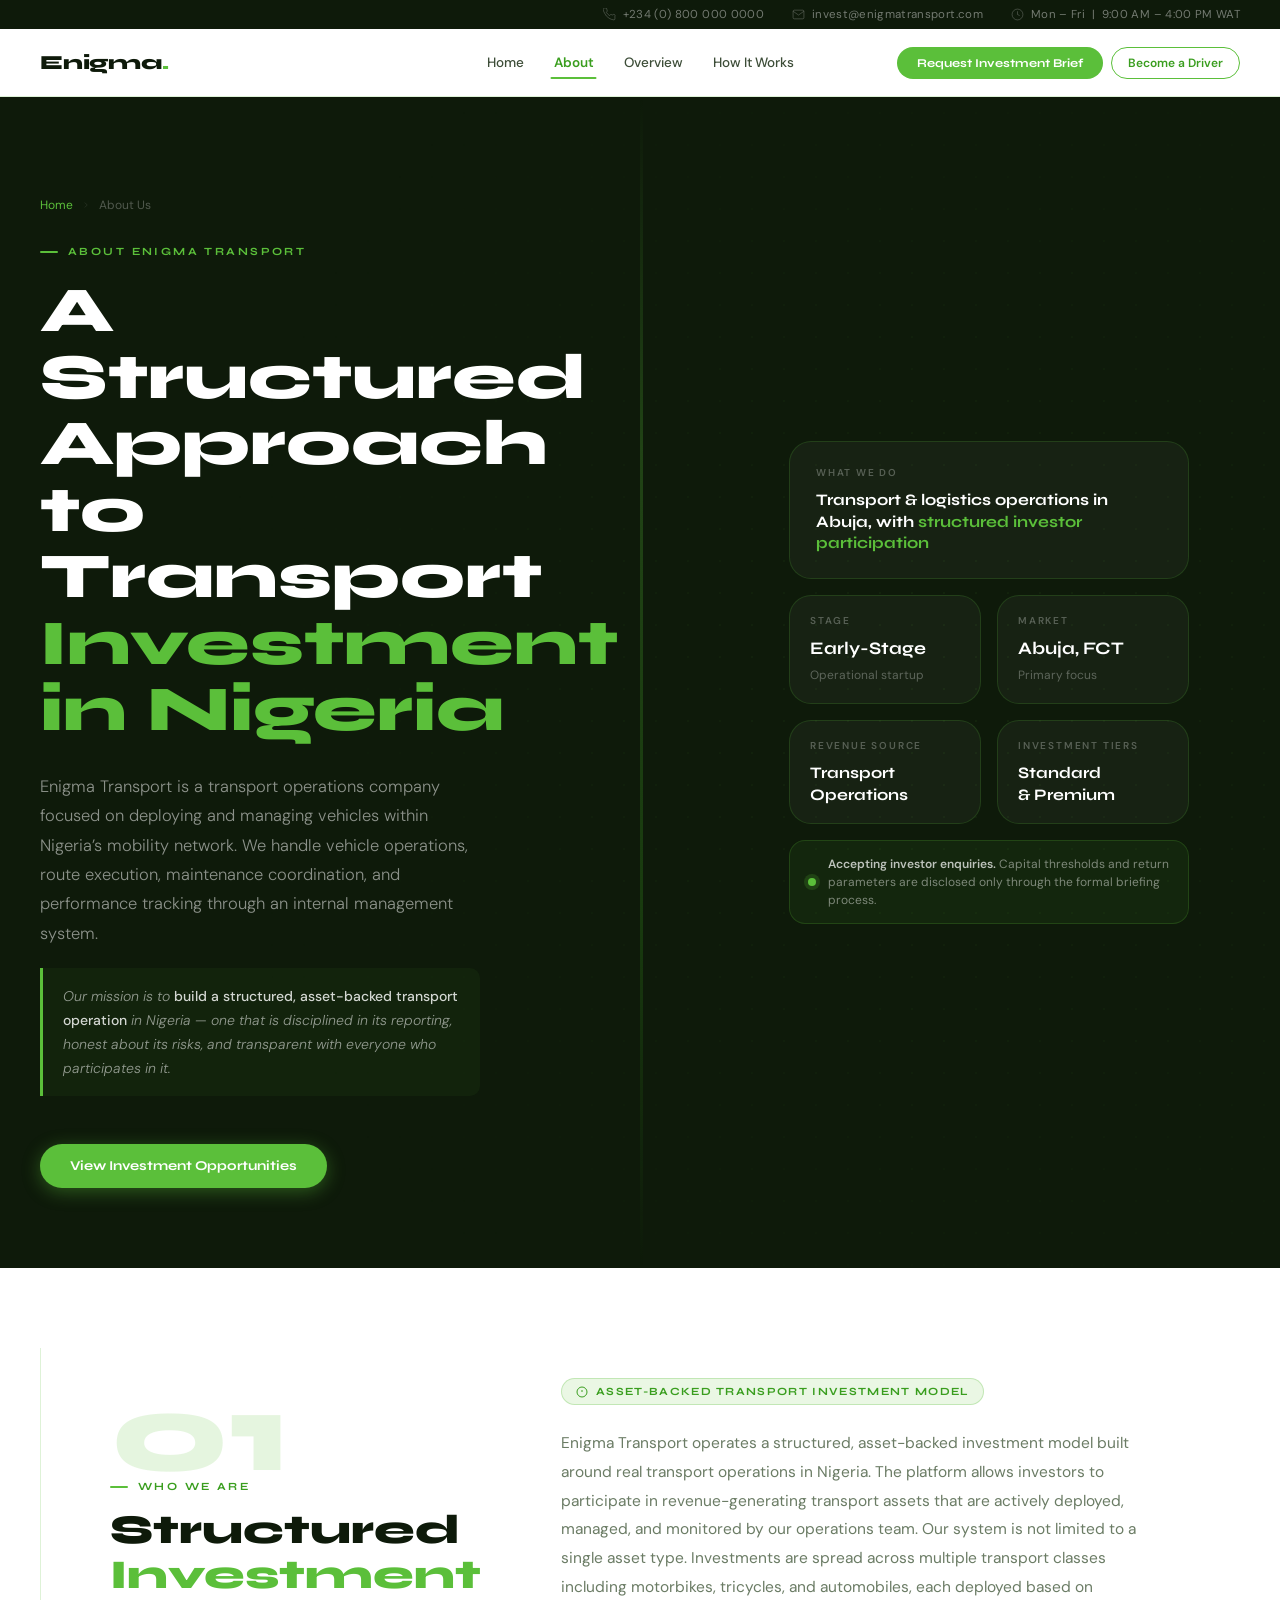
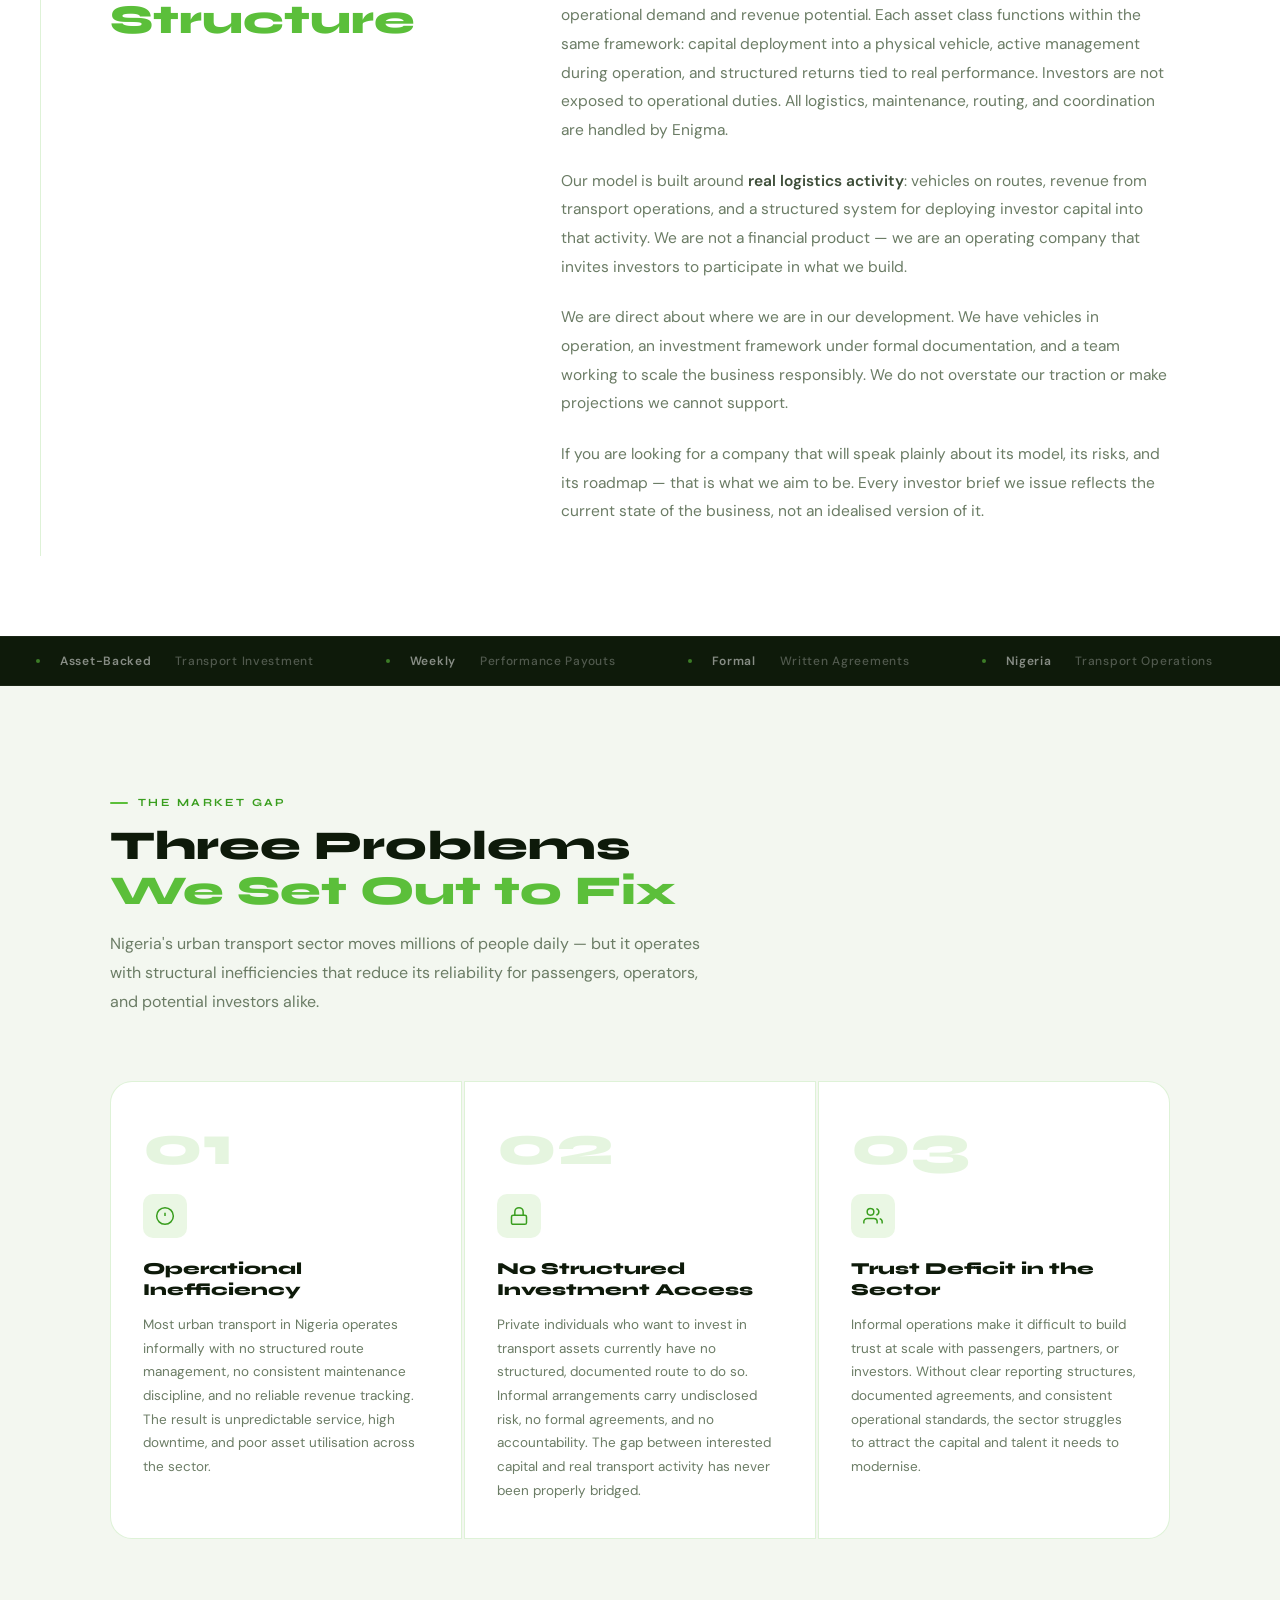
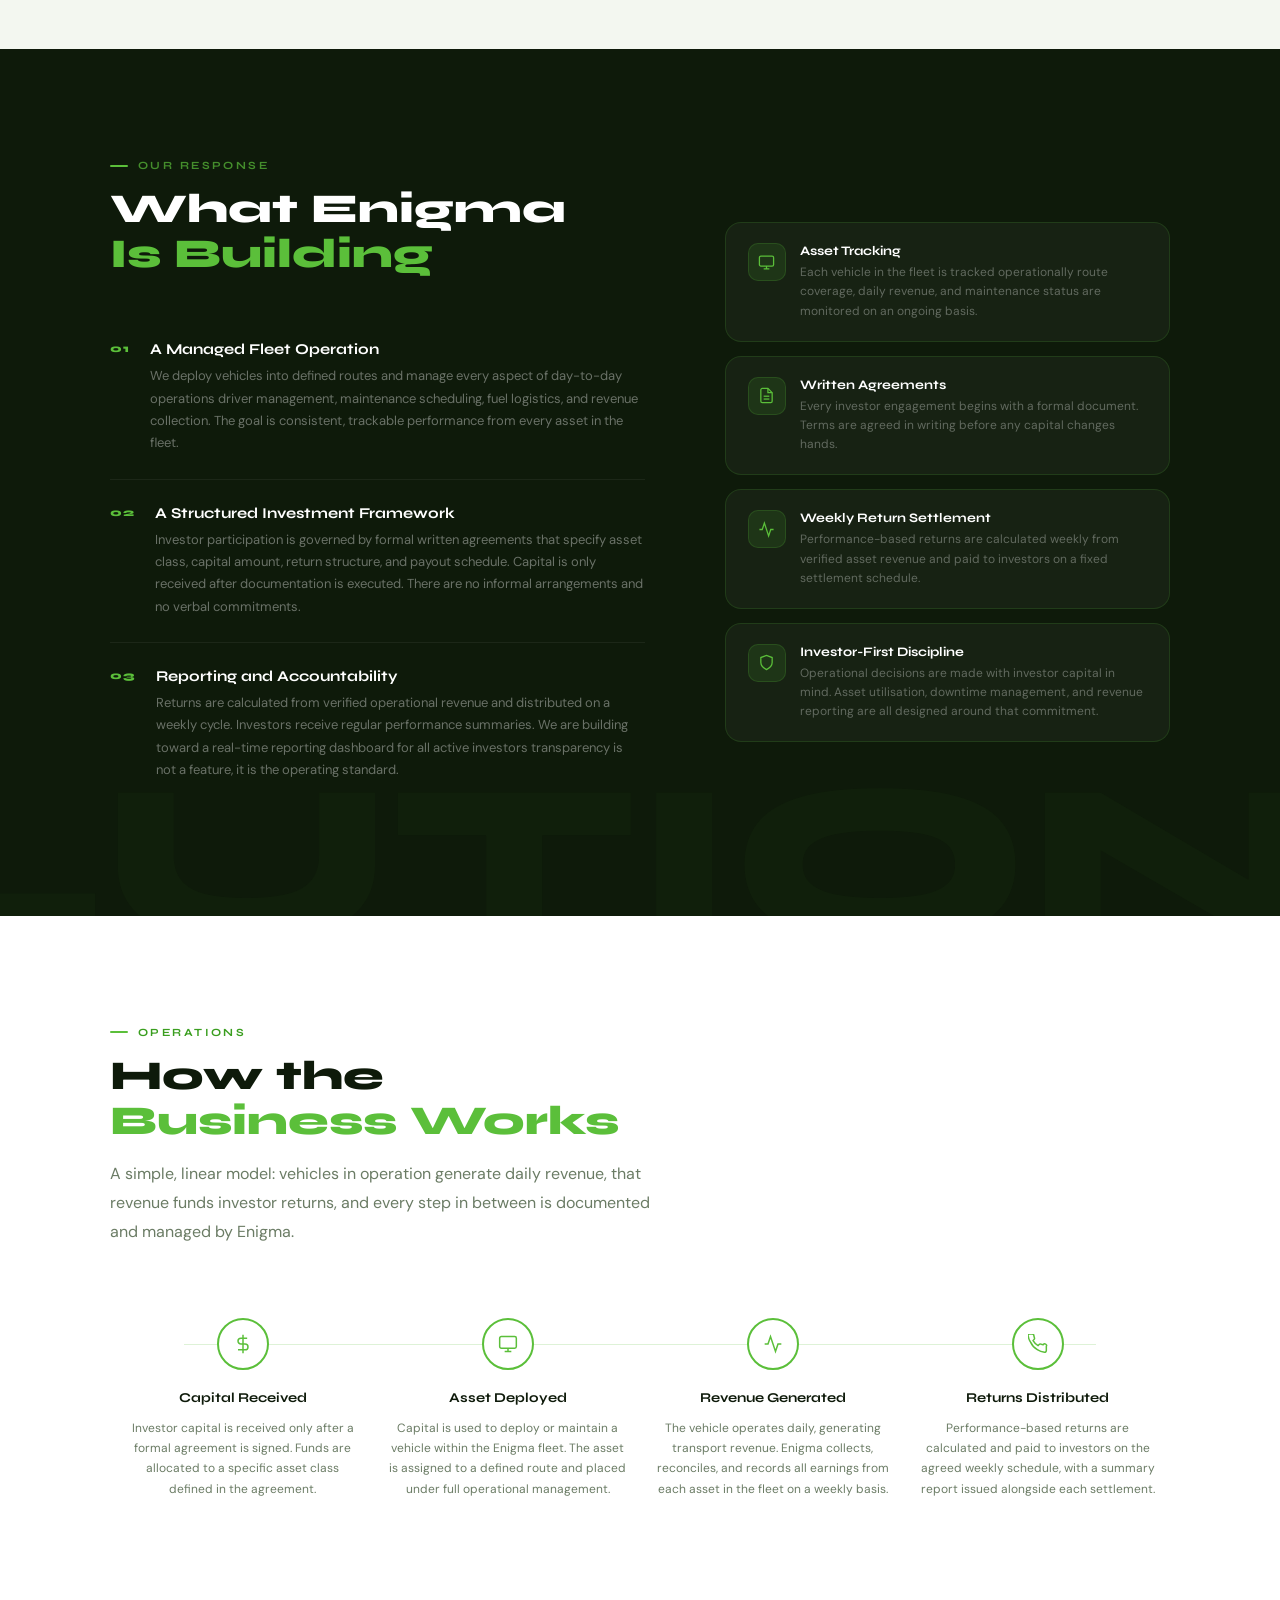
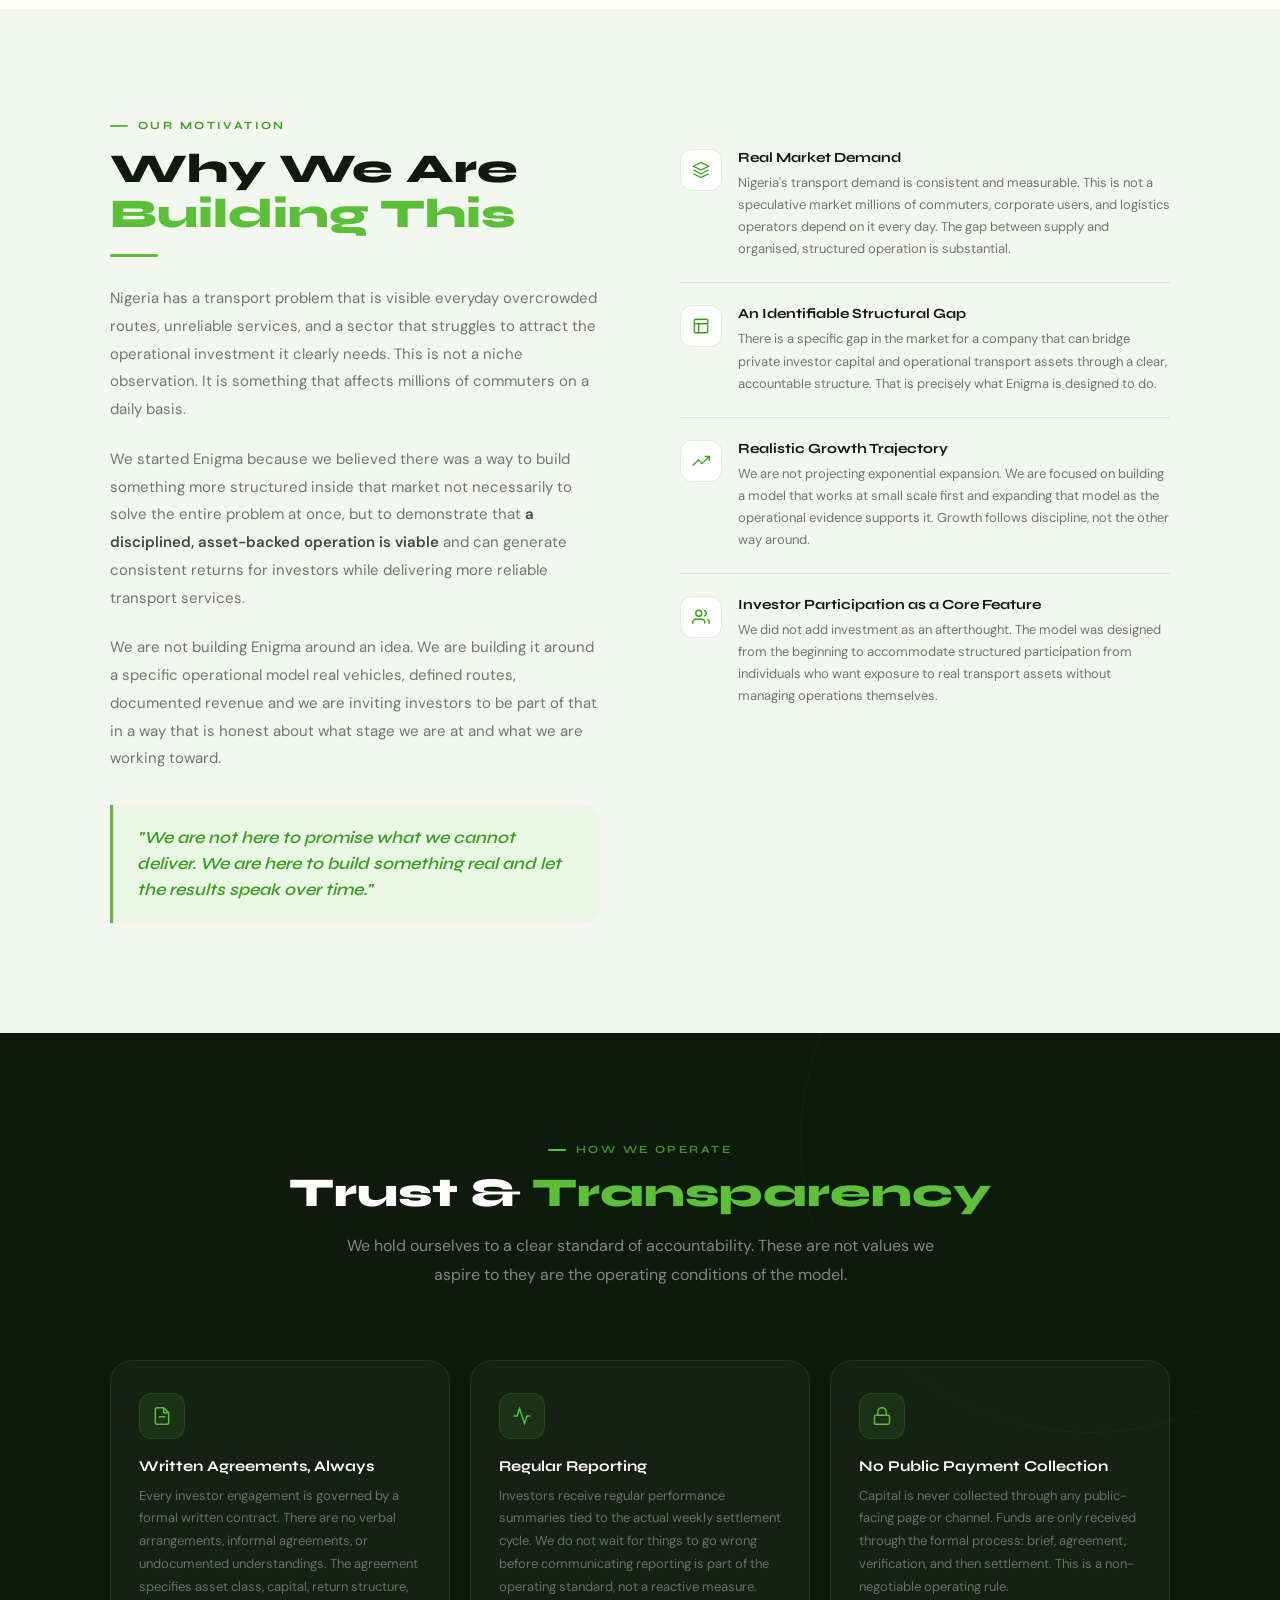
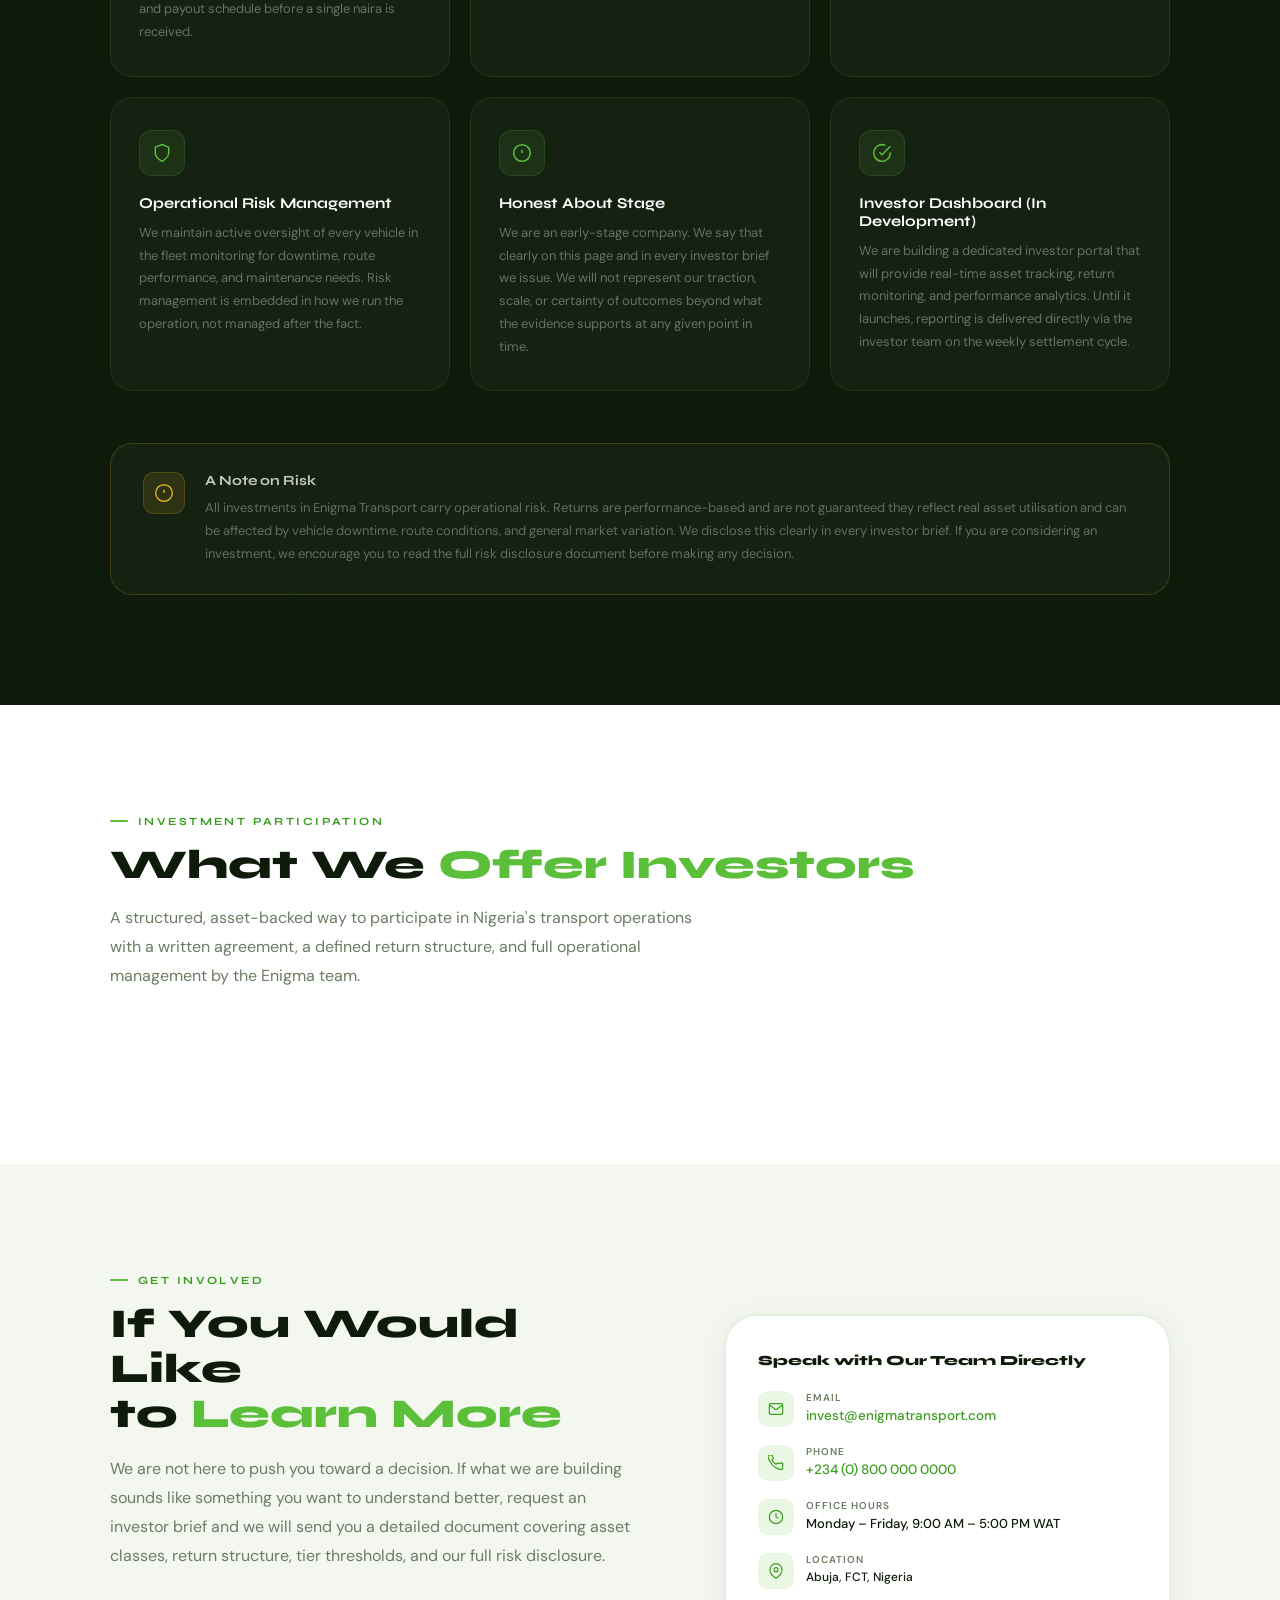
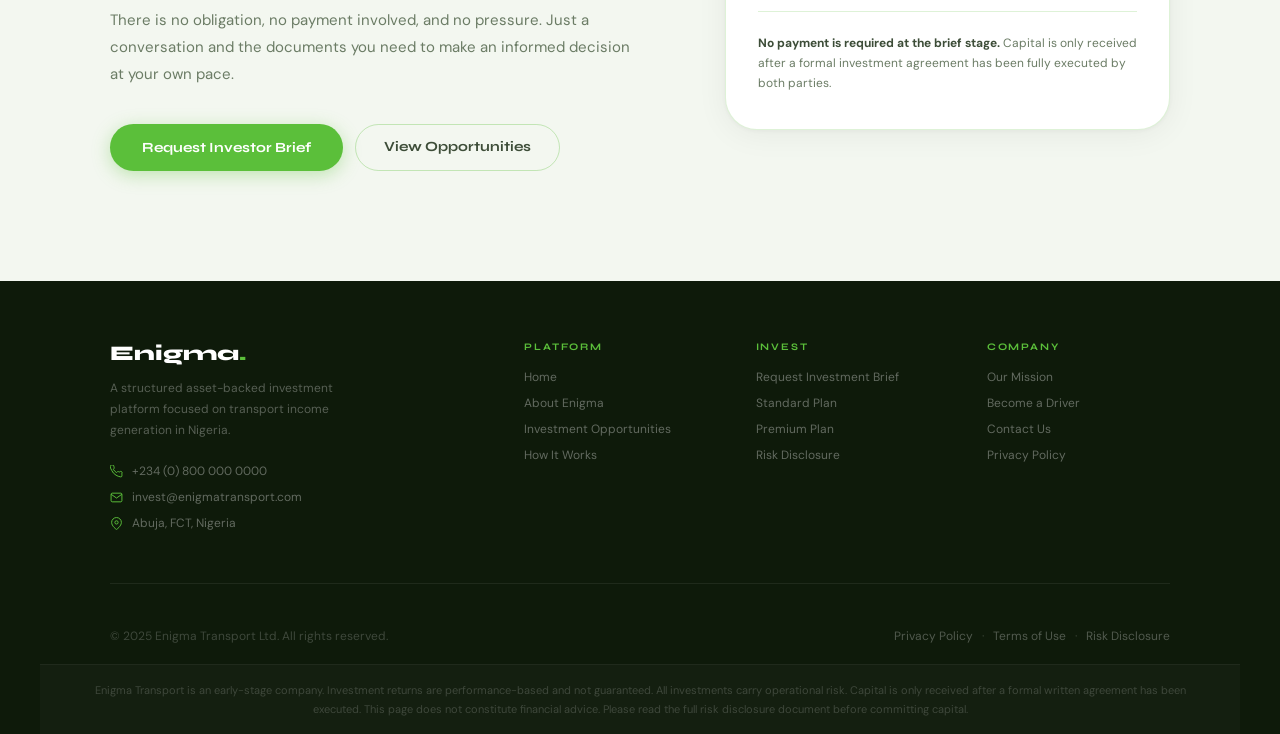
<file: about.html>
<!DOCTYPE html>
<html lang="en">
<head>
<meta charset="UTF-8" />
<meta name="viewport" content="width=device-width, initial-scale=1.0" />
<title>About Enigma Transport — Building a Structured Transport System</title>
<link rel="preconnect" href="https://fonts.googleapis.com" />
<link rel="preconnect" href="https://fonts.gstatic.com" crossorigin />
<link href="https://fonts.googleapis.com/css2?family=Syne:wght@400;600;700;800&family=DM+Sans:ital,wght@0,300;0,400;0,500;0,600;1,300&display=swap" rel="stylesheet" />
<style>

/* ─────────────────────────────────────────
   RESET & TOKENS
───────────────────────────────────────── */
*, *::before, *::after { box-sizing: border-box; margin: 0; padding: 0; }

:root {
  /* Brand */
  --green:        #5bbf3a;
  --green-dark:   #3a9e1f;
  --green-dim:    rgba(91,191,58,0.16);
  --green-pale:   #eaf7e4;

  /* Ink */
  --ink:          #0e1a0a;
  --ink-soft:     #3d4d38;
  --muted:        #6b7c65;
  --muted-lt:     #9aad94;

  /* Surfaces */
  --surface:      #ffffff;
  --bg:           #f3f7f0;
  --bg-dark:      #0e1a0a;

  /* Borders */
  --border:       rgba(91,191,58,0.20);
  --border-mid:   rgba(91,191,58,0.32);
  --border-ink:   rgba(255,255,255,0.08);

  /* Typography */
  --font-head: 'Syne', sans-serif;
  --font-body: 'DM Sans', sans-serif;

  /* Radii */
  --r-sm:   10px;
  --r-md:   16px;
  --r-lg:   22px;
  --r-xl:   32px;
  --r-pill: 100px;

  /* Shadows */
  --shadow-sm:    0 2px 12px rgba(0,0,0,0.05);
  --shadow-card:  0 4px 32px rgba(0,0,0,0.06), 0 1px 4px rgba(0,0,0,0.04);
  --shadow-green: 0 6px 24px rgba(91,191,58,0.28);
}

html { scroll-behavior: smooth; }
body {
  font-family: var(--font-body);
  background: var(--surface);
  color: var(--ink);
  overflow-x: hidden;
  /* subtle paper grain overlay */
  background-image: url("data:image/svg+xml,%3Csvg xmlns='http://www.w3.org/2000/svg' width='300' height='300'%3E%3Cfilter id='n'%3E%3CfeTurbulence type='fractalNoise' baseFrequency='0.9' numOctaves='4' stitchTiles='stitch'/%3E%3C/filter%3E%3Crect width='300' height='300' filter='url(%23n)' opacity='0.018'/%3E%3C/svg%3E");
}

/* ─────────────────────────────────────────
   ANIMATIONS
───────────────────────────────────────── */
@keyframes fadeUp {
  from { opacity: 0; transform: translateY(22px); }
  to   { opacity: 1; transform: translateY(0); }
}
@keyframes fadeIn  { from { opacity: 0; } to { opacity: 1; } }
@keyframes slideDown {
  from { transform: translateY(-100%); opacity: 0; }
  to   { transform: translateY(0);     opacity: 1; }
}
@keyframes drawLine {
  from { stroke-dashoffset: 200; }
  to   { stroke-dashoffset: 0;   }
}
@keyframes pulse {
  0%, 100% { opacity: 0.5; transform: scale(1);    }
  50%       { opacity: 1;   transform: scale(1.08); }
}
@keyframes ticker {
  0%   { transform: translateX(0); }
  100% { transform: translateX(-50%); }
}

/* ─────────────────────────────────────────
   TOP BAR
───────────────────────────────────────── */
.top-bar {
  background: var(--ink);
  display: flex; justify-content: flex-end; align-items: center;
  gap: 28px; padding: 7px 40px;
  font-size: 11.5px; color: rgba(255,255,255,0.42); letter-spacing: 0.03em;
}
.top-bar-item { display: flex; align-items: center; gap: 7px; }
.top-bar-item svg { opacity: 0.5; flex-shrink: 0; }
@media (max-width: 760px) { .top-bar { display: none; } }

/* ─────────────────────────────────────────
   HEADER
───────────────────────────────────────── */
.header {
  position: sticky; top: 0; z-index: 200;
  background: rgba(255,255,255,0.96);
  backdrop-filter: blur(14px); -webkit-backdrop-filter: blur(14px);
  border-bottom: 1px solid var(--border);
  padding: 0 40px;
  display: flex; align-items: center; gap: 40px;
  height: 68px;
  animation: slideDown 0.45s ease both;
}
.logo-link { text-decoration: none; display: flex; align-items: center; flex-shrink: 0; }
.logo-wordmark {
  font-family: var(--font-head); font-size: 1.25rem; font-weight: 800;
  color: var(--ink); letter-spacing: -0.01em;
}
.logo-wordmark span { color: var(--green); }

.nav {
  display: flex; align-items: center;
  position: absolute; left: 50%; transform: translateX(-50%);
}
.nav a {
  font-size: 13.5px; font-weight: 500; color: var(--ink-soft);
  text-decoration: none; padding: 8px 15px;
  position: relative; transition: color 0.2s; white-space: nowrap;
}
.nav a::after {
  content: ''; position: absolute; bottom: 0; left: 50%; right: 50%;
  height: 2px; background: var(--green); border-radius: 2px;
  transition: left 0.26s cubic-bezier(.22,1,.36,1), right 0.26s cubic-bezier(.22,1,.36,1);
}
.nav a:hover { color: var(--green-dark); }
.nav a:hover::after, .nav a.active::after { left: 12px; right: 12px; }
.nav a.active { color: var(--green-dark); font-weight: 600; }

.header-ctas { margin-left: auto; display: flex; align-items: center; gap: 8px; }
.btn-nav-pill {
  font-family: var(--font-head); font-size: 12px; font-weight: 700;
  background: var(--green); color: #fff;
  padding: 9px 20px; border-radius: var(--r-pill); border: none; cursor: pointer;
  transition: background 0.2s, transform 0.18s;
  text-decoration: none; display: inline-block;
}
.btn-nav-pill:hover { background: var(--green-dark); transform: scale(1.04); }
.btn-nav-ghost {
  font-family: var(--font-body); font-size: 12px; font-weight: 600;
  color: var(--green-dark); background: transparent;
  border: 1.5px solid var(--green); border-radius: var(--r-pill);
  padding: 7px 16px; cursor: pointer;
  transition: background 0.22s, color 0.22s, transform 0.18s;
  white-space: nowrap; text-decoration: none; display: inline-block;
}
.btn-nav-ghost:hover { background: var(--green); color: #fff; transform: scale(1.04); }

.menu-toggle {
  display: none; background: none; border: none; cursor: pointer;
  padding: 4px; flex-direction: column; gap: 5px; margin-left: auto;
}
.menu-toggle span { display: block; width: 22px; height: 2px; background: var(--ink); border-radius: 2px; transition: all 0.22s; }

/* MOBILE NAV */
.mobile-nav {
  display: none;
  position: fixed; 
  /* Using 0 ensures it snaps to the edges of the viewport exactly */
  top: 0;
  left: 0;
  right: 0;
  bottom: 0;
  width: 100%;
  height: 100%;
  
  background: var(--ink); 
  z-index: 200;
  flex-direction: column; 
  /* Adjusted padding: 80px top to clear the 'X' button better */
  padding: 80px 40px 40px; 
  animation: fadeIn 0.25s ease;
  
  /* Critical: prevents horizontal scrolling within the menu */
  overflow-x: hidden;
  overflow-y: auto;
}

.mobile-nav.open { 
  display: flex; 
}

.mobile-nav a {
  font-family: var(--font-head); 
  /* Reduced font size slightly so long words don't overflow */
  font-size: 1rem; 
  font-weight: 600;
  color: rgba(255,255,255,0.7); 
  text-decoration: none; 
  /* Reduced vertical padding to fit more items on small screens */
  padding: 12px 0;
  border-bottom: 1px solid rgba(255,255,255,0.06);
  transition: color 0.2s;
  
  /* Helps with the wide font style */
  letter-spacing: -0.02em;
  line-height: 1.1;
}

.mobile-nav a:hover { 
  color: var(--green); 
}

.mobile-nav .close-btn {
  position: absolute; 
  top: 24px; 
  right: 24px;
  background: none; 
  border: none; 
  cursor: pointer; 
  color: rgba(255,255,255,0.6);
  /* Increase hit area for thumbs */
  padding: 8px;
  z-index: 201;
}

.mobile-nav-ctas { 
  margin-top: auto; /* Pushes the 'Request' button to the bottom of the list */
  padding-top: 32px;
  display: flex; 
  flex-direction: column; 
  gap: 12px; 
}

.btn-primary {
  font-family: var(--font-head); font-size: 14px; font-weight: 700;
  background: var(--green); color: #fff; border: none;
  border-radius: 100px; padding: 14px 28px; cursor: pointer;
  transition: background 0.25s, transform 0.2s, box-shadow 0.25s;
  box-shadow: 0 4px 20px rgba(91,191,58,0.4); text-decoration: none;
  display: inline-block;
}
.btn-primary:hover { background: var(--green-dark); transform: translateY(-2px); box-shadow: 0 8px 28px rgba(91,191,58,0.45); }

.btn-ghost {
  font-family: var(--font-head); font-size: 14px; font-weight: 700;
  background: rgba(255,255,255,0.1); color: #fff;
  border: 1.5px solid rgba(255,255,255,0.35); border-radius: 100px;
  padding: 12px 24px; cursor: pointer; backdrop-filter: blur(6px);
  transition: background 0.25s, border-color 0.25s, transform 0.2s;
  text-decoration: none; display: inline-block;
}
.btn-ghost:hover { background: rgba(255,255,255,0.18); border-color: rgba(255,255,255,0.7); transform: translateY(-2px); }
/* ─────────────────────────────────────────
   SHARED UTILITIES
───────────────────────────────────────── */
.section-eyebrow {
  font-family: var(--font-head); font-size: 11px; font-weight: 700;
  letter-spacing: 0.22em; text-transform: uppercase;
  color: var(--green-dark); margin-bottom: 14px;
  display: flex; align-items: center; gap: 10px;
}
.section-eyebrow::before { content: ''; width: 18px; height: 2px; background: var(--green); border-radius: 2px; }
.section-eyebrow.light { color: rgba(91,191,58,0.7); }
.section-eyebrow.light::before { background: var(--green); }
.section-eyebrow.center { justify-content: center; }

.section-h2 {
  font-family: var(--font-head);
  font-size: clamp(1.9rem, 3.2vw, 2.7rem);
  font-weight: 800; color: var(--ink); line-height: 1.1;
}
.section-h2 .accent { color: var(--green); }
.section-h2.light { color: #fff; }
.section-h2.center { text-align: center; }

.section-lead {
  font-size: 16px; color: var(--muted); line-height: 1.82;
  max-width: 600px;
}
.section-lead.wide { max-width: 740px; }
.section-lead.center { text-align: center; margin: 0 auto; }
.section-lead.light { color: rgba(255,255,255,0.48); }

.divider-line {
  width: 48px; height: 3px; background: var(--green); border-radius: 3px;
  margin-bottom: 28px;
}
.divider-line.center { margin: 0 auto 28px; }

.check-icon {
  flex-shrink: 0; width: 20px; height: 20px;
  background: var(--green); border-radius: 50%;
  display: flex; align-items: center; justify-content: center;
  margin-top: 2px;
}
.check-icon svg { width: 10px; height: 10px; }

/* ─────────────────────────────────────────
   ① HERO
───────────────────────────────────────── */
.hero {
  background: var(--ink);
  min-height: 88vh;
  display: grid;
  grid-template-columns: 1fr 1fr;
  position: relative; overflow: hidden;
}

/* Fine dot-grid pattern */
.hero::before {
  content: '';
  position: absolute; inset: 0; z-index: 1; pointer-events: none;
  background-image: radial-gradient(rgba(91,191,58,0.09) 1px, transparent 1px);
  background-size: 32px 32px;
  mask-image: radial-gradient(ellipse 75% 85% at 75% 50%, rgba(0,0,0,0.7) 0%, transparent 80%);
}

/* Green vertical accent strip on right column join */
.hero-accent-strip {
  position: absolute; top: 0; bottom: 0; left: 50%;
  width: 3px;
  background: linear-gradient(180deg, transparent 0%, var(--green) 30%, var(--green-dark) 70%, transparent 100%);
  opacity: 0.25; z-index: 2; pointer-events: none;
}

.hero-left {
  padding: 100px 60px 80px 40px;
  display: flex; flex-direction: column; justify-content: center;
  position: relative; z-index: 3;
}

.breadcrumb {
  font-size: 12px; color: rgba(255,255,255,0.28);
  margin-bottom: 32px; display: flex; align-items: center; gap: 8px;
}
.breadcrumb a { color: var(--green); text-decoration: none; transition: opacity 0.2s; }
.breadcrumb a:hover { opacity: 0.8; }
.breadcrumb svg { width: 10px; height: 10px; opacity: 0.4; }

.hero-eyebrow {
  font-family: var(--font-head); font-size: 11px; font-weight: 700;
  letter-spacing: 0.22em; text-transform: uppercase; color: var(--green);
  margin-bottom: 20px; display: flex; align-items: center; gap: 10px;
  animation: fadeUp 0.5s 0.1s both;
}
.hero-eyebrow::before { content: ''; width: 18px; height: 2px; background: var(--green); border-radius: 2px; }

.hero-title {
  font-family: var(--font-head);
  font-size: clamp(1.6rem, 5vw, 4.4rem);
  font-weight: 800; color: #fff; line-height: 1.04;
  margin-bottom: 28px; animation: fadeUp 0.55s 0.18s both;
}
.hero-title .accent  { color: var(--green); }
.hero-title .subdued { color: rgba(255,255,255,0.38); font-weight: 400; }

.hero-statement {
  font-size: 16.5px; line-height: 1.78;
  color: rgba(255,255,255,0.52); max-width: 430px;
  margin-bottom: 20px; animation: fadeUp 0.55s 0.26s both;
  font-weight: 300;
}

/* Pull quote — mission statement */
.hero-mission {
  border-left: 3px solid var(--green);
  padding: 16px 20px;
  background: rgba(91,191,58,0.06);
  border-radius: 0 var(--r-sm) var(--r-sm) 0;
  margin-bottom: 48px; max-width: 440px;
  animation: fadeUp 0.55s 0.34s both;
}
.hero-mission p {
  font-size: 14px; font-style: italic; font-weight: 300;
  color: rgba(255,255,255,0.55); line-height: 1.72;
}
.hero-mission strong { color: rgba(255,255,255,0.82); font-style: normal; font-weight: 500; }

.hero-cta-row {
  display: flex; gap: 12px; flex-wrap: wrap;
  animation: fadeUp 0.55s 0.42s both;
}
.btn-hero-primary {
  font-family: var(--font-head); font-size: 13.5px; font-weight: 700;
  background: var(--green); color: #fff; border: none;
  border-radius: var(--r-pill); padding: 14px 30px; cursor: pointer;
  transition: background 0.22s, transform 0.18s, box-shadow 0.22s;
  box-shadow: 0 4px 18px rgba(91,191,58,0.38); text-decoration: none; display: inline-block;
}
.btn-hero-primary:hover { background: var(--green-dark); transform: translateY(-2px); box-shadow: 0 8px 28px rgba(91,191,58,0.45); }
.btn-hero-ghost {
  font-family: var(--font-head); font-size: 13.5px; font-weight: 700;
  background: rgba(255,255,255,0.07); color: #fff;
  border: 1.5px solid rgba(255,255,255,0.22); border-radius: var(--r-pill);
  padding: 12px 26px; cursor: pointer; backdrop-filter: blur(6px);
  transition: background 0.22s, border-color 0.22s, transform 0.18s;
  text-decoration: none; display: inline-block;
}
.btn-hero-ghost:hover { background: rgba(255,255,255,0.13); border-color: rgba(255,255,255,0.5); transform: translateY(-2px); }

/* Hero right — structured visual panel */
.hero-right {
  position: relative; z-index: 3; overflow: hidden;
  display: flex; align-items: center; justify-content: center;
  padding: 60px 40px 60px 60px;
}

.hero-panel {
  width: 100%; max-width: 400px;
  display: flex; flex-direction: column; gap: 16px;
  animation: fadeUp 0.7s 0.3s both;
}

/* Company fact card */
.fact-card {
  background: rgba(255,255,255,0.04);
  border: 1px solid rgba(91,191,58,0.18);
  border-radius: var(--r-lg); padding: 24px 26px;
  transition: border-color 0.25s, background 0.25s;
}
.fact-card:hover { border-color: rgba(91,191,58,0.38); background: rgba(91,191,58,0.04); }
.fact-card-label {
  font-size: 10px; font-weight: 600; letter-spacing: 0.18em; text-transform: uppercase;
  color: rgba(255,255,255,0.28); margin-bottom: 10px;
}
.fact-card-value {
  font-family: var(--font-head); font-size: 1rem; font-weight: 700;
  color: #fff; line-height: 1.35;
}
.fact-card-value .green { color: var(--green); }
.fact-card-sub { font-size: 12px; color: rgba(255,255,255,0.3); margin-top: 5px; line-height: 1.6; }

.fact-grid { display: grid; grid-template-columns: 1fr 1fr; gap: 16px; }
.fact-grid .fact-card { padding: 18px 20px; }
.fact-grid .fact-card-value { font-size: 1.4rem; }

.hero-status-bar {
  background: rgba(91,191,58,0.08); border: 1px solid rgba(91,191,58,0.2);
  border-radius: var(--r-md); padding: 14px 18px;
  display: flex; align-items: center; gap: 12px;
}
.status-dot {
  width: 8px; height: 8px; border-radius: 50%; background: var(--green);
  box-shadow: 0 0 0 4px rgba(91,191,58,0.18);
  animation: pulse 2.2s ease-in-out infinite; flex-shrink: 0;
}
.hero-status-bar p { font-size: 12px; color: rgba(255,255,255,0.45); line-height: 1.5; }
.hero-status-bar strong { color: rgba(255,255,255,0.72); font-weight: 600; }

/* ─────────────────────────────────────────
   ② WHO WE ARE
───────────────────────────────────────── */
.who-section {
  background: var(--surface);
  padding: 110px 40px;
  position: relative;
}
/* subtle left rule */
.who-section::before {
  content: '';
  position: absolute; left: 40px; top: 80px; bottom: 80px;
  width: 1px; background: var(--border);
}

.who-inner {
  max-width: 1060px; margin: 0 auto;
  display: grid; grid-template-columns: 1fr 1.7fr; gap: 80px; align-items: start;
}
.who-left { position: sticky; top: 100px; }
.who-number {
  font-family: var(--font-head); font-size: 7rem; font-weight: 800;
  color: var(--green-dim); line-height: 1; margin-bottom: -10px;
  user-select: none;
}

.who-body p { font-size: 15.5px; color: var(--muted); line-height: 1.85; margin-bottom: 22px; }
.who-body p:last-child { margin-bottom: 0; }
.who-body p strong { color: var(--ink-soft); font-weight: 600; }

.early-stage-badge {
  display: inline-flex; align-items: center; gap: 8px;
  background: var(--green-pale); border: 1px solid rgba(91,191,58,0.28);
  border-radius: var(--r-pill); padding: 6px 14px;
  font-family: var(--font-head); font-size: 11px; font-weight: 700;
  letter-spacing: 0.12em; text-transform: uppercase; color: var(--green-dark);
  margin-bottom: 24px;
}
.early-stage-badge svg { width: 12px; height: 12px; }

/* ─────────────────────────────────────────
   TICKER / MARQUEE
───────────────────────────────────────── */
.marquee-bar {
  background: var(--ink); padding: 0;
  overflow: hidden; border-top: 1px solid rgba(255,255,255,0.05);
  border-bottom: 1px solid rgba(255,255,255,0.05);
}
.marquee-track { display: flex; gap: 0; white-space: nowrap; animation: ticker 30s linear infinite; }
.marquee-item {
  display: flex; align-items: center; gap: 20px;
  padding: 16px 36px; font-size: 12px; font-weight: 500;
  color: rgba(255,255,255,0.28); letter-spacing: 0.06em; flex-shrink: 0;
}
.marquee-item .dot { width: 4px; height: 4px; border-radius: 50%; background: var(--green); opacity: 0.6; }
.marquee-item strong { color: rgba(255,255,255,0.5); font-weight: 600; }

/* ─────────────────────────────────────────
   ③ THE PROBLEM
───────────────────────────────────────── */
.problem-section {
  background: var(--bg);
  padding: 110px 40px;
}
.problem-inner { max-width: 1060px; margin: 0 auto; }
.problem-head { margin-bottom: 64px; }

.problem-grid { display: grid; grid-template-columns: repeat(3, 1fr); gap: 2px; }
.problem-card {
  background: var(--surface); padding: 36px 32px;
  border: 1px solid var(--border);
  position: relative; overflow: hidden;
  transition: border-color 0.28s, transform 0.28s;
}
.problem-card:first-child { border-radius: var(--r-lg) 0 0 var(--r-lg); }
.problem-card:last-child  { border-radius: 0 var(--r-lg) var(--r-lg) 0; }
.problem-card:hover { border-color: var(--green); transform: translateY(-4px); }

/* top accent line */
.problem-card::before {
  content: ''; position: absolute; top: 0; left: 0; right: 0; height: 3px;
  background: linear-gradient(90deg, var(--green), var(--green-dark));
  opacity: 0; transition: opacity 0.28s;
}
.problem-card:hover::before { opacity: 1; }

.problem-num {
  font-family: var(--font-head); font-size: 3.5rem; font-weight: 800;
  color: var(--green-dim); line-height: 1; margin-bottom: 20px;
  user-select: none;
}
.problem-icon {
  width: 44px; height: 44px; border-radius: var(--r-sm);
  background: var(--green-pale); display: flex; align-items: center; justify-content: center;
  margin-bottom: 20px;
}
.problem-icon svg { width: 20px; height: 20px; color: var(--green-dark); }
.problem-card h3 {
  font-family: var(--font-head); font-size: 1.05rem; font-weight: 800;
  color: var(--ink); margin-bottom: 12px; line-height: 1.3;
}
.problem-card p { font-size: 13.5px; color: var(--muted); line-height: 1.75; }

/* ─────────────────────────────────────────
   ④ OUR SOLUTION
───────────────────────────────────────── */
.solution-section {
  background: var(--ink);
  padding: 110px 40px;
  position: relative; overflow: hidden;
}
/* large decorative text */
.solution-section::after {
  content: 'SOLUTION';
  position: absolute; right: -40px; bottom: -60px;
  font-family: var(--font-head); font-size: 14rem; font-weight: 800;
  color: rgba(91,191,58,0.03); line-height: 1;
  pointer-events: none; user-select: none; white-space: nowrap;
}

.solution-inner {
  max-width: 1060px; margin: 0 auto;
  display: grid; grid-template-columns: 1.2fr 1fr; gap: 80px; align-items: center;
}

.solution-points { display: flex; flex-direction: column; gap: 0; margin-top: 40px; }
.solution-point {
  display: flex; gap: 20px; align-items: flex-start;
  padding: 24px 0; border-bottom: 1px solid rgba(255,255,255,0.06);
}
.solution-point:last-child { border-bottom: none; }
.sol-num {
  font-family: var(--font-head); font-size: 11px; font-weight: 800;
  color: var(--green); letter-spacing: 0.1em; flex-shrink: 0; padding-top: 2px;
}
.sol-text h4 {
  font-family: var(--font-head); font-size: 15px; font-weight: 700;
  color: #fff; margin-bottom: 7px;
}
.sol-text p { font-size: 13px; color: rgba(255,255,255,0.38); line-height: 1.72; }

/* Solution visual */
.solution-visual {
  display: flex; flex-direction: column; gap: 14px;
  animation: fadeUp 0.6s 0.3s both;
}
.sol-card {
  background: rgba(255,255,255,0.04); border: 1px solid rgba(91,191,58,0.16);
  border-radius: var(--r-md); padding: 20px 22px;
  display: flex; gap: 14px; align-items: flex-start;
  transition: background 0.22s, border-color 0.22s;
}
.sol-card:hover { background: rgba(91,191,58,0.06); border-color: rgba(91,191,58,0.32); }
.sol-card-icon {
  width: 38px; height: 38px; border-radius: 10px;
  background: rgba(91,191,58,0.12); border: 1px solid rgba(91,191,58,0.18);
  display: flex; align-items: center; justify-content: center; flex-shrink: 0;
}
.sol-card-icon svg { width: 17px; height: 17px; color: var(--green); }
.sol-card h5 {
  font-family: var(--font-head); font-size: 13px; font-weight: 700;
  color: #fff; margin-bottom: 4px;
}
.sol-card p { font-size: 12px; color: rgba(255,255,255,0.32); line-height: 1.6; }

/* ─────────────────────────────────────────
   ⑤ HOW WE OPERATE
───────────────────────────────────────── */
.operate-section {
  background: var(--surface);
  padding: 110px 40px;
}
.operate-inner { max-width: 1060px; margin: 0 auto; }
.operate-head { max-width: 560px; margin-bottom: 72px; }

.operate-flow {
  display: grid; grid-template-columns: repeat(4, 1fr);
  gap: 0; position: relative;
}
/* connecting line behind nodes */
.operate-flow::before {
  content: '';
  position: absolute; top: 26px; left: 7%; right: 7%;
  height: 1.5px; background: var(--border); z-index: 0;
}

.operate-step {
  display: flex; flex-direction: column; align-items: center;
  text-align: center; padding: 0 14px; position: relative; z-index: 1;
  animation: fadeUp 0.5s both;
}
.operate-step:nth-child(1) { animation-delay: 0.08s; }
.operate-step:nth-child(2) { animation-delay: 0.16s; }
.operate-step:nth-child(3) { animation-delay: 0.24s; }
.operate-step:nth-child(4) { animation-delay: 0.32s; }

.op-node {
  width: 52px; height: 52px; border-radius: 50%;
  background: var(--surface); border: 2px solid var(--green);
  display: flex; align-items: center; justify-content: center;
  margin-bottom: 20px; position: relative; z-index: 1;
  transition: background 0.25s, transform 0.25s, box-shadow 0.25s;
}
.operate-step:hover .op-node {
  background: var(--green); transform: scale(1.1);
  box-shadow: 0 0 0 6px rgba(91,191,58,0.12);
}
.op-node svg { width: 20px; height: 20px; color: var(--green); transition: color 0.25s; }
.operate-step:hover .op-node svg { color: #fff; }

.operate-step h4 {
  font-family: var(--font-head); font-size: 13.5px; font-weight: 700;
  color: var(--ink); margin-bottom: 10px; line-height: 1.3;
}
.operate-step p { font-size: 12px; color: var(--muted); line-height: 1.7; }

/* ─────────────────────────────────────────
   ⑥ WHY WE ARE BUILDING THIS
───────────────────────────────────────── */
.why-section {
  background: var(--bg);
  padding: 110px 40px;
}
.why-inner {
  max-width: 1060px; margin: 0 auto;
  display: grid; grid-template-columns: 1fr 1fr; gap: 80px; align-items: start;
}

.why-text p { font-size: 15px; color: var(--muted); line-height: 1.85; margin-bottom: 22px; }
.why-text p:last-child { margin-bottom: 0; }
.why-text p strong { color: var(--ink-soft); font-weight: 600; }

/* Pull quote */
.pull-quote {
  border-left: 3px solid var(--green);
  background: var(--green-pale); border-radius: 0 var(--r-md) var(--r-md) 0;
  padding: 20px 24px; margin-top: 32px;
}
.pull-quote p {
  font-family: var(--font-head); font-size: 1.05rem; font-weight: 600;
  color: var(--green-dark); line-height: 1.55; font-style: italic;
}

.why-right { padding-top: 8px; }
.why-pillars { display: flex; flex-direction: column; gap: 0; }
.why-pillar {
  display: flex; gap: 16px; align-items: flex-start;
  padding: 22px 0; border-bottom: 1px solid var(--border);
}
.why-pillar:last-child { border-bottom: none; }
.pillar-icon {
  width: 42px; height: 42px; border-radius: 12px;
  background: var(--surface); border: 1.5px solid var(--border);
  display: flex; align-items: center; justify-content: center; flex-shrink: 0;
  transition: border-color 0.22s, background 0.22s;
}
.why-pillar:hover .pillar-icon { border-color: var(--green); background: var(--green-pale); }
.pillar-icon svg { width: 18px; height: 18px; color: var(--green-dark); }
.pillar-body h4 {
  font-family: var(--font-head); font-size: 14px; font-weight: 700;
  color: var(--ink); margin-bottom: 6px;
}
.pillar-body p { font-size: 13px; color: var(--muted); line-height: 1.7; }

/* ─────────────────────────────────────────
   ⑦ TRUST & TRANSPARENCY
───────────────────────────────────────── */
.trust-section {
  background: var(--ink);
  padding: 110px 40px;
  position: relative; overflow: hidden;
}
.trust-section::before {
  content: '';
  position: absolute; top: -180px; right: -100px;
  width: 580px; height: 580px; border-radius: 50%;
  border: 1px solid rgba(91,191,58,0.06); pointer-events: none;
}
.trust-section::after {
  content: '';
  position: absolute; bottom: -120px; left: -80px;
  width: 380px; height: 380px; border-radius: 50%;
  border: 1px solid rgba(91,191,58,0.05); pointer-events: none;
}

.trust-inner { max-width: 1060px; margin: 0 auto; }
.trust-head { text-align: center; margin-bottom: 70px; }
.trust-head .section-lead { margin: 16px auto 0; }

.trust-grid { display: grid; grid-template-columns: repeat(3, 1fr); gap: 20px; margin-bottom: 52px; }
.trust-card {
  background: rgba(255,255,255,0.03); border: 1px solid rgba(91,191,58,0.14);
  border-radius: var(--r-lg); padding: 32px 28px;
  transition: background 0.25s, border-color 0.25s, transform 0.28s;
  animation: fadeUp 0.5s both;
}
.trust-card:nth-child(1) { animation-delay: 0.08s; }
.trust-card:nth-child(2) { animation-delay: 0.16s; }
.trust-card:nth-child(3) { animation-delay: 0.24s; }
.trust-card:hover { background: rgba(91,191,58,0.05); border-color: rgba(91,191,58,0.3); transform: translateY(-5px); }

.trust-card-icon {
  width: 46px; height: 46px; border-radius: 13px;
  background: rgba(91,191,58,0.10); border: 1px solid rgba(91,191,58,0.18);
  display: flex; align-items: center; justify-content: center; margin-bottom: 18px;
}
.trust-card-icon svg { width: 20px; height: 20px; color: var(--green); }
.trust-card h4 { font-family: var(--font-head); font-size: 15px; font-weight: 700; color: #fff; margin-bottom: 10px; }
.trust-card p { font-size: 13px; color: rgba(255,255,255,0.36); line-height: 1.75; }

/* Risk acknowledgment band */
.risk-band {
  background: rgba(255,255,255,0.03); border: 1px solid rgba(212,168,39,0.22);
  border-radius: var(--r-lg); padding: 28px 32px;
  display: flex; gap: 20px; align-items: flex-start;
}
.risk-band-icon {
  width: 42px; height: 42px; border-radius: 11px;
  background: rgba(212,168,39,0.12); border: 1px solid rgba(212,168,39,0.22);
  display: flex; align-items: center; justify-content: center; flex-shrink: 0;
}
.risk-band-icon svg { width: 20px; height: 20px; color: #d4a827; }
.risk-band h4 { font-family: var(--font-head); font-size: 14px; font-weight: 700; color: rgba(255,255,255,0.75); margin-bottom: 8px; }
.risk-band p { font-size: 13px; color: rgba(255,255,255,0.34); line-height: 1.75; }

/* ─────────────────────────────────────────
   ⑧ WHAT WE OFFER INVESTORS
───────────────────────────────────────── */
.offer-section {
  background: var(--surface);
  padding: 110px 40px;
}
.offer-inner { max-width: 1060px; margin: 0 auto; }
.offer-head { margin-bottom: 64px; }

.offer-grid { display: grid; grid-template-columns: 1.4fr 1fr 1fr; gap: 24px; }

/* Main offer block */
.offer-main {
  background: var(--ink); border-radius: var(--r-xl); padding: 44px 38px;
  display: flex; flex-direction: column; justify-content: space-between;
  min-height: 400px; position: relative; overflow: hidden;
  animation: fadeUp 0.55s 0.1s both;
}
.offer-main::before {
  content: '';
  position: absolute; inset: 0;
  background-image: radial-gradient(rgba(91,191,58,0.08) 1px, transparent 1px);
  background-size: 24px 24px; pointer-events: none;
}
.offer-main-content { position: relative; z-index: 1; }
.offer-main h3 {
  font-family: var(--font-head); font-size: 1.5rem; font-weight: 800;
  color: #fff; line-height: 1.18; margin-bottom: 16px;
}
.offer-main h3 .accent { color: var(--green); }
.offer-main p { font-size: 14px; color: rgba(255,255,255,0.4); line-height: 1.75; }

.offer-main-footer { position: relative; z-index: 1; margin-top: 36px; }
.offer-main-cta {
  font-family: var(--font-head); font-size: 13px; font-weight: 700;
  background: var(--green); color: #fff; border: none;
  border-radius: var(--r-pill); padding: 13px 26px; cursor: pointer;
  transition: background 0.22s, transform 0.18s, box-shadow 0.22s;
  box-shadow: 0 4px 16px rgba(91,191,58,0.35); text-decoration: none; display: inline-block;
}
.offer-main-cta:hover { background: var(--green-dark); transform: translateY(-2px); box-shadow: 0 7px 22px rgba(91,191,58,0.42); }

/* Tier cards */
.tier-card {
  border: 1.5px solid var(--border); border-radius: var(--r-xl);
  padding: 36px 28px; display: flex; flex-direction: column;
  transition: border-color 0.28s, transform 0.28s, box-shadow 0.28s;
  animation: fadeUp 0.55s both;
}
.tier-card.standard { animation-delay: 0.18s; }
.tier-card.premium  { animation-delay: 0.26s; border-color: rgba(212,168,39,0.28); }
.tier-card:hover { transform: translateY(-6px); box-shadow: 0 18px 48px rgba(91,191,58,0.1); border-color: var(--green); }
.tier-card.premium:hover { border-color: #d4a827; box-shadow: 0 18px 48px rgba(212,168,39,0.12); }

.tier-badge {
  display: inline-flex; align-items: center; gap: 6px;
  border-radius: var(--r-pill); padding: 5px 12px;
  font-family: var(--font-head); font-size: 10px; font-weight: 800;
  letter-spacing: 0.14em; text-transform: uppercase; margin-bottom: 22px; align-self: flex-start;
}
.tier-badge.standard { background: var(--green-pale); color: var(--green-dark); border: 1px solid rgba(91,191,58,0.25); }
.tier-badge.premium  { background: #fdf6e3;           color: #9a7a10;           border: 1px solid rgba(212,168,39,0.3);  }

.tier-name { font-family: var(--font-head); font-size: 1.2rem; font-weight: 800; color: var(--ink); margin-bottom: 6px; }
.tier-desc { font-size: 13px; color: var(--muted); line-height: 1.65; margin-bottom: 28px; }
.tier-features { display: flex; flex-direction: column; gap: 11px; flex: 1; }
.tier-feat { display: flex; align-items: flex-start; gap: 10px; font-size: 12px; color: var(--ink-soft); line-height: 1.5; }
.tier-feat svg { flex-shrink: 0; margin-top: 2px; }

.tier-link {
  font-family: var(--font-head); font-size: 12px; font-weight: 700;
  text-decoration: none; display: flex; align-items: center; gap: 6px;
  margin-top: 28px; transition: gap 0.2s;
}
.tier-link.green { color: var(--green-dark); }
.tier-link.gold  { color: #b8920e; }
.tier-link:hover { gap: 10px; }
.tier-link svg { width: 13px; height: 13px; }

/* ─────────────────────────────────────────
   ⑨ CALL TO ACTION
───────────────────────────────────────── */
.cta-section {
  background: var(--bg);
  padding: 110px 40px;
}
.cta-inner {
  max-width: 1060px; margin: 0 auto;
  display: grid; grid-template-columns: 1.2fr 1fr; gap: 80px; align-items: center;
}

.cta-text .section-h2 { margin-bottom: 18px; }
.cta-text .section-lead { margin-bottom: 36px; }
.cta-actions { display: flex; gap: 12px; flex-wrap: wrap; }
.btn-cta-primary {
  font-family: var(--font-head); font-size: 14px; font-weight: 700;
  background: var(--green); color: #fff; border: none;
  border-radius: var(--r-pill); padding: 15px 32px; cursor: pointer;
  transition: background 0.22s, transform 0.18s, box-shadow 0.22s;
  box-shadow: 0 4px 18px rgba(91,191,58,0.35); text-decoration: none; display: inline-block;
}
.btn-cta-primary:hover { background: var(--green-dark); transform: translateY(-2px); box-shadow: 0 8px 28px rgba(91,191,58,0.42); }
.btn-cta-outline {
  font-family: var(--font-head); font-size: 14px; font-weight: 700;
  background: transparent; color: var(--ink-soft);
  border: 1.5px solid var(--border-mid); border-radius: var(--r-pill);
  padding: 13px 28px; cursor: pointer;
  transition: border-color 0.22s, color 0.22s, background 0.22s;
  text-decoration: none; display: inline-block;
}
.btn-cta-outline:hover { border-color: var(--green); color: var(--green-dark); background: var(--green-pale); }

/* Contact info panel */
.cta-panel {
  background: var(--surface); border: 1.5px solid var(--border);
  border-radius: var(--r-xl); padding: 36px 32px;
  box-shadow: var(--shadow-card);
}
.cta-panel h4 { font-family: var(--font-head); font-size: 14px; font-weight: 800; color: var(--ink); margin-bottom: 22px; }
.contact-row { display: flex; align-items: flex-start; gap: 12px; margin-bottom: 18px; }
.contact-row:last-child { margin-bottom: 0; }
.contact-icon { width: 36px; height: 36px; border-radius: 10px; background: var(--green-pale); display: flex; align-items: center; justify-content: center; flex-shrink: 0; }
.contact-icon svg { width: 16px; height: 16px; color: var(--green-dark); }
.contact-label { font-size: 10px; font-weight: 600; letter-spacing: 0.1em; text-transform: uppercase; color: var(--muted); margin-bottom: 3px; }
.contact-value { font-size: 13.5px; font-weight: 500; color: var(--ink); }
.contact-value a { color: var(--green-dark); text-decoration: none; }
.contact-value a:hover { text-decoration: underline; }

.cta-panel-divider { height: 1px; background: var(--border); margin: 22px 0; }
.cta-panel-note { font-size: 12px; color: var(--muted); line-height: 1.65; }
.cta-panel-note strong { color: var(--ink-soft); }

/* ─────────────────────────────────────────
   FOOTER
───────────────────────────────────────── */
footer { background: var(--ink); padding: 60px 40px 0; }
.footer-grid {
  max-width: 1060px; margin: 0 auto;
  display: grid; grid-template-columns: 2fr 1fr 1fr 1fr;
  gap: 48px; padding-bottom: 52px;
  border-bottom: 1px solid rgba(255,255,255,0.07);
  margin-bottom: 24px; align-items: start;
}
.footer-wordmark { font-family: var(--font-head); font-size: 1.3rem; font-weight: 800; color: #fff; margin-bottom: 12px; }
.footer-wordmark span { color: var(--green); }
.footer-tagline { font-size: 12px; color: rgba(255,255,255,0.3); line-height: 1.75; max-width: 270px; margin-bottom: 22px; }
.footer-contact { display: flex; flex-direction: column; gap: 10px; }
.footer-contact-row { display: flex; align-items: flex-start; gap: 9px; }
.footer-contact-row svg { width: 13px; height: 13px; color: var(--green); margin-top: 2px; flex-shrink: 0; }
.footer-contact-row a, .footer-contact-row span { font-size: 12px; color: rgba(255,255,255,0.35); text-decoration: none; transition: color 0.2s; }
.footer-contact-row a:hover { color: var(--green); }
.footer-col h5 { font-family: var(--font-head); font-size: 10px; font-weight: 700; letter-spacing: 0.18em; text-transform: uppercase; color: var(--green); margin-bottom: 16px; }
.footer-col a { display: block; font-size: 12px; color: rgba(255,255,255,0.35); text-decoration: none; margin-bottom: 10px; transition: color 0.2s; }
.footer-col a:hover { color: var(--green); }
.footer-bottom {
  max-width: 1060px; margin: 0 auto;
  display: flex; justify-content: space-between; align-items: center;
  flex-wrap: wrap; gap: 10px; padding: 20px 0;
  font-size: 12px; color: rgba(255,255,255,0.2);
}
.footer-bottom a { color: rgba(255,255,255,0.28); text-decoration: none; transition: color 0.2s; }
.footer-bottom a:hover { color: var(--green); }
.footer-dot { margin: 0 6px; }
.disclaimer-strip {
  background: rgba(255,255,255,0.025); border-top: 1px solid rgba(255,255,255,0.05);
  padding: 16px 40px; text-align: center;
  font-size: 11px; color: rgba(255,255,255,0.18); line-height: 1.65;
}

/* ─────────────────────────────────────────
   RESPONSIVE
───────────────────────────────────────── */
@media (max-width: 1024px) {
  .hero                { grid-template-columns: 1fr; min-height: auto; }
  .hero-right          { display: none; }
  .who-inner           { grid-template-columns: 1fr; gap: 40px; }
  .who-left            { position: static; }
  .problem-grid        { grid-template-columns: 1fr; }
  .problem-card        { border-radius: 0; }
  .problem-card:first-child { border-radius: var(--r-lg) var(--r-lg) 0 0; }
  .problem-card:last-child  { border-radius: 0 0 var(--r-lg) var(--r-lg); }
  .solution-inner      { grid-template-columns: 1fr; gap: 48px; }
  .operate-flow        { grid-template-columns: repeat(2, 1fr); }
  .operate-flow::before { display: none; }
  .why-inner           { grid-template-columns: 1fr; gap: 48px; }
  .trust-grid          { grid-template-columns: 1fr 1fr; }
  .offer-grid          { grid-template-columns: 1fr; }
  .offer-main          { min-height: auto; }
  .cta-inner           { grid-template-columns: 1fr; gap: 48px; }
  .footer-grid         { grid-template-columns: 1fr 1fr; }
}
@media (max-width: 760px) {
  .header              { padding: 0 20px; }
  .nav                 { display: none; }
  .header-ctas         { display: none; }
  .menu-toggle         { display: flex; }
  .hero-left           { padding: 70px 20px 60px; }
  .who-section::before { display: none; }
  .who-section, .problem-section, .solution-section, .operate-section,
  .why-section, .trust-section, .offer-section, .cta-section { padding: 70px 20px; }
  .trust-grid          { grid-template-columns: 1fr; }
  .operate-flow        { grid-template-columns: 1fr; }
  .marquee-bar         { display: none; }
  footer               { padding: 44px 20px 0; }
  .footer-grid         { grid-template-columns: 1fr; gap: 28px; }
  .disclaimer-strip    { padding: 14px 20px; }
}
</style>
</head>
<body>

<!-- ── Top Bar ── -->
<div class="top-bar">
  <div class="top-bar-item">
    <svg width="13" height="13" fill="none" stroke="currentColor" stroke-width="1.8" viewBox="0 0 24 24"><path d="M22 16.92v3a2 2 0 01-2.18 2 19.79 19.79 0 01-8.63-3.07A19.5 19.5 0 013.07 9.81 19.79 19.79 0 010 1.17 2 2 0 012 0h3a2 2 0 012 1.72 12.84 12.84 0 00.7 2.81 2 2 0 01-.45 2.11L6.09 7.91a16 16 0 006 6l1.27-1.27a2 2 0 012.11-.45 12.84 12.84 0 002.81.7A2 2 0 0122 14.92z"/></svg>
    +234 (0) 800 000 0000
  </div>
  <div class="top-bar-item">
    <svg width="13" height="13" fill="none" stroke="currentColor" stroke-width="1.8" viewBox="0 0 24 24"><path d="M4 4h16c1.1 0 2 .9 2 2v12c0 1.1-.9 2-2 2H4c-1.1 0-2-.9-2-2V6c0-1.1.9-2 2-2z"/><polyline points="22,6 12,13 2,6"/></svg>
    invest@enigmatransport.com
  </div>
  <div class="top-bar-item">
    <svg width="13" height="13" fill="none" stroke="currentColor" stroke-width="1.8" viewBox="0 0 24 24"><circle cx="12" cy="12" r="10"/><polyline points="12 6 12 12 16 14"/></svg>
    Mon – Fri &nbsp;|&nbsp; 9:00 AM – 4:00 PM WAT
  </div>
</div>

<!-- ── Header ── -->
<header class="header">
  <a href="index.html" class="logo-link">
    <span class="logo-wordmark">Enigma<span>.</span></span>
  </a>
  <nav class="nav">
    <a href="index.html">Home</a>
    <a href="about.html" class="active">About</a>
    <a href="opportunities.html">Overview</a>
    <a href="how-it-works.html">How It Works</a>

  </nav>
  <div class="header-ctas">
    <a href="invest.html"  class="btn-nav-pill">Request Investment Brief</a>
    <a href="contact.html" class="btn-nav-ghost">Become a Driver</a>

  </div>
  <button class="menu-toggle" id="menuToggle" aria-label="Open menu">
    <span></span><span></span><span></span>
  </button>
</header>

<!-- ── Mobile Nav ── -->
<div class="mobile-nav" id="mobileNav">
  <button class="close-btn" id="closeNav" aria-label="Close">
    <svg width="24" height="24" fill="none" stroke="currentColor" stroke-width="2" viewBox="0 0 24 24"><line x1="18" y1="6" x2="6" y2="18"/><line x1="6" y1="6" x2="18" y2="18"/></svg>
  </button>
  <a href="index.html">Home</a>
  <a href="about.html" class="active">About</a>
  <a href="opportunities.html">Overview</a>
  <a href="how-it-works.html">How It Works</a>
  <div class="mobile-nav-ctas">
    <a href="invest.html" class="btn-primary" style="text-align:center;">Request Investment Brief</a>
    <a href="contact.html" class="btn-ghost" style="text-align:center;">Become a Driver</a>
  </div>
</div>


<!-- ═══════════════════════════════════════
   ① HERO
════════════════════════════════════════ -->
<section class="hero">
  <div class="hero-accent-strip"></div>

  <div class="hero-left">
    <div class="breadcrumb">
      <a href="index.html">Home</a>
      <svg fill="none" stroke="currentColor" stroke-width="2" viewBox="0 0 24 24"><polyline points="9 18 15 12 9 6"/></svg>
      About Us
    </div>

    <div class="hero-eyebrow">About Enigma Transport</div>

    <h1 class="hero-title">
      A Structured Approach <br/>
       to Transport <span class="accent">Investment in Nigeria</span><br/>
    
    </h1>

    <p class="hero-statement">
    Enigma Transport is a transport operations company focused on deploying and managing vehicles within Nigeria’s mobility network.

We handle vehicle operations, route execution, maintenance coordination, and performance tracking through an internal management system.
    </p>

    <div class="hero-mission">
      <p>Our mission is to <strong>build a structured, asset-backed transport operation</strong> in Nigeria — one that is disciplined in its reporting, honest about its risks, and transparent with everyone who participates in it.</p>
    </div>

    <div class="hero-cta-row">
      <a href="opportunities.html" class="btn-hero-primary">View Investment Opportunities</a>
      <!--<a href="invest.html" class="btn-hero-ghost">Request Investor Brief</a>-->
    </div>
  </div>

  <!-- Right panel — structured fact cards -->
  <div class="hero-right">
    <div class="hero-panel">
      <div class="fact-card">
        <div class="fact-card-label">What We Do</div>
        <div class="fact-card-value">Transport &amp; logistics operations in Abuja, with <span class="green">structured investor participation</span></div>
      </div>

      <div class="fact-grid">
        <div class="fact-card">
          <div class="fact-card-label">Stage</div>
          <div class="fact-card-value" style="font-size:1.1rem;">Early-Stage</div>
          <div class="fact-card-sub">Operational startup</div>
        </div>
        <div class="fact-card">
          <div class="fact-card-label">Market</div>
          <div class="fact-card-value" style="font-size:1.1rem;">Abuja, FCT</div>
          <div class="fact-card-sub">Primary focus</div>
        </div>
        <div class="fact-card">
          <div class="fact-card-label">Revenue Source</div>
          <div class="fact-card-value" style="font-size:1rem;">Transport<br/>Operations</div>
        </div>
        <div class="fact-card">
          <div class="fact-card-label">Investment Tiers</div>
          <div class="fact-card-value" style="font-size:1rem;">Standard<br/>&amp; Premium</div>
        </div>
      </div>

      <div class="hero-status-bar">
        <div class="status-dot"></div>
        <p><strong>Accepting investor enquiries.</strong> Capital thresholds and return parameters are disclosed only through the formal briefing process.</p>
      </div>
    </div>
  </div>
</section>


<!-- ═══════════════════════════════════════
   ② WHO WE ARE
════════════════════════════════════════ -->
<section class="who-section">
  <div class="who-inner">
    <div class="who-left">
      <div class="who-number">01</div>
      <div class="section-eyebrow">Who We Are</div>
      <h2 class="section-h2">Structured <br/><span class="accent">Investment Structure</span></h2>
    </div>
    <div class="who-body">
      <div class="early-stage-badge">
        <svg fill="none" stroke="currentColor" stroke-width="2" viewBox="0 0 24 24" width="12" height="12"><circle cx="12" cy="12" r="10"/><line x1="12" y1="8" x2="12" y2="12"/><line x1="12" y1="16" x2="12.01" y2="16"/></svg>
       Asset-Backed Transport Investment Model
      </div>
      <p>
        Enigma Transport operates a structured, asset-backed investment model built around real transport operations in Nigeria. The platform allows investors to participate in revenue-generating transport assets that are actively deployed, managed, and monitored by our operations team.

Our system is not limited to a single asset type. Investments are spread across multiple transport classes including motorbikes, tricycles, and automobiles, each deployed based on operational demand and revenue potential.

Each asset class functions within the same framework: capital deployment into a physical vehicle, active management during operation, and structured returns tied to real performance.

Investors are not exposed to operational duties. All logistics, maintenance, routing, and coordination are handled by Enigma.
      </p>
      <p>
        Our model is built around <strong>real logistics activity</strong>: vehicles on routes, revenue from transport operations, and a structured system for deploying investor capital into that activity. We are not a financial product — we are an operating company that invites investors to participate in what we build.
      </p>
      <p>
        We are direct about where we are in our development. We have vehicles in operation, an investment framework under formal documentation, and a team working to scale the business responsibly. We do not overstate our traction or make projections we cannot support.
      </p>
      <p>
        If you are looking for a company that will speak plainly about its model, its risks, and its roadmap — that is what we aim to be. Every investor brief we issue reflects the current state of the business, not an idealised version of it.
      </p>
    </div>
  </div>
</section>


<!-- ── Marquee Bar ── -->
<div class="marquee-bar" aria-hidden="true">
  <div class="marquee-track">
    <div class="marquee-item"><span class="dot"></span> <strong>Asset-Backed</strong> &nbsp;Transport Investment</div>
    <div class="marquee-item"><span class="dot"></span> <strong>Weekly</strong> &nbsp;Performance Payouts</div>
    <div class="marquee-item"><span class="dot"></span> <strong>Formal</strong> &nbsp;Written Agreements</div>
    <div class="marquee-item"><span class="dot"></span> <strong>Nigeria</strong> &nbsp;Transport Operations</div>
    <div class="marquee-item"><span class="dot"></span> <strong>Structured</strong> &nbsp;Investor Participation</div>
    <div class="marquee-item"><span class="dot"></span> <strong>Transparent</strong> &nbsp;Reporting Model</div>
    <div class="marquee-item"><span class="dot"></span> <strong>Standard</strong> &nbsp;&amp; Premium Tiers</div>
    <div class="marquee-item"><span class="dot"></span> <strong>Fully Managed</strong> &nbsp;Operations</div>
    <!-- duplicate for seamless loop -->
    <div class="marquee-item"><span class="dot"></span> <strong>Asset-Backed</strong> &nbsp;Transport Investment</div>
    <div class="marquee-item"><span class="dot"></span> <strong>Weekly</strong> &nbsp;Performance Payouts</div>
    <div class="marquee-item"><span class="dot"></span> <strong>Formal</strong> &nbsp;Written Agreements</div>
    <div class="marquee-item"><span class="dot"></span> <strong>Nigeria</strong> &nbsp;Transport Operations</div>
    <div class="marquee-item"><span class="dot"></span> <strong>Structured</strong> &nbsp;Investor Participation</div>
    <div class="marquee-item"><span class="dot"></span> <strong>Transparent</strong> &nbsp;Reporting Model</div>
    <div class="marquee-item"><span class="dot"></span> <strong>Standard</strong> &nbsp;&amp; Premium Tiers</div>
    <div class="marquee-item"><span class="dot"></span> <strong>Fully Managed</strong> &nbsp;Operations</div>
  </div>
</div>


<!-- ═══════════════════════════════════════
   ③ THE PROBLEM
════════════════════════════════════════ -->
<section class="problem-section">
  <div class="problem-inner">
    <div class="problem-head">
      <div class="section-eyebrow">The Market Gap</div>
      <h2 class="section-h2">Three Problems<br/><span class="accent">We Set Out to Fix</span></h2>
      <p class="section-lead" style="margin-top:16px;">
        Nigeria's urban transport sector moves millions of people daily — but it operates with structural inefficiencies that reduce its reliability for passengers, operators, and potential investors alike.
      </p>
    </div>

    <div class="problem-grid">
      <div class="problem-card">
        <div class="problem-num">01</div>
        <div class="problem-icon">
          <svg fill="none" stroke="currentColor" stroke-width="1.8" viewBox="0 0 24 24"><circle cx="12" cy="12" r="10"/><line x1="12" y1="8" x2="12" y2="12"/><line x1="12" y1="16" x2="12.01" y2="16"/></svg>
        </div>
        <h3>Operational Inefficiency</h3>
        <p>Most urban transport in Nigeria operates informally  with no structured route management, no consistent maintenance discipline, and no reliable revenue tracking. The result is unpredictable service, high downtime, and poor asset utilisation across the sector.</p>
      </div>

      <div class="problem-card">
        <div class="problem-num">02</div>
        <div class="problem-icon">
          <svg fill="none" stroke="currentColor" stroke-width="1.8" viewBox="0 0 24 24"><rect x="3" y="11" width="18" height="11" rx="2"/><path d="M7 11V7a5 5 0 0110 0v4"/></svg>
        </div>
        <h3>No Structured Investment Access</h3>
        <p>Private individuals who want to invest in transport assets currently have no structured, documented route to do so. Informal arrangements carry undisclosed risk, no formal agreements, and no accountability. The gap between interested capital and real transport activity has never been properly bridged.</p>
      </div>

      <div class="problem-card">
        <div class="problem-num">03</div>
        <div class="problem-icon">
          <svg fill="none" stroke="currentColor" stroke-width="1.8" viewBox="0 0 24 24"><path d="M17 21v-2a4 4 0 00-4-4H5a4 4 0 00-4 4v2"/><circle cx="9" cy="7" r="4"/><path d="M23 21v-2a4 4 0 00-3-3.87M16 3.13a4 4 0 010 7.75"/></svg>
        </div>
        <h3>Trust Deficit in the Sector</h3>
        <p>Informal operations make it difficult to build trust at scale with passengers, partners, or investors. Without clear reporting structures, documented agreements, and consistent operational standards, the sector struggles to attract the capital and talent it needs to modernise.</p>
      </div>
    </div>
  </div>
</section>


<!-- ═══════════════════════════════════════
   ④ OUR SOLUTION
════════════════════════════════════════ -->
<section class="solution-section">
  <div class="solution-inner">
    <div class="solution-left">
      <div class="section-eyebrow light">Our Response</div>
      <h2 class="section-h2 light">What Enigma<br/><span class="accent">Is Building</span></h2>

      <div class="solution-points">
        <div class="solution-point">
          <span class="sol-num">01</span>
          <div class="sol-text">
            <h4>A Managed Fleet Operation</h4>
            <p>We deploy vehicles into defined routes and manage every aspect of day-to-day operations  driver management, maintenance scheduling, fuel logistics, and revenue collection. The goal is consistent, trackable performance from every asset in the fleet.</p>
          </div>
        </div>
        <div class="solution-point">
          <span class="sol-num">02</span>
          <div class="sol-text">
            <h4>A Structured Investment Framework</h4>
            <p>Investor participation is governed by formal written agreements that specify asset class, capital amount, return structure, and payout schedule. Capital is only received after documentation is executed. There are no informal arrangements and no verbal commitments.</p>
          </div>
        </div>
        <div class="solution-point">
          <span class="sol-num">03</span>
          <div class="sol-text">
            <h4>Reporting and Accountability</h4>
            <p>Returns are calculated from verified operational revenue and distributed on a weekly cycle. Investors receive regular performance summaries. We are building toward a real-time reporting dashboard for all active investors  transparency is not a feature, it is the operating standard.</p>
          </div>
        </div>
      </div>
    </div>

    <div class="solution-visual">
      <div class="sol-card">
        <div class="sol-card-icon">
          <svg fill="none" stroke="currentColor" stroke-width="1.8" viewBox="0 0 24 24"><rect x="2" y="3" width="20" height="14" rx="2"/><path d="M8 21h8M12 17v4"/></svg>
        </div>
        <div>
          <h5>Asset Tracking</h5>
          <p>Each vehicle in the fleet is tracked operationally route coverage, daily revenue, and maintenance status are monitored on an ongoing basis.</p>
        </div>
      </div>
      <div class="sol-card">
        <div class="sol-card-icon">
          <svg fill="none" stroke="currentColor" stroke-width="1.8" viewBox="0 0 24 24"><path d="M14 2H6a2 2 0 00-2 2v16a2 2 0 002 2h12a2 2 0 002-2V8z"/><polyline points="14 2 14 8 20 8"/><line x1="16" y1="13" x2="8" y2="13"/><line x1="16" y1="17" x2="8" y2="17"/></svg>
        </div>
        <div>
          <h5>Written Agreements</h5>
          <p>Every investor engagement begins with a formal document. Terms are agreed in writing before any capital changes hands.</p>
        </div>
      </div>
      <div class="sol-card">
        <div class="sol-card-icon">
          <svg fill="none" stroke="currentColor" stroke-width="1.8" viewBox="0 0 24 24"><polyline points="22 12 18 12 15 21 9 3 6 12 2 12"/></svg>
        </div>
        <div>
          <h5>Weekly Return Settlement</h5>
          <p>Performance-based returns are calculated weekly from verified asset revenue and paid to investors on a fixed settlement schedule.</p>
        </div>
      </div>
      <div class="sol-card">
        <div class="sol-card-icon">
          <svg fill="none" stroke="currentColor" stroke-width="1.8" viewBox="0 0 24 24"><path d="M12 22s8-4 8-10V5l-8-3-8 3v7c0 6 8 10 8 10z"/></svg>
        </div>
        <div>
          <h5>Investor-First Discipline</h5>
          <p>Operational decisions are made with investor capital in mind. Asset utilisation, downtime management, and revenue reporting are all designed around that commitment.</p>
        </div>
      </div>
    </div>
  </div>
</section>


<!-- ═══════════════════════════════════════
   ⑤ HOW WE OPERATE
════════════════════════════════════════ -->
<section class="operate-section">
  <div class="operate-inner">
    <div class="operate-head">
      <div class="section-eyebrow">Operations</div>
      <h2 class="section-h2">How the <span class="accent">Business Works</span></h2>
      <p class="section-lead" style="margin-top:16px;">
        A simple, linear model: vehicles in operation generate daily revenue, that revenue funds investor returns, and every step in between is documented and managed by Enigma.
      </p>
    </div>

    <div class="operate-flow">
      <div class="operate-step">
        <div class="op-node">
          <svg fill="none" stroke="currentColor" stroke-width="1.8" viewBox="0 0 24 24"><line x1="12" y1="1" x2="12" y2="23"/><path d="M17 5H9.5a3.5 3.5 0 000 7h5a3.5 3.5 0 010 7H6"/></svg>
        </div>
        <h4>Capital Received</h4>
        <p>Investor capital is received only after a formal agreement is signed. Funds are allocated to a specific asset class defined in the agreement.</p>
      </div>

      <div class="operate-step">
        <div class="op-node">
          <svg fill="none" stroke="currentColor" stroke-width="1.8" viewBox="0 0 24 24"><rect x="2" y="3" width="20" height="14" rx="2"/><path d="M8 21h8M12 17v4"/></svg>
        </div>
        <h4>Asset Deployed</h4>
        <p>Capital is used to deploy or maintain a vehicle within the Enigma fleet. The asset is assigned to a defined route and placed under full operational management.</p>
      </div>

      <div class="operate-step">
        <div class="op-node">
          <svg fill="none" stroke="currentColor" stroke-width="1.8" viewBox="0 0 24 24"><polyline points="22 12 18 12 15 21 9 3 6 12 2 12"/></svg>
        </div>
        <h4>Revenue Generated</h4>
        <p>The vehicle operates daily, generating transport revenue. Enigma collects, reconciles, and records all earnings from each asset in the fleet on a weekly basis.</p>
      </div>

      <div class="operate-step">
        <div class="op-node">
          <svg fill="none" stroke="currentColor" stroke-width="1.8" viewBox="0 0 24 24"><path d="M22 16.92v3a2 2 0 01-2.18 2 19.79 19.79 0 01-8.63-3.07A19.5 19.5 0 013.07 9.81 19.79 19.79 0 010 1.17 2 2 0 012 0h3a2 2 0 012 1.72 12.84 12.84 0 00.7 2.81 2 2 0 01-.45 2.11L6.09 7.91a16 16 0 006 6l1.27-1.27a2 2 0 012.11-.45 12.84 12.84 0 002.81.7A2 2 0 0122 14.92z"/></svg>
        </div>
        <h4>Returns Distributed</h4>
        <p>Performance-based returns are calculated and paid to investors on the agreed weekly schedule, with a summary report issued alongside each settlement.</p>
      </div>
    </div>
  </div>
</section>


<!-- ═══════════════════════════════════════
   ⑥ WHY WE ARE BUILDING THIS
════════════════════════════════════════ -->
<section class="why-section">
  <div class="why-inner">
    <div class="why-text">
      <div class="section-eyebrow">Our Motivation</div>
      <h2 class="section-h2">Why We Are<br/><span class="accent">Building This</span></h2>
      <div class="divider-line" style="margin-top:18px;"></div>
      <p>
        Nigeria has a transport problem that is visible everyday overcrowded routes, unreliable services, and a sector that struggles to attract the operational investment it clearly needs. This is not a niche observation. It is something that affects millions of commuters on a daily basis.
      </p>
      <p>
        We started Enigma because we believed there was a way to build something more structured inside that market not necessarily to solve the entire problem at once, but to demonstrate that <strong>a disciplined, asset-backed operation is viable</strong> and can generate consistent returns for investors while delivering more reliable transport services.
      </p>
      <p>
        We are not building Enigma around an idea. We are building it around a specific operational model real vehicles, defined routes, documented revenue and we are inviting investors to be part of that in a way that is honest about what stage we are at and what we are working toward.
      </p>
      <div class="pull-quote">
        <p>"We are not here to promise what we cannot deliver. We are here to build something real and let the results speak over time."</p>
      </div>
    </div>

    <div class="why-right">
      <div class="why-pillars">
        <div class="why-pillar">
          <div class="pillar-icon">
            <svg fill="none" stroke="currentColor" stroke-width="1.8" viewBox="0 0 24 24"><path d="M12 2L2 7l10 5 10-5-10-5z"/><path d="M2 17l10 5 10-5M2 12l10 5 10-5"/></svg>
          </div>
          <div class="pillar-body">
            <h4>Real Market Demand</h4>
            <p>Nigeria's transport demand is consistent and measurable. This is not a speculative market millions of commuters, corporate users, and logistics operators depend on it every day. The gap between supply and organised, structured operation is substantial.</p>
          </div>
        </div>
        <div class="why-pillar">
          <div class="pillar-icon">
            <svg fill="none" stroke="currentColor" stroke-width="1.8" viewBox="0 0 24 24"><rect x="3" y="3" width="18" height="18" rx="2"/><path d="M3 9h18M9 21V9"/></svg>
          </div>
          <div class="pillar-body">
            <h4>An Identifiable Structural Gap</h4>
            <p>There is a specific gap in the market for a company that can bridge private investor capital and operational transport assets through a clear, accountable structure. That is precisely what Enigma is designed to do.</p>
          </div>
        </div>
        <div class="why-pillar">
          <div class="pillar-icon">
            <svg fill="none" stroke="currentColor" stroke-width="1.8" viewBox="0 0 24 24"><polyline points="23 6 13.5 15.5 8.5 10.5 1 18"/><polyline points="17 6 23 6 23 12"/></svg>
          </div>
          <div class="pillar-body">
            <h4>Realistic Growth Trajectory</h4>
            <p>We are not projecting exponential expansion. We are focused on building a model that works at small scale first and expanding that model as the operational evidence supports it. Growth follows discipline, not the other way around.</p>
          </div>
        </div>
        <div class="why-pillar">
          <div class="pillar-icon">
            <svg fill="none" stroke="currentColor" stroke-width="1.8" viewBox="0 0 24 24"><path d="M17 21v-2a4 4 0 00-4-4H5a4 4 0 00-4 4v2"/><circle cx="9" cy="7" r="4"/><path d="M23 21v-2a4 4 0 00-3-3.87M16 3.13a4 4 0 010 7.75"/></svg>
          </div>
          <div class="pillar-body">
            <h4>Investor Participation as a Core Feature</h4>
            <p>We did not add investment as an afterthought. The model was designed from the beginning to accommodate structured participation from individuals who want exposure to real transport assets without managing operations themselves.</p>
          </div>
        </div>
      </div>
    </div>
  </div>
</section>


<!-- ═══════════════════════════════════════
   ⑦ TRUST & TRANSPARENCY
════════════════════════════════════════ -->
<section class="trust-section">
  <div class="trust-inner">
    <div class="trust-head">
      <div class="section-eyebrow light center">How We Operate</div>
      <h2 class="section-h2 light center" style="margin-bottom:0;">Trust &amp; <span class="accent">Transparency</span></h2>
      <p class="section-lead light center">We hold ourselves to a clear standard of accountability. These are not values we aspire to they are the operating conditions of the model.</p>
    </div>

    <div class="trust-grid">
      <div class="trust-card">
        <div class="trust-card-icon">
          <svg fill="none" stroke="currentColor" stroke-width="1.8" viewBox="0 0 24 24"><path d="M14 2H6a2 2 0 00-2 2v16a2 2 0 002 2h12a2 2 0 002-2V8z"/><polyline points="14 2 14 8 20 8"/><line x1="16" y1="13" x2="8" y2="13"/></svg>
        </div>
        <h4>Written Agreements, Always</h4>
        <p>Every investor engagement is governed by a formal written contract. There are no verbal arrangements, informal agreements, or undocumented understandings. The agreement specifies asset class, capital, return structure, and payout schedule before a single naira is received.</p>
      </div>

      <div class="trust-card">
        <div class="trust-card-icon">
          <svg fill="none" stroke="currentColor" stroke-width="1.8" viewBox="0 0 24 24"><polyline points="22 12 18 12 15 21 9 3 6 12 2 12"/></svg>
        </div>
        <h4>Regular Reporting</h4>
        <p>Investors receive regular performance summaries tied to the actual weekly settlement cycle. We do not wait for things to go wrong before communicating reporting is part of the operating standard, not a reactive measure.</p>
      </div>

      <div class="trust-card">
        <div class="trust-card-icon">
          <svg fill="none" stroke="currentColor" stroke-width="1.8" viewBox="0 0 24 24"><rect x="3" y="11" width="18" height="11" rx="2"/><path d="M7 11V7a5 5 0 0110 0v4"/></svg>
        </div>
        <h4>No Public Payment Collection</h4>
        <p>Capital is never collected through any public-facing page or channel. Funds are only received through the formal process: brief, agreement, verification, and then settlement. This is a non-negotiable operating rule.</p>
      </div>

      <div class="trust-card">
        <div class="trust-card-icon">
          <svg fill="none" stroke="currentColor" stroke-width="1.8" viewBox="0 0 24 24"><path d="M12 22s8-4 8-10V5l-8-3-8 3v7c0 6 8 10 8 10z"/></svg>
        </div>
        <h4>Operational Risk Management</h4>
        <p>We maintain active oversight of every vehicle in the fleet monitoring for downtime, route performance, and maintenance needs. Risk management is embedded in how we run the operation, not managed after the fact.</p>
      </div>

      <div class="trust-card">
        <div class="trust-card-icon">
          <svg fill="none" stroke="currentColor" stroke-width="1.8" viewBox="0 0 24 24"><circle cx="12" cy="12" r="10"/><line x1="12" y1="8" x2="12" y2="12"/><line x1="12" y1="16" x2="12.01" y2="16"/></svg>
        </div>
        <h4>Honest About Stage</h4>
        <p>We are an early-stage company. We say that clearly on this page and in every investor brief we issue. We will not represent our traction, scale, or certainty of outcomes beyond what the evidence supports at any given point in time.</p>
      </div>

      <div class="trust-card">
        <div class="trust-card-icon">
          <svg fill="none" stroke="currentColor" stroke-width="1.8" viewBox="0 0 24 24"><path d="M22 11.08V12a10 10 0 11-5.93-9.14"/><polyline points="22 4 12 14.01 9 11.01"/></svg>
        </div>
        <h4>Investor Dashboard (In Development)</h4>
        <p>We are building a dedicated investor portal that will provide real-time asset tracking, return monitoring, and performance analytics. Until it launches, reporting is delivered directly via the investor team on the weekly settlement cycle.</p>
      </div>
    </div>

    <div class="risk-band">
      <div class="risk-band-icon">
        <svg fill="none" stroke="currentColor" stroke-width="1.8" viewBox="0 0 24 24"><circle cx="12" cy="12" r="10"/><line x1="12" y1="8" x2="12" y2="12"/><line x1="12" y1="16" x2="12.01" y2="16"/></svg>
      </div>
      <div>
        <h4>A Note on Risk</h4>
        <p>All investments in Enigma Transport carry operational risk. Returns are performance-based and are not guaranteed they reflect real asset utilisation and can be affected by vehicle downtime, route conditions, and general market variation. We disclose this clearly in every investor brief. If you are considering an investment, we encourage you to read the full risk disclosure document before making any decision.</p>
      </div>
    </div>
  </div>
</section>


<!-- WHAT WE OFFER INVESTORS -->
<section class="offer-section">
  <div class="offer-inner">
    <div class="offer-head">
      <div class="section-eyebrow">Investment Participation</div>
      <h2 class="section-h2">What We <span class="accent">Offer Investors</span></h2>
      <p class="section-lead" style="margin-top:16px;">
        A structured, asset-backed way to participate in Nigeria's transport operations with a written agreement, a defined return structure, and full operational management by the Enigma team.
      </p>
    </div>
<!--
    <div class="offer-grid">
     
      <div class="offer-main">
        <div class="offer-main-content">
          <div class="section-eyebrow light" style="margin-bottom:20px;">The Core Offer</div>
          <h3>Capital Deployed Into<br/><span class="accent">Real Transport Assets</span></h3>
          <p>You invest. We operate. Your capital is deployed into a defined asset class a vehicle or fleet of vehicles that generates revenue from daily transport activity. We manage all operations. You receive weekly performance-based returns and regular reporting.</p>
          <div style="margin-top:24px;display:flex;flex-direction:column;gap:12px;">
            <div style="display:flex;align-items:flex-start;gap:12px;">
              <div class="check-icon"><svg fill="none" stroke="#fff" stroke-width="2.5" viewBox="0 0 12 12"><polyline points="2,6 5,9 10,3"/></svg></div>
              <span style="font-size:13.5px;color:rgba(255,255,255,0.5);line-height:1.6;">Formal written agreement before capital is received</span>
            </div>
            <div style="display:flex;align-items:flex-start;gap:12px;">
              <div class="check-icon"><svg fill="none" stroke="#fff" stroke-width="2.5" viewBox="0 0 12 12"><polyline points="2,6 5,9 10,3"/></svg></div>
              <span style="font-size:13.5px;color:rgba(255,255,255,0.5);line-height:1.6;">Weekly performance-based payout settlement</span>
            </div>
            <div style="display:flex;align-items:flex-start;gap:12px;">
              <div class="check-icon"><svg fill="none" stroke="#fff" stroke-width="2.5" viewBox="0 0 12 12"><polyline points="2,6 5,9 10,3"/></svg></div>
              <span style="font-size:13.5px;color:rgba(255,255,255,0.5);line-height:1.6;">Fully managed operations — investors are entirely passive</span>
            </div>
            <div style="display:flex;align-items:flex-start;gap:12px;">
              <div class="check-icon"><svg fill="none" stroke="#fff" stroke-width="2.5" viewBox="0 0 12 12"><polyline points="2,6 5,9 10,3"/></svg></div>
              <span style="font-size:13.5px;color:rgba(255,255,255,0.5);line-height:1.6;">Regular performance reporting included in both tiers</span>
            </div>
          </div>
        </div>
        <div class="offer-main-footer">
          <a href="invest.html" class="offer-main-cta">Request an Investor Brief</a>
        </div>
      </div>
-->
      <!-- Standard Tier
      <div class="tier-card standard">
        <div class="tier-badge standard">Standard Plan</div>
        <div class="tier-name">Tier 1 — Standard</div>
        <div class="tier-desc">Entry-level investment. Designed for first-time investors in the Enigma platform structured, documented, and straightforward.</div>
        <div class="tier-features">
          <div class="tier-feat">
            <svg width="14" height="14" fill="none" stroke="var(--green)" stroke-width="2.5" viewBox="0 0 12 12"><polyline points="2,6 5,9 10,3"/></svg>
            Single asset class deployment
          </div>
          <div class="tier-feat">
            <svg width="14" height="14" fill="none" stroke="var(--green)" stroke-width="2.5" viewBox="0 0 12 12"><polyline points="2,6 5,9 10,3"/></svg>
            Lower minimum capital commitment
          </div>
          <div class="tier-feat">
            <svg width="14" height="14" fill="none" stroke="var(--green)" stroke-width="2.5" viewBox="0 0 12 12"><polyline points="2,6 5,9 10,3"/></svg>
            Moderate, performance-based return rate
          </div>
          <div class="tier-feat">
            <svg width="14" height="14" fill="none" stroke="var(--green)" stroke-width="2.5" viewBox="0 0 12 12"><polyline points="2,6 5,9 10,3"/></svg>
            Weekly payout settlement
          </div>
          <div class="tier-feat">
            <svg width="14" height="14" fill="none" stroke="var(--green)" stroke-width="2.5" viewBox="0 0 12 12"><polyline points="2,6 5,9 10,3"/></svg>
            Monthly performance summary
          </div>
          <div class="tier-feat">
            <svg width="14" height="14" fill="none" stroke="var(--green)" stroke-width="2.5" viewBox="0 0 12 12"><polyline points="2,6 5,9 10,3"/></svg>
            Dedicated team contact
          </div>
        </div>
        <a href="invest.html?tier=standard" class="tier-link green">
          View Full Details
          <svg fill="none" stroke="currentColor" stroke-width="2.5" viewBox="0 0 12 12"><path d="M2 6h8M6 2l4 4-4 4"/></svg>
        </a>
      </div>
       -->
        <!-- Premium Tier
      <div class="tier-card premium">
        <div class="tier-badge premium">Premium Plan</div>
        <div class="tier-name">Tier 2 — Premium</div>
        <div class="tier-desc">Growth allocation. For investors deploying larger capital across multiple asset classes, with enhanced reporting and priority processing.</div>
        <div class="tier-features">
          <div class="tier-feat">
            <svg width="14" height="14" fill="none" stroke="#d4a827" stroke-width="2.5" viewBox="0 0 12 12"><polyline points="2,6 5,9 10,3"/></svg>
            Multi-asset class deployment
          </div>
          <div class="tier-feat">
            <svg width="14" height="14" fill="none" stroke="#d4a827" stroke-width="2.5" viewBox="0 0 12 12"><polyline points="2,6 5,9 10,3"/></svg>
            Higher minimum capital commitment
          </div>
          <div class="tier-feat">
            <svg width="14" height="14" fill="none" stroke="#d4a827" stroke-width="2.5" viewBox="0 0 12 12"><polyline points="2,6 5,9 10,3"/></svg>
            Enhanced performance-based return rate
          </div>
          <div class="tier-feat">
            <svg width="14" height="14" fill="none" stroke="#d4a827" stroke-width="2.5" viewBox="0 0 12 12"><polyline points="2,6 5,9 10,3"/></svg>
            Priority weekly payout processing
          </div>
          <div class="tier-feat">
            <svg width="14" height="14" fill="none" stroke="#d4a827" stroke-width="2.5" viewBox="0 0 12 12"><polyline points="2,6 5,9 10,3"/></svg>
            Enhanced weekly reporting with asset-level data
          </div>
          <div class="tier-feat">
            <svg width="14" height="14" fill="none" stroke="#d4a827" stroke-width="2.5" viewBox="0 0 12 12"><polyline points="2,6 5,9 10,3"/></svg>
            Early access to new asset classes
          </div>
        </div>
        <a href="invest.html?tier=premium" class="tier-link gold">
          View Full Details
          <svg fill="none" stroke="currentColor" stroke-width="2.5" viewBox="0 0 12 12"><path d="M2 6h8M6 2l4 4-4 4"/></svg>
        </a>
      </div>
    </div>
  </div> -->
</section>


<!--CALL TO ACTION
-->
<section class="cta-section">
  <div class="cta-inner">
    <div class="cta-text">
      <div class="section-eyebrow">Get Involved</div>
      <h2 class="section-h2">If You Would Like<br/>to <span class="accent">Learn More</span></h2>
      <p class="section-lead">
        We are not here to push you toward a decision. If what we are building sounds like something you want to understand better, request an investor brief and we will send you a detailed document covering asset classes, return structure, tier thresholds, and our full risk disclosure.
      </p>
      <p class="section-lead" style="margin-top:16px;font-size:15px;">
        There is no obligation, no payment involved, and no pressure. Just a conversation and the documents you need to make an informed decision at your own pace.
      </p>
      <div class="cta-actions" style="margin-top:36px;">
        <a href="invest.html" class="btn-cta-primary">Request Investor Brief</a>
        <a href="opportunities.html" class="btn-cta-outline">View Opportunities</a>
      </div>
    </div>

    <!-- Contact info panel -->
    <div class="cta-panel">
      <h4>Speak with Our Team Directly</h4>
      <div class="contact-row">
        <div class="contact-icon">
          <svg fill="none" stroke="currentColor" stroke-width="1.8" viewBox="0 0 24 24"><path d="M4 4h16c1.1 0 2 .9 2 2v12c0 1.1-.9 2-2 2H4c-1.1 0-2-.9-2-2V6c0-1.1.9-2 2-2z"/><polyline points="22,6 12,13 2,6"/></svg>
        </div>
        <div>
          <div class="contact-label">Email</div>
          <div class="contact-value"><a href="mailto:invest@enigmatransport.com">invest@enigmatransport.com</a></div>
        </div>
      </div>
      <div class="contact-row">
        <div class="contact-icon">
          <svg fill="none" stroke="currentColor" stroke-width="1.8" viewBox="0 0 24 24"><path d="M22 16.92v3a2 2 0 01-2.18 2 19.79 19.79 0 01-8.63-3.07A19.5 19.5 0 013.07 9.81 19.79 19.79 0 010 1.17 2 2 0 012 0h3a2 2 0 012 1.72 12.84 12.84 0 00.7 2.81 2 2 0 01-.45 2.11L6.09 7.91a16 16 0 006 6l1.27-1.27a2 2 0 012.11-.45 12.84 12.84 0 002.81.7A2 2 0 0122 14.92z"/></svg>
        </div>
        <div>
          <div class="contact-label">Phone</div>
          <div class="contact-value"><a href="tel:+2348000000000">+234 (0) 800 000 0000</a></div>
        </div>
      </div>
      <div class="contact-row">
        <div class="contact-icon">
          <svg fill="none" stroke="currentColor" stroke-width="1.8" viewBox="0 0 24 24"><circle cx="12" cy="12" r="10"/><polyline points="12 6 12 12 16 14"/></svg>
        </div>
        <div>
          <div class="contact-label">Office Hours</div>
          <div class="contact-value" style="font-size:13px;">Monday – Friday, 9:00 AM – 5:00 PM WAT</div>
        </div>
      </div>
      <div class="contact-row">
        <div class="contact-icon">
          <svg fill="none" stroke="currentColor" stroke-width="1.8" viewBox="0 0 24 24"><path d="M21 10c0 7-9 13-9 13S3 17 3 10a9 9 0 0118 0z"/><circle cx="12" cy="10" r="3"/></svg>
        </div>
        <div>
          <div class="contact-label">Location</div>
          <div class="contact-value" style="font-size:12px;">Abuja, FCT, Nigeria</div>
        </div>
      </div>
      <div class="cta-panel-divider"></div>
      <p class="cta-panel-note">
        <strong>No payment is required at the brief stage.</strong> Capital is only received after a formal investment agreement has been fully executed by both parties.
      </p>
    </div>
  </div>
</section>


<!-- ── Footer ── -->
<footer>
  <div class="footer-grid">
    <div>
      <div class="footer-wordmark">Enigma<span>.</span></div>
      <p class="footer-tagline">A structured asset-backed investment platform focused on transport income generation in Nigeria.</p>
      <div class="footer-contact">
        <div class="footer-contact-row">
          <svg fill="none" stroke="currentColor" stroke-width="1.8" viewBox="0 0 24 24"><path d="M22 16.92v3a2 2 0 01-2.18 2 19.79 19.79 0 01-8.63-3.07A19.5 19.5 0 013.07 9.81 19.79 19.79 0 010 1.17 2 2 0 012 0h3a2 2 0 012 1.72 12.84 12.84 0 00.7 2.81 2 2 0 01-.45 2.11L6.09 7.91a16 16 0 006 6l1.27-1.27a2 2 0 012.11-.45 12.84 12.84 0 002.81.7A2 2 0 0122 14.92z"/></svg>
          <a href="tel:+2348000000000">+234 (0) 800 000 0000</a>
        </div>
        <div class="footer-contact-row">
          <svg fill="none" stroke="currentColor" stroke-width="1.8" viewBox="0 0 24 24"><path d="M4 4h16c1.1 0 2 .9 2 2v12c0 1.1-.9 2-2 2H4c-1.1 0-2-.9-2-2V6c0-1.1.9-2 2-2z"/><polyline points="22,6 12,13 2,6"/></svg>
          <a href="mailto:invest@enigmatransport.com">invest@enigmatransport.com</a>
        </div>
        <div class="footer-contact-row">
          <svg fill="none" stroke="currentColor" stroke-width="1.8" viewBox="0 0 24 24"><path d="M21 10c0 7-9 13-9 13S3 17 3 10a9 9 0 0118 0z"/><circle cx="12" cy="10" r="3"/></svg>
          <span>Abuja, FCT, Nigeria</span>
        </div>
      </div>
    </div>
    <div class="footer-col">
      <h5>Platform</h5>
      <a href="index.html">Home</a>
      <a href="about.html">About Enigma</a>
      <a href="opportunities.html">Investment Opportunities</a>
      <a href="how-it-works.html">How It Works</a>
    </div>
    <div class="footer-col">
      <h5>Invest</h5>
      <a href="invest.html">Request Investment Brief</a>
      <a href="opportunities.html#plans">Standard Plan</a>
      <a href="opportunities.html#plans">Premium Plan</a>
      <a href="risk.html">Risk Disclosure</a>
    </div>
    <div class="footer-col">
      <h5>Company</h5>
      <a href="about.html">Our Mission</a>
      <a href="contact.html">Become a Driver</a>
      <a href="contact.html">Contact Us</a>
      <a href="privacy.html">Privacy Policy</a>
    </div>
  </div>
  <div class="footer-bottom">
    <span>&copy; 2025 Enigma Transport Ltd. All rights reserved.</span>
    <span>
      <a href="privacy.html">Privacy Policy</a>
      <span class="footer-dot">&middot;</span>
      <a href="terms.html">Terms of Use</a>
      <span class="footer-dot">&middot;</span>
      <a href="risk.html">Risk Disclosure</a>
    </span>
  </div>
  <div class="disclaimer-strip">
    Enigma Transport is an early-stage company. Investment returns are performance-based and not guaranteed. All investments carry operational risk. Capital is only received after a formal written agreement has been executed. This page does not constitute financial advice. Please read the full risk disclosure document before committing capital.
  </div>
</footer>


<script>
// Mobile nav
const menuToggle = document.getElementById('menuToggle');
const mobileNav  = document.getElementById('mobileNav');
const closeNav   = document.getElementById('closeNav');
if (menuToggle) menuToggle.addEventListener('click', () => mobileNav.classList.add('open'));
if (closeNav)   closeNav.addEventListener('click',   () => mobileNav.classList.remove('open'));

// Scroll-triggered fade-up via IntersectionObserver
const animEls = document.querySelectorAll(
  '.problem-card, .trust-card, .why-card, .sol-card, .why-pillar, .operate-step, .fact-card'
);
const io = new IntersectionObserver((entries) => {
  entries.forEach(e => {
    if (e.isIntersecting) {
      e.target.style.animationPlayState = 'running';
      io.unobserve(e.target);
    }
  });
}, { threshold: 0.12 });

animEls.forEach(el => {
  el.style.animationPlayState = 'paused';
  io.observe(el);
});
</script>
</body>
</html>
</file>
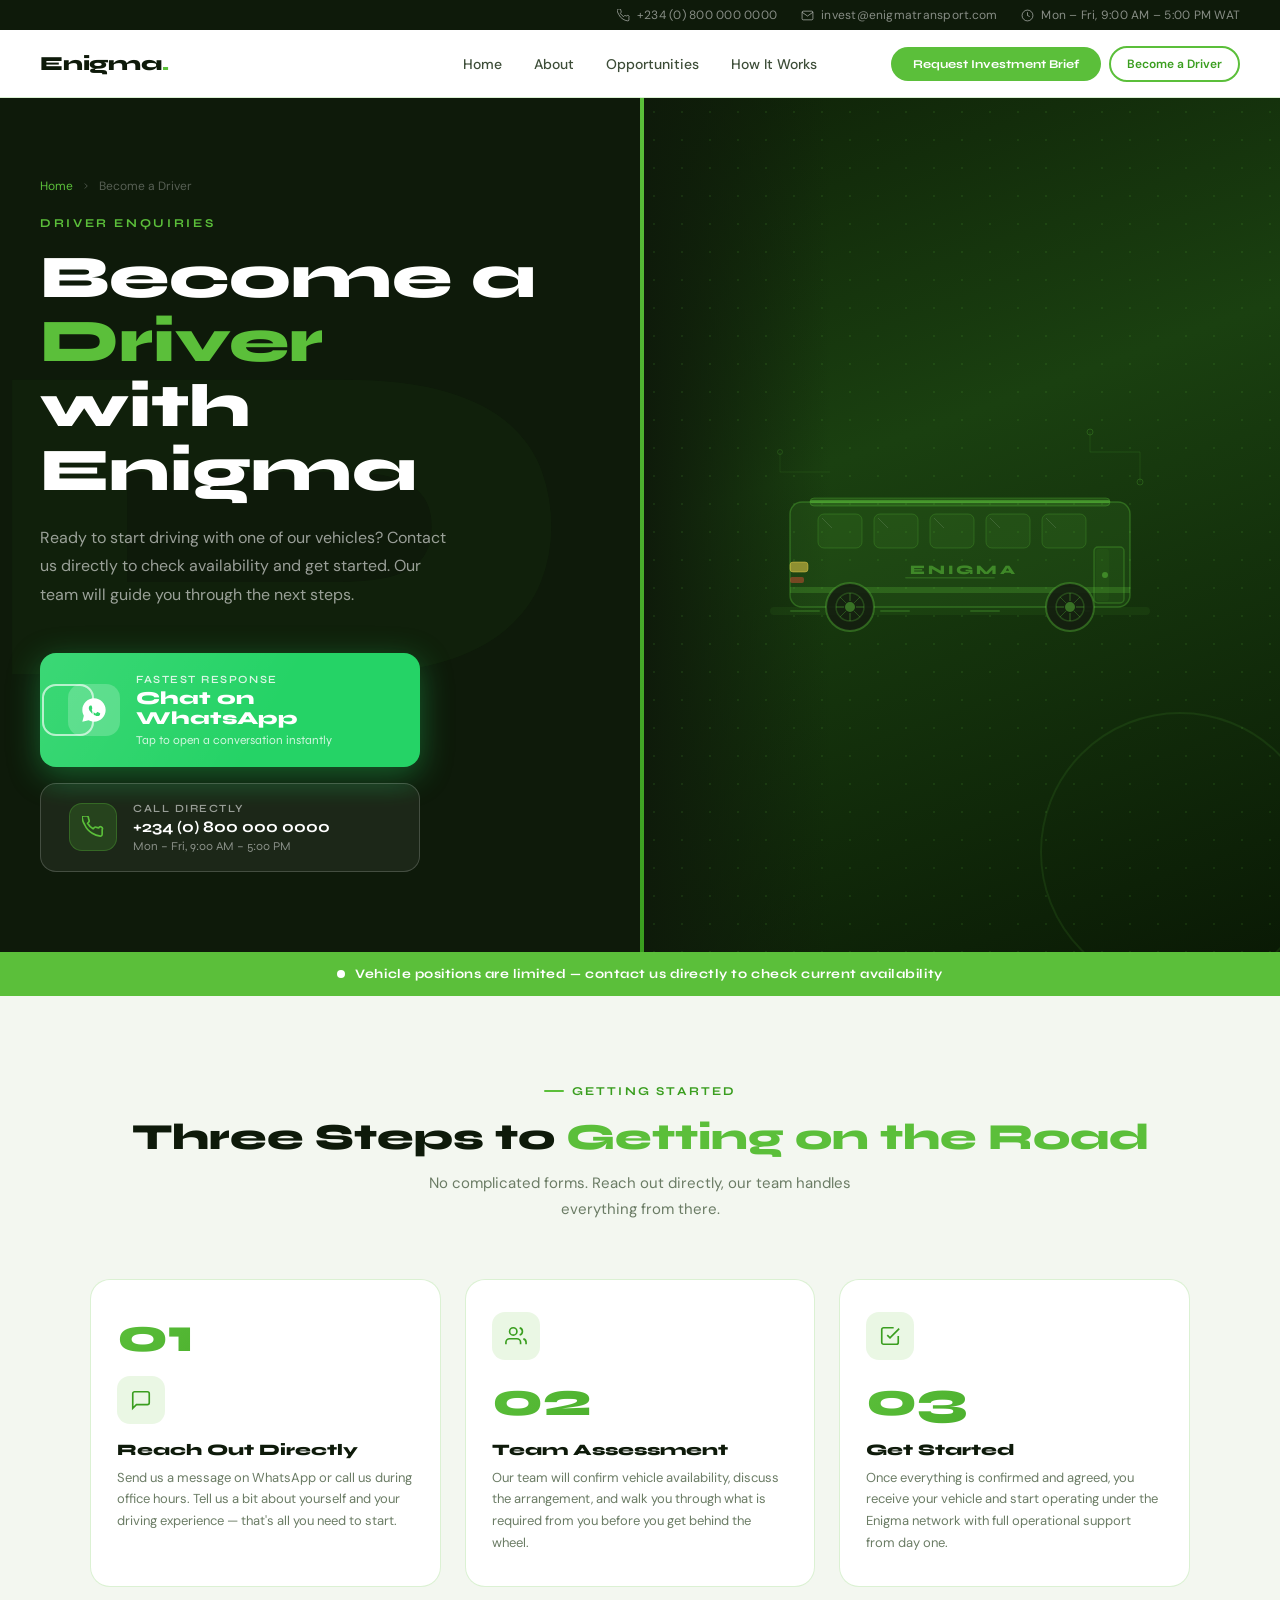
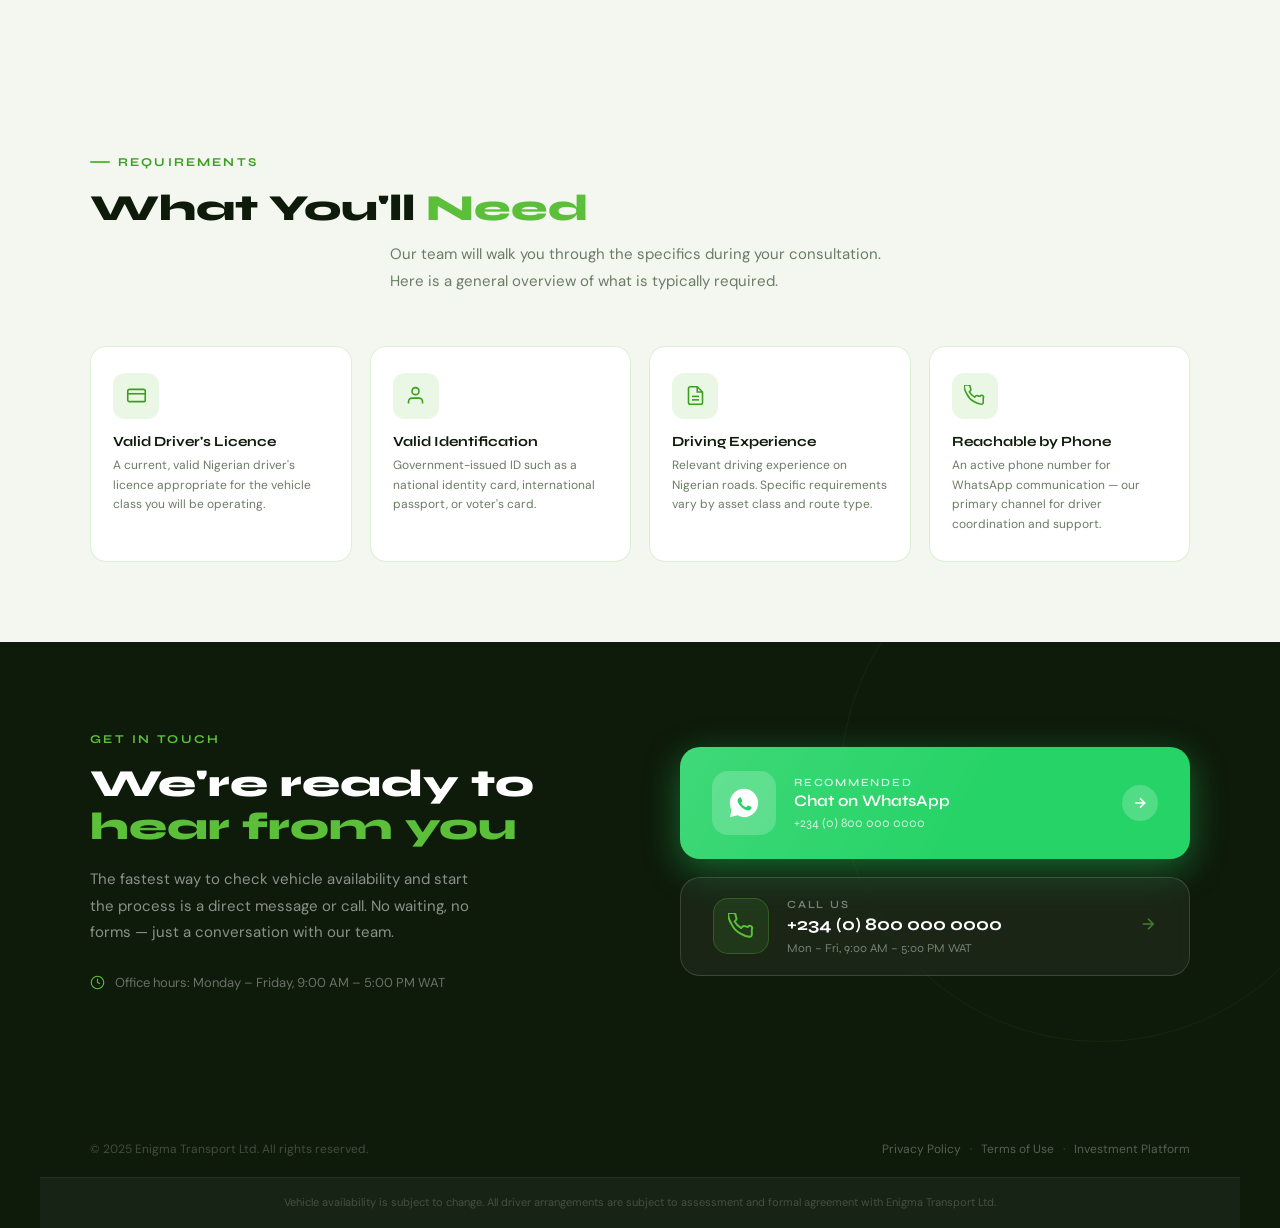
<file: contact.html>
<!DOCTYPE html>
<html lang="en">
<head>
<meta charset="UTF-8" />
<meta name="viewport" content="width=device-width, initial-scale=1.0" />
<title>Become a Driver — Enigma Transport</title>
<link rel="preconnect" href="https://fonts.googleapis.com" />
<link rel="preconnect" href="https://fonts.gstatic.com" crossorigin />
<link href="https://fonts.googleapis.com/css2?family=Syne:wght@400;600;700;800&family=DM+Sans:ital,wght@0,300;0,400;0,500;0,600;1,300&display=swap" rel="stylesheet" />
<style>
/* ── Reset & Variables ── */
*, *::before, *::after { box-sizing: border-box; margin: 0; padding: 0; }
:root {
  --green:        #5bbf3a;
  --green-dark:   #3a9e1f;
  --green-dim:    rgba(91,191,58,0.18);
  --green-pale:   #eaf7e4;
  --whatsapp:     #25D366;
  --whatsapp-dark:#128C7E;
  --ink:          #0e1a0a;
  --ink-soft:     #3d4d38;
  --muted:        #6b7c65;
  --surface:      #ffffff;
  --bg:           #f3f7f0;
  --border:       rgba(91,191,58,0.22);
  --radius-card:  18px;
  --radius-btn:   100px;
  --font-head:    'Syne', sans-serif;
  --font-body:    'DM Sans', sans-serif;
}
html { scroll-behavior: smooth; }
body { font-family: var(--font-body); background: var(--surface); color: var(--ink); overflow-x: hidden; }

/* ── Animations ── */
@keyframes fadeUp {
  from { opacity: 0; transform: translateY(28px); }
  to   { opacity: 1; transform: translateY(0); }
}
@keyframes fadeIn {
  from { opacity: 0; } to { opacity: 1; }
}
@keyframes slideDown {
  from { transform: translateY(-100%); opacity: 0; }
  to   { transform: translateY(0); opacity: 1; }
}
@keyframes pulseRing {
  0%   { transform: scale(1);    opacity: 0.6; }
  100% { transform: scale(1.65); opacity: 0; }
}
@keyframes floatY {
  0%, 100% { transform: translateY(0); }
  50%      { transform: translateY(-8px); }
}
@keyframes shimmer {
  0%   { background-position: -400px 0; }
  100% { background-position: 400px 0; }
}

/* ── Top Bar ── */
.top-bar {
  display: flex; justify-content: flex-end; align-items: center;
  gap: 24px; background: var(--ink); padding: 7px 40px;
  font-size: 12px; color: rgba(255,255,255,0.5); letter-spacing: 0.02em;
}
.top-bar-item { display: flex; align-items: center; gap: 7px; }
@media (max-width: 760px) { .top-bar { display: none; } }

/* ── Header ── */
.header {
  position: sticky; top: 0; z-index: 100;
  background: rgba(255,255,255,0.96);
  backdrop-filter: blur(12px); -webkit-backdrop-filter: blur(12px);
  border-bottom: 1.5px solid var(--border);
  padding: 0 40px;
  display: flex; align-items: center; gap: 40px;
  height: 68px; animation: slideDown 0.5s ease both;
}
.logo-link { text-decoration: none; display: flex; align-items: center; flex-shrink: 0; }
.logo-wordmark { font-family: var(--font-head); font-size: 1.25rem; font-weight: 800; color: var(--ink); letter-spacing: -0.01em; }
.logo-wordmark span { color: var(--green); }
.nav {
  display: flex; align-items: center; gap: 0;
  position: absolute; left: 50%; transform: translateX(-50%);
}
.nav a {
  font-size: 14px; font-weight: 500; color: var(--ink-soft);
  text-decoration: none; padding: 8px 16px;
  position: relative; transition: color 0.22s; white-space: nowrap;
}
.nav a::after {
  content: ''; position: absolute; bottom: 0; left: 50%; right: 50%;
  height: 2.5px; background: var(--green); border-radius: 2px;
  transition: left 0.28s cubic-bezier(.22,1,.36,1), right 0.28s cubic-bezier(.22,1,.36,1);
}
.nav a:hover { color: var(--green-dark); }
.nav a:hover::after, .nav a.active::after { left: 12px; right: 12px; }
.nav a.active { color: var(--green-dark); font-weight: 600; }
.cta-group { margin-left: auto; display: flex; align-items: center; gap: 8px; }
.nav-cta {
  font-family: var(--font-head); font-size: 12px; font-weight: 700;
  background: var(--green); color: #fff !important;
  padding: 10px 22px; border-radius: 100px; border: none; cursor: pointer;
  transition: background 0.2s, transform 0.2s; text-decoration: none; display: inline-block;
}
.nav-cta:hover { background: var(--green-dark) !important; transform: scale(1.04) !important; }
.nav-cta::after { display: none !important; }
.nav-cta-secondary {
  font-family: var(--font-body); font-size: 12px; font-weight: 600;
  color: var(--green-dark); background: transparent;
  border: 2px solid var(--green); border-radius: 100px;
  padding: 8px 16px; cursor: pointer;
  transition: background 0.25s, color 0.25s, transform 0.2s;
  white-space: nowrap; text-decoration: none; display: inline-block;
}
.nav-cta-secondary::after { display: none !important; }
.nav-cta-secondary:hover { background: var(--green); color: #fff; transform: scale(1.04); }
.menu-toggle {
  display: none; background: none; border: none; cursor: pointer; padding: 4px;
  flex-direction: column; gap: 4px; margin-left: auto;
}
.menu-toggle span { display: block; width: 22px; height: 2px; background: var(--ink); border-radius: 2px; }

/* ── Mobile Nav ── */
.mobile-nav {
  display: none; position: fixed; inset: 0; background: var(--ink); z-index: 200;
  flex-direction: column; padding: 80px 40px 40px; animation: fadeIn 0.25s ease;
}
.mobile-nav.open { display: flex; }
.mobile-nav a {
  font-family: var(--font-head); font-size: 1rem; font-weight: 600;
  color: rgba(255,255,255,0.7); text-decoration: none; padding: 16px 0;
  border-bottom: 1px solid rgba(255,255,255,0.06); transition: color 0.2s;
}
.mobile-nav a:hover { color: var(--green); }
.mobile-nav .close-btn {
  position: absolute; top: 20px; right: 24px;
  background: none; border: none; cursor: pointer; color: rgba(255,255,255,0.6);
}
.mobile-nav-ctas { margin-top: 32px; display: flex; flex-direction: column; gap: 12px; }
.btn-primary {
  font-family: var(--font-head); font-size: 12px; font-weight: 700;
  background: var(--green); color: #fff; border: none; border-radius: 100px;
  padding: 14px 28px; cursor: pointer; text-decoration: none;
  display: inline-block; text-align: center;
  transition: background 0.25s, transform 0.2s;
}
.btn-ghost {
  font-family: var(--font-head); font-size: 12px; font-weight: 700;
  background: rgba(255,255,255,0.1); color: #fff;
  border: 1.5px solid rgba(255,255,255,0.35); border-radius: 100px;
  padding: 12px 24px; cursor: pointer; backdrop-filter: blur(6px);
  text-decoration: none; display: inline-block; text-align: center;
}

/* ── Page Hero (dark, full-bleed with vehicle image) ── */
.driver-hero {
  background: var(--ink);
  min-height: 72vh;
  display: grid;
  grid-template-columns: 1fr 1fr;
  position: relative;
  overflow: hidden;
}
.driver-hero-left {
  padding: 80px 60px 80px 40px;
  display: flex; flex-direction: column; justify-content: center;
  position: relative; z-index: 2;
}
/* giant decorative letter */
.driver-hero-left::before {
  content: 'D';
  position: absolute; left: -20px; top: 50%; transform: translateY(-50%);
  font-family: var(--font-head); font-size: 460px; font-weight: 800;
  color: rgba(91,191,58,0.04); line-height: 1; pointer-events: none; user-select: none;
}
.breadcrumb {
  font-size: 12px; color: rgba(255,255,255,0.3);
  margin-bottom: 22px; display: flex; align-items: center; gap: 8px;
}
.breadcrumb a { color: var(--green); text-decoration: none; }
.hero-eyebrow {
  font-family: var(--font-head); font-size: 12px; font-weight: 700;
  letter-spacing: 0.22em; text-transform: uppercase; color: var(--green);
  margin-bottom: 16px; animation: fadeUp 0.5s 0.1s both;
}
.driver-hero-left h1 {
  font-family: var(--font-head);
  font-size: clamp(2.4rem, 4.8vw, 3.8rem);
  font-weight: 800; color: #fff; line-height: 1.06;
  animation: fadeUp 0.55s 0.2s both;
}
.driver-hero-left h1 .accent { color: var(--green); }
.driver-hero-left .hero-desc {
  font-size: 16px; color: rgba(255,255,255,0.58);
  max-width: 420px; line-height: 1.78; margin-top: 20px;
  animation: fadeUp 0.55s 0.3s both;
}

/* ── THE TWO BIG CTAs — hero placement ── */
.hero-cta-group {
  display: flex; flex-direction: column; gap: 16px;
  margin-top: 44px; animation: fadeUp 0.55s 0.4s both;
  max-width: 380px;
}

/* WhatsApp — biggest, most important */
.cta-whatsapp {
  position: relative;
  display: flex; align-items: center; gap: 16px;
  background: var(--whatsapp);
  color: #fff; text-decoration: none;
  border-radius: 16px;
  padding: 20px 28px;
  font-family: var(--font-head); font-weight: 700;
  transition: transform 0.28s cubic-bezier(.22,1,.36,1), box-shadow 0.28s;
  box-shadow: 0 8px 32px rgba(37,211,102,0.38);
  overflow: hidden;
}
.cta-whatsapp::before {
  content: '';
  position: absolute; inset: 0;
  background: linear-gradient(120deg, rgba(255,255,255,0.10) 0%, transparent 60%);
  pointer-events: none;
}
.cta-whatsapp:hover {
  transform: translateY(-4px) scale(1.015);
  box-shadow: 0 16px 44px rgba(37,211,102,0.48);
}
.cta-whatsapp-icon {
  width: 52px; height: 52px; border-radius: 14px;
  background: rgba(255,255,255,0.2);
  display: flex; align-items: center; justify-content: center;
  flex-shrink: 0;
}
.cta-whatsapp-icon svg { width: 28px; height: 28px; }
.cta-whatsapp-text { display: flex; flex-direction: column; gap: 2px; }
.cta-whatsapp-label {
  font-size: 11px; font-weight: 600; letter-spacing: 0.14em;
  text-transform: uppercase; opacity: 0.82;
}
.cta-whatsapp-action { font-size: 1.15rem; font-weight: 800; line-height: 1.1; }
.cta-whatsapp-sub { font-size: 12px; font-weight: 400; opacity: 0.78; margin-top: 2px; }

/* pulse rings on WhatsApp icon */
.pulse-ring {
  position: absolute; top: 50%; left: 28px;
  transform: translate(-50%, -50%);
  width: 52px; height: 52px; border-radius: 14px;
  border: 2px solid rgba(255,255,255,0.4);
  animation: pulseRing 2.2s ease-out infinite;
  pointer-events: none;
}
.pulse-ring:nth-child(2) { animation-delay: 0.7s; }
.pulse-ring:nth-child(3) { animation-delay: 1.4s; }

/* Call button — secondary */
.cta-call {
  display: flex; align-items: center; gap: 16px;
  background: rgba(255,255,255,0.06);
  border: 1.5px solid rgba(255,255,255,0.18);
  color: #fff; text-decoration: none;
  border-radius: 16px;
  padding: 18px 28px;
  font-family: var(--font-head); font-weight: 700;
  transition: background 0.25s, border-color 0.25s, transform 0.25s;
  backdrop-filter: blur(6px);
}
.cta-call:hover {
  background: rgba(255,255,255,0.12);
  border-color: rgba(255,255,255,0.38);
  transform: translateY(-3px);
}
.cta-call-icon {
  width: 48px; height: 48px; border-radius: 13px;
  background: var(--green-dim);
  border: 1.5px solid rgba(91,191,58,0.3);
  display: flex; align-items: center; justify-content: center;
  flex-shrink: 0;
}
.cta-call-icon svg { width: 22px; height: 22px; color: var(--green); }
.cta-call-text { display: flex; flex-direction: column; gap: 2px; }
.cta-call-label { font-size: 11px; font-weight: 600; letter-spacing: 0.14em; text-transform: uppercase; opacity: 0.55; }
.cta-call-action { font-size: 1rem; font-weight: 700; line-height: 1.2; }
.cta-call-sub { font-size: 12px; font-weight: 400; opacity: 0.48; margin-top: 1px; }

/* ── Hero Right — vehicle image block ── */
.driver-hero-right {
  position: relative; overflow: hidden;
}
.driver-hero-right::after {
  content: ''; position: absolute; top: 0; left: 0;
  width: 4px; height: 100%;
  background: linear-gradient(180deg, var(--green) 0%, var(--green-dark) 100%);
}
.hero-img-fill {
  position: absolute; inset: 0;
  background:
    linear-gradient(to right, var(--ink) 0%, transparent 30%),
    linear-gradient(160deg, #0f2208 0%, #1a4010 40%, #0a1a05 100%);
  display: flex; align-items: center; justify-content: center;
}
/* Vehicle illustration built from SVG — no external images needed */
.vehicle-scene {
  position: relative; width: 100%; height: 100%;
  display: flex; align-items: center; justify-content: center;
  animation: fadeIn 0.8s 0.4s both;
}
.vehicle-svg-wrap {
  animation: floatY 5s ease-in-out infinite;
}

/* grid dots background */
.hero-img-fill::before {
  content: '';
  position: absolute; inset: 0;
  background-image:
    radial-gradient(circle, rgba(91,191,58,0.12) 1px, transparent 1px);
  background-size: 28px 28px;
  pointer-events: none;
}
/* diagonal green accent line */
.hero-img-fill::after {
  content: '';
  position: absolute; bottom: -40px; right: -40px;
  width: 280px; height: 280px;
  border: 2px solid rgba(91,191,58,0.12); border-radius: 50%;
}

/* ── Availability Strip ── */
.avail-strip {
  background: var(--green);
  padding: 14px 40px;
  display: flex; align-items: center; justify-content: center;
  gap: 10px;
}
.avail-strip-dot {
  width: 8px; height: 8px; border-radius: 50%; background: #fff;
  animation: pulseRing 2s ease-out infinite; flex-shrink: 0;
}
.avail-strip p {
  font-family: var(--font-head); font-size: 13px; font-weight: 700;
  color: #fff; letter-spacing: 0.04em;
}

/* ── How to Get Started ── */
.steps-section {
  background: var(--bg);
  padding: 80px 40px;
}
.steps-inner { max-width: 1100px; margin: 0 auto; }
.steps-head { text-align: center; margin-bottom: 56px; }
.section-tag {
  display: inline-flex; align-items: center; gap: 8px;
  font-family: var(--font-head); font-size: 12px; font-weight: 700;
  letter-spacing: 0.18em; text-transform: uppercase; color: var(--green-dark); margin-bottom: 18px;
}
.section-tag::before { content: ''; width: 20px; height: 2px; background: var(--green); border-radius: 2px; }
.section-h2 {
  font-family: var(--font-head); font-size: clamp(1.7rem, 3vw, 2.3rem);
  font-weight: 800; color: var(--ink); line-height: 1.15; margin-bottom: 12px;
}
.section-h2 .accent { color: var(--green); }
.section-intro { font-size: 15px; color: var(--muted); line-height: 1.75; max-width: 500px; margin: 0 auto; }
.steps-grid {
  display: grid; grid-template-columns: repeat(3, 1fr); gap: 24px;
}
.step-card {
  background: var(--surface); border: 1.5px solid var(--border);
  border-radius: 20px; padding: 32px 26px;
  transition: transform 0.32s cubic-bezier(.22,1,.36,1), box-shadow 0.32s, border-color 0.3s;
  animation: fadeUp 0.5s both;
}
.step-card:nth-child(1) { animation-delay: 0.1s; }
.step-card:nth-child(2) { animation-delay: 0.2s; }
.step-card:nth-child(3) { animation-delay: 0.3s; }
.step-card:hover {
  transform: translateY(-7px);
  box-shadow: 0 16px 40px rgba(91,191,58,0.12);
  border-color: var(--green);
}
.step-num {
  font-family: var(--font-head); font-size: 3rem; font-weight: 800;
  color: var(--green-dim); line-height: 1; margin-bottom: 16px;
  background: linear-gradient(135deg, var(--green) 0%, var(--green-dark) 100%);
  -webkit-background-clip: text; -webkit-text-fill-color: transparent;
  background-clip: text;
}
.step-icon {
  width: 48px; height: 48px; border-radius: 13px;
  background: var(--green-pale); display: flex; align-items: center; justify-content: center;
  margin-bottom: 16px;
}
.step-icon svg { width: 22px; height: 22px; color: var(--green-dark); }
.step-card h3 { font-family: var(--font-head); font-size: 16px; font-weight: 800; color: var(--ink); margin-bottom: 8px; }
.step-card p { font-size: 13px; color: var(--muted); line-height: 1.68; }

/* ── Contact Block (repeated CTAs, prominent) ── */
.contact-section {
  background: var(--ink);
  padding: 90px 40px;
  position: relative; overflow: hidden;
}
.contact-section::before {
  content: ''; position: absolute; top: -120px; right: -80px;
  width: 520px; height: 520px; border-radius: 50%;
  border: 1.5px solid rgba(91,191,58,0.08); pointer-events: none;
}
.contact-inner {
  max-width: 1100px; margin: 0 auto;
  display: grid; grid-template-columns: 1fr 1fr; gap: 80px; align-items: center;
}
.contact-text .section-eyebrow {
  font-family: var(--font-head); font-size: 12px; font-weight: 700;
  letter-spacing: 0.2em; text-transform: uppercase; color: var(--green); margin-bottom: 16px;
}
.contact-text h2 {
  font-family: var(--font-head); font-size: clamp(1.8rem, 3vw, 2.6rem);
  font-weight: 800; color: #fff; line-height: 1.12; margin-bottom: 18px;
}
.contact-text h2 .accent { color: var(--green); }
.contact-text p {
  font-size: 15px; color: rgba(255,255,255,0.52); line-height: 1.78; max-width: 380px;
}
.contact-text .info-row {
  display: flex; align-items: center; gap: 10px;
  font-size: 13px; color: rgba(255,255,255,0.38); margin-top: 28px;
}
.contact-text .info-row svg { color: var(--green); width: 15px; height: 15px; flex-shrink: 0; }

.contact-ctas {
  display: flex; flex-direction: column; gap: 18px;
}

/* WhatsApp large repeat */
.cta-whatsapp-lg {
  position: relative;
  display: flex; align-items: center; gap: 18px;
  background: var(--whatsapp);
  color: #fff; text-decoration: none;
  border-radius: 20px;
  padding: 24px 32px;
  font-family: var(--font-head); font-weight: 700;
  transition: transform 0.28s cubic-bezier(.22,1,.36,1), box-shadow 0.28s;
  box-shadow: 0 10px 36px rgba(37,211,102,0.42);
  overflow: hidden;
}
.cta-whatsapp-lg::before {
  content: '';
  position: absolute; inset: 0;
  background: linear-gradient(120deg, rgba(255,255,255,0.12) 0%, transparent 60%);
  pointer-events: none;
}
.cta-whatsapp-lg:hover {
  transform: translateY(-5px) scale(1.012);
  box-shadow: 0 20px 52px rgba(37,211,102,0.52);
}
.cta-whatsapp-lg-icon {
  width: 64px; height: 64px; border-radius: 16px;
  background: rgba(255,255,255,0.2);
  display: flex; align-items: center; justify-content: center;
  flex-shrink: 0; position: relative;
}
.cta-whatsapp-lg-icon svg { width: 34px; height: 34px; }
.cta-whatsapp-lg-text { display: flex; flex-direction: column; gap: 3px; }
.cta-lg-label { font-size: 11px; font-weight: 600; letter-spacing: 0.16em; text-transform: uppercase; opacity: 0.78; }
.cta-lg-action { font-size: 1rem; font-weight: 600; line-height: 1.1; }
.cta-lg-sub { font-size: 13px; font-weight: 400; opacity: 0.72; margin-top: 3px; }
.cta-lg-arrow {
  margin-left: auto; flex-shrink: 0;
  width: 36px; height: 36px; border-radius: 50%;
  background: rgba(255,255,255,0.2);
  display: flex; align-items: center; justify-content: center;
  transition: transform 0.2s;
}
.cta-whatsapp-lg:hover .cta-lg-arrow { transform: translateX(4px); }
.cta-lg-arrow svg { width: 16px; height: 16px; color: #fff; }

.cta-call-lg {
  display: flex; align-items: center; gap: 18px;
  background: rgba(255,255,255,0.05);
  border: 1.5px solid rgba(255,255,255,0.14);
  color: #fff; text-decoration: none;
  border-radius: 20px;
  padding: 20px 32px;
  font-family: var(--font-head); font-weight: 700;
  transition: background 0.25s, border-color 0.25s, transform 0.25s;
  backdrop-filter: blur(8px);
}
.cta-call-lg:hover {
  background: rgba(255,255,255,0.1);
  border-color: rgba(91,191,58,0.4);
  transform: translateY(-3px);
}
.cta-call-lg-icon {
  width: 56px; height: 56px; border-radius: 15px;
  background: rgba(91,191,58,0.12);
  border: 1.5px solid rgba(91,191,58,0.28);
  display: flex; align-items: center; justify-content: center;
  flex-shrink: 0;
}
.cta-call-lg-icon svg { width: 26px; height: 26px; color: var(--green); }
.cta-call-lg-text { display: flex; flex-direction: column; gap: 3px; }
.cta-call-lg-label { font-size: 11px; font-weight: 600; letter-spacing: 0.16em; text-transform: uppercase; opacity: 0.42; }
.cta-call-lg-action { font-size: 1.1rem; font-weight: 700; line-height: 1.2; }
.cta-call-lg-sub { font-size: 12px; font-weight: 400; opacity: 0.4; margin-top: 2px; }
.cta-call-lg-arrow { margin-left: auto; flex-shrink: 0; }
.cta-call-lg-arrow svg { width: 18px; height: 18px; color: var(--green); opacity: 0.6; }

/* ── What You'll Need ── */
.needs-section { background: var(--bg); padding: 80px 40px; }
.needs-inner { max-width: 1100px; margin: 0 auto; }
.needs-grid { display: grid; grid-template-columns: repeat(4, 1fr); gap: 18px; margin-top: 52px; }
.need-card {
  background: var(--surface); border: 1.5px solid var(--border);
  border-radius: 16px; padding: 26px 22px;
  transition: transform 0.3s, box-shadow 0.3s, border-color 0.3s;
  animation: fadeUp 0.5s both;
}
.need-card:nth-child(1) { animation-delay: 0.08s; }
.need-card:nth-child(2) { animation-delay: 0.16s; }
.need-card:nth-child(3) { animation-delay: 0.24s; }
.need-card:nth-child(4) { animation-delay: 0.32s; }
.need-card:hover { transform: translateY(-5px); box-shadow: 0 12px 32px rgba(91,191,58,0.1); border-color: var(--green); }
.need-icon {
  width: 46px; height: 46px; border-radius: 12px;
  background: var(--green-pale); display: flex; align-items: center; justify-content: center;
  margin-bottom: 14px;
}
.need-icon svg { width: 21px; height: 21px; color: var(--green-dark); }
.need-card h4 { font-family: var(--font-head); font-size: 14px; font-weight: 700; color: var(--ink); margin-bottom: 6px; }
.need-card p { font-size: 12px; color: var(--muted); line-height: 1.65; }

/* ── Footer ── */
footer { background: var(--ink); padding: 40px 40px 0; }
.footer-bottom {
  max-width: 1100px; margin: 0 auto;
  display: flex; justify-content: space-between; align-items: center;
  flex-wrap: wrap; gap: 10px; padding: 20px 0;
  font-size: 12px; color: rgba(255,255,255,0.22);
}
.footer-bottom a { color: rgba(255,255,255,0.3); text-decoration: none; transition: color 0.2s; }
.footer-bottom a:hover { color: var(--green); }
.footer-dot { margin: 0 6px; }
.disclaimer-strip {
  background: rgba(255,255,255,0.04);
  border-top: 1px solid rgba(255,255,255,0.06);
  padding: 16px 40px; text-align: center;
  font-size: 11px; color: rgba(255,255,255,0.2); line-height: 1.6;
}

/* ── Responsive ── */
@media (max-width: 1024px) {
  .driver-hero { grid-template-columns: 1fr; min-height: auto; }
  .driver-hero-right { display: none; }
  .contact-inner { grid-template-columns: 1fr; gap: 48px; }
  .needs-grid { grid-template-columns: repeat(2, 1fr); }
  .steps-grid { grid-template-columns: 1fr 1fr; }
  .mobile-nav a {
  font-size: clamp(1.1rem, 4vw, 1.4rem);
  .mobile-nav::-webkit-scrollbar {
  display: none;
} }
.mobile-nav {
  scrollbar-width: none;
}
}
@media (max-width: 760px) {
  .header { padding: 0 20px; }
  .nav { display: none; }
  .cta-group { display: none; }
  .mobile-nav a {
  font-size: clamp(1.1rem, 4vw, 1.4rem);
}
  .menu-toggle { display: flex; }
  .driver-hero-left { padding: 60px 20px 70px; }
  .hero-cta-group { max-width: 300px; }
  .steps-section, .contact-section, .needs-section { padding: 60px 20px; }
  .steps-grid { grid-template-columns: 1fr; }
  .needs-grid { grid-template-columns: 1fr; }
  footer { padding: 32px 20px 0; }
  .disclaimer-strip { padding: 14px 20px; }
  .avail-strip { padding: 12px 20px; }
  .cta-whatsapp-lg, .cta-call-lg { padding: 18px 20px; }
  .cta-whatsapp-lg-icon { width: 52px; height: 52px; }
  .cta-lg-action { font-size: 1.1rem; }
  .mobile-nav::-webkit-scrollbar {
  display: none;
}
.mobile-nav {
  scrollbar-width: none;
}
}
.mobile-nav-ctas { 
  margin-top: auto; /* Pushes the 'Request' button to the bottom of the list */
  padding-top: 32px;
  display: flex; 
  flex-direction: column; 
  gap: 12px; 
}
</style>
</head>
<body>

<!-- Top Bar -->
<div class="top-bar">
  <div class="top-bar-item">
    <svg width="13" height="13" fill="none" stroke="currentColor" stroke-width="1.8" viewBox="0 0 24 24"><path d="M22 16.92v3a2 2 0 01-2.18 2 19.79 19.79 0 01-8.63-3.07A19.5 19.5 0 013.07 9.81 19.79 19.79 0 010 1.17 2 2 0 012 0h3a2 2 0 012 1.72 12.84 12.84 0 00.7 2.81 2 2 0 01-.45 2.11L6.09 7.91a16 16 0 006 6l1.27-1.27a2 2 0 012.11-.45 12.84 12.84 0 002.81.7A2 2 0 0122 14.92z"/></svg>
    +234 (0) 800 000 0000
  </div>
  <div class="top-bar-item">
    <svg width="13" height="13" fill="none" stroke="currentColor" stroke-width="1.8" viewBox="0 0 24 24"><path d="M4 4h16c1.1 0 2 .9 2 2v12c0 1.1-.9 2-2 2H4c-1.1 0-2-.9-2-2V6c0-1.1.9-2 2-2z"/><polyline points="22,6 12,13 2,6"/></svg>
    invest@enigmatransport.com
  </div>
  <div class="top-bar-item">
    <svg width="13" height="13" fill="none" stroke="currentColor" stroke-width="1.8" viewBox="0 0 24 24"><circle cx="12" cy="12" r="10"/><polyline points="12 6 12 12 16 14"/></svg>
    Mon – Fri, 9:00 AM – 5:00 PM WAT
  </div>
</div>

<!-- Header -->
<header class="header">
  <a href="index.html" class="logo-link">
    <span class="logo-wordmark">Enigma<span>.</span></span>
  </a>
  <nav class="nav">
    <a href="index.html">Home</a>
    <a href="about.html">About</a>
    <a href="opportunities.html">Opportunities</a>
    <a href="how-it-works.html">How It Works</a>
  </nav>
  <div class="cta-group">
    <a href="invest.html" class="nav-cta">Request Investment Brief</a>
    <a href="contact.html" class="nav-cta-secondary">Become a Driver</a>

  </div>
  <button class="menu-toggle" id="menuToggle" aria-label="Open menu">
    <span></span><span></span><span></span>
  </button>
</header>

<!-- Mobile Nav -->
<div class="mobile-nav" id="mobileNav">
  <button class="close-btn" id="closeNav" aria-label="Close menu">
    <svg width="24" height="24" fill="none" stroke="currentColor" stroke-width="2" viewBox="0 0 24 24"><line x1="18" y1="6" x2="6" y2="18"/><line x1="6" y1="6" x2="18" y2="18"/></svg>
  </button>
  <a href="index.html">Home</a>
  <a href="about.html">About</a>
  <a href="opportunities.html">Opportunities</a>
  <a href="how-it-works.html">How It Works</a>
  <div class="mobile-nav-ctas">
    <a href="invest.html" class="btn-primary">Request Investment Brief</a>
    <a href="https://wa.me/2348000000000" class="btn-ghost">Chat on WhatsApp</a>
  </div>
</div>

<!-- Hero -->
<section class="driver-hero">

  <!-- Left: headline + CTAs -->
  <div class="driver-hero-left">
    <div class="breadcrumb">
      <a href="index.html">Home</a>
      <svg width="10" height="10" fill="none" stroke="currentColor" stroke-width="2" viewBox="0 0 24 24"><polyline points="9 18 15 12 9 6"/></svg>
      Become a Driver
    </div>
    <div class="hero-eyebrow">Driver Enquiries</div>
    <h1>Become a <span class="accent">Driver</span><br/>with Enigma</h1>
    <p class="hero-desc">
      Ready to start driving with one of our vehicles? Contact us directly to check availability and get started. Our team will guide you through the next steps.
    </p>

    <!-- THE TWO PRIMARY CTAs -->
    <div class="hero-cta-group">

      <!-- WhatsApp — MOST IMPORTANT -->
      <a href="https://wa.me/2348000000000" class="cta-whatsapp" target="_blank" rel="noopener">
        <div class="pulse-ring"></div>
        <div class="pulse-ring"></div>
        <div class="cta-whatsapp-icon">
          <!-- WhatsApp SVG icon -->
          <svg viewBox="0 0 32 32" fill="none" xmlns="http://www.w3.org/2000/svg">
            <path d="M16 2.667C8.636 2.667 2.667 8.636 2.667 16c0 2.34.628 4.54 1.72 6.44L2.667 29.333l7.12-1.693A13.28 13.28 0 0016 29.333c7.364 0 13.333-5.97 13.333-13.333S23.364 2.667 16 2.667z" fill="#fff"/>
            <path d="M22.373 19.413c-.32-.16-1.893-.933-2.187-1.04-.293-.107-.507-.16-.72.16-.213.32-.827 1.04-1.013 1.253-.187.213-.373.24-.693.08-.32-.16-1.347-.493-2.56-1.573-.947-.84-1.587-1.88-1.773-2.2-.187-.32-.02-.493.14-.653.144-.143.32-.373.48-.56.16-.187.213-.32.32-.533.107-.213.053-.4-.027-.56-.08-.16-.72-1.733-.987-2.373-.253-.613-.52-.533-.72-.547-.187-.013-.4-.013-.613-.013a1.18 1.18 0 00-.853.4c-.293.32-1.12 1.093-1.12 2.667s1.147 3.093 1.307 3.307c.16.213 2.253 3.44 5.467 4.827.763.333 1.36.533 1.827.68.767.24 1.467.2 2.013.12.613-.093 1.893-.773 2.16-1.52.267-.747.267-1.387.187-1.52-.08-.107-.28-.187-.6-.347z" fill="#25D366"/>
          </svg>
        </div>
        <div class="cta-whatsapp-text">
          <span class="cta-whatsapp-label">Fastest Response</span>
          <span class="cta-whatsapp-action">Chat on WhatsApp</span>
          <span class="cta-whatsapp-sub">Tap to open a conversation instantly</span>
        </div>
      </a>

      <!-- Call -->
      <a href="tel:+2348000000000" class="cta-call">
        <div class="cta-call-icon">
          <svg fill="none" stroke="currentColor" stroke-width="1.8" viewBox="0 0 24 24">
            <path d="M22 16.92v3a2 2 0 01-2.18 2 19.79 19.79 0 01-8.63-3.07A19.5 19.5 0 013.07 9.81 19.79 19.79 0 010 1.17 2 2 0 012 0h3a2 2 0 012 1.72 12.84 12.84 0 00.7 2.81 2 2 0 01-.45 2.11L6.09 7.91a16 16 0 006 6l1.27-1.27a2 2 0 012.11-.45 12.84 12.84 0 002.81.7A2 2 0 0122 14.92z"/>
          </svg>
        </div>
        <div class="cta-call-text">
          <span class="cta-call-label">Call Directly</span>
          <span class="cta-call-action">+234 (0) 800 000 0000</span>
          <span class="cta-call-sub">Mon – Fri, 9:00 AM – 5:00 PM</span>
        </div>
      </a>

    </div>
  </div>

  <!-- Right: vehicle illustration -->
  <div class="driver-hero-right">
    <div class="hero-img-fill">
      <div class="vehicle-scene">
        <div class="vehicle-svg-wrap">
          <!-- Detailed vehicle SVG illustration -->
          <svg width="420" height="260" viewBox="0 0 420 260" fill="none" xmlns="http://www.w3.org/2000/svg">
            <!-- Road / ground -->
            <rect x="20" y="215" width="380" height="8" rx="4" fill="rgba(91,191,58,0.08)"/>
            <rect x="40" y="218" width="30" height="2" rx="1" fill="rgba(91,191,58,0.25)"/>
            <rect x="130" y="218" width="30" height="2" rx="1" fill="rgba(91,191,58,0.25)"/>
            <rect x="220" y="218" width="30" height="2" rx="1" fill="rgba(91,191,58,0.25)"/>
            <rect x="310" y="218" width="30" height="2" rx="1" fill="rgba(91,191,58,0.25)"/>

            <!-- Bus body -->
            <rect x="40" y="110" width="340" height="105" rx="12" fill="rgba(91,191,58,0.10)" stroke="rgba(91,191,58,0.35)" stroke-width="1.5"/>

            <!-- Bus roof accent -->
            <rect x="60" y="106" width="300" height="8" rx="4" fill="rgba(91,191,58,0.18)" stroke="rgba(91,191,58,0.3)" stroke-width="1"/>
            <!-- Green roof stripe -->
            <rect x="60" y="108" width="300" height="3" rx="1.5" fill="var(--green)" opacity="0.5"/>

            <!-- Windows row -->
            <rect x="68" y="122" width="44" height="34" rx="6" fill="rgba(91,191,58,0.08)" stroke="rgba(91,191,58,0.25)" stroke-width="1"/>
            <rect x="124" y="122" width="44" height="34" rx="6" fill="rgba(91,191,58,0.08)" stroke="rgba(91,191,58,0.25)" stroke-width="1"/>
            <rect x="180" y="122" width="44" height="34" rx="6" fill="rgba(91,191,58,0.08)" stroke="rgba(91,191,58,0.25)" stroke-width="1"/>
            <rect x="236" y="122" width="44" height="34" rx="6" fill="rgba(91,191,58,0.08)" stroke="rgba(91,191,58,0.25)" stroke-width="1"/>
            <rect x="292" y="122" width="44" height="34" rx="6" fill="rgba(91,191,58,0.08)" stroke="rgba(91,191,58,0.25)" stroke-width="1"/>

            <!-- Window glare lines -->
            <line x1="72" y1="126" x2="82" y2="136" stroke="rgba(255,255,255,0.12)" stroke-width="1"/>
            <line x1="128" y1="126" x2="138" y2="136" stroke="rgba(255,255,255,0.12)" stroke-width="1"/>
            <line x1="184" y1="126" x2="194" y2="136" stroke="rgba(255,255,255,0.12)" stroke-width="1"/>
            <line x1="240" y1="126" x2="250" y2="136" stroke="rgba(255,255,255,0.12)" stroke-width="1"/>
            <line x1="296" y1="126" x2="306" y2="136" stroke="rgba(255,255,255,0.12)" stroke-width="1"/>

            <!-- Door -->
            <rect x="344" y="155" width="30" height="56" rx="4" fill="rgba(91,191,58,0.06)" stroke="rgba(91,191,58,0.3)" stroke-width="1.5"/>
            <rect x="346" y="157" width="13" height="52" rx="3" fill="rgba(91,191,58,0.06)"/>
            <circle cx="355" cy="183" r="3" fill="rgba(91,191,58,0.5)"/>

            <!-- Bottom stripe / skirt -->
            <rect x="40" y="195" width="340" height="6" rx="0" fill="var(--green)" opacity="0.25"/>

            <!-- Front headlight -->
            <rect x="40" y="170" width="18" height="10" rx="3" fill="rgba(255,220,80,0.5)" stroke="rgba(255,220,80,0.4)" stroke-width="1"/>
            <rect x="40" y="185" width="14" height="6" rx="2" fill="rgba(255,80,60,0.4)"/>

            <!-- Wheels -->
            <circle cx="100" cy="215" r="24" fill="rgba(20,30,16,0.9)" stroke="rgba(91,191,58,0.4)" stroke-width="2"/>
            <circle cx="100" cy="215" r="14" fill="none" stroke="rgba(91,191,58,0.25)" stroke-width="1.5"/>
            <circle cx="100" cy="215" r="5" fill="rgba(91,191,58,0.5)"/>
            <!-- Spokes -->
            <line x1="100" y1="201" x2="100" y2="209" stroke="rgba(91,191,58,0.3)" stroke-width="1.5"/>
            <line x1="100" y1="221" x2="100" y2="229" stroke="rgba(91,191,58,0.3)" stroke-width="1.5"/>
            <line x1="86" y1="215" x2="94" y2="215" stroke="rgba(91,191,58,0.3)" stroke-width="1.5"/>
            <line x1="106" y1="215" x2="114" y2="215" stroke="rgba(91,191,58,0.3)" stroke-width="1.5"/>
            <line x1="90" y1="205" x2="96" y2="211" stroke="rgba(91,191,58,0.3)" stroke-width="1"/>
            <line x1="104" y1="219" x2="110" y2="225" stroke="rgba(91,191,58,0.3)" stroke-width="1"/>
            <line x1="90" y1="225" x2="96" y2="219" stroke="rgba(91,191,58,0.3)" stroke-width="1"/>
            <line x1="104" y1="211" x2="110" y2="205" stroke="rgba(91,191,58,0.3)" stroke-width="1"/>

            <circle cx="320" cy="215" r="24" fill="rgba(20,30,16,0.9)" stroke="rgba(91,191,58,0.4)" stroke-width="2"/>
            <circle cx="320" cy="215" r="14" fill="none" stroke="rgba(91,191,58,0.25)" stroke-width="1.5"/>
            <circle cx="320" cy="215" r="5" fill="rgba(91,191,58,0.5)"/>
            <line x1="320" y1="201" x2="320" y2="209" stroke="rgba(91,191,58,0.3)" stroke-width="1.5"/>
            <line x1="320" y1="221" x2="320" y2="229" stroke="rgba(91,191,58,0.3)" stroke-width="1.5"/>
            <line x1="306" y1="215" x2="314" y2="215" stroke="rgba(91,191,58,0.3)" stroke-width="1.5"/>
            <line x1="326" y1="215" x2="334" y2="215" stroke="rgba(91,191,58,0.3)" stroke-width="1.5"/>
            <line x1="310" y1="205" x2="316" y2="211" stroke="rgba(91,191,58,0.3)" stroke-width="1"/>
            <line x1="324" y1="219" x2="330" y2="225" stroke="rgba(91,191,58,0.3)" stroke-width="1"/>
            <line x1="310" y1="225" x2="316" y2="219" stroke="rgba(91,191,58,0.3)" stroke-width="1"/>
            <line x1="324" y1="211" x2="330" y2="205" stroke="rgba(91,191,58,0.3)" stroke-width="1"/>

            <!-- Enigma wordmark on bus -->
            <text x="160" y="182" font-family="'Syne', sans-serif" font-size="13" font-weight="800" fill="rgba(91,191,58,0.55)" letter-spacing="3">ENIGMA</text>
            <rect x="155" y="185" width="90" height="1.5" rx="1" fill="rgba(91,191,58,0.25)"/>

            <!-- Decorative circuit lines top right -->
            <line x1="340" y1="60" x2="390" y2="60" stroke="rgba(91,191,58,0.15)" stroke-width="1"/>
            <line x1="390" y1="60" x2="390" y2="90" stroke="rgba(91,191,58,0.15)" stroke-width="1"/>
            <circle cx="390" cy="90" r="3" fill="none" stroke="rgba(91,191,58,0.25)" stroke-width="1"/>
            <line x1="340" y1="60" x2="340" y2="40" stroke="rgba(91,191,58,0.15)" stroke-width="1"/>
            <circle cx="340" cy="40" r="3" fill="none" stroke="rgba(91,191,58,0.25)" stroke-width="1"/>

            <line x1="30" y1="80" x2="80" y2="80" stroke="rgba(91,191,58,0.12)" stroke-width="1"/>
            <line x1="30" y1="80" x2="30" y2="60" stroke="rgba(91,191,58,0.12)" stroke-width="1"/>
            <circle cx="30" cy="60" r="2.5" fill="none" stroke="rgba(91,191,58,0.2)" stroke-width="1"/>
          </svg>
        </div>
      </div>
    </div>
  </div>
</section>

<!-- Availability strip -->
<div class="avail-strip">
  <div class="avail-strip-dot"></div>
  <p>Vehicle positions are limited — contact us directly to check current availability</p>
</div>

<!-- How to Get Started -->
<section class="steps-section">
  <div class="steps-inner">
    <div class="steps-head">
      <div class="section-tag">Getting Started</div>
      <h2 class="section-h2">Three Steps to <span class="accent">Getting on the Road</span></h2>
      <p class="section-intro">No complicated forms. Reach out directly, our team handles everything from there.</p>
    </div>
    <div class="steps-grid">
      <div class="step-card">
        <div class="step-num">01</div>
        <div class="step-icon">
          <svg fill="none" stroke="currentColor" stroke-width="1.8" viewBox="0 0 24 24">
            <path d="M21 15a2 2 0 01-2 2H7l-4 4V5a2 2 0 012-2h14a2 2 0 012 2z"/>
          </svg>
        </div>
        <h3>Reach Out Directly</h3>
        <p>Send us a message on WhatsApp or call us during office hours. Tell us a bit about yourself and your driving experience — that's all you need to start.</p>
      </div>
      <div class="step-card">
        <div class="step-icon">
          <svg fill="none" stroke="currentColor" stroke-width="1.8" viewBox="0 0 24 24">
            <path d="M17 21v-2a4 4 0 00-4-4H5a4 4 0 00-4 4v2"/>
            <circle cx="9" cy="7" r="4"/>
            <path d="M23 21v-2a4 4 0 00-3-3.87M16 3.13a4 4 0 010 7.75"/>
          </svg>
        </div>
        <div class="step-num">02</div>
        <h3>Team Assessment</h3>
        <p>Our team will confirm vehicle availability, discuss the arrangement, and walk you through what is required from you before you get behind the wheel.</p>
      </div>
      <div class="step-card">
        <div class="step-icon">
          <svg fill="none" stroke="currentColor" stroke-width="1.8" viewBox="0 0 24 24">
            <polyline points="9 11 12 14 22 4"/>
            <path d="M21 12v7a2 2 0 01-2 2H5a2 2 0 01-2-2V5a2 2 0 012-2h11"/>
          </svg>
        </div>
        <div class="step-num">03</div>
        <h3>Get Started</h3>
        <p>Once everything is confirmed and agreed, you receive your vehicle and start operating under the Enigma network with full operational support from day one.</p>
      </div>
    </div>
  </div>
</section>

<!-- Contact Section (repeat CTAs, large) -->

<!-- What You'll Need -->
<section class="needs-section">
  <div class="needs-inner">
    <div class="section-tag">Requirements</div>
    <h2 class="section-h2">What You'll <span class="accent">Need</span></h2>
    <p class="section-intro">Our team will walk you through the specifics during your consultation. Here is a general overview of what is typically required.</p>
    <div class="needs-grid">
      <div class="need-card">
        <div class="need-icon">
          <svg fill="none" stroke="currentColor" stroke-width="1.8" viewBox="0 0 24 24">
            <rect x="2" y="5" width="20" height="14" rx="2"/>
            <line x1="2" y1="10" x2="22" y2="10"/>
          </svg>
        </div>
        <h4>Valid Driver's Licence</h4>
        <p>A current, valid Nigerian driver's licence appropriate for the vehicle class you will be operating.</p>
      </div>
      <div class="need-card">
        <div class="need-icon">
          <svg fill="none" stroke="currentColor" stroke-width="1.8" viewBox="0 0 24 24">
            <path d="M20 21v-2a4 4 0 00-4-4H8a4 4 0 00-4 4v2"/>
            <circle cx="12" cy="7" r="4"/>
          </svg>
        </div>
        <h4>Valid Identification</h4>
        <p>Government-issued ID such as a national identity card, international passport, or voter's card.</p>
      </div>
      <div class="need-card">
        <div class="need-icon">
          <svg fill="none" stroke="currentColor" stroke-width="1.8" viewBox="0 0 24 24">
            <path d="M14 2H6a2 2 0 00-2 2v16a2 2 0 002 2h12a2 2 0 002-2V8z"/>
            <polyline points="14 2 14 8 20 8"/>
            <line x1="16" y1="13" x2="8" y2="13"/>
            <line x1="16" y1="17" x2="8" y2="17"/>
          </svg>
        </div>
        <h4>Driving Experience</h4>
        <p>Relevant driving experience on Nigerian roads. Specific requirements vary by asset class and route type.</p>
      </div>
      <div class="need-card">
        <div class="need-icon">
          <svg fill="none" stroke="currentColor" stroke-width="1.8" viewBox="0 0 24 24">
            <path d="M22 16.92v3a2 2 0 01-2.18 2 19.79 19.79 0 01-8.63-3.07A19.5 19.5 0 013.07 9.81 19.79 19.79 0 010 1.17 2 2 0 012 0h3a2 2 0 012 1.72 12.84 12.84 0 00.7 2.81 2 2 0 01-.45 2.11L6.09 7.91a16 16 0 006 6l1.27-1.27a2 2 0 012.11-.45 12.84 12.84 0 002.81.7A2 2 0 0122 14.92z"/>
          </svg>
        </div>
        <h4>Reachable by Phone</h4>
        <p>An active phone number for WhatsApp communication — our primary channel for driver coordination and support.</p>
      </div>
    </div>
  </div>
</section>

<section class="contact-section">
  <div class="contact-inner">
    <div class="contact-text">
      <div class="section-eyebrow">Get in Touch</div>
      <h2>We're ready to<br/><span class="accent">hear from you</span></h2>
      <p>The fastest way to check vehicle availability and start the process is a direct message or call. No waiting, no forms — just a conversation with our team.</p>
      <div class="info-row">
        <svg fill="none" stroke="currentColor" stroke-width="1.8" viewBox="0 0 24 24"><circle cx="12" cy="12" r="10"/><polyline points="12 6 12 12 16 14"/></svg>
        Office hours: Monday – Friday, 9:00 AM – 5:00 PM WAT
      </div>
    </div>
    <div class="contact-ctas">

      <!-- WhatsApp large -->
      <a href="https://wa.me/2348000000000" class="cta-whatsapp-lg" target="_blank" rel="noopener">
        <div class="cta-whatsapp-lg-icon">
          <svg viewBox="0 0 32 32" fill="none" xmlns="http://www.w3.org/2000/svg">
            <path d="M16 2.667C8.636 2.667 2.667 8.636 2.667 16c0 2.34.628 4.54 1.72 6.44L2.667 29.333l7.12-1.693A13.28 13.28 0 0016 29.333c7.364 0 13.333-5.97 13.333-13.333S23.364 2.667 16 2.667z" fill="#fff"/>
            <path d="M22.373 19.413c-.32-.16-1.893-.933-2.187-1.04-.293-.107-.507-.16-.72.16-.213.32-.827 1.04-1.013 1.253-.187.213-.373.24-.693.08-.32-.16-1.347-.493-2.56-1.573-.947-.84-1.587-1.88-1.773-2.2-.187-.32-.02-.493.14-.653.144-.143.32-.373.48-.56.16-.187.213-.32.32-.533.107-.213.053-.4-.027-.56-.08-.16-.72-1.733-.987-2.373-.253-.613-.52-.533-.72-.547-.187-.013-.4-.013-.613-.013a1.18 1.18 0 00-.853.4c-.293.32-1.12 1.093-1.12 2.667s1.147 3.093 1.307 3.307c.16.213 2.253 3.44 5.467 4.827.763.333 1.36.533 1.827.68.767.24 1.467.2 2.013.12.613-.093 1.893-.773 2.16-1.52.267-.747.267-1.387.187-1.52-.08-.107-.28-.187-.6-.347z" fill="#25D366"/>
          </svg>
        </div>
        <div class="cta-whatsapp-lg-text">
          <span class="cta-lg-label">Recommended</span>
          <span class="cta-lg-action">Chat on WhatsApp</span>
          <span class="cta-lg-sub">+234 (0) 800 000 0000</span>
        </div>
        <div class="cta-lg-arrow">
          <svg fill="none" stroke="currentColor" stroke-width="2.5" viewBox="0 0 24 24"><line x1="5" y1="12" x2="19" y2="12"/><polyline points="12 5 19 12 12 19"/></svg>
        </div>
      </a>

      <!-- Call large -->
      <a href="tel:+2348000000000" class="cta-call-lg">
        <div class="cta-call-lg-icon">
          <svg fill="none" stroke="currentColor" stroke-width="1.8" viewBox="0 0 24 24">
            <path d="M22 16.92v3a2 2 0 01-2.18 2 19.79 19.79 0 01-8.63-3.07A19.5 19.5 0 013.07 9.81 19.79 19.79 0 010 1.17 2 2 0 012 0h3a2 2 0 012 1.72 12.84 12.84 0 00.7 2.81 2 2 0 01-.45 2.11L6.09 7.91a16 16 0 006 6l1.27-1.27a2 2 0 012.11-.45 12.84 12.84 0 002.81.7A2 2 0 0122 14.92z"/>
          </svg>
        </div>
        <div class="cta-call-lg-text">
          <span class="cta-call-lg-label">Call Us</span>
          <span class="cta-call-lg-action">+234 (0) 800 000 0000</span>
          <span class="cta-call-lg-sub">Mon – Fri, 9:00 AM – 5:00 PM WAT</span>
        </div>
        <div class="cta-call-lg-arrow">
          <svg fill="none" stroke="currentColor" stroke-width="2" viewBox="0 0 24 24"><line x1="5" y1="12" x2="19" y2="12"/><polyline points="12 5 19 12 12 19"/></svg>
        </div>
      </a>

    </div>
  </div>
</section>


<!-- Footer -->
<footer>
  <div class="footer-bottom">
    <span>&copy; 2025 Enigma Transport Ltd. All rights reserved.</span>
    <span>
      <a href="privacy.html">Privacy Policy</a>
      <span class="footer-dot">&middot;</span>
      <a href="terms.html">Terms of Use</a>
      <span class="footer-dot">&middot;</span>
      <a href="invest.html">Investment Platform</a>
    </span>
  </div>
  <div class="disclaimer-strip">
    Vehicle availability is subject to change. All driver arrangements are subject to assessment and formal agreement with Enigma Transport Ltd.
  </div>
</footer>

<script>
const menuToggle = document.getElementById('menuToggle');
const mobileNav  = document.getElementById('mobileNav');
const closeNav   = document.getElementById('closeNav');
if (menuToggle) menuToggle.addEventListener('click', () => mobileNav.classList.add('open'));
if (closeNav)   closeNav.addEventListener('click',   () => mobileNav.classList.remove('open'));
</script>
</body>
</html>
</file>
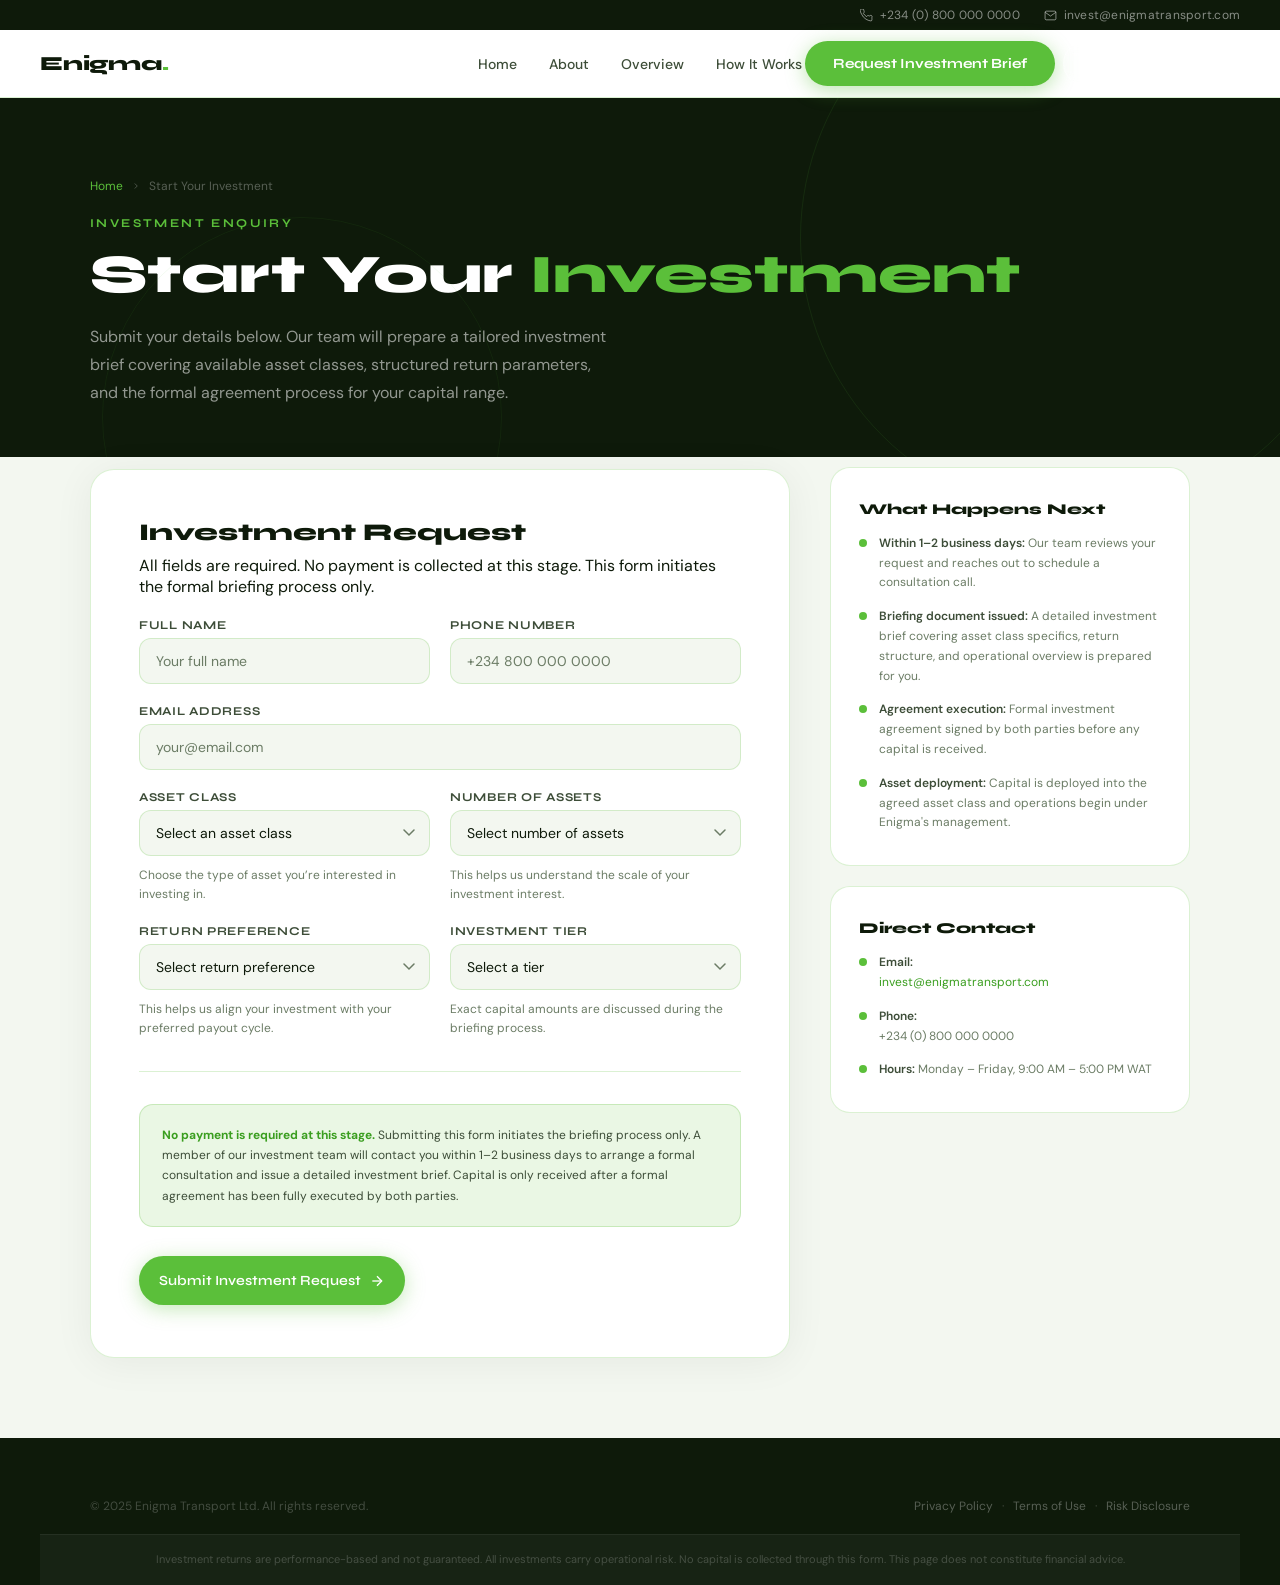
<file: invest.html>
<!DOCTYPE html>
<html lang="en">
<head>
<meta charset="UTF-8" />
<meta name="viewport" content="width=device-width, initial-scale=1.0" />
<title>Start Your Investment — Enigma Transport</title>
<link rel="preconnect" href="https://fonts.googleapis.com" />
<link rel="preconnect" href="https://fonts.gstatic.com" crossorigin />
<link href="https://fonts.googleapis.com/css2?family=Syne:wght@400;600;700;800&family=DM+Sans:ital,wght@0,300;0,400;0,500;0,600;1,300&display=swap" rel="stylesheet" />
<style>
*, *::before, *::after { box-sizing: border-box; margin: 0; padding: 0; }
:root {
  --green:#5bbf3a; --green-dark:#3a9e1f; --green-dim:rgba(91,191,58,0.18);
  --green-pale:#eaf7e4; --ink:#0e1a0a; --ink-soft:#3d4d38; --muted:#6b7c65;
  --surface:#ffffff; --bg:#f3f7f0; --border:rgba(91,191,58,0.22);
  --radius-card:18px; --radius-btn:100px;
  --font-head:'Syne',sans-serif; --font-body:'DM Sans',sans-serif;
}
html { scroll-behavior: smooth; }
body { font-family: var(--font-body); background: var(--surface); color: var(--ink); overflow-x: hidden; }
@keyframes fadeUp { from{opacity:0;transform:translateY(24px)} to{opacity:1;transform:translateY(0)} }
@keyframes slideDown { from{transform:translateY(-100%);opacity:0} to{transform:translateY(0);opacity:1} }
@keyframes fadeIn { from{opacity:0} to{opacity:1} }
@keyframes contextPop { 0%{opacity:0;transform:translateY(-8px) scale(0.98)} 100%{opacity:1;transform:translateY(0) scale(1)} }

/* Top Bar */
.top-bar { display:flex;justify-content:flex-end;align-items:center;gap:24px;background:var(--ink);padding:7px 40px;font-size:12px;color:rgba(255,255,255,0.5);letter-spacing:0.02em; }
.top-bar-item { display:flex;align-items:center;gap:7px; }
@media(max-width:760px){.top-bar{display:none}}

/* Header */
.header { position:sticky;top:0;z-index:100;background:rgba(255,255,255,0.96);backdrop-filter:blur(12px);-webkit-backdrop-filter:blur(12px);border-bottom:1.5px solid var(--border);padding:0 40px;display:flex;align-items:center;gap:40px;height:68px;animation:slideDown 0.5s ease both; }
.logo-link { text-decoration:none;display:flex;align-items:center;flex-shrink:0; }
.logo-wordmark { font-family:var(--font-head);font-size:1.25rem;font-weight:800;color:var(--ink);letter-spacing:-0.01em; }
.logo-wordmark span { color:var(--green); }
.nav { display:flex;align-items:center;gap:0;position:absolute;left:50%;transform:translateX(-50%); }
.nav a { font-size:14px;font-weight:500;color:var(--ink-soft);text-decoration:none;padding:8px 16px;position:relative;transition:color 0.22s;white-space:nowrap; }
.nav a::after { content:'';position:absolute;bottom:0;left:50%;right:50%;height:2.5px;background:var(--green);border-radius:2px;transition:left 0.28s cubic-bezier(.22,1,.36,1),right 0.28s cubic-bezier(.22,1,.36,1); }
.nav a:hover{color:var(--green-dark)} .nav a:hover::after,.nav a.active::after{left:12px;right:12px} .nav a.active{color:var(--green-dark);font-weight:600}
.cta-group { margin-left:auto;display:flex;align-items:center;gap:8px; }
.nav-cta { font-family:var(--font-head);font-size:12px;font-weight:700;background:var(--green);color:#fff!important;padding:10px 22px;border-radius:100px;border:none;cursor:pointer;flex-shrink:0;transition:background 0.2s,transform 0.2s;text-decoration:none;display:inline-block; }
.nav-cta:hover{background:var(--green-dark)!important;transform:scale(1.04)!important}
.nav-cta-secondary { font-family:var(--font-body);font-size:12px;font-weight:600;color:var(--green-dark);background:transparent;border:2px solid var(--green);border-radius:100px;padding:8px 16px;cursor:pointer;transition:background 0.25s,color 0.25s,transform 0.2s;white-space:nowrap;text-decoration:none;display:inline-block; }
.nav-cta-secondary:hover{background:var(--green);color:#fff;transform:scale(1.04)}
.menu-toggle{display:none;background:none;border:none;cursor:pointer;padding:4px;flex-direction:column;gap:4px;margin-left:auto}
.menu-toggle span{display:block;width:22px;height:2px;background:var(--ink);border-radius:2px}

/* Page Hero */
.page-hero { background:var(--ink);padding:80px 40px 110px;position:relative;overflow:hidden; }
.page-hero::before { content:'';position:absolute;top:-140px;right:-80px;width:560px;height:560px;border-radius:50%;border:1.5px solid rgba(91,191,58,0.1);pointer-events:none; }
.page-hero::after { content:'';position:absolute;bottom:-100px;left:8%;width:400px;height:400px;border-radius:50%;border:1.5px solid rgba(91,191,58,0.07);pointer-events:none; }
.page-hero-inner { max-width:1100px;margin:0 auto; }
.breadcrumb { font-size:12px;color:rgba(255,255,255,0.3);margin-bottom:22px;display:flex;align-items:center;gap:8px; }
.breadcrumb a { color:var(--green);text-decoration:none; }
.hero-eyebrow { font-family:var(--font-head);font-size:12px;font-weight:700;letter-spacing:0.2em;text-transform:uppercase;color:var(--green);margin-bottom:16px;animation:fadeUp 0.5s 0.1s both; }
.page-hero h1 { font-family:var(--font-head);font-size:clamp(2rem,4.5vw,3.4rem);font-weight:800;color:#fff;line-height:1.08;animation:fadeUp 0.55s 0.2s both; }
.page-hero h1 .accent { color:var(--green); }
.page-hero > .page-hero-inner > p { font-size:16px;color:rgba(255,255,255,0.55);max-width:520px;line-height:1.75;margin-top:18px;animation:fadeUp 0.55s 0.3s both; }

/* ── Context Awareness Banner ── */
.context-banner {
  display: none;
  align-items: center;
  gap: 14px;
  background: linear-gradient(135deg, var(--green-pale) 0%, rgba(91,191,58,0.08) 100%);
  border: 1.5px solid rgba(91,191,58,0.35);
  border-radius: 14px;
  padding: 14px 18px;
  margin-bottom: 24px;
  animation: contextPop 0.4s cubic-bezier(.22,1,.36,1) both;
}
.context-banner.visible { display: flex; }
.context-banner-icon {
  width: 36px; height: 36px; border-radius: 50%;
  background: var(--green); flex-shrink: 0;
  display: flex; align-items: center; justify-content: center;
}
.context-banner-icon svg { width: 16px; height: 16px; color: #fff; }
.context-banner-body { flex: 1; }
.context-banner-body strong {
  font-family: var(--font-head); font-size: 12px; font-weight: 700;
  letter-spacing: 0.06em; text-transform: uppercase; color: var(--green-dark);
  display: block; margin-bottom: 3px;
}
.context-banner-body p { font-size: 13px; color: var(--ink-soft); line-height: 1.5; }
.context-banner-pills { display: flex; gap: 8px; flex-wrap: wrap; margin-top: 8px; }
.context-pill {
  font-family: var(--font-head); font-size: 11px; font-weight: 700;
  background: var(--green); color: #fff; border-radius: 100px;
  padding: 4px 12px; letter-spacing: 0.04em;
}
.context-dismiss {
  background: none; border: none; cursor: pointer;
  color: var(--muted); padding: 4px; flex-shrink: 0;
  transition: color 0.2s; border-radius: 6px;
}
.context-dismiss:hover { color: var(--ink); }

/* Prefilled field highlight */
.form-group select.prefilled,
.form-group input.prefilled {
  border-color: var(--green);
  background-color: var(--green-pale);
  box-shadow: 0 0 0 3px rgba(91,191,58,0.12);
}
.form-group select.prefilled:focus,
.form-group input.prefilled:focus {
  box-shadow: 0 0 0 4px rgba(91,191,58,0.18);
}
.prefilled-tag {
  display: inline-flex; align-items: center; gap: 5px;
  font-size: 11px; font-weight: 600; color: var(--green-dark);
  background: var(--green-pale); border: 1px solid rgba(91,191,58,0.3);
  border-radius: 100px; padding: 2px 10px 2px 7px;
  margin-top: 5px; width: fit-content;
}
.prefilled-tag svg { width: 10px; height: 10px; }

/* Form Section */
.form-section { background:var(--bg);padding:0 40px 80px;margin-top:-60px;position:relative;z-index:10; }
.form-wrap { max-width:820px;margin:0 auto; }
.form-card { background:var(--surface);border:1.5px solid var(--border);border-radius:24px;padding:48px 48px 52px;box-shadow:0 4px 40px rgba(0,0,0,0.06);animation:fadeUp 0.6s 0.2s both; margin-top: 12px; }
.form-card h2 { font-family:var(--font-head);font-size:1.5rem;font-weight:800;color:var(--ink);margin-bottom:8px; }
.form-card > p { font-size:14px;color:var(--muted);line-height:1.7;margin-bottom:36px; }
.form-grid { display:grid;grid-template-columns:1fr 1fr;gap:20px; }
.form-group { display:flex;flex-direction:column;gap:6px; }
.form-group.full { grid-column:1/-1; }
.form-group label { font-family:var(--font-head);font-size:12px;font-weight:700;letter-spacing:0.06em;text-transform:uppercase;color:var(--ink-soft); }
.form-group input,
.form-group select,
.form-group textarea {
  font-family:var(--font-body);font-size:14px;color:var(--ink);
  background:var(--bg);border:1.5px solid var(--border);border-radius:12px;
  padding:13px 16px;transition:border-color 0.22s,box-shadow 0.22s,background 0.22s;outline:none;
  appearance:none;-webkit-appearance:none;
}
.form-group select { background-image:url("data:image/svg+xml,%3Csvg xmlns='http://www.w3.org/2000/svg' width='12' height='8' viewBox='0 0 12 8'%3E%3Cpath d='M1 1l5 5 5-5' stroke='%236b7c65' stroke-width='1.5' fill='none' stroke-linecap='round'/%3E%3C/svg%3E");background-repeat:no-repeat;background-position:right 14px center;padding-right:36px; }
.form-group select.prefilled { background-image:url("data:image/svg+xml,%3Csvg xmlns='http://www.w3.org/2000/svg' width='12' height='8' viewBox='0 0 12 8'%3E%3Cpath d='M1 1l5 5 5-5' stroke='%233a9e1f' stroke-width='1.5' fill='none' stroke-linecap='round'/%3E%3C/svg%3E"); }
.form-group input:focus,
.form-group select:focus,
.form-group textarea:focus { border-color:var(--green);box-shadow:0 0 0 3px rgba(91,191,58,0.1); }
.form-group input::placeholder,
.form-group textarea::placeholder { color:var(--muted); }
.form-note { font-size:12px;color:var(--muted);line-height:1.6;margin-top:4px; }
.btn-submit { font-family:var(--font-head);font-size:14px;font-weight:600;background:var(--green);color:#fff;border:none;border-radius:100px;padding:16px 20px;cursor:pointer;display:inline-flex;align-items:center;gap:8px;transition:background 0.25s,transform 0.2s,box-shadow 0.25s;box-shadow:0 4px 20px rgba(91,191,58,0.35);margin-top:8px; }
.btn-submit:hover{background:var(--green-dark);transform:translateY(-2px);box-shadow:0 8px 28px rgba(91,191,58,0.4)}
.btn-submit svg{width:16px;height:16px;transition:transform 0.22s}
.btn-submit:hover svg{transform:translateX(4px)}
.form-divider { height:1px;background:var(--border);margin:32px 0; }
.form-disclaimer { background:var(--green-pale);border:1.5px solid rgba(91,191,58,0.25);border-radius:14px;padding:20px 22px; }
.form-disclaimer p { font-size:12px;color:var(--ink-soft);line-height:1.7; }
.form-disclaimer strong { color:var(--green-dark); }

/* Success state */
.success-msg { display:none;text-align:center;padding:48px 32px; }
.success-msg.visible { display:block; }
.success-icon { width:64px;height:64px;background:var(--green);border-radius:50%;display:flex;align-items:center;justify-content:center;margin:0 auto 20px; }
.success-icon svg{width:28px;height:28px;color:#fff}
.success-msg h3{font-family:var(--font-head);font-size:1.4rem;font-weight:800;color:var(--ink);margin-bottom:10px}
.success-msg p{font-size:14px;color:var(--muted);line-height:1.7;max-width:380px;margin:0 auto}

/* Info sidebar */
.form-layout { display:grid;grid-template-columns:1fr 360px;gap:40px;max-width:1100px;margin:0 auto; }
.info-sidebar { padding-top:0; }
.info-card { background:var(--surface);border:1.5px solid var(--border);border-radius:20px;padding:32px 28px;margin-bottom:20px;animation:fadeUp 0.6s 0.3s both; margin-top: 10px; }
.info-card h3 { font-family:var(--font-head);font-size:15px;font-weight:800;color:var(--ink);margin-bottom:16px; }
.info-item { display:flex;align-items:flex-start;gap:12px;margin-bottom:14px; }
.info-item:last-child{margin-bottom:0}
.info-dot { width:8px;height:8px;border-radius:50%;background:var(--green);flex-shrink:0;margin-top:5px; }
.info-item p { font-size:12px; color:var(--muted);line-height:1.65; }
.info-item p strong { color:var(--ink-soft);font-weight:600; }

/* Footer */
footer{background:var(--ink);padding:40px 40px 0}
.footer-bottom{max-width:1100px;margin:0 auto;display:flex;justify-content:space-between;align-items:center;flex-wrap:wrap;gap:10px;padding:20px 0;font-size:12px;color:rgba(255,255,255,0.22)}
.footer-bottom a{color:rgba(255,255,255,0.3);text-decoration:none;transition:color 0.2s}
.footer-bottom a:hover{color:var(--green)}
.footer-dot{margin:0 6px}
.disclaimer-strip{background:rgba(255,255,255,0.04);border-top:1px solid rgba(255,255,255,0.06);padding:16px 40px;text-align:center;font-size:11px;color:rgba(255,255,255,0.2);line-height:1.6}

@media(max-width:1024px){
  .form-layout{grid-template-columns:1fr}
  .info-sidebar{display:grid;grid-template-columns:1fr 1fr;gap:20px}
}
@media(max-width:760px){
  .header{padding:0 20px} .nav{display:none} .cta-group{display:none} .menu-toggle{display:flex}
  .page-hero{padding:60px 20px 90px} .form-section{padding:0 20px 60px}
  .form-card{padding:28px 20px} .form-grid{grid-template-columns:1fr}
  .info-sidebar{grid-template-columns:1fr}
  footer{padding:32px 20px 0} .disclaimer-strip{padding:16px 20px}
  .context-banner { flex-wrap: wrap; }
}

/* Mobile Nav */
.mobile-nav {
  display: none;
  position: fixed; 
  /* Using 0 ensures it snaps to the edges of the viewport exactly */
  top: 0;
  left: 0;
  right: 0;
  bottom: 0;
  width: 100%;
  height: 100%;
  
  background: var(--ink); 
  z-index: 200;
  flex-direction: column; 
  /* Adjusted padding: 80px top to clear the 'X' button better */
  padding: 80px 40px 40px; 
  animation: fadeIn 0.25s ease;
  
  /* Critical: prevents horizontal scrolling within the menu */
  overflow-x: hidden;
  overflow-y: auto;
}

.mobile-nav.open { 
  display: flex; 
}

.mobile-nav a {
  font-family: var(--font-head); 
  /* Reduced font size slightly so long words don't overflow */
  font-size: 1rem; 
  font-weight: 600;
  color: rgba(255,255,255,0.7); 
  text-decoration: none; 
  /* Reduced vertical padding to fit more items on small screens */
  padding: 12px 0;
  border-bottom: 1px solid rgba(255,255,255,0.06);
  transition: color 0.2s;
  
  /* Helps with the wide font style */
  letter-spacing: -0.02em;
  line-height: 1.1;
}

.mobile-nav a:hover { 
  color: var(--green); 
}

.mobile-nav .close-btn {
  position: absolute; 
  top: 24px; 
  right: 24px;
  background: none; 
  border: none; 
  cursor: pointer; 
  color: rgba(255,255,255,0.6);
  /* Increase hit area for thumbs */
  padding: 8px;
  z-index: 201;
}

.mobile-nav-ctas { 
  margin-top: auto; /* Pushes the 'Request' button to the bottom of the list */
  padding-top: 32px;
  display: flex; 
  flex-direction: column; 
  gap: 12px; 
}

.btn-primary {
  font-family: var(--font-head); font-size: 14px; font-weight: 700;
  background: var(--green); color: #fff; border: none;
  border-radius: 100px; padding: 14px 28px; cursor: pointer;
  transition: background 0.25s, transform 0.2s, box-shadow 0.25s;
  box-shadow: 0 4px 20px rgba(91,191,58,0.4); text-decoration: none;
  display: inline-block; text-align: center;
}
.btn-primary:hover { background: var(--green-dark); transform: translateY(-2px); box-shadow: 0 8px 28px rgba(91,191,58,0.45); }

.btn-ghost {
  font-family: var(--font-head); font-size: 14px; font-weight: 700;
  background: rgba(255,255,255,0.1); color: #fff;
  border: 1.5px solid rgba(255,255,255,0.35); border-radius: 100px;
  padding: 12px 24px; cursor: pointer; backdrop-filter: blur(6px);
  transition: background 0.25s, border-color 0.25s, transform 0.2s;
  text-decoration: none; display: inline-block; text-align: center;
}
.btn-ghost:hover { background: rgba(255,255,255,0.18); border-color: rgba(255,255,255,0.7); transform: translateY(-2px); }
</style>
</head>
<body>

<!-- Top Bar -->
<div class="top-bar">
  <div class="top-bar-item">
    <svg width="13" height="13" fill="none" stroke="currentColor" stroke-width="1.8" viewBox="0 0 24 24"><path d="M22 16.92v3a2 2 0 01-2.18 2 19.79 19.79 0 01-8.63-3.07A19.5 19.5 0 013.07 9.81 19.79 19.79 0 010 1.17 2 2 0 012 0h3a2 2 0 012 1.72 12.84 12.84 0 00.7 2.81 2 2 0 01-.45 2.11L6.09 7.91a16 16 0 006 6l1.27-1.27a2 2 0 012.11-.45 12.84 12.84 0 002.81.7A2 2 0 0122 14.92z"/></svg>
    +234 (0) 800 000 0000
  </div>
  <div class="top-bar-item">
    <svg width="13" height="13" fill="none" stroke="currentColor" stroke-width="1.8" viewBox="0 0 24 24"><path d="M4 4h16c1.1 0 2 .9 2 2v12c0 1.1-.9 2-2 2H4c-1.1 0-2-.9-2-2V6c0-1.1.9-2 2-2z"/><polyline points="22,6 12,13 2,6"/></svg>
    invest@enigmatransport.com
  </div>
</div>

<!-- Header -->
<header class="header">
  <a href="index.html" class="logo-link">
    <span class="logo-wordmark">Enigma<span>.</span></span>
  </a>
  <nav class="nav">
    <a href="index.html">Home</a>
    <a href="about.html">About</a>
    <a href="opportunities.html">Overview</a>
    <a href="how-it-works.html">How It Works</a>
  </nav>
  <div class="cta-group">
    <a href="invest.html" class="btn-primary">Request Investment Brief</a>
    <a href="contact.html" class="btn-ghost">Become a Driver</a>
  </div>
  <button class="menu-toggle" id="menuToggle" aria-label="Open menu">
    <span></span><span></span><span></span>
  </button>
</header>

<div class="mobile-nav" id="mobileNav">
  <button class="close-btn" id="closeNav">
    <svg width="24" height="24" fill="none" stroke="currentColor" stroke-width="2" viewBox="0 0 24 24"><line x1="18" y1="6" x2="6" y2="18"/><line x1="6" y1="6" x2="18" y2="18"/></svg>
  </button>
  <a href="index.html">Home</a>
  <a href="about.html">About</a>
  <a href="opportunities.html">Opportunities</a>
  <a href="how-it-works.html">How It Works</a>
  <div class="mobile-nav-ctas">
    <a href="invest.html" class="btn-primary">Request Investment Brief</a>
    <a href="contact.html" class="btn-ghost">Become a Driver</a>
  </div>
</div>

<!-- Page Hero -->
<section class="page-hero">
  <div class="page-hero-inner">
    <div class="breadcrumb">
      <a href="index.html">Home</a>
      <svg width="10" height="10" fill="none" stroke="currentColor" stroke-width="2" viewBox="0 0 24 24"><polyline points="9 18 15 12 9 6"/></svg>
      Start Your Investment
    </div>
    <div class="hero-eyebrow">Investment Enquiry</div>
    <h1>Start Your <span class="accent">Investment</span></h1>
    <p>Submit your details below. Our team will prepare a tailored investment brief covering available asset classes, structured return parameters, and the formal agreement process for your capital range.</p>
  </div>
</section>

<!-- Form Section -->
<section class="form-section">
  <div class="form-layout">
    <div class="form-wrap">
      <div class="form-card">

        <div id="formContent">
          <h2>Investment Request</h2>
          <p>All fields are required. No payment is collected at this stage. This form initiates the formal briefing process only.</p>

          <!-- ── Context Awareness Banner (shown when URL params detected) ── -->
          <br/>
          <div class="context-banner" id="contextBanner">
            <div class="context-banner-icon">
              <svg fill="none" stroke="currentColor" stroke-width="2.5" viewBox="0 0 24 24">
                <polyline points="20 6 9 17 4 12"/>
              </svg>
            </div>
            <div class="context-banner-body">
              <strong>Pre-filled for you</strong>
              <p>Based on your selection, we've filled in the relevant fields below.</p>
              <div class="context-banner-pills" id="contextPills"></div>
            </div>
            <button class="context-dismiss" id="contextDismiss" aria-label="Dismiss">
              <svg width="14" height="14" fill="none" stroke="currentColor" stroke-width="2" viewBox="0 0 24 24">
                <line x1="18" y1="6" x2="6" y2="18"/><line x1="6" y1="6" x2="18" y2="18"/>
              </svg>
            </button>
          </div>

          <form id="investForm" novalidate>

            <!-- Hidden context fields — carry data through submission -->
            <input type="hidden" id="contextTier" name="contextTier" value="" />
            <input type="hidden" id="contextAsset" name="contextAsset" value="" />

            <div class="form-grid">
              <div class="form-group">
                <label for="name">Full Name</label>
                <input type="text" id="name" name="name" placeholder="Your full name" required />
              </div>
              <div class="form-group">
                <label for="phone">Phone Number</label>
                <input type="tel" id="phone" name="phone" placeholder="+234 800 000 0000" required />
              </div>
              <div class="form-group full">
                <label for="email">Email Address</label>
                <input type="email" id="email" name="email" placeholder="your@email.com" required />
              </div>

              <!-- Asset Class — auto-selected by ?asset= param -->
             <!-- Asset Class -->
<div class="form-group">
  <label for="asset_class">Asset Class</label>
  <select id="asset_class" name="asset_class" required>
    <option value="" disabled selected>Select an asset class</option>

    <option value="motorcycle">Motorcycle (Bike)</option>
    <option value="tricycle">Tricycle (Keke)</option>
    <option value="car_sedan">Car / Sedan</option>
    <option value="minibus">Urban Minibus</option>
    <option value="intercity_bus">Intercity Bus</option>
    <option value="haulage">Commercial Haulage</option>

    <option value="multiple">Multiple Asset Classes</option>
    <option value="undecided">Not Sure — Need Guidance</option>
  </select>

  <small class="form-note">
    Choose the type of asset you’re interested in investing in.
  </small>
</div>

<!-- Number of Assets -->
<div class="form-group">
  <label for="asset_count">Number of Assets</label>
  <select id="asset_count" name="asset_count" required>
    <option value="" disabled selected>Select number of assets</option>

    <option value="1">1 Asset</option>
    <option value="2">2 Assets</option>
    <option value="3">3 Assets</option>
    <option value="4_5">4 – 5 Assets</option>
    <option value="6_10">6 – 10 Assets</option>
    <option value="10_plus">10+ Assets</option>
  </select>

  <small class="form-note">
    This helps us understand the scale of your investment interest.
  </small>
</div>

<!-- Return Preference -->
<div class="form-group">
  <label for="return_frequency">Return Preference</label>
  <select id="return_frequency" name="return_frequency" required>
    <option value="" disabled selected>Select return preference</option>

    <option value="weekly">Weekly Returns</option>
    <option value="monthly">Monthly Returns</option>
    <option value="yearly">Yearly Returns</option>
  </select>

  <small class="form-note">
    This helps us align your investment with your preferred payout cycle.
  </small>
</div>

              <!-- Tier — auto-selected by ?tier= param -->
              <div class="form-group">
                <label for="range">Investment Tier</label>
                <select id="range" name="range" required>
                  <option value="" disabled selected>Select a tier</option>
                  <option value="standard">Standard — Entry Level</option>
                  <option value="premium">Premium — Growth Allocation</option>
                  <option value="discuss">Prefer to Discuss Directly</option>
                </select>
                <span class="form-note" id="tierNote">Exact capital amounts are discussed during the briefing process.</span>
              </div>

            </div>

            <div class="form-divider"></div>
            <div class="form-disclaimer">
              <p><strong>No payment is required at this stage.</strong> Submitting this form initiates the briefing process only. A member of our investment team will contact you within 1–2 business days to arrange a formal consultation and issue a detailed investment brief. Capital is only received after a formal agreement has been fully executed by both parties.</p>
            </div>
            <br/>
            <button type="submit" class="btn-submit">
              Submit Investment Request
              <svg fill="none" stroke="currentColor" stroke-width="2" viewBox="0 0 24 24"><line x1="5" y1="12" x2="19" y2="12"/><polyline points="12 5 19 12 12 19"/></svg>
            </button>
          </form>
        </div>

        <div class="success-msg" id="successMsg" style="display:none">
          <div class="success-icon">
            <svg fill="none" stroke="currentColor" stroke-width="2.5" viewBox="0 0 24 24"><polyline points="20 6 9 17 4 12"/></svg>
          </div>
          <h3>Request Submitted</h3>
          <p>Thank you. A member of our investment team will contact you within 1–2 business days to discuss your brief and arrange a formal consultation.</p>
        </div>

      </div>
    </div>

    <div class="info-sidebar">
      <div class="info-card">
        <h3>What Happens Next</h3>
        <div class="info-item">
          <div class="info-dot"></div>
          <p><strong>Within 1–2 business days:</strong> Our team reviews your request and reaches out to schedule a consultation call.</p>
        </div>
        <div class="info-item">
          <div class="info-dot"></div>
          <p><strong>Briefing document issued:</strong> A detailed investment brief covering asset class specifics, return structure, and operational overview is prepared for you.</p>
        </div>
        <div class="info-item">
          <div class="info-dot"></div>
          <p><strong>Agreement execution:</strong> Formal investment agreement signed by both parties before any capital is received.</p>
        </div>
        <div class="info-item">
          <div class="info-dot"></div>
          <p><strong>Asset deployment:</strong> Capital is deployed into the agreed asset class and operations begin under Enigma's management.</p>
        </div>
      </div>

      <div class="info-card">
        <h3>Direct Contact</h3>
        <div class="info-item">
          <div class="info-dot"></div>
          <p>
            <strong>Email:</strong><br/>
            <a href="mailto:invest@enigmatransport.com" style="color:var(--green-dark);text-decoration:none">invest@enigmatransport.com</a>
          </p>
        </div>
        <div class="info-item">
          <div class="info-dot"></div>
          <p>
            <strong>Phone:</strong><br/>
            +234 (0) 800 000 0000
          </p>
        </div>
        <div class="info-item">
          <div class="info-dot"></div>
          <p><strong>Hours:</strong> Monday – Friday, 9:00 AM – 5:00 PM WAT</p>
        </div>
      </div>
    </div>
  </div>
</section>

<!-- Footer -->
<footer>
  <div class="footer-bottom">
    <span>&copy; 2025 Enigma Transport Ltd. All rights reserved.</span>
    <span>
      <a href="privacy.html">Privacy Policy</a>
      <span class="footer-dot">&middot;</span>
      <a href="terms.html">Terms of Use</a>
      <span class="footer-dot">&middot;</span>
      <a href="risk.html">Risk Disclosure</a>
    </span>
  </div>
  <div class="disclaimer-strip">
    Investment returns are performance-based and not guaranteed. All investments carry operational risk. No capital is collected through this form. This page does not constitute financial advice.
  </div>
</footer>

<script>
/* ─────────────────────────────────────────────
   CONTEXT AWARENESS ENGINE
   Reads URL params and pre-fills the form.

   Supported params:
     ?tier=standard | premium
     ?asset=bike | motorcycle | keke | tricycle | car | sedan | minibus | bus | haulage | multiple
   
   Examples from other pages:
     <a href="invest.html?tier=standard&asset=bike">Invest in Bikes (Standard)</a>
     <a href="invest.html?tier=premium&asset=car">Invest in Cars (Premium)</a>
     <a href="invest.html?tier=premium">Premium tier (any asset)</a>
───────────────────────────────────────────── */

(function () {
  const params = new URLSearchParams(window.location.search);
  const tierParam  = (params.get('tier')  || '').toLowerCase().trim();
  const assetParam = (params.get('asset') || '').toLowerCase().trim();

  // ── Maps: param value → select option value + display label ──
  const TIER_MAP = {
    'standard':  { value: 'standard', label: 'Standard Tier' },
    'entry':     { value: 'standard', label: 'Standard Tier' },
    'premium':   { value: 'premium',  label: 'Premium Tier'  },
    'growth':    { value: 'premium',  label: 'Premium Tier'  },
  };

  const ASSET_MAP = {
    'bike':        { value: 'motorcycle',    label: 'Motorcycle (Bike)'  },
    'motorcycle':  { value: 'motorcycle',    label: 'Motorcycle (Bike)'  },
    'keke':        { value: 'tricycle',      label: 'Tricycle (Keke)'    },
    'tricycle':    { value: 'tricycle',      label: 'Tricycle (Keke)'    },
    'car':         { value: 'car',           label: 'Car / Sedan'        },
    'sedan':       { value: 'car',           label: 'Car / Sedan'        },
    'minibus':     { value: 'minibus',       label: 'Urban Minibus'      },
    'bus':         { value: 'intercity-bus', label: 'Intercity Bus'      },
    'intercitybus':{ value: 'intercity-bus', label: 'Intercity Bus'      },
    'haulage':     { value: 'haulage',       label: 'Commercial Haulage' },
    'multiple':    { value: 'multiple',      label: 'Multiple Classes'   },
  };

  const tierMatch  = TIER_MAP[tierParam]   || null;
  const assetMatch = ASSET_MAP[assetParam] || null;

  // Nothing to prefill — exit silently
  if (!tierMatch && !assetMatch) return;

  // ── Apply values to selects ──
  const assetSelect = document.getElementById('assetClass');
  const tierSelect  = document.getElementById('range');
  const pills       = document.getElementById('contextPills');
  const banner      = document.getElementById('contextBanner');

  function applyPrefill(selectEl, value, noteEl, noteText) {
    selectEl.value = value;
    selectEl.classList.add('prefilled');
    if (noteEl && noteText) {
      noteEl.textContent = noteText;
      noteEl.style.color = 'var(--green-dark)';
      noteEl.style.fontWeight = '600';
    }
  }

  function addPill(label) {
    const pill = document.createElement('span');
    pill.className = 'context-pill';
    pill.textContent = label;
    pills.appendChild(pill);
  }

  if (assetMatch) {
    applyPrefill(assetSelect, assetMatch.value, document.getElementById('assetNote'), '✓ Pre-selected based on your interest');
    document.getElementById('contextAsset').value = assetMatch.value;
    addPill(assetMatch.label);
  }

  if (tierMatch) {
    applyPrefill(tierSelect, tierMatch.value, null, null);
    document.getElementById('contextTier').value = tierMatch.value;
    addPill(tierMatch.label);
    // Update tier note to reflect selection
    const tierNote = document.getElementById('tierNote');
    if (tierNote) {
      tierNote.textContent = '✓ Pre-selected based on your interest';
      tierNote.style.color = 'var(--green-dark)';
      tierNote.style.fontWeight = '600';
    }
  }

  // ── Show banner ──
  banner.classList.add('visible');

  // Clear prefill highlight when user manually changes a select
  [assetSelect, tierSelect].forEach(el => {
    el.addEventListener('change', function () {
      this.classList.remove('prefilled');
      const note = this === assetSelect
        ? document.getElementById('assetNote')
        : document.getElementById('tierNote');
      if (note) {
        note.textContent = this === tierSelect
          ? 'Exact capital amounts are discussed during the briefing process.'
          : '';
        note.style.color = '';
        note.style.fontWeight = '';
      }
    });
  });

  // Dismiss banner
  document.getElementById('contextDismiss').addEventListener('click', () => {
    banner.style.animation = 'none';
    banner.style.opacity = '0';
    banner.style.transform = 'translateY(-6px)';
    banner.style.transition = 'opacity 0.25s, transform 0.25s';
    setTimeout(() => banner.remove(), 300);
  });

})();

/* ── Mobile nav ── */
const menuToggle = document.getElementById('menuToggle');
const mobileNav  = document.getElementById('mobileNav');
const closeNav   = document.getElementById('closeNav');
if (menuToggle) menuToggle.addEventListener('click', () => mobileNav.classList.add('open'));
if (closeNav)   closeNav.addEventListener('click',   () => mobileNav.classList.remove('open'));

/* ── Form submission ── */
document.getElementById('investForm').addEventListener('submit', function (e) {
  e.preventDefault();
  const name       = document.getElementById('name').value.trim();
  const phone      = document.getElementById('phone').value.trim();
  const email      = document.getElementById('email').value.trim();
  const assetClass = document.getElementById('assetClass').value;
  const range      = document.getElementById('range').value;

  if (!name || !phone || !email || !assetClass || !range) {
    alert('Please complete all fields before submitting.');
    return;
  }

  document.getElementById('formContent').style.display = 'none';
  const successEl = document.getElementById('successMsg');
  successEl.style.display = 'block';
  successEl.classList.add('visible');
});
</script>
</body>
</html>
</file>
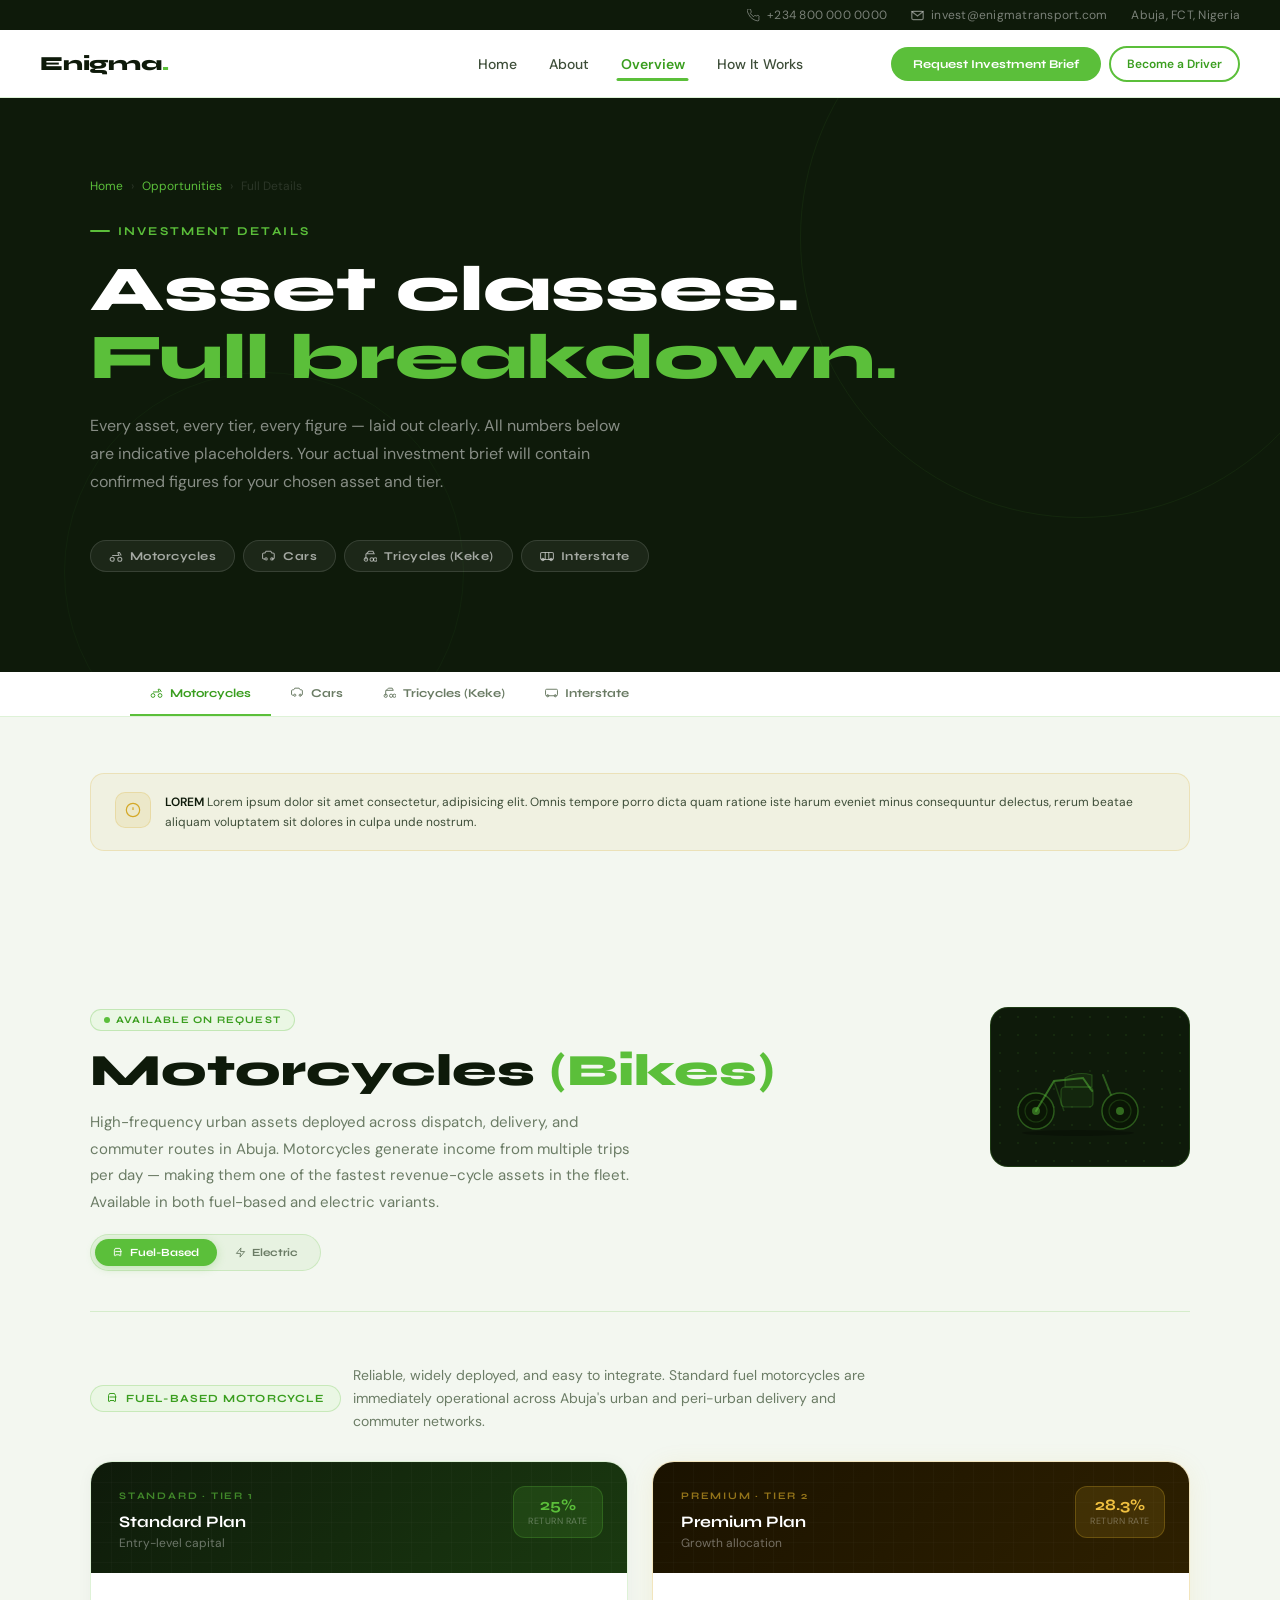
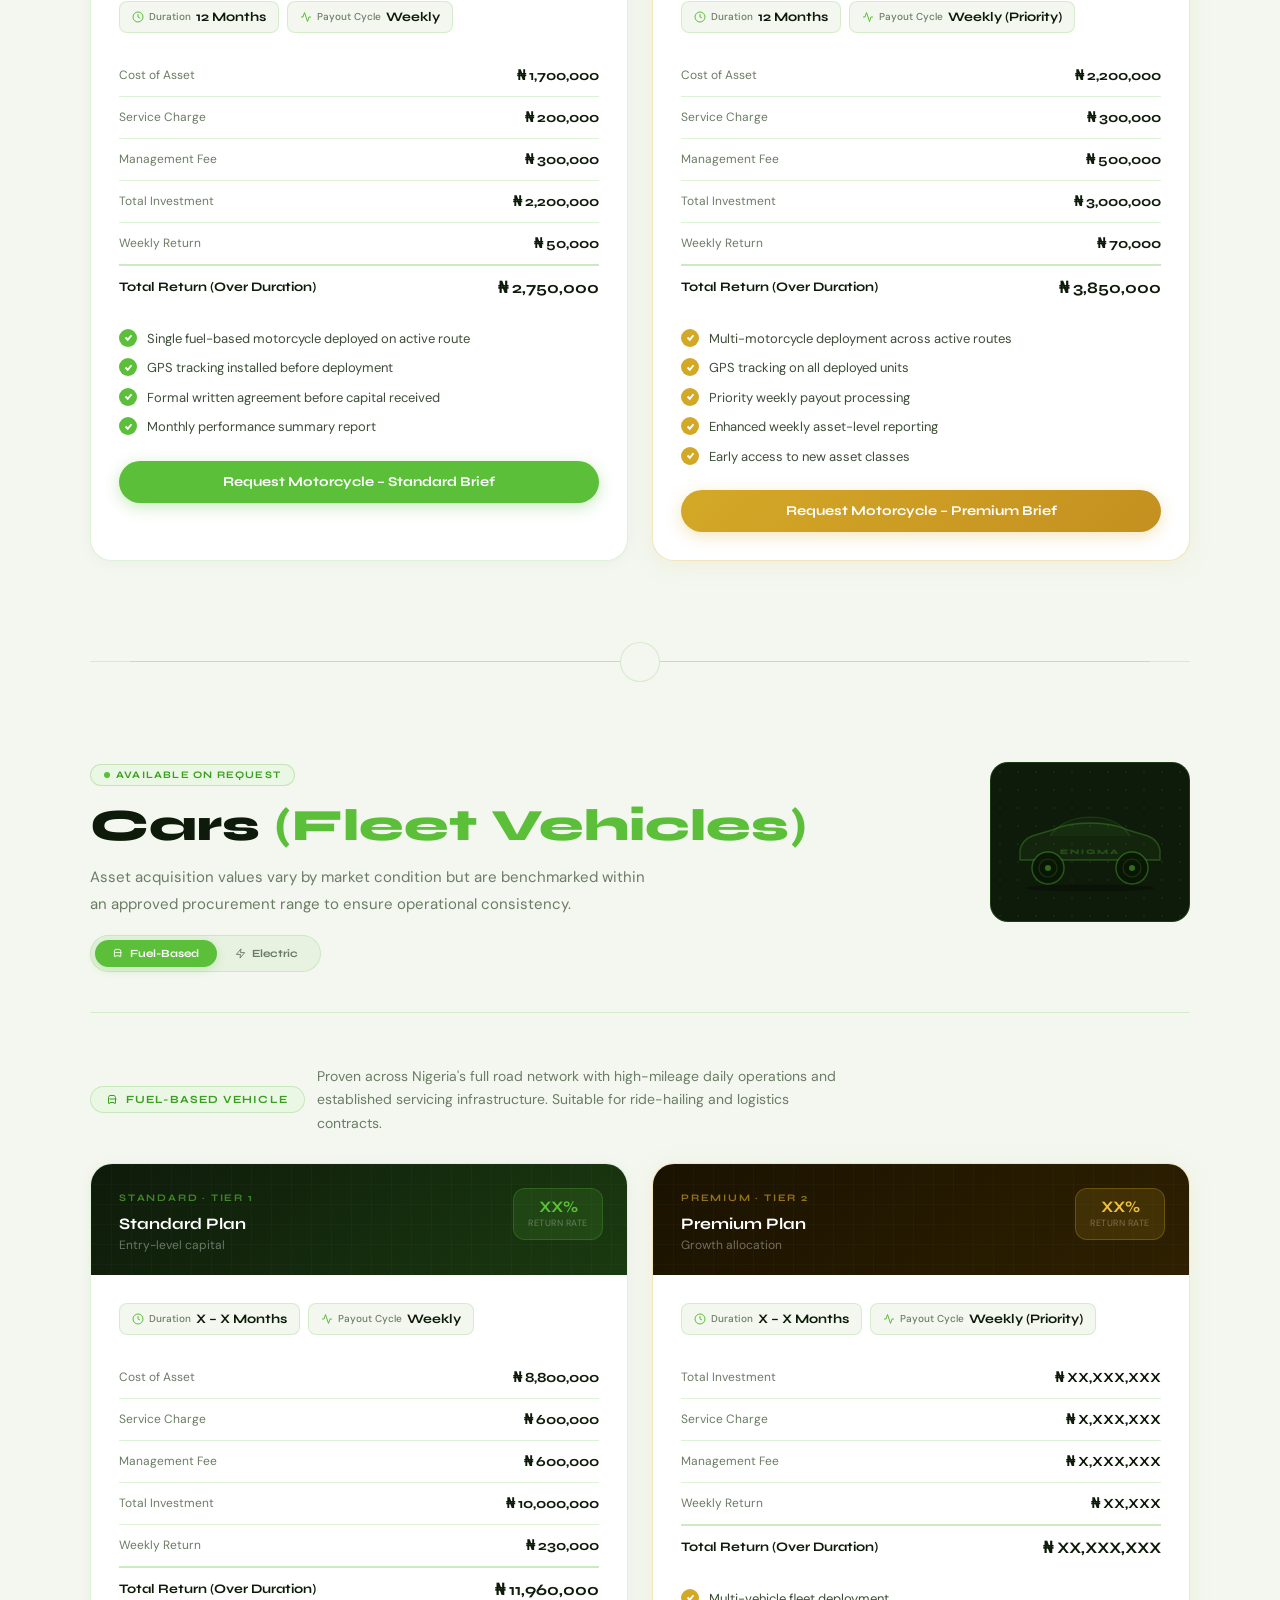
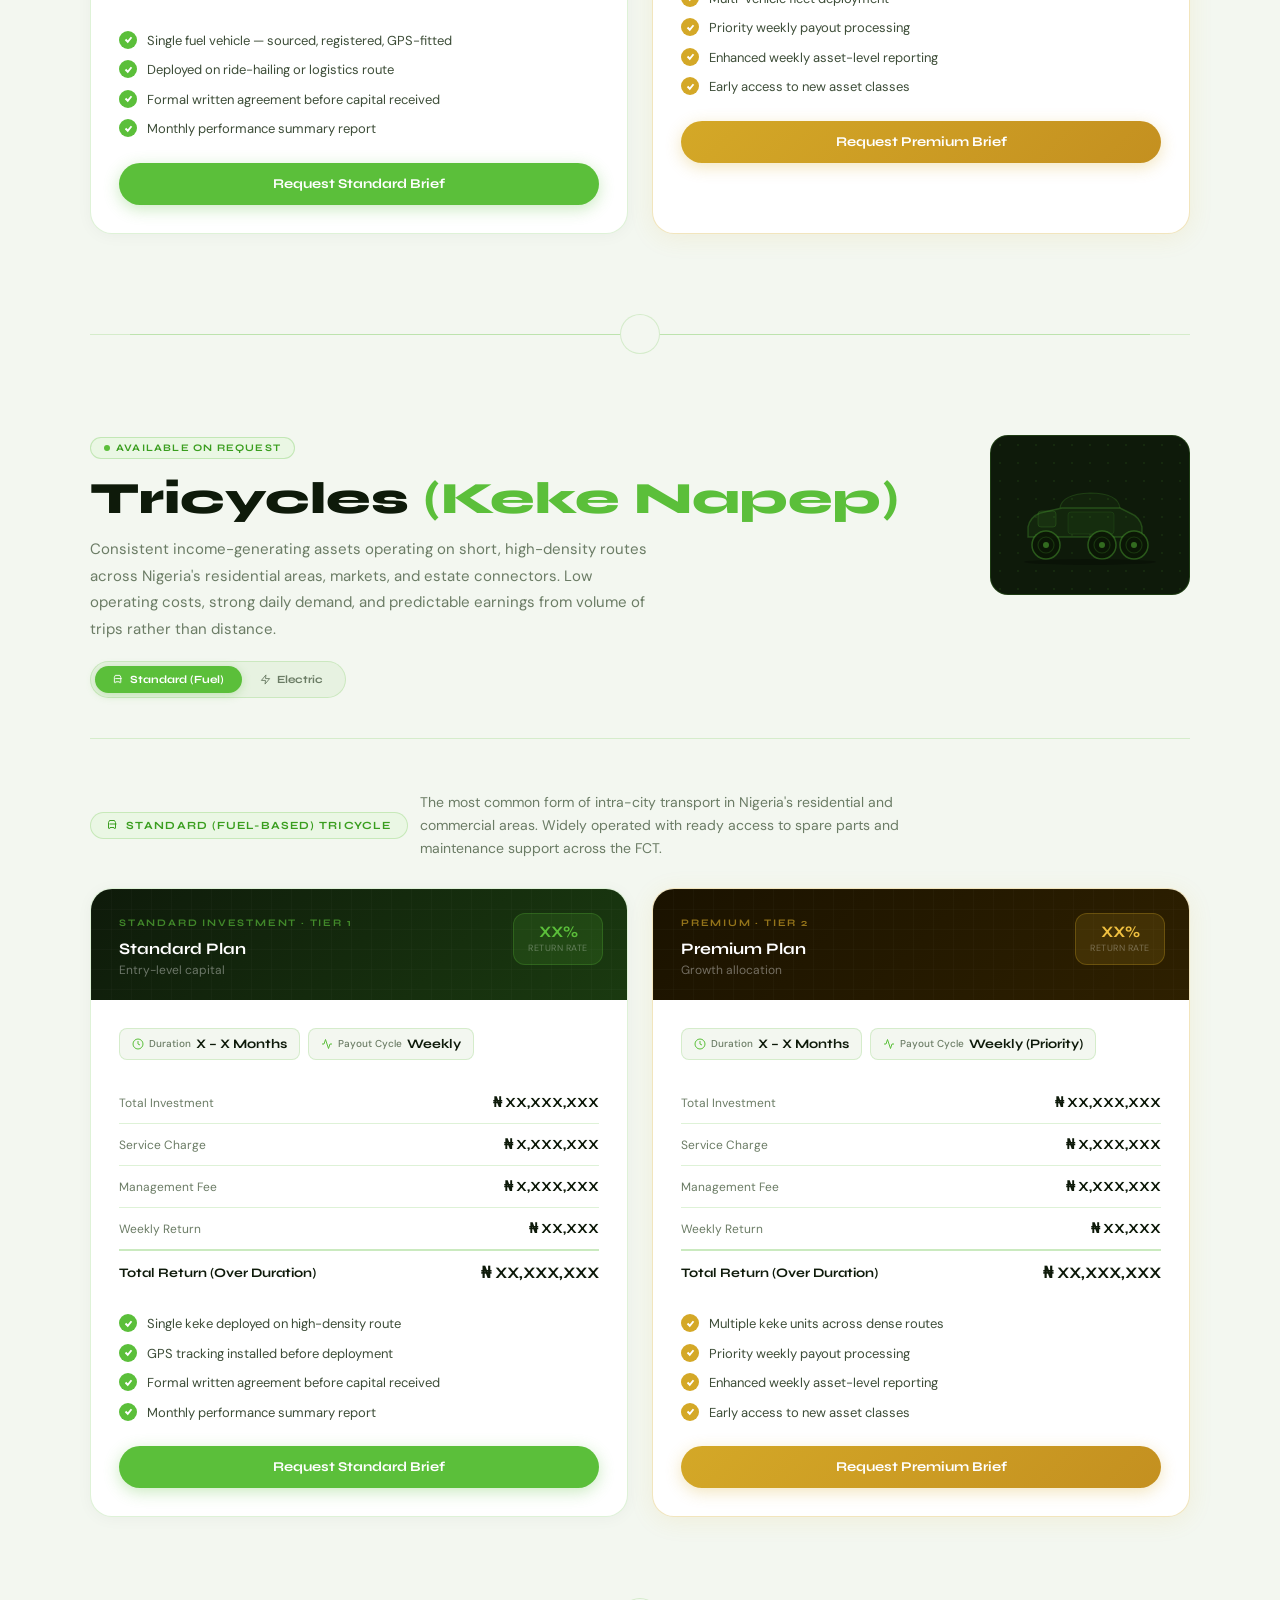
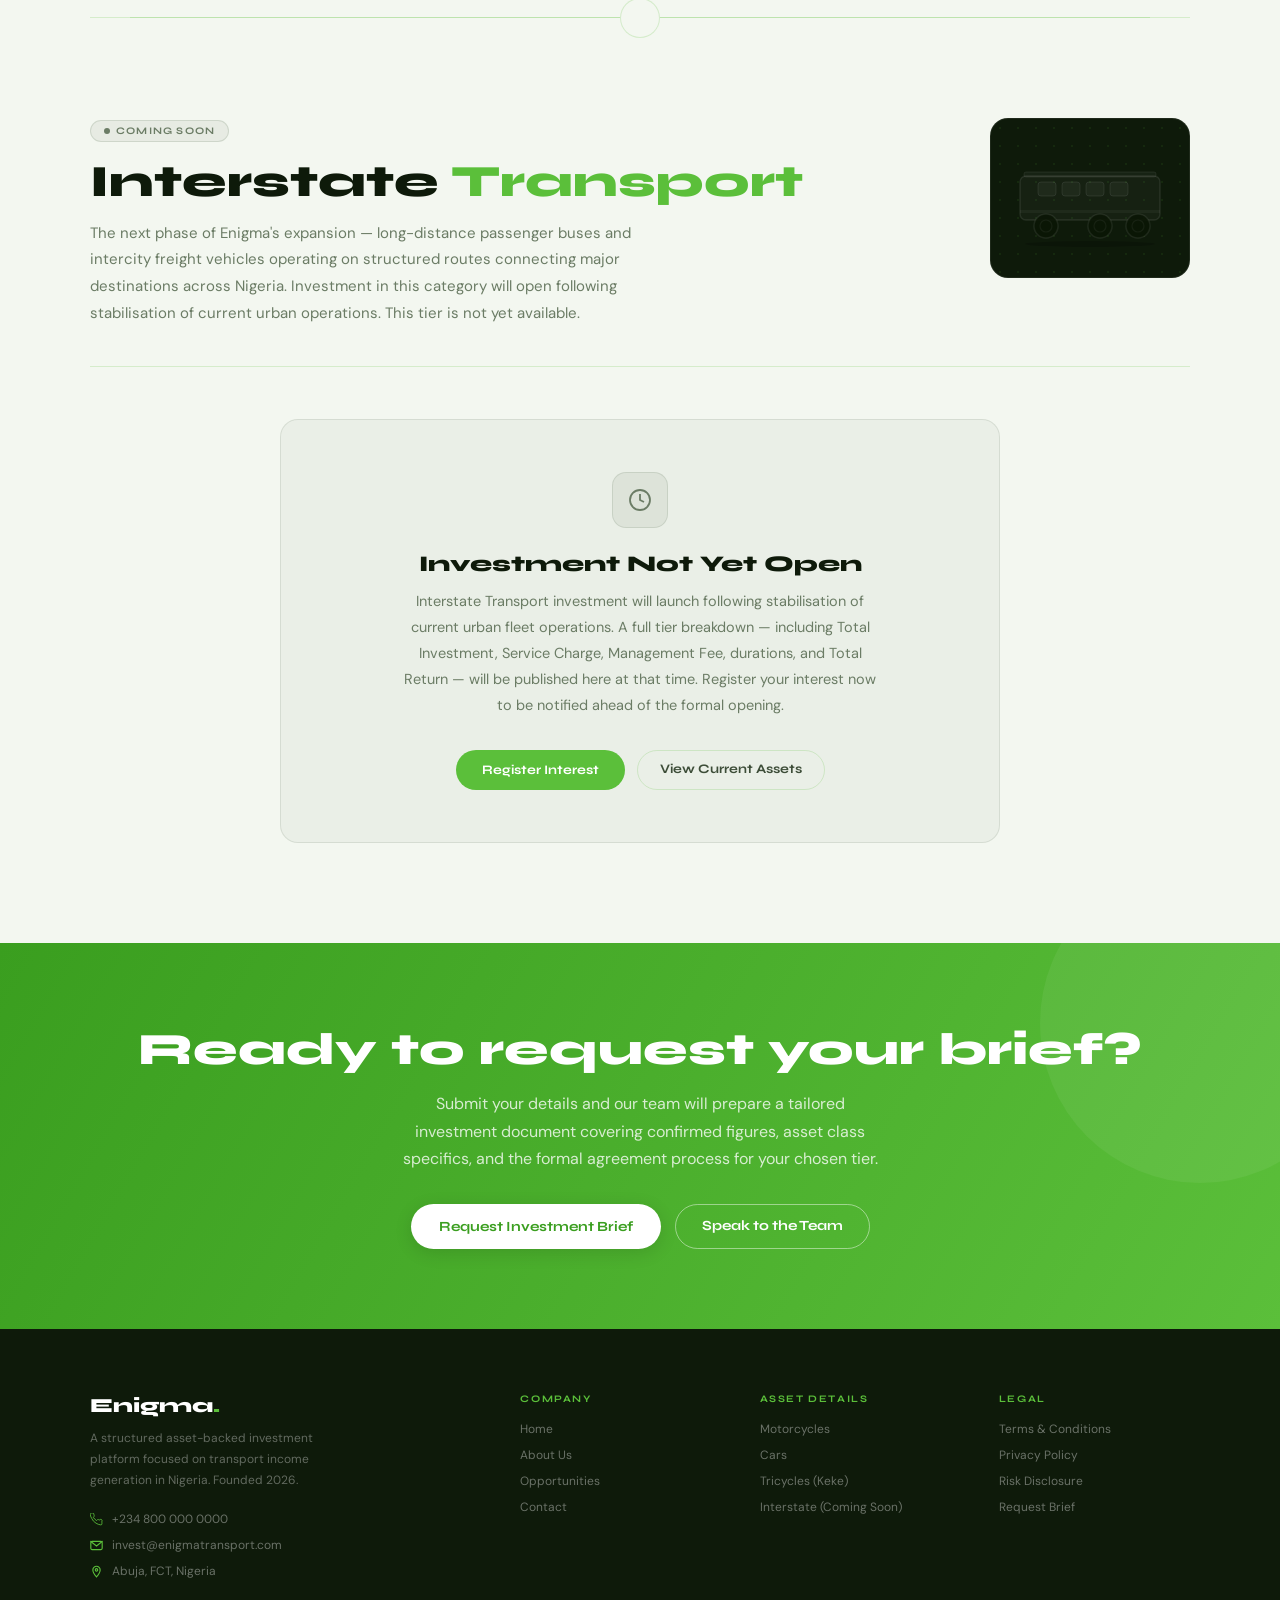
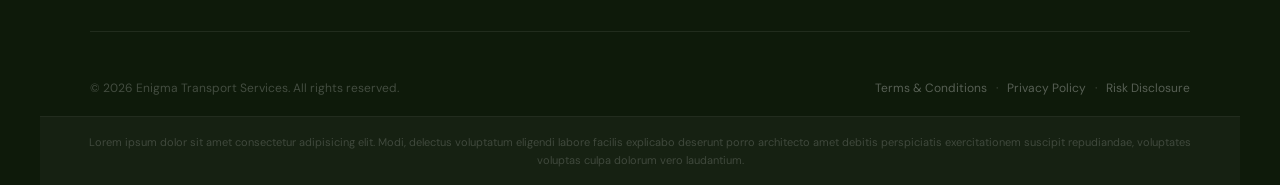
<file: investment-details.html>
<!DOCTYPE html>
<html lang="en">
<head>
  <meta charset="UTF-8"/>
  <meta name="viewport" content="width=device-width, initial-scale=1.0"/>
  <title>Investment Details — Enigma Transport Services</title>
  <link rel="preconnect" href="https://fonts.googleapis.com">
  <link rel="preconnect" href="https://fonts.gstatic.com" crossorigin>
  <link href="https://fonts.googleapis.com/css2?family=Syne:wght@400;600;700;800&family=DM+Sans:ital,wght@0,300;0,400;0,500;0,600;1,300&display=swap" rel="stylesheet">
<style>

/* ─────────────────────────────────────
   RESET & TOKENS
───────────────────────────────────── */
*, *::before, *::after { box-sizing: border-box; margin: 0; padding: 0; }

:root {
  --green:        #5bbf3a;
  --green-dark:   #3a9e1f;
  --green-dim:    rgba(91,191,58,0.14);
  --green-pale:   #eaf7e4;
  --gold:         #d4a827;
  --gold-pale:    #fdf6e3;
  --gold-dim:     rgba(212,168,39,0.14);
  --ink:          #0e1a0a;
  --ink-soft:     #3d4d38;
  --muted:        #6b7c65;
  --surface:      #ffffff;
  --bg:           #f3f7f0;
  --border:       rgba(91,191,58,0.20);
  --border-mid:   rgba(91,191,58,0.32);
  --r-card:       18px;
  --r-btn:        100px;
  --font-head:    'Syne', sans-serif;
  --font-body:    'DM Sans', sans-serif;
}

html { scroll-behavior: smooth; }
body { font-family: var(--font-body); background: var(--bg); color: var(--ink); overflow-x: hidden; -webkit-font-smoothing: antialiased; }

/* ─────────────────────────────────────
   ANIMATIONS
───────────────────────────────────── */
@keyframes fadeUp   { from { opacity:0; transform:translateY(22px); } to { opacity:1; transform:translateY(0); } }
@keyframes slideDown{ from { transform:translateY(-100%); opacity:0; } to { transform:translateY(0); opacity:1; } }
@keyframes fadeIn   { from { opacity:0; } to { opacity:1; } }
@keyframes pulse    { 0%,100%{opacity:.5;transform:scale(1)} 50%{opacity:1;transform:scale(1.08)} }

/* ─────────────────────────────────────
   TOP BAR
───────────────────────────────────── */
.top-bar {
  display:flex; justify-content:flex-end; align-items:center;
  gap:24px; background:var(--ink); padding:7px 40px;
  font-size:12px; color:rgba(255,255,255,0.45); letter-spacing:.02em;
}
.top-bar-item { display:flex; align-items:center; gap:7px; }
@media(max-width:760px){ .top-bar{ display:none; } }

/* ─────────────────────────────────────
   HEADER
───────────────────────────────────── */
.header {
  position:sticky; top:0; z-index:100;
  background:rgba(255,255,255,0.96);
  backdrop-filter:blur(12px); -webkit-backdrop-filter:blur(12px);
  border-bottom:1.5px solid var(--border);
  padding:0 40px; display:flex; align-items:center; gap:40px;
  height:68px; animation:slideDown .5s ease both;
}
.logo-link { text-decoration:none; display:flex; align-items:center; flex-shrink:0; }
.logo-wordmark { font-family:var(--font-head); font-size:1.25rem; font-weight:800; color:var(--ink); letter-spacing:-.01em; }
.logo-wordmark span { color:var(--green); }

.nav {
  display:flex; align-items:center;
  position:absolute; left:50%; transform:translateX(-50%);
}
.nav a {
  font-size:14px; font-weight:500; color:var(--ink-soft);
  text-decoration:none; padding:8px 16px;
  position:relative; transition:color .22s; white-space:nowrap;
}
.nav a::after {
  content:''; position:absolute; bottom:0; left:50%; right:50%;
  height:2.5px; background:var(--green); border-radius:2px;
  transition:left .28s cubic-bezier(.22,1,.36,1), right .28s cubic-bezier(.22,1,.36,1);
}
.nav a:hover { color:var(--green-dark); }
.nav a:hover::after, .nav a.active::after { left:12px; right:12px; }
.nav a.active { color:var(--green-dark); font-weight:600; }

.cta-group { margin-left:auto; display:flex; align-items:center; gap:8px; }
.nav-cta {
  font-family:var(--font-head); font-size:12px; font-weight:700;
  background:var(--green); color:#fff !important;
  padding:10px 22px; border-radius:var(--r-btn);
  border:none; cursor:pointer; transition:background .2s, transform .2s;
  text-decoration:none; display:inline-block;
}
.nav-cta:hover { background:var(--green-dark)!important; transform:scale(1.04)!important; }
.nav-cta::after { display:none!important; }
.nav-cta-secondary {
  font-family:var(--font-body); font-size:12px; font-weight:600;
  color:var(--green-dark); background:transparent;
  border:2px solid var(--green); border-radius:var(--r-btn);
  padding:8px 16px; cursor:pointer;
  transition:background .25s, color .25s, transform .2s;
  white-space:nowrap; text-decoration:none; display:inline-block;
}
.nav-cta-secondary::after { display:none!important; }
.nav-cta-secondary:hover { background:var(--green); color:#fff; transform:scale(1.04); }

.menu-toggle {
  display:none; background:none; border:none; cursor:pointer;
  padding:4px; flex-direction:column; gap:5px; margin-left:auto;
}
.menu-toggle span { display:block; width:22px; height:2px; background:var(--ink); border-radius:2px; }

/* Mobile nav */
.mobile-nav {
  display:none; position:fixed; inset:0;
  background:var(--ink); z-index:200;
  flex-direction:column; padding:80px 40px 40px; animation:fadeIn .22s ease;
}
.mobile-nav.open { display:flex; }
.mobile-nav a {
  font-family:var(--font-head); font-size:1rem; font-weight:600;
  color:rgba(255,255,255,0.7); text-decoration:none;
  padding:16px 0; border-bottom:1px solid rgba(255,255,255,0.06); transition:color .2s;
}
.mobile-nav a:hover { color:var(--green); }
.mobile-nav .close-btn { position:absolute; top:20px; right:24px; background:none; border:none; cursor:pointer; color:rgba(255,255,255,0.6); }
.mobile-nav-ctas { margin-top:32px; display:flex; flex-direction:column; gap:12px; }
.mn-primary {
  font-family:var(--font-head); font-size:14px; font-weight:700;
  background:var(--green); color:#fff; border:none;
  border-radius:var(--r-btn); padding:14px 28px;
  text-decoration:none; text-align:center; display:block;
}
.mn-ghost {
  font-family:var(--font-head); font-size:14px; font-weight:700;
  background:rgba(255,255,255,0.08); color:#fff;
  border:1.5px solid rgba(255,255,255,0.25); border-radius:var(--r-btn);
  padding:12px 28px; text-decoration:none; text-align:center; display:block;
}

/*
   PAGE HERO */
.page-hero {
  background:var(--ink); padding:80px 40px 100px;
  position:relative; overflow:hidden;
}
.page-hero::before {
  content:''; position:absolute; top:-140px; right:-80px;
  width:560px; height:560px; border-radius:50%;
  border:1.5px solid rgba(91,191,58,0.08); pointer-events:none;
}
.page-hero::after {
  content:''; position:absolute; bottom:-100px; left:5%;
  width:400px; height:400px; border-radius:50%;
  border:1px solid rgba(91,191,58,0.05); pointer-events:none;
}
.page-hero-inner { max-width:1100px; margin:0 auto; position:relative; z-index:2; }

.breadcrumb {
  font-size:12px; color:rgba(255,255,255,0.3);
  margin-bottom:22px; display:flex; align-items:center; gap:8px;
}
.breadcrumb a { color:var(--green); text-decoration:none; }
.breadcrumb a:hover { text-decoration:underline; }
.breadcrumb span { opacity:.4; }

.section-tag-hero {
  display:inline-flex; align-items:center; gap:8px;
  font-family:var(--font-head); font-size:12px; font-weight:700;
  letter-spacing:.18em; text-transform:uppercase; color:var(--green);
  margin-bottom:18px;
}
.section-tag-hero::before { content:''; width:20px; height:2px; background:var(--green); border-radius:2px; }

.page-hero h1 {
  font-family:var(--font-head); font-size:clamp(2.4rem,5vw,4rem);
  font-weight:800; color:#fff; line-height:1.06; margin-bottom:20px;
  animation:fadeUp .55s .1s both;
}
.page-hero h1 .accent { color:var(--green); }
.page-hero-desc {
  font-size:16px; color:rgba(255,255,255,0.50); max-width:540px;
  line-height:1.75; margin-bottom:44px; animation:fadeUp .55s .2s both;
}

/* Asset nav pills */
.asset-nav {
  display:flex; gap:8px; flex-wrap:wrap; animation:fadeUp .55s .3s both;
}
.asset-nav-pill {
  display:inline-flex; align-items:center; gap:7px;
  font-family:var(--font-head); font-size:12px; font-weight:700;
  letter-spacing:.04em;
  background:rgba(255,255,255,0.06); border:1px solid rgba(255,255,255,0.12);
  border-radius:var(--r-btn); padding:8px 18px;
  color:rgba(255,255,255,0.6); text-decoration:none;
  transition:background .22s, border-color .22s, color .22s;
}
.asset-nav-pill:hover { background:rgba(91,191,58,0.12); border-color:rgba(91,191,58,0.3); color:var(--green); }
.asset-nav-pill svg { width:14px; height:14px; flex-shrink:0; }

/* SHARED SECTION UTILITIES */
.section-tag {
  display:inline-flex; align-items:center; gap:8px;
  font-family:var(--font-head); font-size:12px; font-weight:700;
  letter-spacing:.18em; text-transform:uppercase; color:var(--green-dark);
  margin-bottom:14px;
}
.section-tag::before { content:''; width:20px; height:2px; background:var(--green); border-radius:2px; }
.section-tag.center { justify-content:center; }
.section-tag.light { color:rgba(91,191,58,0.75); }
.section-tag.light::before { background:var(--green); }

.section-h2 {
  font-family:var(--font-head); font-size:clamp(1.8rem,3vw,2.6rem);
  font-weight:800; color:var(--ink); line-height:1.1; margin-bottom:14px;
}
.section-h2 .accent { color:var(--green); }
.section-h2.light { color:#fff; }

.check-sm {
  flex-shrink:0; width:18px; height:18px; background:var(--green);
  border-radius:50%; display:inline-flex; align-items:center; justify-content:center;
}
.check-sm svg { width:9px; height:9px; }

/*  ASSET SECTION WRAPPER*/
.asset-section {
  padding:100px 40px 0;
}
.asset-section:last-of-type { padding-bottom:100px; }

.asset-section-inner { max-width:1100px; margin:0 auto; }

/* Asset header row */
.asset-header {
  display:grid; grid-template-columns:1fr auto; gap:24px; align-items:start;
  padding-bottom:40px; border-bottom:1.5px solid var(--border); margin-bottom:52px;
}

.asset-header-badge {
  display:inline-flex; align-items:center; gap:6px;
  background:var(--green-pale); border:1px solid rgba(91,191,58,0.28);
  border-radius:var(--r-btn); padding:4px 13px;
  font-family:var(--font-head); font-size:10px; font-weight:700;
  letter-spacing:.12em; text-transform:uppercase; color:var(--green-dark);
  margin-bottom:16px; width:fit-content;
}
.asset-header-badge::before { content:''; width:6px; height:6px; border-radius:50%; background:var(--green); flex-shrink:0; }
.asset-header-badge.soon { background:rgba(107,124,101,0.09); border-color:rgba(107,124,101,0.20); color:var(--muted); }
.asset-header-badge.soon::before { background:var(--muted); }

.asset-header h2 {
  font-family:var(--font-head); font-size:clamp(2rem,3.5vw,3rem);
  font-weight:800; color:var(--ink); line-height:1.06; margin-bottom:14px;
}
.asset-header h2 .accent { color:var(--green); }
.asset-header-desc { font-size:15px; color:var(--muted); line-height:1.78; max-width:560px; }

/* EV toggle tab */
.variant-tabs {
  display:inline-flex; background:rgba(91,191,58,0.08);
  border:1.5px solid var(--border); border-radius:var(--r-btn); padding:4px;
  gap:0; margin-top:10px;
}
.vtab {
  font-family:var(--font-head); font-size:11px; font-weight:700;
  padding:7px 18px; border-radius:var(--r-btn); border:none; cursor:pointer;
  background:transparent; color:var(--muted);
  transition:background .22s, color .22s;
  display:flex; align-items:center; gap:6px;
}
.vtab svg { width:11px; height:11px; }
.vtab.active { background:var(--green); color:#fff; box-shadow:0 2px 10px rgba(91,191,58,0.28); }

/* Asset header right — SVG preview card */
.asset-preview-card {
  width:200px; height:160px; border-radius:var(--r-card);
  background:var(--ink); border:1.5px solid rgba(91,191,58,0.20);
  display:flex; align-items:center; justify-content:center;
  position:relative; overflow:hidden; flex-shrink:0;
}
.asset-preview-card::before {
  content:'';
  position:absolute; inset:0;
  background-image:radial-gradient(rgba(91,191,58,0.09) 1px, transparent 1px);
  background-size:18px 18px;
}
.asset-preview-card svg { position:relative; z-index:1; }

/*
   FUEL / ELECTRIC VARIANT PANELS */
.variant-panels { display:flex; flex-direction:column; gap:52px; }

.variant-panel-header {
  display:flex; align-items:center; gap:12px; margin-bottom:28px;
}
.variant-badge {
  display:inline-flex; align-items:center; gap:7px;
  border-radius:var(--r-btn); padding:6px 16px;
  font-family:var(--font-head); font-size:11px; font-weight:700;
  letter-spacing:.10em; text-transform:uppercase;
}
.variant-badge.fuel     { background:var(--green-pale); border:1px solid rgba(91,191,58,0.25); color:var(--green-dark); }
.variant-badge.electric { background:rgba(61,214,245,0.08); border:1px solid rgba(61,214,245,0.22); color:#0ea5c9; }
.variant-badge svg { width:12px; height:12px; }
.variant-panel-desc { font-size:14px; color:var(--muted); line-height:1.65; max-width:520px; }

/* Tier cards grid */
.tier-cards {
  display:grid; grid-template-columns:1fr 1fr; gap:24px;
}

/* ─────────────────────────────────────
   TIER CARD
───────────────────────────────────── */
.tier-card {
  background:var(--surface); border-radius:22px;
  border:1.5px solid var(--border); overflow:hidden;
  box-shadow:0 2px 16px rgba(0,0,0,0.04);
  transition:transform .35s cubic-bezier(.22,1,.36,1), box-shadow .35s, border-color .3s;
}
.tier-card:hover { transform:translateY(-6px); box-shadow:0 20px 52px rgba(91,191,58,0.12); border-color:var(--border-mid); }

.tier-card.premium-card {
  border-color:rgba(212,168,39,0.30);
  box-shadow:0 4px 24px rgba(212,168,39,0.10);
}
.tier-card.premium-card:hover { border-color:rgba(212,168,39,0.55); box-shadow:0 20px 52px rgba(212,168,39,0.16); }

/* Tier card header band */
.tc-head {
  padding:28px 28px 22px;
  position:relative; overflow:hidden;
}
.tier-card.standard-card .tc-head { background:linear-gradient(135deg, var(--ink) 0%, #1a3a10 100%); }
.tier-card.premium-card  .tc-head { background:linear-gradient(135deg, #1a1200 0%, #2e2000 100%); }

/* subtle grid on header */
.tc-head::after {
  content:''; position:absolute; inset:0;
  background-image:
    linear-gradient(rgba(255,255,255,0.02) 1px, transparent 1px),
    linear-gradient(90deg, rgba(255,255,255,0.02) 1px, transparent 1px);
  background-size:20px 20px; pointer-events:none;
}

.tc-tier-label {
  font-family:var(--font-head); font-size:10px; font-weight:700;
  letter-spacing:.18em; text-transform:uppercase;
  margin-bottom:10px; position:relative; z-index:1;
}
.standard-card .tc-tier-label { color:rgba(91,191,58,0.65); }
.premium-card  .tc-tier-label { color:rgba(212,168,39,0.65); }

.tc-name {
  font-family:var(--font-head); font-size:1rem; font-weight:700;
  color:#fff; margin-bottom:4px; position:relative; z-index:1;
}
.tc-tagline { font-size:12px; color:rgba(255,255,255,0.38); position:relative; z-index:1; }

/* Return rate chip in top-right */
.tc-return-chip {
  position:absolute; top:24px; right:24px; z-index:2;
  border-radius:12px; padding:10px 14px; text-align:center;
}
.standard-card .tc-return-chip { background:rgba(91,191,58,0.14); border:1px solid rgba(91,191,58,0.24); }
.premium-card  .tc-return-chip { background:rgba(212,168,39,0.14); border:1px solid rgba(212,168,39,0.28); }
.tc-return-val {
  font-family:var(--font-head); font-size:1rem; font-weight:700;
  display:block; line-height:1;
}
.standard-card .tc-return-val { color:var(--green); }
.premium-card  .tc-return-val { color:#f0c040; }
.tc-return-label { font-size:9px; color:rgba(255,255,255,0.3); display:block; margin-top:2px; letter-spacing:.06em; text-transform:uppercase; }

/* Tier card body */
.tc-body { padding: 28px 28px 28px; }

/* Financial breakdown table */
.tc-table { width:100%; border-collapse:collapse; margin-top:20px; margin-bottom:20px; }
.tc-table tr { border-bottom:1px solid var(--border); }
.tc-table tr:last-child { border-bottom:none; }
.tc-table td { padding:12px 0; vertical-align:middle; }
.tc-table td:first-child { font-size:12px; color:var(--muted); font-weight:400; padding-right:12px; }
.tc-table td:last-child { font-family:var(--font-head); font-size:14px; font-weight:700; color:var(--ink); text-align:right; }

/* Highlight rows */
.tc-table tr.highlight td:last-child { color:var(--green-dark); }
.premium-card .tc-table tr.highlight td:last-child { color:var(--gold); }
.tc-table tr.total-row { border-top:2px solid var(--border-mid); }
.tc-table tr.total-row td:first-child { font-family:var(--font-head); font-size:13px; font-weight:700; color:var(--ink); }
.tc-table tr.total-row td:last-child { font-size:16px; }

/* Duration row special */
.tc-duration-row { display:flex; gap:8px; flex-wrap:wrap; margin-bottom:22px; }
.duration-chip {
  display:inline-flex; align-items:center; gap:5px;
  background:var(--bg); border:1px solid var(--border);
  border-radius:8px; padding:7px 12px;
  font-size:12px; font-weight:500; color:var(--ink-soft);
}
.duration-chip svg { width:12px; height:12px; color:var(--green); flex-shrink:0; }
.duration-chip .d-label { font-size:10px; color:var(--muted); display:block; margin-bottom:1px; }
.duration-chip .d-val { font-family:var(--font-head); font-size:13px; font-weight:700; color:var(--ink); display:block; }
.premium-card .duration-chip .d-val { color:var(--ink); }

/* Features list inside card */
.tc-features { list-style:none; display:flex; flex-direction:column; gap:10px; margin-bottom:24px; }
.tc-features li { display:flex; align-items:flex-start; gap:10px; font-size:13px; color:var(--ink-soft); line-height:1.5; }

/* CTA button */
.tc-cta {
  display:block; width:100%; text-align:center;
  font-family:var(--font-head); font-size:13.5px; font-weight:700;
  border-radius:var(--r-btn); padding:13px 24px; cursor:pointer;
  border:none; text-decoration:none;
  transition:transform .2s, box-shadow .2s, background .2s;
}
.standard-card .tc-cta { background:var(--green); color:#fff; box-shadow:0 4px 16px rgba(91,191,58,0.32); }
.standard-card .tc-cta:hover { background:var(--green-dark); transform:translateY(-2px); box-shadow:0 7px 22px rgba(91,191,58,0.38); }
.premium-card  .tc-cta { background:linear-gradient(135deg,#d4a827 0%,#c49020 100%); color:#fff; box-shadow:0 4px 16px rgba(212,168,39,0.30); }
.premium-card  .tc-cta:hover { transform:translateY(-2px); box-shadow:0 7px 22px rgba(212,168,39,0.42); }

/* Section divider between assets */
.asset-divider {
  max-width:1100px; margin:100px auto 0;
  height:1px; background:var(--border);
  position:relative;
}
.asset-divider::before {
  content:''; position:absolute; left:50%; top:50%;
  transform:translate(-50%,-50%);
  width:40px; height:40px; border-radius:50%;
  background:var(--bg); border:1.5px solid var(--border);
  display:flex; align-items:center; justify-content:center;
}

/* ─────────────────────────────────────
   STICKY ASSET NAV (SCROLLSPY)
───────────────────────────────────── */
.sticky-asset-nav {
  position:sticky; top:68px; z-index:90;
  background:rgba(255,255,255,0.97);
  backdrop-filter:blur(8px); -webkit-backdrop-filter:blur(8px);
  border-bottom:1px solid var(--border);
}
.sticky-asset-nav-inner {
  max-width:1100px; margin:0 auto; padding:0 40px;
  display:flex; align-items:center; gap:0; overflow-x:auto;
  scrollbar-width:none;
}
.sticky-asset-nav-inner::-webkit-scrollbar { display:none; }
.san-link {
  display:inline-flex; align-items:center; gap:7px;
  font-family:var(--font-head); font-size:12px; font-weight:700;
  color:var(--muted); text-decoration:none; padding:14px 20px;
  border-bottom:2.5px solid transparent; white-space:nowrap;
  transition:color .22s, border-color .22s;
}
.san-link:hover { color:var(--green-dark); border-bottom-color:rgba(91,191,58,0.3); }
.san-link.active { color:var(--green-dark); border-bottom-color:var(--green); }
.san-link svg { width:13px; height:13px; flex-shrink:0; }

/* ─────────────────────────────────────
   DISCLAIMER BANNER
───────────────────────────────────── */
.disclaimer-banner {
  background:rgba(212,168,39,0.07); border:1px solid rgba(212,168,39,0.22);
  border-radius:14px; padding:18px 24px;
  display:flex; gap:14px; align-items:flex-start;
  max-width:1100px; margin:0 auto 56px; margin-top:0;
}
.disc-icon {
  width:36px; height:36px; border-radius:10px; flex-shrink:0;
  background:rgba(212,168,39,0.12); border:1px solid rgba(212,168,39,0.22);
  display:flex; align-items:center; justify-content:center;
}
.disc-icon svg { width:16px; height:16px; color:#d4a827; }
.disc-text { font-size:12px; color:var(--ink-soft); line-height:1.7; }
.disc-text strong { color:var(--ink); font-weight:600; }

/* ─────────────────────────────────────
   CTA BANNER
───────────────────────────────────── */
.cta-banner {
  background:linear-gradient(120deg,var(--green-dark) 0%,var(--green) 100%);
  padding:80px 40px; text-align:center; position:relative; overflow:hidden;
}
.cta-banner::before {
  content:''; position:absolute; top:-80px; right:-80px;
  width:320px; height:320px; border-radius:50%;
  background:rgba(255,255,255,0.06); pointer-events:none;
}
.cta-banner h2 {
  font-family:var(--font-head); font-size:clamp(1.8rem,3.5vw,2.8rem);
  font-weight:800; color:#fff; margin-bottom:14px; position:relative; z-index:1;
}
.cta-banner p {
  font-size:16px; color:rgba(255,255,255,0.78); max-width:480px;
  margin:0 auto 32px; line-height:1.7; position:relative; z-index:1;
}
.cta-btns { display:flex; gap:14px; justify-content:center; flex-wrap:wrap; position:relative; z-index:1; }
.btn-white {
  font-family:var(--font-head); font-size:14px; font-weight:700;
  background:#fff; color:var(--green-dark); border:none;
  border-radius:var(--r-btn); padding:14px 28px; cursor:pointer;
  transition:transform .2s, box-shadow .2s; text-decoration:none; display:inline-block;
  box-shadow:0 4px 18px rgba(0,0,0,0.12);
}
.btn-white:hover { transform:translateY(-2px) scale(1.03); box-shadow:0 8px 28px rgba(0,0,0,0.2); }
.btn-outline-white {
  font-family:var(--font-head); font-size:14px; font-weight:700;
  background:transparent; color:#fff;
  border:1.5px solid rgba(255,255,255,0.45); border-radius:var(--r-btn);
  padding:12px 26px; cursor:pointer;
  transition:background .22s, border-color .22s; text-decoration:none; display:inline-block;
}
.btn-outline-white:hover { background:rgba(255,255,255,0.12); border-color:#fff; }

/* ─────────────────────────────────────
   FOOTER
───────────────────────────────────── */
footer { background:var(--ink); padding:64px 40px 0; }
.footer-grid {
  max-width:1100px; margin:0 auto;
  display:grid; grid-template-columns:2fr 1fr 1fr 1fr;
  gap:48px; padding-bottom:52px;
  border-bottom:1px solid rgba(255,255,255,0.08);
  margin-bottom:28px;
}
.footer-logo-text { font-family:var(--font-head); font-size:20px; font-weight:800; color:#fff; margin-bottom:10px; }
.footer-logo-text span { color:var(--green); }
.footer-tagline { font-size:12px; color:rgba(255,255,255,0.35); line-height:1.75; max-width:270px; margin-bottom:20px; }
.footer-contact { display:flex; flex-direction:column; gap:10px; }
.footer-contact-row { display:flex; align-items:flex-start; gap:9px; }
.footer-contact-row svg { width:13px; height:13px; color:var(--green); margin-top:2px; flex-shrink:0; }
.footer-contact-row a, .footer-contact-row span { font-size:12px; color:rgba(255,255,255,0.38); text-decoration:none; transition:color .2s; }
.footer-contact-row a:hover { color:var(--green); }
.footer-col h5 { font-family:var(--font-head); font-size:10px; font-weight:700; letter-spacing:.16em; text-transform:uppercase; color:var(--green); margin-bottom:16px; }
.footer-col a { display:block; font-size:12px; color:rgba(255,255,255,0.38); text-decoration:none; margin-bottom:10px; transition:color .2s; }
.footer-col a:hover { color:var(--green); }
.footer-bottom {
  max-width:1100px; margin:0 auto;
  display:flex; justify-content:space-between; align-items:center;
  flex-wrap:wrap; gap:10px; padding:20px 0;
  font-size:12px; color:rgba(255,255,255,0.22);
}
.footer-bottom a { color:rgba(255,255,255,0.3); text-decoration:none; transition:color .2s; }
.footer-bottom a:hover { color:var(--green); }
.footer-dot { margin:0 6px; }
.disclaimer-strip {
  background:rgba(255,255,255,0.03); border-top:1px solid rgba(255,255,255,0.05);
  padding:16px 40px; text-align:center;
  font-size:11px; color:rgba(255,255,255,0.18); line-height:1.65;
}

/* ─────────────────────────────────────
   RESPONSIVE
───────────────────────────────────── */
@media(max-width:1024px){
  .tier-cards { grid-template-columns:1fr; }
  .asset-header { grid-template-columns:1fr; }
  .asset-preview-card { display:none; }
  .footer-grid { grid-template-columns:1fr 1fr; }
}
@media(max-width:760px){
  .header { padding:0 20px; }
  .nav { display:none; }
  .cta-group { display:none; }
  .menu-toggle { display:flex; }
  .page-hero { padding:60px 20px 80px; }
  .asset-section { padding:60px 20px 0; }
  .asset-section:last-of-type { padding-bottom:60px; }
  .sticky-asset-nav-inner { padding:0 20px; }
  .cta-banner { padding:60px 20px; }
  .disclaimer-banner { margin:0 20px 40px; }
  footer { padding:44px 20px 0; }
  .footer-grid { grid-template-columns:1fr; gap:28px; }
  .disclaimer-strip { padding:14px 20px; }
}
</style>
</head>
<body>

<!-- Top Bar -->
<div class="top-bar">
  <div class="top-bar-item">
    <svg width="13" height="13" fill="none" stroke="currentColor" stroke-width="1.6" viewBox="0 0 24 24"><path d="M22 16.92v3a2 2 0 01-2.18 2 19.79 19.79 0 01-8.63-3.07A19.5 19.5 0 013.07 9.81 19.79 19.79 0 010 1.17 2 2 0 012 0h3a2 2 0 012 1.72 12.84 12.84 0 00.7 2.81 2 2 0 01-.45 2.11L6.09 7.91a16 16 0 006 6l1.27-1.27a2 2 0 012.11-.45 12.84 12.84 0 002.81.7A2 2 0 0122 14.92z"/></svg>
    +234 800 000 0000
  </div>
  <div class="top-bar-item">
    <svg width="13" height="13" viewBox="0 0 16 16" fill="none" stroke="currentColor" stroke-width="1.5" stroke-linecap="round"><rect x="1" y="3" width="14" height="10" rx="1.5"/><path d="M1 3l7 5.5L15 3"/></svg>
    invest@enigmatransport.com
  </div>
  <div class="top-bar-item">Abuja, FCT, Nigeria</div>
</div>

<!-- Header -->
<header class="header">
  <a href="index.html" class="logo-link">
    <span class="logo-wordmark">Enigma<span>.</span></span>
  </a>
  <nav class="nav">
    <a href="index.html">Home</a>
    <a href="about.html">About</a>
    <a href="opportunities.html" class="active">Overview</a>
    <a href="how-it-works.html">How It Works</a>
  </nav>
  <div class="cta-group">
        <a href="invest.html"  class="nav-cta">Request Investment Brief</a>
    <a href="contact.html" class="nav-cta-secondary">Become a Driver</a>

  </div>
  <button class="menu-toggle" id="menuToggle" aria-label="Toggle menu">
    <span></span><span></span><span></span>
  </button>
</header>

<!-- Mobile Nav -->
<div class="mobile-nav" id="mobileNav">
  <button class="close-btn" id="closeNav" aria-label="Close">
    <svg width="24" height="24" fill="none" stroke="currentColor" stroke-width="2" viewBox="0 0 24 24"><line x1="18" y1="6" x2="6" y2="18"/><line x1="6" y1="6" x2="18" y2="18"/></svg>
  </button>
  <a href="index.html">Home</a>
  <a href="about.html">About</a>
  <a href="opportunities.html">Overview</a>
  <a href="how-it-works.html">How It Works</a>
  <a href="contact.html">Contact</a>
  <div class="mobile-nav-ctas">
    <a href="invest.html"  class="mn-primary">Request Investment Brief</a>
    <a href="contact.html" class="mn-ghost">Become a Driver</a>
  </div>
</div>


<!-- ════════════ PAGE HERO ════════════ -->
<section class="page-hero">
  <div class="page-hero-inner">
    <div class="breadcrumb">
      <a href="index.html">Home</a> <span>›</span>
      <a href="opportunities.html">Opportunities</a> <span>›</span>
      <span>Full Details</span>
    </div>
    <div class="section-tag-hero">Investment Details</div>
    <h1>Asset classes.<br><span class="accent">Full breakdown.</span></h1>
    <p class="page-hero-desc">Every asset, every tier, every figure — laid out clearly. All numbers below are indicative placeholders. Your actual investment brief will contain confirmed figures for your chosen asset and tier.</p>
    <div class="asset-nav">
      <a class="asset-nav-pill" href="#motorcycles">
        <svg fill="none" stroke="currentColor" stroke-width="1.8" viewBox="0 0 24 24"><circle cx="5.5" cy="17.5" r="3.5"/><circle cx="18.5" cy="17.5" r="3.5"/><path d="M15 6l2 5H5.5M15 6h3l3 5"/></svg>
        Motorcycles
      </a>
      <a class="asset-nav-pill" href="#cars">
        <svg fill="none" stroke="currentColor" stroke-width="1.8" viewBox="0 0 24 24"><path d="M5 17H3a2 2 0 01-2-2V9a2 2 0 012-2h2l2-3h8l2 3h2a2 2 0 012 2v6a2 2 0 01-2 2h-2"/><circle cx="7" cy="17" r="2"/><circle cx="17" cy="17" r="2"/></svg>
        Cars
      </a>
      <a class="asset-nav-pill" href="#tricycles">
        <svg fill="none" stroke="currentColor" stroke-width="1.8" viewBox="0 0 24 24"><circle cx="5" cy="18" r="3"/><circle cx="15" cy="18" r="3"/><circle cx="21" cy="18" r="3"/><path d="M5 18V9l5-5h7l2 4H5"/></svg>
        Tricycles (Keke)
      </a>
      <a class="asset-nav-pill" href="#interstate">
        <svg fill="none" stroke="currentColor" stroke-width="1.8" viewBox="0 0 24 24"><rect x="1" y="6" width="22" height="12" rx="2"/><circle cx="5" cy="18" r="2"/><circle cx="19" cy="18" r="2"/><line x1="9" y1="6" x2="9" y2="18"/><line x1="15" y1="6" x2="15" y2="18"/></svg>
        Interstate
      </a>
    </div>
  </div>
</section>


<!-- ════════════ STICKY NAV ════════════ -->
<div class="sticky-asset-nav" id="stickyNav">
  <div class="sticky-asset-nav-inner">
    <a class="san-link active" href="#motorcycles" data-section="motorcycles">
      <svg fill="none" stroke="currentColor" stroke-width="1.8" viewBox="0 0 24 24" width="13" height="13"><circle cx="5.5" cy="17.5" r="3.5"/><circle cx="18.5" cy="17.5" r="3.5"/><path d="M15 6l2 5H5.5M15 6h3l3 5"/></svg>
      Motorcycles
    </a>
    <a class="san-link" href="#cars" data-section="cars">
      <svg fill="none" stroke="currentColor" stroke-width="1.8" viewBox="0 0 24 24" width="13" height="13"><path d="M5 17H3a2 2 0 01-2-2V9a2 2 0 012-2h2l2-3h8l2 3h2a2 2 0 012 2v6a2 2 0 01-2 2h-2"/><circle cx="7" cy="17" r="2"/><circle cx="17" cy="17" r="2"/></svg>
      Cars
    </a>
    <a class="san-link" href="#tricycles" data-section="tricycles">
      <svg fill="none" stroke="currentColor" stroke-width="1.8" viewBox="0 0 24 24" width="13" height="13"><circle cx="5" cy="18" r="3"/><circle cx="15" cy="18" r="3"/><circle cx="21" cy="18" r="3"/><path d="M5 18V9l5-5h7l2 4H5"/></svg>
      Tricycles (Keke)
    </a>
    <a class="san-link" href="#interstate" data-section="interstate">
      <svg fill="none" stroke="currentColor" stroke-width="1.8" viewBox="0 0 24 24" width="13" height="13"><rect x="1" y="6" width="22" height="12" rx="2"/><circle cx="5" cy="18" r="2"/><circle cx="19" cy="18" r="2"/></svg>
      Interstate
    </a>
  </div>
</div>


<!-- ════════════ MAIN CONTENT ════════════ -->
<div style="padding:56px 40px 0; max-width:1180px; margin:0 auto;">
  <div class="disclaimer-banner">
    <div class="disc-icon">
      <svg fill="none" stroke="currentColor" stroke-width="1.8" viewBox="0 0 24 24"><circle cx="12" cy="12" r="10"/><line x1="12" y1="8" x2="12" y2="12"/><line x1="12" y1="16" x2="12.01" y2="16"/></svg>
    </div>
    <div class="disc-text">
      <strong>LOREM</strong> Lorem ipsum dolor sit amet consectetur, adipisicing elit. Omnis tempore porro dicta quam ratione iste harum eveniet minus consequuntur delectus, rerum beatae aliquam voluptatem sit dolores in culpa unde nostrum.    </div>
  </div>
</div>


<!-- ══════════════════════════════════════
     ASSET 1: MOTORCYCLES
══════════════════════════════════════ -->
<section class="asset-section" id="motorcycles">
  <div class="asset-section-inner">

    <div class="asset-header">
      <div class="asset-header-left">
        <div class="asset-header-badge">Available on Request</div>
        <h2>Motorcycles <span class="accent">(Bikes)</span></h2>
        <p class="asset-header-desc">High-frequency urban assets deployed across dispatch, delivery, and commuter routes in Abuja. Motorcycles generate income from multiple trips per day — making them one of the fastest revenue-cycle assets in the fleet. Available in both fuel-based and electric variants.</p>
        <div class="variant-tabs" style="margin-top:18px;">
          <button class="vtab active" onclick="showVariant('moto','fuel',this)">
            <svg fill="none" stroke="currentColor" stroke-width="2" viewBox="0 0 24 24"><path d="M3 18a1 1 0 001 1h1a1 1 0 001-1v-1h8v1a1 1 0 001 1h1a1 1 0 001-1V7l-2-4H5L3 7v11z"/><path d="M5 10h14"/></svg>
            Fuel-Based
          </button>
          <button class="vtab" onclick="showVariant('moto','electric',this)">
            <svg fill="none" stroke="currentColor" stroke-width="2" viewBox="0 0 24 24"><polygon points="13 2 3 14 12 14 11 22 21 10 12 10 13 2"/></svg>
            Electric
          </button>
        </div>
      </div>
      <div class="asset-preview-card">
        <svg width="160" height="100" viewBox="0 0 160 100" fill="none">
          <circle cx="26" cy="74" r="18" fill="rgba(10,22,5,.9)" stroke="rgba(91,191,58,.4)" stroke-width="1.5"/>
          <circle cx="26" cy="74" r="11" fill="none" stroke="rgba(91,191,58,.2)" stroke-width="1.2"/>
          <circle cx="26" cy="74" r="4" fill="rgba(91,191,58,.5)"/>
          <path d="M26 74 L44 44 L73 41 L82 54" stroke="rgba(91,191,58,.5)" stroke-width="2" fill="none" stroke-linecap="round"/>
          <path d="M44 44 L54 74" stroke="rgba(91,191,58,.22)" stroke-width="1.5" fill="none"/>
          <rect x="51" y="50" width="32" height="20" rx="4" fill="rgba(91,191,58,.07)" stroke="rgba(91,191,58,.28)" stroke-width="1.2"/>
          <path d="M55 41 Q67 34 82 38 L82 50 L55 50 Z" fill="rgba(91,191,58,.09)" stroke="rgba(91,191,58,.28)" stroke-width="1.1"/>
          <line x1="93" y1="38" x2="101" y2="58" stroke="rgba(91,191,58,.38)" stroke-width="2" stroke-linecap="round"/>
          <circle cx="110" cy="74" r="18" fill="rgba(10,22,5,.9)" stroke="rgba(91,191,58,.4)" stroke-width="1.5"/>
          <circle cx="110" cy="74" r="11" fill="none" stroke="rgba(91,191,58,.2)" stroke-width="1.2"/>
          <circle cx="110" cy="74" r="4" fill="rgba(91,191,58,.5)"/>
          <ellipse cx="68" cy="96" rx="56" ry="3" fill="rgba(0,0,0,.28)"/>
        </svg>
      </div>
    </div>

    <!-- MOTO FUEL VARIANT -->
    <div class="variant-panels" id="moto-fuel">
      <div class="variant-panel">
        <div class="variant-panel-header">
          <div class="variant-badge fuel">
            <svg fill="none" stroke="currentColor" stroke-width="2" viewBox="0 0 24 24"><path d="M3 18a1 1 0 001 1h1a1 1 0 001-1v-1h8v1a1 1 0 001 1h1a1 1 0 001-1V7l-2-4H5L3 7v11z"/><path d="M5 10h14"/></svg>
            Fuel-Based Motorcycle
          </div>
          <p class="variant-panel-desc">Reliable, widely deployed, and easy to integrate. Standard fuel motorcycles are immediately operational across Abuja's urban and peri-urban delivery and commuter networks.</p>
        </div>
        <div class="tier-cards">

          <!-- Standard Tier -->
          <div class="tier-card standard-card">
            <div class="tc-head">
              <div class="tc-return-chip">
                <span class="tc-return-val">25%</span>
                <span class="tc-return-label">Return Rate</span>
              </div>
              <div class="tc-tier-label">Standard · Tier 1</div>
              <div class="tc-name">Standard Plan</div>
              <div class="tc-tagline">Entry-level capital</div>
            </div>
            <div class="tc-body">
              <div class="tc-duration-row">
                <div class="duration-chip">
                  <svg fill="none" stroke="currentColor" stroke-width="2" viewBox="0 0 24 24"><circle cx="12" cy="12" r="10"/><polyline points="12 6 12 12 16 14"/></svg>
                  <span class="d-label">Duration</span>
                  <span class="d-val">12 Months</span>
                </div>
                <div class="duration-chip">
                  <svg fill="none" stroke="currentColor" stroke-width="2" viewBox="0 0 24 24"><polyline points="22 12 18 12 15 21 9 3 6 12 2 12"/></svg>
                  <span class="d-label">Payout Cycle</span>
                  <span class="d-val">Weekly</span>
                </div>
              </div>
              <table class="tc-table">
                <tr><td>Cost of Asset</td><td>₦ 1,700,000</td></tr>
                <tr><td>Service Charge</td><td>₦ 200,000</td></tr>
                <tr><td>Management Fee</td><td>₦ 300,000</td></tr>
                <tr><td>Total Investment</td><td>₦ 2,200,000</td></tr>
                <tr><td>Weekly Return</td><td class="highlight">₦ 50,000</td></tr>
                <tr class="total-row"><td>Total Return (Over Duration)</td><td class="highlight">₦ 2,750,000</td></tr>
              </table>
              <ul class="tc-features">
                <li><span class="check-sm"><svg fill="none" stroke="#fff" stroke-width="2.5" viewBox="0 0 12 12"><polyline points="2,6 5,9 10,3"/></svg></span> Single fuel-based motorcycle deployed on active route</li>
                <li><span class="check-sm"><svg fill="none" stroke="#fff" stroke-width="2.5" viewBox="0 0 12 12"><polyline points="2,6 5,9 10,3"/></svg></span> GPS tracking installed before deployment</li>
                <li><span class="check-sm"><svg fill="none" stroke="#fff" stroke-width="2.5" viewBox="0 0 12 12"><polyline points="2,6 5,9 10,3"/></svg></span> Formal written agreement before capital received</li>
                <li><span class="check-sm"><svg fill="none" stroke="#fff" stroke-width="2.5" viewBox="0 0 12 12"><polyline points="2,6 5,9 10,3"/></svg></span> Monthly performance summary report</li>
              </ul>
              <a href="invest.html?tier=standard&asset=bike" class="tc-cta">Request Motorcycle – Standard Brief</a>
            </div>
          </div>

          <!-- Premium Tier -->
          <div class="tier-card premium-card">
            <div class="tc-head">
              <div class="tc-return-chip">
                <span class="tc-return-val">28.3%</span>
                <span class="tc-return-label">Return Rate</span>
              </div>
              <div class="tc-tier-label">Premium · Tier 2</div>
              <div class="tc-name">Premium Plan</div>
              <div class="tc-tagline">Growth allocation</div>
            </div>
            <div class="tc-body">
              <div class="tc-duration-row">
                <div class="duration-chip">
                  <svg fill="none" stroke="currentColor" stroke-width="2" viewBox="0 0 24 24"><circle cx="12" cy="12" r="10"/><polyline points="12 6 12 12 16 14"/></svg>
                  <span class="d-label">Duration</span>
                  <span class="d-val">12 Months</span>
                </div>
                <div class="duration-chip">
                  <svg fill="none" stroke="currentColor" stroke-width="2" viewBox="0 0 24 24"><polyline points="22 12 18 12 15 21 9 3 6 12 2 12"/></svg>
                  <span class="d-label">Payout Cycle</span>
                  <span class="d-val">Weekly (Priority)</span>
                </div>
              </div>
              <table class="tc-table">
                <tr><td>Cost of Asset</td><td>₦ 2,200,000</td></tr>
                <tr><td>Service Charge</td><td>₦ 300,000</td></tr>
                <tr><td>Management Fee</td><td>₦ 500,000</td></tr>
                   <tr><td>Total Investment</td><td>₦ 3,000,000</td></tr>
                <tr><td>Weekly Return</td><td class="highlight">₦ 70,000</td></tr>
                <tr class="total-row"><td>Total Return (Over Duration)</td><td class="highlight">₦ 3,850,000</td></tr>
              </table>
              <ul class="tc-features">
                <li><span class="check-sm" style="background:var(--gold)"><svg fill="none" stroke="#fff" stroke-width="2.5" viewBox="0 0 12 12"><polyline points="2,6 5,9 10,3"/></svg></span> Multi-motorcycle deployment across active routes</li>
                <li><span class="check-sm" style="background:var(--gold)"><svg fill="none" stroke="#fff" stroke-width="2.5" viewBox="0 0 12 12"><polyline points="2,6 5,9 10,3"/></svg></span> GPS tracking on all deployed units</li>
                <li><span class="check-sm" style="background:var(--gold)"><svg fill="none" stroke="#fff" stroke-width="2.5" viewBox="0 0 12 12"><polyline points="2,6 5,9 10,3"/></svg></span> Priority weekly payout processing</li>
                <li><span class="check-sm" style="background:var(--gold)"><svg fill="none" stroke="#fff" stroke-width="2.5" viewBox="0 0 12 12"><polyline points="2,6 5,9 10,3"/></svg></span> Enhanced weekly asset-level reporting</li>
                <li><span class="check-sm" style="background:var(--gold)"><svg fill="none" stroke="#fff" stroke-width="2.5" viewBox="0 0 12 12"><polyline points="2,6 5,9 10,3"/></svg></span> Early access to new asset classes</li>
              </ul>
              <a href="invest.html?tier=premium&asset=bike" class="tc-cta">Request Motorcycle – Premium Brief</a>
            </div>
          </div>

        </div>
      </div>
    </div>

    <!-- MOTO ELECTRIC VARIANT (hidden by default) -->
    <div class="variant-panels" id="moto-electric" style="display:none;">
      <div class="variant-panel">
        <div class="variant-panel-header">
          <div class="variant-badge electric">
            <svg fill="none" stroke="currentColor" stroke-width="2" viewBox="0 0 24 24"><polygon points="13 2 3 14 12 14 11 22 21 10 12 10 13 2"/></svg>
            Electric Motorcycle
          </div>
          <p class="variant-panel-desc">Lower daily running costs, no fuel exposure. Electric motorcycles suit high-frequency short trips in urban Abuja where charging infrastructure is readily accessible — improving net return margins over time.</p>
        </div>
        <div class="tier-cards">

          <div class="tier-card standard-card">
            <div class="tc-head">
              <div class="tc-return-chip">
                <span class="tc-return-val">XX%</span>
                <span class="tc-return-label">Return Rate</span>
              </div>
              <div class="tc-tier-label">Standard · Tier 1</div>
              <div class="tc-name">Standard Plan</div>
              <div class="tc-tagline">Entry-level — electric variant</div>
            </div>
            <div class="tc-body">
              <div class="tc-duration-row">
                <div class="duration-chip">
                  <svg fill="none" stroke="currentColor" stroke-width="2" viewBox="0 0 24 24"><circle cx="12" cy="12" r="10"/><polyline points="12 6 12 12 16 14"/></svg>
                  <span class="d-label">Duration</span><span class="d-val">X – X Months</span>
                </div>
                <div class="duration-chip">
                  <svg fill="none" stroke="currentColor" stroke-width="2" viewBox="0 0 24 24"><polyline points="22 12 18 12 15 21 9 3 6 12 2 12"/></svg>
                  <span class="d-label">Payout Cycle</span><span class="d-val">Weekly</span>
                </div>
              </div>
              <table class="tc-table">
                <tr><td>Total Investment</td><td>₦ XX,XXX,XXX</td></tr>
                <tr><td>Service Charge</td><td>₦ X,XXX,XXX</td></tr>
                <tr><td>Management Fee</td><td>₦ X,XXX,XXX</td></tr>
                <tr><td>Weekly Return</td><td class="highlight">₦ XX,XXX</td></tr>
                <tr class="total-row"><td>Total Return (Over Duration)</td><td class="highlight">₦ XX,XXX,XXX</td></tr>
              </table>
              <ul class="tc-features">
                <li><span class="check-sm"><svg fill="none" stroke="#fff" stroke-width="2.5" viewBox="0 0 12 12"><polyline points="2,6 5,9 10,3"/></svg></span> Electric motorcycle — zero fuel running cost</li>
                <li><span class="check-sm"><svg fill="none" stroke="#fff" stroke-width="2.5" viewBox="0 0 12 12"><polyline points="2,6 5,9 10,3"/></svg></span> GPS tracking installed before deployment</li>
                <li><span class="check-sm"><svg fill="none" stroke="#fff" stroke-width="2.5" viewBox="0 0 12 12"><polyline points="2,6 5,9 10,3"/></svg></span> Formal written agreement before capital received</li>
                <li><span class="check-sm"><svg fill="none" stroke="#fff" stroke-width="2.5" viewBox="0 0 12 12"><polyline points="2,6 5,9 10,3"/></svg></span> Monthly performance summary report</li>
              </ul>
              <a href="invest.html?tier=standard&asset=bike" class="tc-cta">Request Motorcycle – Standard Brief</a>
            </div>
          </div>

          <div class="tier-card premium-card">
            <div class="tc-head">
              <div class="tc-return-chip">
                <span class="tc-return-val">XX%</span>
                <span class="tc-return-label">Return Rate</span>
              </div>
              <div class="tc-tier-label">Premium · Tier 2</div>
              <div class="tc-name">Premium Plan</div>
              <div class="tc-tagline">Growth allocation</div>
            </div>
            <div class="tc-body">
              <div class="tc-duration-row">
                <div class="duration-chip">
                  <svg fill="none" stroke="currentColor" stroke-width="2" viewBox="0 0 24 24"><circle cx="12" cy="12" r="10"/><polyline points="12 6 12 12 16 14"/></svg>
                  <span class="d-label">Duration</span><span class="d-val">X – X Months</span>
                </div>
                <div class="duration-chip">
                  <svg fill="none" stroke="currentColor" stroke-width="2" viewBox="0 0 24 24"><polyline points="22 12 18 12 15 21 9 3 6 12 2 12"/></svg>
                  <span class="d-label">Payout Cycle</span><span class="d-val">Weekly (Priority)</span>
                </div>
              </div>
              <table class="tc-table">
                <tr><td>Total Investment</td><td>₦ XX,XXX,XXX</td></tr>
                <tr><td>Service Charge</td><td>₦ X,XXX,XXX</td></tr>
                <tr><td>Management Fee</td><td>₦ X,XXX,XXX</td></tr>
                <tr><td>Weekly Return</td><td class="highlight">₦ XX,XXX</td></tr>
                <tr class="total-row"><td>Total Return (Over Duration)</td><td class="highlight">₦ XX,XXX,XXX</td></tr>
              </table>
              <ul class="tc-features">
                <li><span class="check-sm" style="background:var(--gold)"><svg fill="none" stroke="#fff" stroke-width="2.5" viewBox="0 0 12 12"><polyline points="2,6 5,9 10,3"/></svg></span> Multi-unit electric deployment</li>
                <li><span class="check-sm" style="background:var(--gold)"><svg fill="none" stroke="#fff" stroke-width="2.5" viewBox="0 0 12 12"><polyline points="2,6 5,9 10,3"/></svg></span> Lower running cost improves net margins</li>
                <li><span class="check-sm" style="background:var(--gold)"><svg fill="none" stroke="#fff" stroke-width="2.5" viewBox="0 0 12 12"><polyline points="2,6 5,9 10,3"/></svg></span> Priority weekly payout processing</li>
                <li><span class="check-sm" style="background:var(--gold)"><svg fill="none" stroke="#fff" stroke-width="2.5" viewBox="0 0 12 12"><polyline points="2,6 5,9 10,3"/></svg></span> Enhanced weekly asset-level reporting</li>
              </ul>
              <a href="invest.html?tier=premium&asset=bike" class="tc-cta">Request Premium Brief</a>
            </div>
          </div>

        </div>
      </div>
    </div>

  </div>
</section>
<div class="asset-divider" style="padding:0 40px;"><div style="max-width:1100px;margin:80px auto 0;height:1px;background:var(--border);"></div></div>


<!-- ══════════════════════════════════════
     ASSET 2: CARS
══════════════════════════════════════ -->
<section class="asset-section" id="cars">
  <div class="asset-section-inner">

    <div class="asset-header">
      <div class="asset-header-left">
        <div class="asset-header-badge">Available on Request</div>
        <h2>Cars <span class="accent">(Fleet Vehicles)</span></h2>
        <p class="asset-header-desc">Asset acquisition values vary by market condition but are benchmarked within an approved procurement range to ensure operational consistency.</p>
        <div class="variant-tabs" style="margin-top:18px;">
          <button class="vtab active" onclick="showVariant('cars','fuel',this)">
            <svg fill="none" stroke="currentColor" stroke-width="2" viewBox="0 0 24 24"><path d="M3 18a1 1 0 001 1h1a1 1 0 001-1v-1h8v1a1 1 0 001 1h1a1 1 0 001-1V7l-2-4H5L3 7v11z"/><path d="M5 10h14"/></svg>
            Fuel-Based
          </button>
          <button class="vtab" onclick="showVariant('cars','electric',this)">
            <svg fill="none" stroke="currentColor" stroke-width="2" viewBox="0 0 24 24"><polygon points="13 2 3 14 12 14 11 22 21 10 12 10 13 2"/></svg>
            Electric
          </button>
        </div>
      </div>
      <div class="asset-preview-card">
        <svg width="160" height="100" viewBox="0 0 160 100" fill="none">
          <path d="M10 68 L10 58 Q12 48 22 44 L42 38 Q57 31 80 31 Q103 31 118 38 L138 44 Q148 48 150 58 L150 68 Z" fill="rgba(91,191,58,.07)" stroke="rgba(91,191,58,.30)" stroke-width="1.4"/>
          <path d="M40 44 Q52 26 80 25 Q108 25 120 44" fill="rgba(91,191,58,.05)" stroke="rgba(91,191,58,.18)" stroke-width="1.2"/>
          <circle cx="38" cy="76" r="16" fill="rgba(10,22,5,.9)" stroke="rgba(91,191,58,.38)" stroke-width="1.5"/>
          <circle cx="38" cy="76" r="9" fill="none" stroke="rgba(91,191,58,.18)" stroke-width="1.2"/>
          <circle cx="38" cy="76" r="3" fill="rgba(91,191,58,.5)"/>
          <circle cx="122" cy="76" r="16" fill="rgba(10,22,5,.9)" stroke="rgba(91,191,58,.38)" stroke-width="1.5"/>
          <circle cx="122" cy="76" r="9" fill="none" stroke="rgba(91,191,58,.18)" stroke-width="1.2"/>
          <circle cx="122" cy="76" r="3" fill="rgba(91,191,58,.5)"/>
          <text x="80" y="62" font-family="'Syne',sans-serif" font-size="7" font-weight="800" fill="rgba(91,191,58,.28)" letter-spacing="2" text-anchor="middle">ENIGMA</text>
          <ellipse cx="80" cy="96" rx="65" ry="3.5" fill="rgba(0,0,0,.28)"/>
        </svg>
      </div>
    </div>

    <div class="variant-panels" id="cars-fuel">
      <div class="variant-panel">
        <div class="variant-panel-header">
          <div class="variant-badge fuel">
            <svg fill="none" stroke="currentColor" stroke-width="2" viewBox="0 0 24 24"><path d="M3 18a1 1 0 001 1h1a1 1 0 001-1v-1h8v1a1 1 0 001 1h1a1 1 0 001-1V7l-2-4H5L3 7v11z"/><path d="M5 10h14"/></svg>
            Fuel-Based Vehicle
          </div>
          <p class="variant-panel-desc">Proven across Nigeria's full road network with high-mileage daily operations and established servicing infrastructure. Suitable for ride-hailing and logistics contracts.</p>
        </div>
        <div class="tier-cards">
          <div class="tier-card standard-card">
            <div class="tc-head">
              <div class="tc-return-chip"><span class="tc-return-val">XX%</span><span class="tc-return-label">Return Rate</span></div>
              <div class="tc-tier-label">Standard · Tier 1</div>
              <div class="tc-name">Standard Plan</div>
              <div class="tc-tagline">Entry-level capital</div>
            </div>
            <div class="tc-body">
              <div class="tc-duration-row">
                <div class="duration-chip"><svg fill="none" stroke="currentColor" stroke-width="2" viewBox="0 0 24 24"><circle cx="12" cy="12" r="10"/><polyline points="12 6 12 12 16 14"/></svg><span class="d-label">Duration</span><span class="d-val">X – X Months</span></div>
                <div class="duration-chip"><svg fill="none" stroke="currentColor" stroke-width="2" viewBox="0 0 24 24"><polyline points="22 12 18 12 15 21 9 3 6 12 2 12"/></svg><span class="d-label">Payout Cycle</span><span class="d-val">Weekly</span></div>
              </div>
                <table class="tc-table">
                <tr><td>Cost of Asset</td><td>₦ 8,800,000</td></tr>
                <tr><td>Service Charge</td><td>₦ 600,000</td></tr>
                <tr><td>Management Fee</td><td>₦ 600,000</td></tr>
                <tr><td>Total Investment</td><td>₦ 10,000,000</td></tr>
                <tr><td>Weekly Return</td><td class="highlight">₦ 230,000</td></tr>
                <tr class="total-row"><td>Total Return (Over Duration)</td><td class="highlight">₦ 11,960,000</td></tr>
              </table>
              <ul class="tc-features">
                <li><span class="check-sm"><svg fill="none" stroke="#fff" stroke-width="2.5" viewBox="0 0 12 12"><polyline points="2,6 5,9 10,3"/></svg></span> Single fuel vehicle — sourced, registered, GPS-fitted</li>
                <li><span class="check-sm"><svg fill="none" stroke="#fff" stroke-width="2.5" viewBox="0 0 12 12"><polyline points="2,6 5,9 10,3"/></svg></span> Deployed on ride-hailing or logistics route</li>
                <li><span class="check-sm"><svg fill="none" stroke="#fff" stroke-width="2.5" viewBox="0 0 12 12"><polyline points="2,6 5,9 10,3"/></svg></span> Formal written agreement before capital received</li>
                <li><span class="check-sm"><svg fill="none" stroke="#fff" stroke-width="2.5" viewBox="0 0 12 12"><polyline points="2,6 5,9 10,3"/></svg></span> Monthly performance summary report</li>
              </ul>
              <a href="invest.html?tier=standard&asset=car" class="tc-cta">Request Standard Brief</a>
            </div>
          </div>
          <div class="tier-card premium-card">
            <div class="tc-head">
              <div class="tc-return-chip"><span class="tc-return-val">XX%</span><span class="tc-return-label">Return Rate</span></div>
              <div class="tc-tier-label">Premium · Tier 2</div>
              <div class="tc-name">Premium Plan</div>
              <div class="tc-tagline">Growth allocation</div>
            </div>
            <div class="tc-body">
              <div class="tc-duration-row">
                <div class="duration-chip"><svg fill="none" stroke="currentColor" stroke-width="2" viewBox="0 0 24 24"><circle cx="12" cy="12" r="10"/><polyline points="12 6 12 12 16 14"/></svg><span class="d-label">Duration</span><span class="d-val">X – X Months</span></div>
                <div class="duration-chip"><svg fill="none" stroke="currentColor" stroke-width="2" viewBox="0 0 24 24"><polyline points="22 12 18 12 15 21 9 3 6 12 2 12"/></svg><span class="d-label">Payout Cycle</span><span class="d-val">Weekly (Priority)</span></div>
              </div>
              <table class="tc-table">
                <tr><td>Total Investment</td><td>₦ XX,XXX,XXX</td></tr>
                <tr><td>Service Charge</td><td>₦ X,XXX,XXX</td></tr>
                <tr><td>Management Fee</td><td>₦ X,XXX,XXX</td></tr>
                <tr><td>Weekly Return</td><td class="highlight">₦ XX,XXX</td></tr>
                <tr class="total-row"><td>Total Return (Over Duration)</td><td class="highlight">₦ XX,XXX,XXX</td></tr>
              </table>
              <ul class="tc-features">
                <li><span class="check-sm" style="background:var(--gold)"><svg fill="none" stroke="#fff" stroke-width="2.5" viewBox="0 0 12 12"><polyline points="2,6 5,9 10,3"/></svg></span> Multi-vehicle fleet deployment</li>
                <li><span class="check-sm" style="background:var(--gold)"><svg fill="none" stroke="#fff" stroke-width="2.5" viewBox="0 0 12 12"><polyline points="2,6 5,9 10,3"/></svg></span> Priority weekly payout processing</li>
                <li><span class="check-sm" style="background:var(--gold)"><svg fill="none" stroke="#fff" stroke-width="2.5" viewBox="0 0 12 12"><polyline points="2,6 5,9 10,3"/></svg></span> Enhanced weekly asset-level reporting</li>
                <li><span class="check-sm" style="background:var(--gold)"><svg fill="none" stroke="#fff" stroke-width="2.5" viewBox="0 0 12 12"><polyline points="2,6 5,9 10,3"/></svg></span> Early access to new asset classes</li>
              </ul>
              <a href="invest.html?tier=premium&asset=car" class="tc-cta">Request Premium Brief</a>
            </div>
          </div>
        </div>
      </div>
    </div>

    <!-- CARS ELECTRIC -->
    <div class="variant-panels" id="cars-electric" style="display:none;">
      <div class="variant-panel">
        <div class="variant-panel-header">
          <div class="variant-badge electric">
            <svg fill="none" stroke="currentColor" stroke-width="2" viewBox="0 0 24 24"><polygon points="13 2 3 14 12 14 11 22 21 10 12 10 13 2"/></svg>
            Electric Vehicle
          </div>
          <p class="variant-panel-desc">Lower per-km running costs with no fuel dependency. Well suited to structured corporate and contract routes where consistent daily mileage makes charging predictable and cost-effective.</p>
        </div>
        <div class="tier-cards">
          <div class="tier-card standard-card">
            <div class="tc-head">
              <div class="tc-return-chip"><span class="tc-return-val">XX%</span><span class="tc-return-label">Return Rate</span></div>
              <div class="tc-tier-label">Standard · Tier 1</div>
              <div class="tc-name">Standard Plan</div>
              <div class="tc-tagline">Entry-level — electric vehicle variant</div>
            </div>
            <div class="tc-body">
              <div class="tc-duration-row">
                <div class="duration-chip"><svg fill="none" stroke="currentColor" stroke-width="2" viewBox="0 0 24 24"><circle cx="12" cy="12" r="10"/><polyline points="12 6 12 12 16 14"/></svg><span class="d-label">Duration</span><span class="d-val">X – X Months</span></div>
                <div class="duration-chip"><svg fill="none" stroke="currentColor" stroke-width="2" viewBox="0 0 24 24"><polyline points="22 12 18 12 15 21 9 3 6 12 2 12"/></svg><span class="d-label">Payout Cycle</span><span class="d-val">Weekly</span></div>
              </div>
              <table class="tc-table">
                <tr><td>Total Investment</td><td>₦ XX,XXX,XXX</td></tr>
                <tr><td>Service Charge</td><td>₦ X,XXX,XXX</td></tr>
                <tr><td>Management Fee</td><td>₦ X,XXX,XXX</td></tr>
                <tr><td>Weekly Return</td><td class="highlight">₦ XX,XXX</td></tr>
                <tr class="total-row"><td>Total Return (Over Duration)</td><td class="highlight">₦ XX,XXX,XXX</td></tr>
              </table>
              <ul class="tc-features">
                <li><span class="check-sm"><svg fill="none" stroke="#fff" stroke-width="2.5" viewBox="0 0 12 12"><polyline points="2,6 5,9 10,3"/></svg></span> Electric vehicle — zero fuel running cost</li>
                <li><span class="check-sm"><svg fill="none" stroke="#fff" stroke-width="2.5" viewBox="0 0 12 12"><polyline points="2,6 5,9 10,3"/></svg></span> Sourced, registered, GPS-fitted before deployment</li>
                <li><span class="check-sm"><svg fill="none" stroke="#fff" stroke-width="2.5" viewBox="0 0 12 12"><polyline points="2,6 5,9 10,3"/></svg></span> Formal written agreement before capital received</li>
                <li><span class="check-sm"><svg fill="none" stroke="#fff" stroke-width="2.5" viewBox="0 0 12 12"><polyline points="2,6 5,9 10,3"/></svg></span> Monthly performance summary report</li>
              </ul>
              <a href="invest.html?tier=standard&asset=car" class="tc-cta">Request Standard Brief</a>
            </div>
          </div>
          <div class="tier-card premium-card">
            <div class="tc-head">
              <div class="tc-return-chip"><span class="tc-return-val">XX%</span><span class="tc-return-label">Return Rate</span></div>
              <div class="tc-tier-label">Premium · Tier 2</div>
              <div class="tc-name">Premium Plan</div>
              <div class="tc-tagline">Growth allocation</div>
            </div>
            <div class="tc-body">
              <div class="tc-duration-row">
                <div class="duration-chip"><svg fill="none" stroke="currentColor" stroke-width="2" viewBox="0 0 24 24"><circle cx="12" cy="12" r="10"/><polyline points="12 6 12 12 16 14"/></svg><span class="d-label">Duration</span><span class="d-val">X – X Months</span></div>
                <div class="duration-chip"><svg fill="none" stroke="currentColor" stroke-width="2" viewBox="0 0 24 24"><polyline points="22 12 18 12 15 21 9 3 6 12 2 12"/></svg><span class="d-label">Payout Cycle</span><span class="d-val">Weekly (Priority)</span></div>
              </div>
              <table class="tc-table">
                <tr><td>Total Investment</td><td>₦ XX,XXX,XXX</td></tr>
                <tr><td>Service Charge</td><td>₦ X,XXX,XXX</td></tr>
                <tr><td>Management Fee</td><td>₦ X,XXX,XXX</td></tr>
                <tr><td>Weekly Return</td><td class="highlight">₦ XX,XXX</td></tr>
                <tr class="total-row"><td>Total Return (Over Duration)</td><td class="highlight">₦ XX,XXX,XXX</td></tr>
              </table>
              <ul class="tc-features">
                <li><span class="check-sm" style="background:var(--gold)"><svg fill="none" stroke="#fff" stroke-width="2.5" viewBox="0 0 12 12"><polyline points="2,6 5,9 10,3"/></svg></span> Multi-EV deployment across contract routes</li>
                <li><span class="check-sm" style="background:var(--gold)"><svg fill="none" stroke="#fff" stroke-width="2.5" viewBox="0 0 12 12"><polyline points="2,6 5,9 10,3"/></svg></span> Reduced per-km cost improves net returns</li>
                <li><span class="check-sm" style="background:var(--gold)"><svg fill="none" stroke="#fff" stroke-width="2.5" viewBox="0 0 12 12"><polyline points="2,6 5,9 10,3"/></svg></span> Priority weekly payout processing</li>
                <li><span class="check-sm" style="background:var(--gold)"><svg fill="none" stroke="#fff" stroke-width="2.5" viewBox="0 0 12 12"><polyline points="2,6 5,9 10,3"/></svg></span> Enhanced weekly asset-level reporting</li>
              </ul>
              <a href="invest.html?tier=premium&asset=car" class="tc-cta">Request Premium Brief</a>
            </div>
          </div>
        </div>
      </div>
    </div>

  </div>
</section>
<div class="asset-divider" style="padding:0 40px;"><div style="max-width:1100px;margin:80px auto 0;height:1px;background:var(--border);"></div></div>


<!-- ══════════════════════════════════════
     ASSET 3: TRICYCLES
══════════════════════════════════════ -->
<section class="asset-section" id="tricycles">
  <div class="asset-section-inner">

    <div class="asset-header">
      <div class="asset-header-left">
        <div class="asset-header-badge">Available on Request</div>
        <h2>Tricycles <span class="accent">(Keke Napep)</span></h2>
        <p class="asset-header-desc">Consistent income-generating assets operating on short, high-density routes across Nigeria's residential areas, markets, and estate connectors. Low operating costs, strong daily demand, and predictable earnings from volume of trips rather than distance.</p>
        <div class="variant-tabs" style="margin-top:18px;">
          <button class="vtab active" onclick="showVariant('keke','fuel',this)">
            <svg fill="none" stroke="currentColor" stroke-width="2" viewBox="0 0 24 24"><path d="M3 18a1 1 0 001 1h1a1 1 0 001-1v-1h8v1a1 1 0 001 1h1a1 1 0 001-1V7l-2-4H5L3 7v11z"/><path d="M5 10h14"/></svg>
            Standard (Fuel)
          </button>
          <button class="vtab" onclick="showVariant('keke','electric',this)">
            <svg fill="none" stroke="currentColor" stroke-width="2" viewBox="0 0 24 24"><polygon points="13 2 3 14 12 14 11 22 21 10 12 10 13 2"/></svg>
            Electric
          </button>
        </div>
      </div>
      <div class="asset-preview-card">
        <svg width="160" height="100" viewBox="0 0 160 100" fill="none">
          <path d="M18 72 L18 62 Q20 52 30 48 L52 43 L110 43 L120 48 Q130 52 132 62 L132 72 Z" fill="rgba(91,191,58,.07)" stroke="rgba(91,191,58,.28)" stroke-width="1.4"/>
          <path d="M50 43 Q52 29 80 28 Q108 28 110 43" fill="rgba(91,191,58,.06)" stroke="rgba(91,191,58,.20)" stroke-width="1.2"/>
          <rect x="58" y="47" width="46" height="22" rx="3" fill="rgba(91,191,58,.04)" stroke="rgba(91,191,58,.12)" stroke-width="1"/>
          <rect x="28" y="46" width="18" height="16" rx="3" fill="rgba(91,191,58,.07)" stroke="rgba(91,191,58,.18)" stroke-width="1"/>
          <circle cx="36" cy="80" r="14" fill="rgba(10,22,5,.9)" stroke="rgba(91,191,58,.38)" stroke-width="1.5"/>
          <circle cx="36" cy="80" r="8" fill="none" stroke="rgba(91,191,58,.18)" stroke-width="1.2"/>
          <circle cx="36" cy="80" r="3" fill="rgba(91,191,58,.5)"/>
          <circle cx="92" cy="80" r="14" fill="rgba(10,22,5,.9)" stroke="rgba(91,191,58,.38)" stroke-width="1.5"/>
          <circle cx="92" cy="80" r="8" fill="none" stroke="rgba(91,191,58,.18)" stroke-width="1.2"/>
          <circle cx="92" cy="80" r="3" fill="rgba(91,191,58,.5)"/>
          <circle cx="124" cy="80" r="14" fill="rgba(10,22,5,.9)" stroke="rgba(91,191,58,.38)" stroke-width="1.5"/>
          <circle cx="124" cy="80" r="8" fill="none" stroke="rgba(91,191,58,.18)" stroke-width="1.2"/>
          <circle cx="124" cy="80" r="3" fill="rgba(91,191,58,.5)"/>
          <ellipse cx="80" cy="97" rx="66" ry="3" fill="rgba(0,0,0,.28)"/>
        </svg>
      </div>
    </div>

    <div class="variant-panels" id="keke-fuel">
      <div class="variant-panel">
        <div class="variant-panel-header">
          <div class="variant-badge fuel">
            <svg fill="none" stroke="currentColor" stroke-width="2" viewBox="0 0 24 24"><path d="M3 18a1 1 0 001 1h1a1 1 0 001-1v-1h8v1a1 1 0 001 1h1a1 1 0 001-1V7l-2-4H5L3 7v11z"/><path d="M5 10h14"/></svg>
            Standard (Fuel-Based) Tricycle
          </div>
          <p class="variant-panel-desc">The most common form of intra-city transport in Nigeria's residential and commercial areas. Widely operated with ready access to spare parts and maintenance support across the FCT.</p>
        </div>
        <div class="tier-cards">
          <div class="tier-card standard-card">
            <div class="tc-head">
              <div class="tc-return-chip"><span class="tc-return-val">XX%</span><span class="tc-return-label">Return Rate</span></div>
              <div class="tc-tier-label">Standard Investment · Tier 1</div>
              <div class="tc-name">Standard Plan</div>
              <div class="tc-tagline">Entry-level capital</div>
            </div>
            <div class="tc-body">
              <div class="tc-duration-row">
                <div class="duration-chip"><svg fill="none" stroke="currentColor" stroke-width="2" viewBox="0 0 24 24"><circle cx="12" cy="12" r="10"/><polyline points="12 6 12 12 16 14"/></svg><span class="d-label">Duration</span><span class="d-val">X – X Months</span></div>
                <div class="duration-chip"><svg fill="none" stroke="currentColor" stroke-width="2" viewBox="0 0 24 24"><polyline points="22 12 18 12 15 21 9 3 6 12 2 12"/></svg><span class="d-label">Payout Cycle</span><span class="d-val">Weekly</span></div>
              </div>
              <table class="tc-table">
                <tr><td>Total Investment</td><td>₦ XX,XXX,XXX</td></tr>
                <tr><td>Service Charge</td><td>₦ X,XXX,XXX</td></tr>
                <tr><td>Management Fee</td><td>₦ X,XXX,XXX</td></tr>
                <tr><td>Weekly Return</td><td class="highlight">₦ XX,XXX</td></tr>
                <tr class="total-row"><td>Total Return (Over Duration)</td><td class="highlight">₦ XX,XXX,XXX</td></tr>
              </table>
              <ul class="tc-features">
                <li><span class="check-sm"><svg fill="none" stroke="#fff" stroke-width="2.5" viewBox="0 0 12 12"><polyline points="2,6 5,9 10,3"/></svg></span> Single keke deployed on high-density route</li>
                <li><span class="check-sm"><svg fill="none" stroke="#fff" stroke-width="2.5" viewBox="0 0 12 12"><polyline points="2,6 5,9 10,3"/></svg></span> GPS tracking installed before deployment</li>
                <li><span class="check-sm"><svg fill="none" stroke="#fff" stroke-width="2.5" viewBox="0 0 12 12"><polyline points="2,6 5,9 10,3"/></svg></span> Formal written agreement before capital received</li>
                <li><span class="check-sm"><svg fill="none" stroke="#fff" stroke-width="2.5" viewBox="0 0 12 12"><polyline points="2,6 5,9 10,3"/></svg></span> Monthly performance summary report</li>
              </ul>
              <a href="invest.html?tier=standard&asset=keke" class="tc-cta">Request Standard Brief</a>
            </div>
          </div>
          <div class="tier-card premium-card">
            <div class="tc-head">
              <div class="tc-return-chip"><span class="tc-return-val">XX%</span><span class="tc-return-label">Return Rate</span></div>
              <div class="tc-tier-label">Premium · Tier 2</div>
              <div class="tc-name">Premium Plan</div>
              <div class="tc-tagline">Growth allocation</div>
            </div>
            <div class="tc-body">
              <div class="tc-duration-row">
                <div class="duration-chip"><svg fill="none" stroke="currentColor" stroke-width="2" viewBox="0 0 24 24"><circle cx="12" cy="12" r="10"/><polyline points="12 6 12 12 16 14"/></svg><span class="d-label">Duration</span><span class="d-val">X – X Months</span></div>
                <div class="duration-chip"><svg fill="none" stroke="currentColor" stroke-width="2" viewBox="0 0 24 24"><polyline points="22 12 18 12 15 21 9 3 6 12 2 12"/></svg><span class="d-label">Payout Cycle</span><span class="d-val">Weekly (Priority)</span></div>
              </div>
              <table class="tc-table">
                <tr><td>Total Investment</td><td>₦ XX,XXX,XXX</td></tr>
                <tr><td>Service Charge</td><td>₦ X,XXX,XXX</td></tr>
                <tr><td>Management Fee</td><td>₦ X,XXX,XXX</td></tr>
                <tr><td>Weekly Return</td><td class="highlight">₦ XX,XXX</td></tr>
                <tr class="total-row"><td>Total Return (Over Duration)</td><td class="highlight">₦ XX,XXX,XXX</td></tr>
              </table>
              <ul class="tc-features">
                <li><span class="check-sm" style="background:var(--gold)"><svg fill="none" stroke="#fff" stroke-width="2.5" viewBox="0 0 12 12"><polyline points="2,6 5,9 10,3"/></svg></span> Multiple keke units across dense routes</li>
                <li><span class="check-sm" style="background:var(--gold)"><svg fill="none" stroke="#fff" stroke-width="2.5" viewBox="0 0 12 12"><polyline points="2,6 5,9 10,3"/></svg></span> Priority weekly payout processing</li>
                <li><span class="check-sm" style="background:var(--gold)"><svg fill="none" stroke="#fff" stroke-width="2.5" viewBox="0 0 12 12"><polyline points="2,6 5,9 10,3"/></svg></span> Enhanced weekly asset-level reporting</li>
                <li><span class="check-sm" style="background:var(--gold)"><svg fill="none" stroke="#fff" stroke-width="2.5" viewBox="0 0 12 12"><polyline points="2,6 5,9 10,3"/></svg></span> Early access to new asset classes</li>
              </ul>
              <a href="invest.html?tier=premium&asset=keke" class="tc-cta">Request Premium Brief</a>
            </div>
          </div>
        </div>
      </div>
    </div>

    <div class="variant-panels" id="keke-electric" style="display:none;">
      <div class="variant-panel">
        <div class="variant-panel-header">
          <div class="variant-badge electric">
            <svg fill="none" stroke="currentColor" stroke-width="2" viewBox="0 0 24 24"><polygon points="13 2 3 14 12 14 11 22 21 10 12 10 13 2"/></svg>
            Electric Tricycle
          </div>
          <p class="variant-panel-desc">Particularly cost-effective on the short, frequent trips that define keke operations. Charging requirements are manageable within defined daily route structures — significantly reducing running costs.</p>
        </div>
        <div class="tier-cards">
          <div class="tier-card standard-card">
            <div class="tc-head">
              <div class="tc-return-chip"><span class="tc-return-val">XX%</span><span class="tc-return-label">Return Rate</span></div>
              <div class="tc-tier-label">Standard · Tier 1</div>
              <div class="tc-name">Standard Plan</div>
              <div class="tc-tagline">Entry-level</div>
            </div>
            <div class="tc-body">
              <div class="tc-duration-row">
                <div class="duration-chip"><svg fill="none" stroke="currentColor" stroke-width="2" viewBox="0 0 24 24"><circle cx="12" cy="12" r="10"/><polyline points="12 6 12 12 16 14"/></svg><span class="d-label">Duration</span><span class="d-val">X – X Months</span></div>
                <div class="duration-chip"><svg fill="none" stroke="currentColor" stroke-width="2" viewBox="0 0 24 24"><polyline points="22 12 18 12 15 21 9 3 6 12 2 12"/></svg><span class="d-label">Payout Cycle</span><span class="d-val">Weekly</span></div>
              </div>
              <table class="tc-table">
                <tr><td>Total Investment</td><td>₦ XX,XXX,XXX</td></tr>
                <tr><td>Service Charge</td><td>₦ X,XXX,XXX</td></tr>
                <tr><td>Management Fee</td><td>₦ X,XXX,XXX</td></tr>
                <tr><td>Weekly Return</td><td class="highlight">₦ XX,XXX</td></tr>
                <tr class="total-row"><td>Total Return (Over Duration)</td><td class="highlight">₦ XX,XXX,XXX</td></tr>
              </table>
              <ul class="tc-features">
                <li><span class="check-sm"><svg fill="none" stroke="#fff" stroke-width="2.5" viewBox="0 0 12 12"><polyline points="2,6 5,9 10,3"/></svg></span> Electric keke — reduced daily running cost</li>
                <li><span class="check-sm"><svg fill="none" stroke="#fff" stroke-width="2.5" viewBox="0 0 12 12"><polyline points="2,6 5,9 10,3"/></svg></span> GPS tracking installed before deployment</li>
                <li><span class="check-sm"><svg fill="none" stroke="#fff" stroke-width="2.5" viewBox="0 0 12 12"><polyline points="2,6 5,9 10,3"/></svg></span> Formal written agreement before capital received</li>
                <li><span class="check-sm"><svg fill="none" stroke="#fff" stroke-width="2.5" viewBox="0 0 12 12"><polyline points="2,6 5,9 10,3"/></svg></span> Monthly performance summary report</li>
              </ul>
              <a href="invest.html?tier=standard&asset=keke" class="tc-cta">Request Standard Brief</a>
            </div>
          </div>
          <div class="tier-card premium-card">
            <div class="tc-head">
              <div class="tc-return-chip"><span class="tc-return-val">XX%</span><span class="tc-return-label">Return Rate</span></div>
              <div class="tc-tier-label">Premium · Tier 2</div>
              <div class="tc-name">Premium Plan</div>
              <div class="tc-tagline">Growth allocation</div>
            </div>
            <div class="tc-body">
              <div class="tc-duration-row">
                <div class="duration-chip"><svg fill="none" stroke="currentColor" stroke-width="2" viewBox="0 0 24 24"><circle cx="12" cy="12" r="10"/><polyline points="12 6 12 12 16 14"/></svg><span class="d-label">Duration</span><span class="d-val">X – X Months</span></div>
                <div class="duration-chip"><svg fill="none" stroke="currentColor" stroke-width="2" viewBox="0 0 24 24"><polyline points="22 12 18 12 15 21 9 3 6 12 2 12"/></svg><span class="d-label">Payout Cycle</span><span class="d-val">Weekly (Priority)</span></div>
              </div>
              <table class="tc-table">
                <tr><td>Total Investment</td><td>₦ XX,XXX,XXX</td></tr>
                <tr><td>Service Charge</td><td>₦ X,XXX,XXX</td></tr>
                <tr><td>Management Fee</td><td>₦ X,XXX,XXX</td></tr>
                <tr><td>Weekly Return</td><td class="highlight">₦ XX,XXX</td></tr>
                <tr class="total-row"><td>Total Return (Over Duration)</td><td class="highlight">₦ XX,XXX,XXX</td></tr>
              </table>
              <ul class="tc-features">
                <li><span class="check-sm" style="background:var(--gold)"><svg fill="none" stroke="#fff" stroke-width="2.5" viewBox="0 0 12 12"><polyline points="2,6 5,9 10,3"/></svg></span> Multi-unit electric keke fleet</li>
                <li><span class="check-sm" style="background:var(--gold)"><svg fill="none" stroke="#fff" stroke-width="2.5" viewBox="0 0 12 12"><polyline points="2,6 5,9 10,3"/></svg></span> Lower running cost — improved margins</li>
                <li><span class="check-sm" style="background:var(--gold)"><svg fill="none" stroke="#fff" stroke-width="2.5" viewBox="0 0 12 12"><polyline points="2,6 5,9 10,3"/></svg></span> Priority weekly payout processing</li>
                <li><span class="check-sm" style="background:var(--gold)"><svg fill="none" stroke="#fff" stroke-width="2.5" viewBox="0 0 12 12"><polyline points="2,6 5,9 10,3"/></svg></span> Enhanced weekly asset-level reporting</li>
              </ul>
              <a href="invest.html?tier=premium&asset=keke" class="tc-cta">Request Premium Brief</a>
            </div>
          </div>
        </div>
      </div>
    </div>

  </div>
</section>
<div class="asset-divider" style="padding:0 40px;"><div style="max-width:1100px;margin:80px auto 0;height:1px;background:var(--border);"></div></div>


<!-- ══════════════════════════════════════
     ASSET 4: INTERSTATE
══════════════════════════════════════ -->
<section class="asset-section" id="interstate" style="padding-bottom:100px;">
  <div class="asset-section-inner">

    <div class="asset-header">
      <div class="asset-header-left">
        <div class="asset-header-badge soon">Coming Soon</div>
        <h2>Interstate <span class="accent">Transport</span></h2>
        <p class="asset-header-desc">The next phase of Enigma's expansion — long-distance passenger buses and intercity freight vehicles operating on structured routes connecting major destinations across Nigeria. Investment in this category will open following stabilisation of current urban operations. This tier is not yet available.</p>
      </div>
      <div class="asset-preview-card" style="border-color:rgba(255,255,255,0.07);">
        <svg width="160" height="100" viewBox="0 0 160 100" fill="none">
          <rect x="10" y="28" width="140" height="44" rx="6" fill="rgba(255,255,255,0.03)" stroke="rgba(255,255,255,0.09)" stroke-width="1.4"/>
          <rect x="14" y="24" width="132" height="5" rx="2" fill="rgba(255,255,255,0.04)" stroke="rgba(255,255,255,0.07)" stroke-width="1"/>
          <rect x="28" y="34" width="18" height="14" rx="3" fill="rgba(255,255,255,0.04)" stroke="rgba(255,255,255,0.08)" stroke-width="1"/>
          <rect x="52" y="34" width="18" height="14" rx="3" fill="rgba(255,255,255,0.04)" stroke="rgba(255,255,255,0.08)" stroke-width="1"/>
          <rect x="76" y="34" width="18" height="14" rx="3" fill="rgba(255,255,255,0.04)" stroke="rgba(255,255,255,0.08)" stroke-width="1"/>
          <rect x="100" y="34" width="18" height="14" rx="3" fill="rgba(255,255,255,0.04)" stroke="rgba(255,255,255,0.08)" stroke-width="1"/>
          <rect x="10" y="62" width="140" height="3" rx="0" fill="rgba(255,255,255,0.04)"/>
          <circle cx="36" cy="78" r="12" fill="rgba(10,22,5,.9)" stroke="rgba(255,255,255,0.08)" stroke-width="1.5"/>
          <circle cx="36" cy="78" r="6" fill="none" stroke="rgba(255,255,255,0.05)" stroke-width="1.2"/>
          <circle cx="90" cy="78" r="12" fill="rgba(10,22,5,.9)" stroke="rgba(255,255,255,0.08)" stroke-width="1.5"/>
          <circle cx="90" cy="78" r="6" fill="none" stroke="rgba(255,255,255,0.05)" stroke-width="1.2"/>
          <circle cx="128" cy="78" r="12" fill="rgba(10,22,5,.9)" stroke="rgba(255,255,255,0.08)" stroke-width="1.5"/>
          <circle cx="128" cy="78" r="6" fill="none" stroke="rgba(255,255,255,0.05)" stroke-width="1.2"/>
          <ellipse cx="80" cy="96" rx="65" ry="3" fill="rgba(0,0,0,.2)"/>
        </svg>
      </div>
    </div>

    <!-- Coming soon state — no variant tabs, no active tier cards -->
    <div style="background:rgba(107,124,101,0.06); border:1.5px solid rgba(107,124,101,0.16); border-radius:var(--r-card); padding:52px 48px; text-align:center; max-width:720px; margin:0 auto;">
      <div style="width:56px;height:56px;border-radius:14px;background:rgba(107,124,101,0.10);border:1px solid rgba(107,124,101,0.18);display:flex;align-items:center;justify-content:center;margin:0 auto 22px;">
        <svg width="24" height="24" fill="none" stroke="var(--muted)" stroke-width="1.8" viewBox="0 0 24 24"><circle cx="12" cy="12" r="10"/><polyline points="12 6 12 12 16 14"/></svg>
      </div>
      <h3 style="font-family:var(--font-head);font-size:1.4rem;font-weight:800;color:var(--ink);margin-bottom:12px;">Investment Not Yet Open</h3>
      <p style="font-size:14.5px;color:var(--muted);line-height:1.78;max-width:480px;margin:0 auto 32px;">Interstate Transport investment will launch following stabilisation of current urban fleet operations. A full tier breakdown — including Total Investment, Service Charge, Management Fee, durations, and Total Return — will be published here at that time. Register your interest now to be notified ahead of the formal opening.</p>
      <div style="display:flex;gap:12px;justify-content:center;flex-wrap:wrap;">
        <a href="invest.html" style="font-family:var(--font-head);font-size:13px;font-weight:700;background:var(--green);color:#fff;border:none;border-radius:var(--r-btn);padding:12px 26px;text-decoration:none;display:inline-block;transition:background .22s;" onmouseover="this.style.background='var(--green-dark)'" onmouseout="this.style.background='var(--green)'">Register Interest</a>
        <a href="how-it-works.html" style="font-family:var(--font-head);font-size:13px;font-weight:700;background:transparent;color:var(--ink-soft);border:1.5px solid var(--border);border-radius:var(--r-btn);padding:10px 22px;text-decoration:none;display:inline-block;">View Current Assets</a>
      </div>
    </div>

  </div>
</section>


<!-- ════════════ CTA BANNER ════════════ -->
<section class="cta-banner">
  <h2>Ready to request your brief?</h2>
  <p>Submit your details and our team will prepare a tailored investment document covering confirmed figures, asset class specifics, and the formal agreement process for your chosen tier.</p>
  <div class="cta-btns">
    <a class="btn-white" href="invest.html">Request Investment Brief</a>
    <a class="btn-outline-white" href="contact.html">Speak to the Team</a>
  </div>
</section>


<!-- ════════════ FOOTER ════════════ -->
<footer>
  <div class="footer-grid">
    <div>
      <div class="footer-logo-text">Enigma<span>.</span></div>
      <p class="footer-tagline">A structured asset-backed investment platform focused on transport income generation in Nigeria. Founded 2026.</p>
      <div class="footer-contact">
        <div class="footer-contact-row">
          <svg fill="none" stroke="currentColor" stroke-width="1.6" viewBox="0 0 24 24"><path d="M22 16.92v3a2 2 0 01-2.18 2 19.79 19.79 0 01-8.63-3.07A19.5 19.5 0 013.07 9.81 19.79 19.79 0 010 1.17 2 2 0 012 0h3a2 2 0 012 1.72 12.84 12.84 0 00.7 2.81 2 2 0 01-.45 2.11L6.09 7.91a16 16 0 006 6l1.27-1.27a2 2 0 012.11-.45 12.84 12.84 0 002.81.7A2 2 0 0122 14.92z"/></svg>
          <a href="tel:+2348000000000">+234 800 000 0000</a>
        </div>
        <div class="footer-contact-row">
          <svg viewBox="0 0 16 16" fill="none" stroke="currentColor" stroke-width="1.4" stroke-linecap="round"><rect x="1" y="3" width="14" height="10" rx="1.5"/><path d="M1 3l7 5.5L15 3"/></svg>
          <a href="mailto:invest@enigmatransport.com">invest@enigmatransport.com</a>
        </div>
        <div class="footer-contact-row">
          <svg viewBox="0 0 16 16" fill="none" stroke="currentColor" stroke-width="1.4" stroke-linecap="round"><path d="M8 1.5A4.5 4.5 0 0112.5 6c0 3.5-4.5 8.5-4.5 8.5S3.5 9.5 3.5 6A4.5 4.5 0 018 1.5z"/><circle cx="8" cy="6" r="1.5"/></svg>
          <span>Abuja, FCT, Nigeria</span>
        </div>
      </div>
    </div>
    <div class="footer-col">
      <h5>Company</h5>
      <a href="index.html">Home</a>
      <a href="about.html">About Us</a>
      <a href="opportunities.html">Opportunities</a>
      <a href="contact.html">Contact</a>
    </div>
    <div class="footer-col">
      <h5>Asset Details</h5>
      <a href="#motorcycles">Motorcycles</a>
      <a href="#cars">Cars</a>
      <a href="#tricycles">Tricycles (Keke)</a>
      <a href="#interstate">Interstate (Coming Soon)</a>
    </div>
    <div class="footer-col">
      <h5>Legal</h5>
      <a href="terms.html">Terms &amp; Conditions</a>
      <a href="privacy.html">Privacy Policy</a>
      <a href="risk.html">Risk Disclosure</a>
      <a href="invest.html">Request Brief</a>
    </div>
  </div>
  <div class="footer-bottom">
    <span>&copy; 2026 Enigma Transport Services. All rights reserved.</span>
    <span>
      <a href="terms.html">Terms &amp; Conditions</a>
      <span class="footer-dot">&middot;</span>
      <a href="privacy.html">Privacy Policy</a>
      <span class="footer-dot">&middot;</span>
      <a href="risk.html">Risk Disclosure</a>
    </span>
  </div>
  <div class="disclaimer-strip">
  Lorem ipsum dolor sit amet consectetur adipisicing elit. Modi, delectus voluptatum eligendi labore facilis explicabo deserunt porro architecto amet debitis perspiciatis exercitationem suscipit repudiandae, voluptates voluptas culpa dolorum vero laudantium.
  </div>
</footer>


<script>
/* ── Mobile nav ── */
const menuToggle = document.getElementById('menuToggle');
const mobileNav  = document.getElementById('mobileNav');
const closeNav   = document.getElementById('closeNav');
if (menuToggle) menuToggle.addEventListener('click', () => mobileNav.classList.add('open'));
if (closeNav)   closeNav.addEventListener('click',   () => mobileNav.classList.remove('open'));

/* ── Fuel / Electric toggle ── */
function showVariant(asset, type, btn) {
  // Deactivate sibling tab buttons
  const tabWrap = btn.closest('.variant-tabs');
  tabWrap.querySelectorAll('.vtab').forEach(t => t.classList.remove('active'));
  btn.classList.add('active');

  // Show / hide panels
  const fuelPanel     = document.getElementById(asset + '-fuel');
  const electricPanel = document.getElementById(asset + '-electric');
  if (fuelPanel)     fuelPanel.style.display     = (type === 'fuel')     ? 'flex' : 'none';
  if (electricPanel) electricPanel.style.display = (type === 'electric') ? 'flex' : 'none';
}

/* ── Sticky nav scrollspy ── */
const sections  = ['motorcycles','cars','tricycles','interstate'];
const sanLinks  = document.querySelectorAll('.san-link');
const headerH   = 68 + 44; // header + sticky nav

function updateScrollSpy() {
  let active = 'motorcycles';
  sections.forEach(id => {
    const el = document.getElementById(id);
    if (el) {
      const top = el.getBoundingClientRect().top;
      if (top <= headerH + 60) active = id;
    }
  });
  sanLinks.forEach(l => {
    l.classList.toggle('active', l.dataset.section === active);
  });
}
window.addEventListener('scroll', updateScrollSpy, { passive: true });
updateScrollSpy();

/* ── Scroll reveal ── */
const revealEls = document.querySelectorAll('.tier-card, .asset-header, .variant-panel-header');
const io = new IntersectionObserver((entries) => {
  entries.forEach(e => {
    if (e.isIntersecting) {
      e.target.style.opacity = '1';
      e.target.style.transform = 'translateY(0)';
      io.unobserve(e.target);
    }
  });
}, { threshold: 0.10 });

revealEls.forEach((el, i) => {
  el.style.opacity = '0';
  el.style.transform = 'translateY(18px)';
  el.style.transition = `opacity .52s ${(i % 6) * 0.07}s ease, transform .52s ${(i % 6) * 0.07}s ease`;
  io.observe(el);
});
</script>
</body>
</html>
</file>
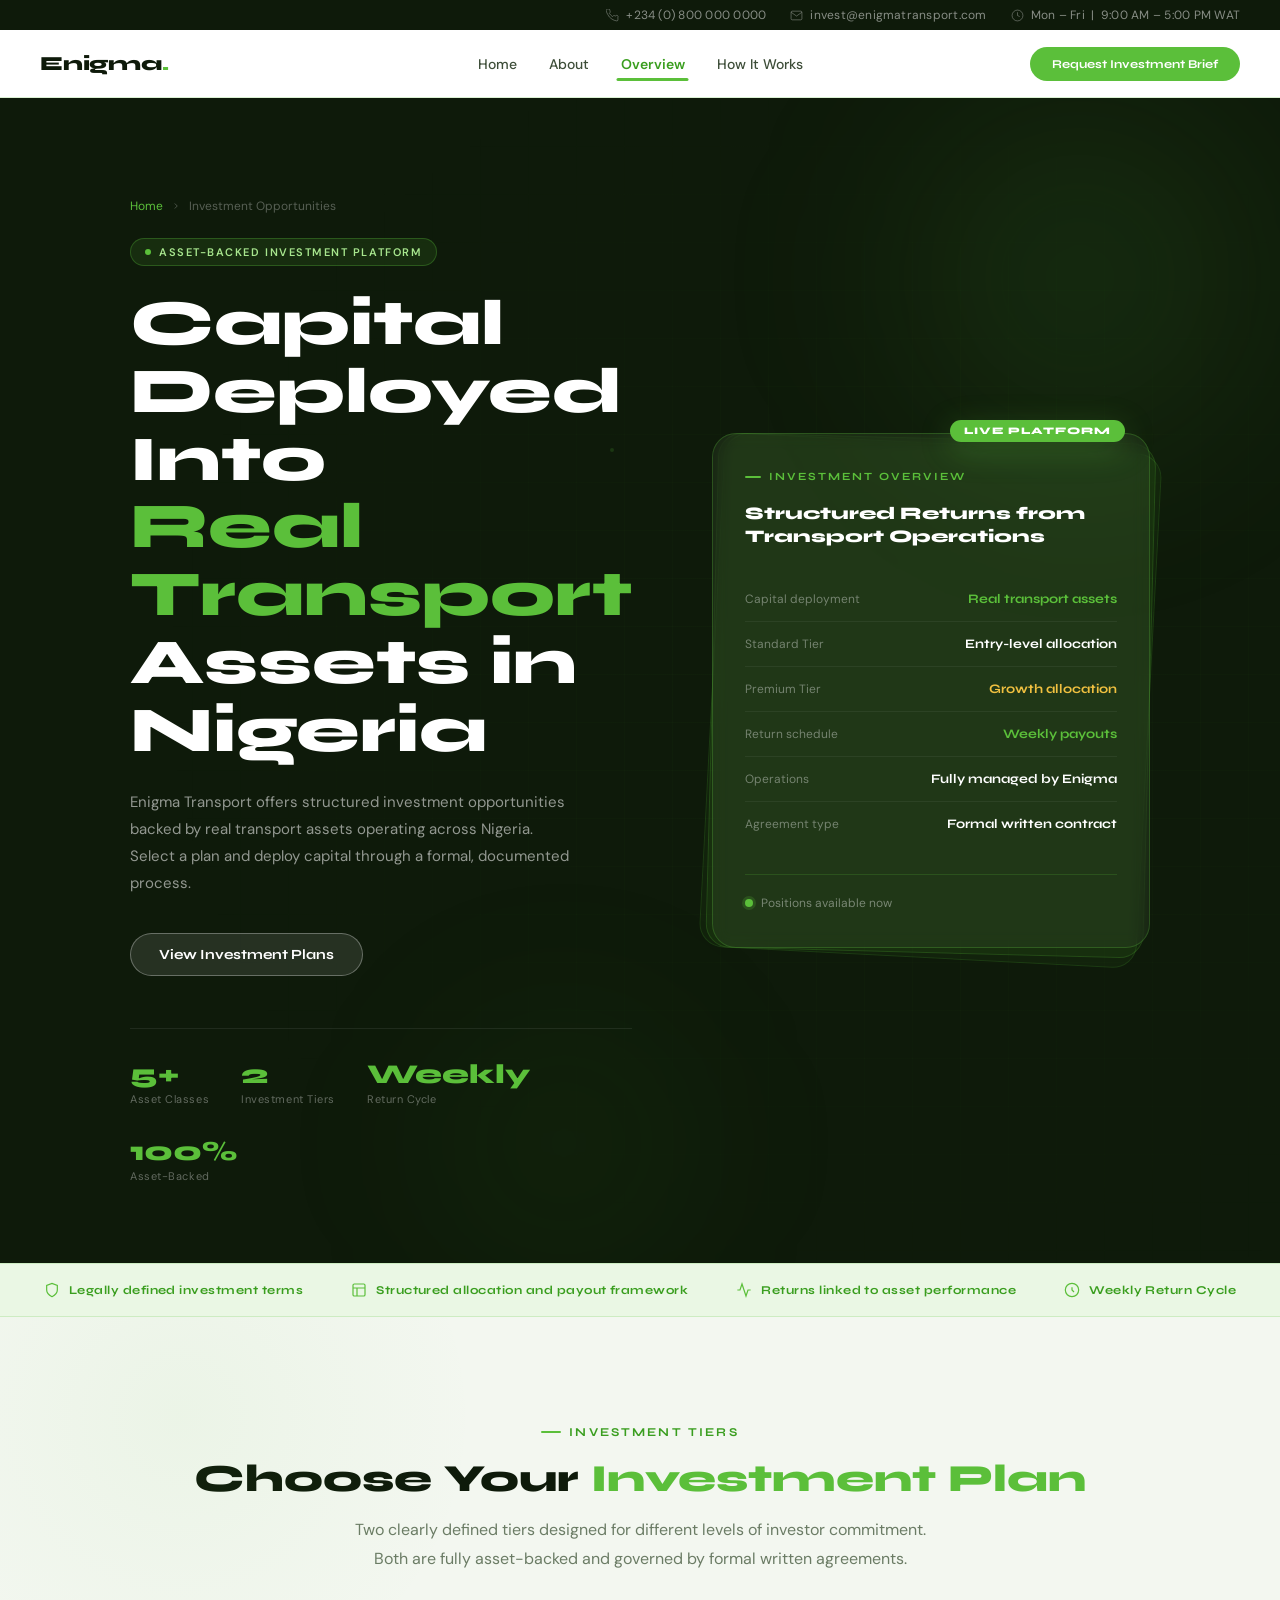
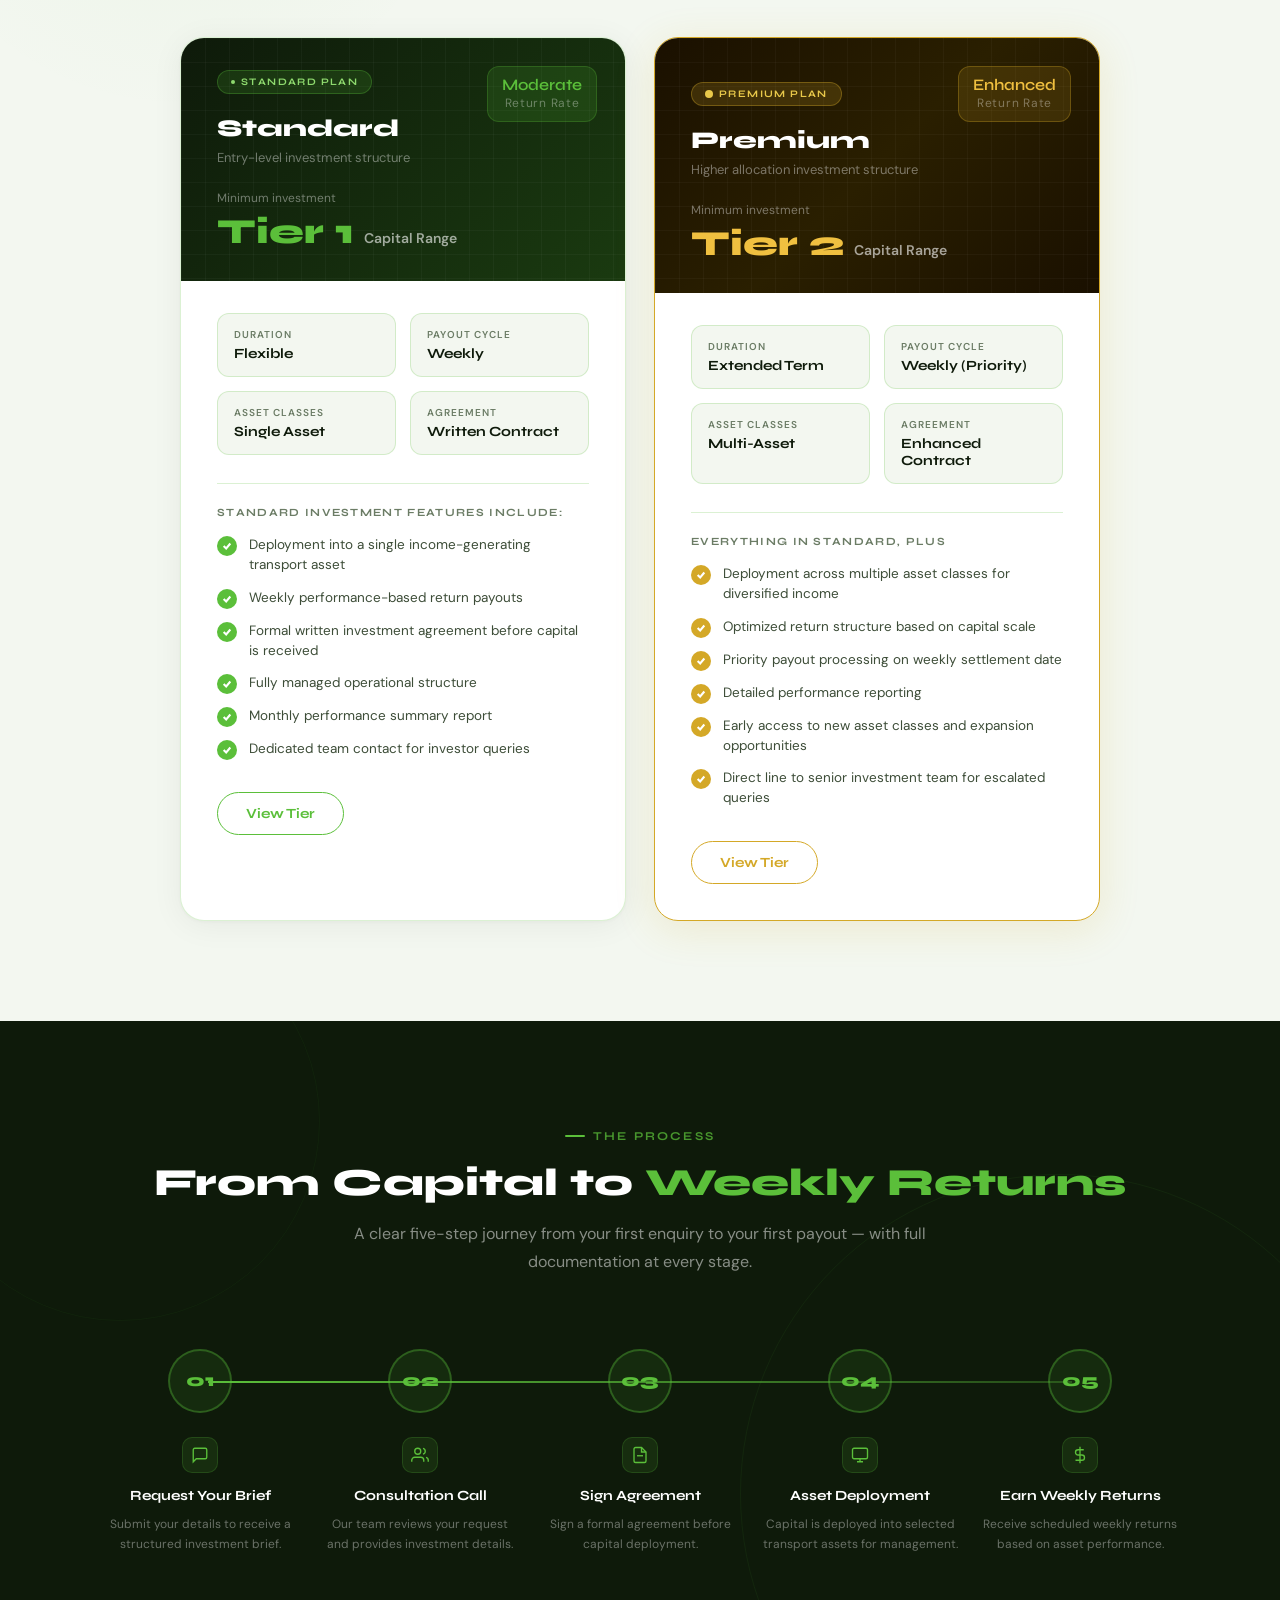
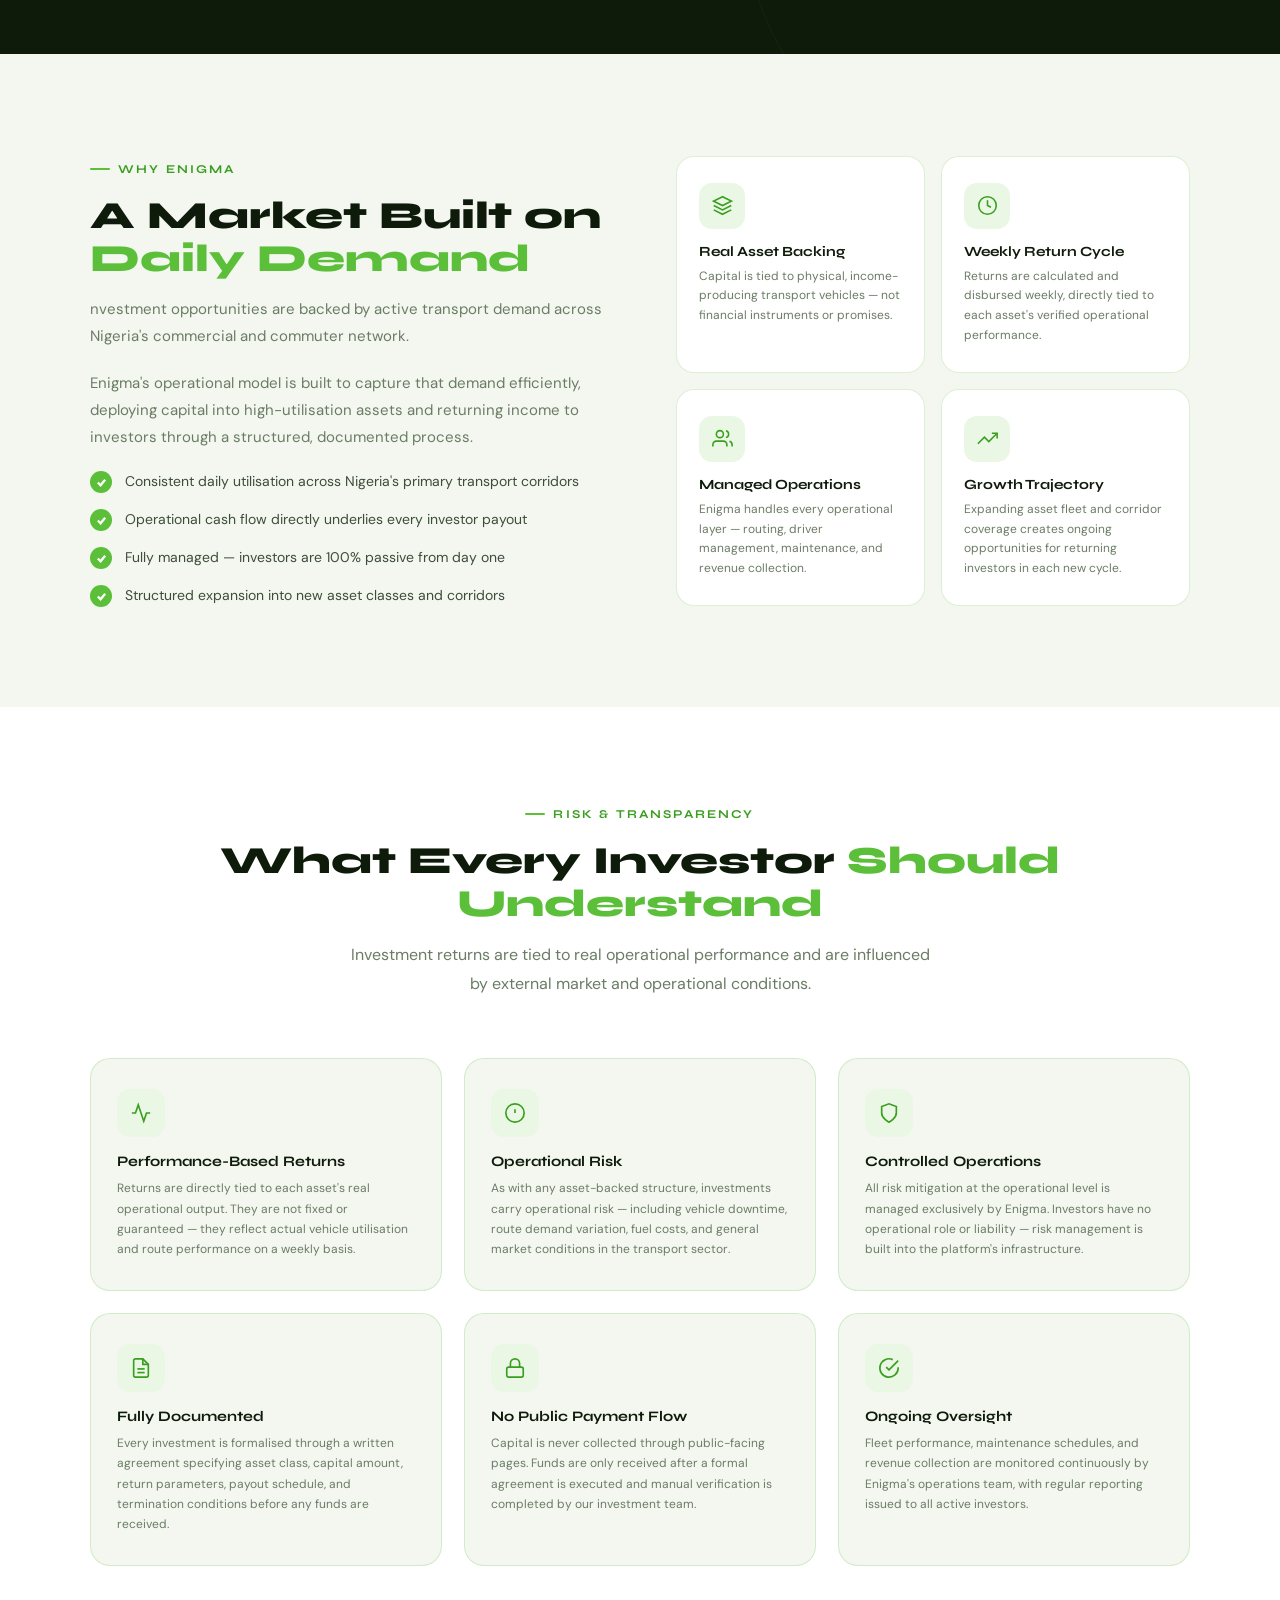
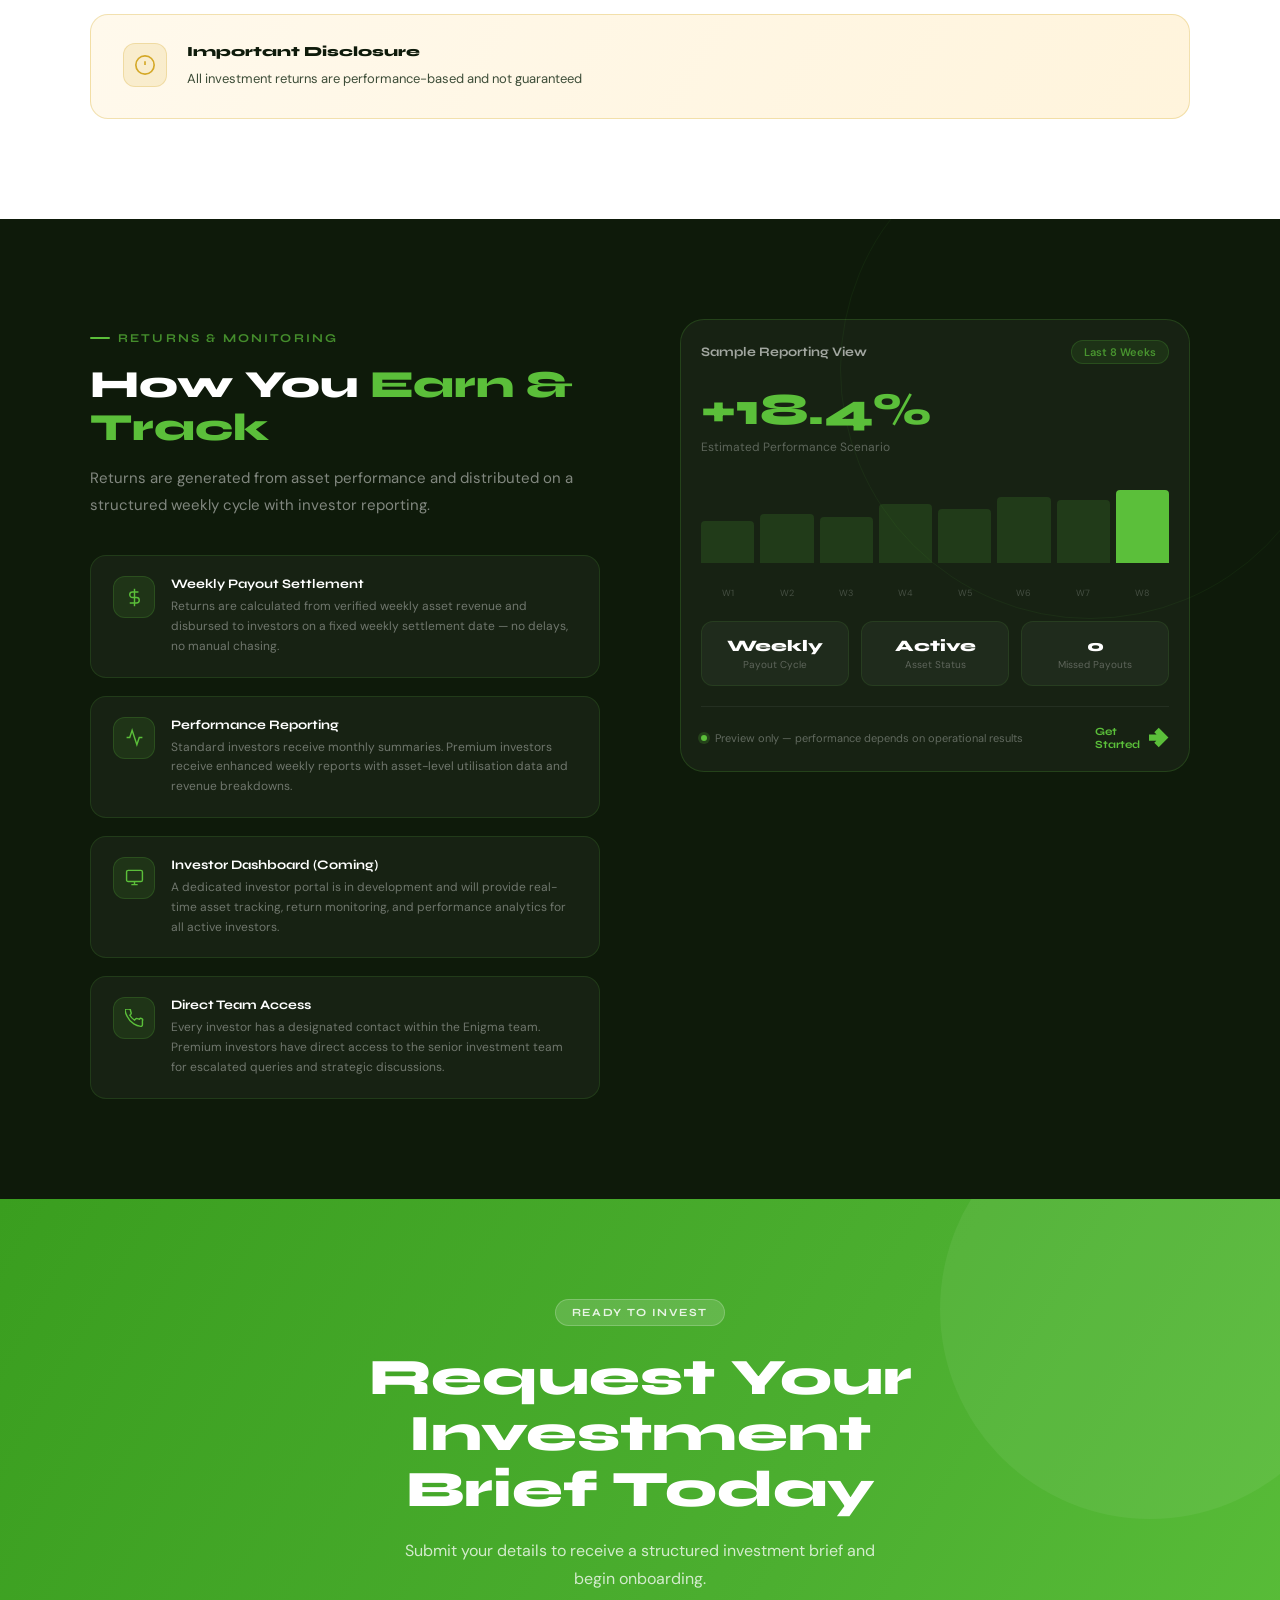
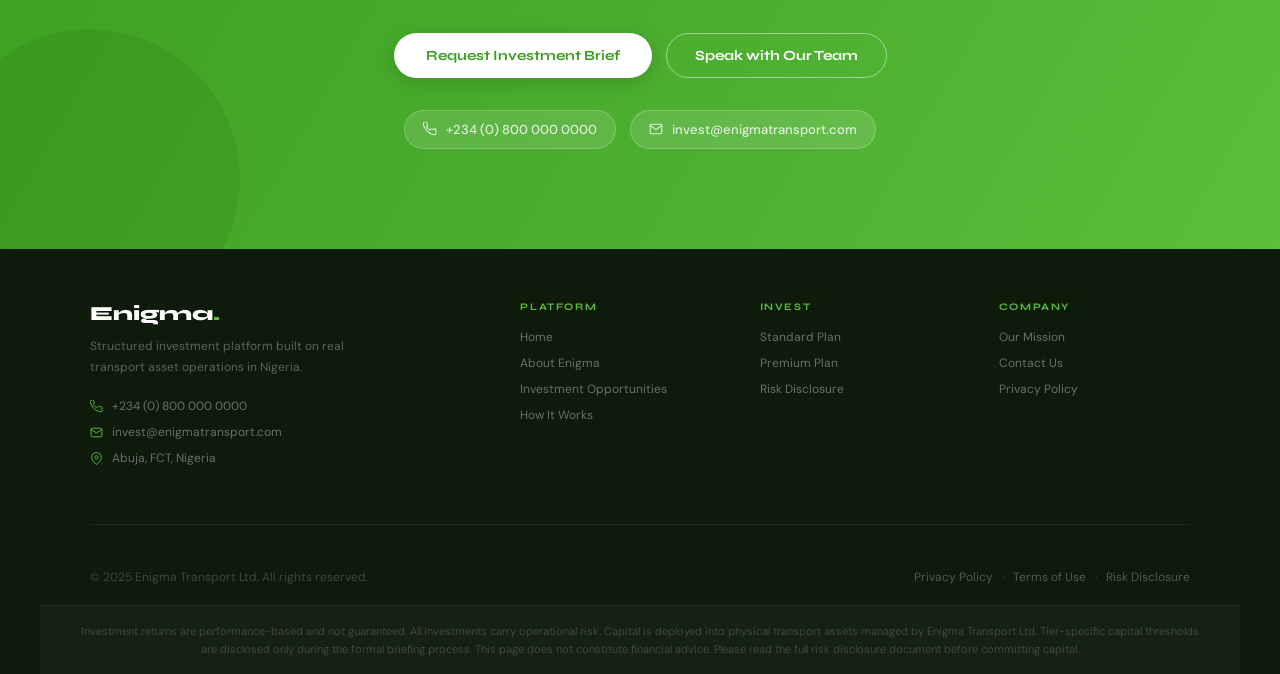
<file: opportunities.html>
<!DOCTYPE html>
<html lang="en">
<head>
<meta charset="UTF-8" />
<meta name="viewport" content="width=device-width, initial-scale=1.0" />
<title>Investment Opportunities — Enigma Transport</title>
<link rel="preconnect" href="https://fonts.googleapis.com" />
<link rel="preconnect" href="https://fonts.gstatic.com" crossorigin />
<link href="https://fonts.googleapis.com/css2?family=Syne:wght@400;600;700;800&family=DM+Sans:ital,wght@0,300;0,400;0,500;0,600;1,300&display=swap" rel="stylesheet" />
<style>
/* ── Reset & Variables ── */
*, *::before, *::after { box-sizing: border-box; margin: 0; padding: 0; }

:root {
  --green:           #5bbf3a;
  --green-dark:      #3a9e1f;
  --green-dim:       rgba(91,191,58,0.18);
  --green-pale:      #eaf7e4;
  --green-glow:      rgba(91,191,58,0.32);
  --gold:            #d4a827;
  --gold-pale:       #fdf6e3;
  --gold-dim:        rgba(212,168,39,0.18);
  --ink:             #0e1a0a;
  --ink-soft:        #3d4d38;
  --muted:           #6b7c65;
  --surface:         #ffffff;
  --bg:              #f3f7f0;
  --border:          rgba(91,191,58,0.22);
  --border-hard:     rgba(91,191,58,0.40);
  --radius-card:     20px;
  --radius-btn:      100px;
  --font-head:       'Syne', sans-serif;
  --font-body:       'DM Sans', sans-serif;
  --shadow-card:     0 4px 32px rgba(0,0,0,0.06), 0 1px 4px rgba(0,0,0,0.04);
  --shadow-green:    0 8px 32px rgba(91,191,58,0.28);
  --shadow-gold:     0 8px 32px rgba(212,168,39,0.22);
}

html { scroll-behavior: smooth; }
body { font-family: var(--font-body); background: var(--surface); color: var(--ink); overflow-x: hidden; }

/* ── Animations ── */
@keyframes fadeUp {
  from { opacity: 0; transform: translateY(28px); }
  to   { opacity: 1; transform: translateY(0); }
}
@keyframes fadeIn  { from { opacity: 0; } to { opacity: 1; } }
@keyframes slideDown {
  from { transform: translateY(-100%); opacity: 0; }
  to   { transform: translateY(0);     opacity: 1; }
}
@keyframes shimmerMove {
  0%   { background-position: -600px 0; }
  100% { background-position:  600px 0; }
}
@keyframes floatDot {
  0%, 100% { transform: translateY(0);   opacity: 0.6; }
  50%       { transform: translateY(-6px); opacity: 1;   }
}
@keyframes gradRotate {
  0%   { transform: rotate(0deg); }
  100% { transform: rotate(360deg); }
}
@keyframes tickIn {
  0%   { stroke-dashoffset: 30; opacity: 0; }
  100% { stroke-dashoffset: 0;  opacity: 1; }
}
@keyframes countUp {
  from { opacity: 0; transform: translateY(10px); }
  to   { opacity: 1; transform: translateY(0); }
}

/* ── Top Bar ── */
.top-bar {
  display: flex; justify-content: flex-end; align-items: center;
  gap: 24px; background: var(--ink); padding: 7px 40px;
  font-size: 12px; color: rgba(255,255,255,0.5); letter-spacing: 0.02em;
}
.top-bar-item { display: flex; align-items: center; gap: 7px; }
.top-bar-item svg { opacity: 0.6; flex-shrink: 0; }
@media (max-width: 760px) { .top-bar { display: none; } }

/* ── Header ── */
.header {
  position: sticky; top: 0; z-index: 100;
  background: rgba(255,255,255,0.96);
  backdrop-filter: blur(12px); -webkit-backdrop-filter: blur(12px);
  border-bottom: 1.5px solid var(--border);
  padding: 0 40px;
  display: flex; align-items: center; gap: 40px;
  height: 68px; animation: slideDown 0.5s ease both;
}
.logo-link { text-decoration: none; display: flex; align-items: center; flex-shrink: 0; }
.logo-wordmark { font-family: var(--font-head); font-size: 1.25rem; font-weight: 800; color: var(--ink); letter-spacing: -0.01em; }
.logo-wordmark span { color: var(--green); }

.nav {
  display: flex; align-items: center; gap: 0;
  position: absolute; left: 50%; transform: translateX(-50%);
}
.nav a {
  font-size: 14px; font-weight: 500; color: var(--ink-soft);
  text-decoration: none; padding: 8px 16px;
  position: relative; transition: color 0.22s; white-space: nowrap;
}
.nav a::after {
  content: ''; position: absolute; bottom: 0; left: 50%; right: 50%;
  height: 2.5px; background: var(--green); border-radius: 2px;
  transition: left 0.28s cubic-bezier(.22,1,.36,1), right 0.28s cubic-bezier(.22,1,.36,1);
}
.nav a:hover { color: var(--green-dark); }
.nav a:hover::after, .nav a.active::after { left: 12px; right: 12px; }
.nav a.active { color: var(--green-dark); font-weight: 600; }

.cta-group { margin-left: auto; display: flex; align-items: center; gap: 8px; }
.nav-cta {
  font-family: var(--font-head); font-size: 12px; font-weight: 700;
  background: var(--green); color: #fff !important;
  padding: 10px 22px; border-radius: 100px; border: none; cursor: pointer;
  transition: background 0.2s, transform 0.2s; text-decoration: none; display: inline-block;
}
.nav-cta::after { display: none !important; }
.nav-cta:hover { background: var(--green-dark) !important; transform: scale(1.04) !important; }
.nav-cta-secondary {
  font-family: var(--font-body); font-size: 12px; font-weight: 600;
  color: var(--green-dark); background: transparent;
  border: 2px solid var(--green); border-radius: 100px; padding: 8px 16px; cursor: pointer;
  transition: background 0.25s, color 0.25s, transform 0.2s;
  white-space: nowrap; text-decoration: none; display: inline-block;
}
.nav-cta-secondary::after { display: none !important; }
.nav-cta-secondary:hover { background: var(--green); color: #fff; transform: scale(1.04); }

.menu-toggle {
  display: none; background: none; border: none; cursor: pointer;
  padding: 4px; flex-direction: column; gap: 4px; margin-left: auto;
}
.menu-toggle span { display: block; width: 22px; height: 2px; background: var(--ink); border-radius: 2px; }

/* ── Mobile Nav ── */
.mobile-nav {
  display: none;
  position: fixed; 
  /* Using 0 ensures it snaps to the edges of the viewport exactly */
  top: 0;
  left: 0;
  right: 0;
  bottom: 0;
  width: 100%;
  height: 100%;
  
  background: var(--ink); 
  z-index: 200;
  flex-direction: column; 
  /* Adjusted padding: 80px top to clear the 'X' button better */
  padding: 80px 40px 40px; 
  animation: fadeIn 0.25s ease;
  
  /* Critical: prevents horizontal scrolling within the menu */
  overflow-x: hidden;
  overflow-y: auto;
}

.mobile-nav.open { 
  display: flex; 
}

.mobile-nav a {
  font-family: var(--font-head); 
  /* Reduced font size slightly so long words don't overflow */
  font-size: 1rem; 
  font-weight: 600;
  color: rgba(255,255,255,0.7); 
  text-decoration: none; 
  /* Reduced vertical padding to fit more items on small screens */
  padding: 12px 0;
  border-bottom: 1px solid rgba(255,255,255,0.06);
  transition: color 0.2s;
  
  /* Helps with the wide font style */
  letter-spacing: -0.02em;
  line-height: 1.1;
}

.mobile-nav a:hover { 
  color: var(--green); 
}

.mobile-nav .close-btn {
  position: absolute; 
  top: 24px; 
  right: 24px;
  background: none; 
  border: none; 
  cursor: pointer; 
  color: rgba(255,255,255,0.6);
  /* Increase hit area for thumbs */
  padding: 8px;
  z-index: 201;
}

.mobile-nav-ctas { 
  margin-top: auto; /* Pushes the 'Request' button to the bottom of the list */
  padding-top: 32px;
  display: flex; 
  flex-direction: column; 
  gap: 12px; 
}

/* ── Shared Button Styles ── */
.btn-primary {
  font-family: var(--font-head); font-size: 14px; font-weight: 700;
  background: var(--green); color: #fff; border: none;
  border-radius: 100px; padding: 14px 32px; cursor: pointer;
  transition: background 0.25s, transform 0.2s, box-shadow 0.25s;
  box-shadow: 0 4px 20px rgba(91,191,58,0.38); text-decoration: none; display: inline-block;
}
.btn-primary:hover { background: var(--green-dark); transform: translateY(-2px); box-shadow: 0 8px 28px rgba(91,191,58,0.45); }

.btn-ghost {
  font-family: var(--font-head); font-size: 14px; font-weight: 700;
  background: rgba(255,255,255,0.1); color: #fff;
  border: 1.5px solid rgba(255,255,255,0.3); border-radius: 100px;
  padding: 12px 28px; cursor: pointer; backdrop-filter: blur(6px);
  transition: background 0.25s, border-color 0.25s, transform 0.2s;
  text-decoration: none; display: inline-block;
}
.btn-ghost:hover { background: rgba(255,255,255,0.18); border-color: rgba(255,255,255,0.65); transform: translateY(-2px); }

.btn-white {
  font-family: var(--font-head); font-size: 14px; font-weight: 700;
  background: #fff; color: var(--green-dark); border: none;
  border-radius: 100px; padding: 14px 32px; cursor: pointer;
  transition: transform 0.2s, box-shadow 0.2s;
  box-shadow: 0 4px 18px rgba(0,0,0,0.15); text-decoration: none; display: inline-block;
}
.btn-white:hover { transform: translateY(-2px) scale(1.03); box-shadow: 0 8px 28px rgba(0,0,0,0.2); }

.btn-outline-white {
  font-family: var(--font-head); font-size: 14px; font-weight: 700;
  background: transparent; color: #fff;
  border: 1.5px solid rgba(255,255,255,0.45); border-radius: 100px;
  padding: 13px 28px; cursor: pointer;
  transition: background 0.22s, border-color 0.22s;
  text-decoration: none; display: inline-block;
}
.btn-outline-white:hover { background: rgba(255,255,255,0.12); border-color: #fff; }

/* ── Shared Section Utilities ── */
.section-tag {
  display: inline-flex; align-items: center; gap: 8px;
  font-family: var(--font-head); font-size: 12px; font-weight: 700;
  letter-spacing: 0.18em; text-transform: uppercase; color: var(--green-dark); margin-bottom: 18px;
}
.section-tag::before { content: ''; width: 20px; height: 2px; background: var(--green); border-radius: 2px; }
.section-tag.light { color: rgba(91,191,58,0.75); }
.section-tag.light::before { background: var(--green); }

.section-h2 {
  font-family: var(--font-head); font-size: clamp(1.8rem, 3vw, 2.5rem);
  font-weight: 800; color: var(--ink); line-height: 1.12; margin-bottom: 16px;
}
.section-h2 .accent { color: var(--green); }
.section-h2.light { color: #fff; }
.section-intro { font-size: 16px; color: var(--muted); line-height: 1.78; max-width: 580px; }
.section-intro.light { color: rgba(255,255,255,0.5); }

.check {
  flex-shrink: 0; width: 22px; height: 22px; background: var(--green);
  border-radius: 50%; display: flex; align-items: center; justify-content: center;
}
.check svg { width: 11px; height: 11px; }

/* ═══════════════════════════════════════════
   HERO SECTION
═══════════════════════════════════════════ */
.page-hero {
  background: var(--ink);
  min-height: 86vh;
  position: relative; overflow: hidden;
  display: flex; align-items: center;
}

/* animated grid pattern */
.hero-grid-bg {
  position: absolute; inset: 0; z-index: 1; pointer-events: none;
  background-image:
    linear-gradient(rgba(91,191,58,0.06) 1px, transparent 1px),
    linear-gradient(90deg, rgba(91,191,58,0.06) 1px, transparent 1px);
  background-size: 48px 48px;
  mask-image: radial-gradient(ellipse 80% 80% at 70% 50%, rgba(0,0,0,0.6) 0%, transparent 75%);
}

/* glow orbs */
.hero-orb {
  position: absolute; border-radius: 50%; filter: blur(80px); pointer-events: none; z-index: 1;
}
.hero-orb-1 {
  width: 520px; height: 520px;
  background: radial-gradient(circle, rgba(91,191,58,0.14) 0%, transparent 70%);
  top: -80px; right: -60px;
}
.hero-orb-2 {
  width: 360px; height: 360px;
  background: radial-gradient(circle, rgba(58,158,31,0.10) 0%, transparent 70%);
  bottom: -60px; left: 30%;
}

/* floating particles */
.hero-particle {
  position: absolute; border-radius: 50%; pointer-events: none; z-index: 2;
  background: var(--green); opacity: 0.18;
}
.hero-particle:nth-child(1) { width: 5px; height: 5px; top: 18%; right: 22%; animation: floatDot 3.2s ease-in-out infinite; }
.hero-particle:nth-child(2) { width: 3px; height: 3px; top: 55%; right: 38%; animation: floatDot 4.1s ease-in-out 0.8s infinite; }
.hero-particle:nth-child(3) { width: 6px; height: 6px; top: 70%; right: 15%; animation: floatDot 2.8s ease-in-out 1.6s infinite; }
.hero-particle:nth-child(4) { width: 4px; height: 4px; top: 30%; right: 52%; animation: floatDot 3.6s ease-in-out 0.4s infinite; }

.hero-inner {
  position: relative; z-index: 3;
  max-width: 1100px; margin: 0 auto;
  padding: 100px 40px 80px;
  display: grid; grid-template-columns: 1fr 1fr; gap: 80px; align-items: center;
}



.breadcrumb {
  font-size: 12px; color: rgba(255,255,255,0.3);
  margin-bottom: 24px; display: flex; align-items: center; gap: 8px;
}
.breadcrumb a { color: var(--green); text-decoration: none; }

.hero-badge {
  display: inline-flex; align-items: center; gap: 8px;
  background: rgba(91,191,58,0.12); border: 1px solid rgba(91,191,58,0.3);
  border-radius: 100px; padding: 6px 14px;
  font-size: 11px; font-weight: 600; letter-spacing: 0.14em;
  text-transform: uppercase; color: #a8e68e;
  margin-bottom: 24px; animation: fadeUp 0.5s 0.1s both;
}
.hero-badge-dot { width: 6px; height: 6px; background: var(--green); border-radius: 50%; }

.hero-title {
  font-family: var(--font-head);
  font-size: clamp(2.6rem, 5vw, 4.2rem);
  font-weight: 800; color: #fff; line-height: 1.06;
  margin-bottom: 24px; animation: fadeUp 0.55s 0.2s both;
}
.hero-title .accent { color: var(--green); }
.hero-title .line-muted { color: rgba(255,255,255,0.45); }

.hero-desc {
  font-size: 15px; line-height: 1.8; color: rgba(255,255,255,0.55);
  max-width: 440px; margin-bottom: 36px;
  animation: fadeUp 0.55s 0.3s both;
}

.hero-actions {
  display: flex; gap: 12px; flex-wrap: wrap;
  animation: fadeUp 0.55s 0.4s both; margin-bottom: 52px;
}

.hero-metrics {
  display: flex; gap: 32px; flex-wrap: wrap;
  animation: fadeUp 0.55s 0.5s both;
  padding-top: 32px;
  border-top: 1px solid rgba(255,255,255,0.08);
}

.hero-metric-num {
  font-family: var(--font-head); font-size: 1.7rem; font-weight: 800;
  color: var(--green); line-height: 1; margin-bottom: 4px;
}
.hero-metric-label { font-size: 11px; color: rgba(255,255,255,0.35); letter-spacing: 0.05em; }

/* Hero right — visual card stack */
.hero-right {
  position: relative; animation: fadeUp 0.7s 0.35s both;
}
.hero-card-stack { position: relative; }

/* Background cards (depth effect) */
.hcard-bg-2 {
  position: absolute; inset: 0;
  background: rgba(91,191,58,0.06);
  border: 1px solid rgba(91,191,58,0.15);
  border-radius: 24px;
  transform: rotate(3deg) translateY(10px);
}
.hcard-bg-1 {
  position: absolute; inset: 0;
  background: rgba(91,191,58,0.08);
  border: 1px solid rgba(91,191,58,0.20);
  border-radius: 24px;
  transform: rotate(1.5deg) translateY(5px);
}
.hcard-main {
  position: relative; z-index: 2;
  background: rgba(255,255,255,0.04);
  border: 1.5px solid rgba(91,191,58,0.28);
  border-radius: 24px; padding: 36px 32px;
  backdrop-filter: blur(8px);
}

.hcard-label {
  font-family: var(--font-head); font-size: 11px; font-weight: 700;
  letter-spacing: 0.18em; text-transform: uppercase;
  color: var(--green); margin-bottom: 20px; display: flex; align-items: center; gap: 8px;
}
.hcard-label::before { content: ''; width: 16px; height: 2px; background: var(--green); border-radius: 2px; }

.hcard-title {
  font-family: var(--font-head); font-size: 1.1rem; font-weight: 800; color: #fff;
  margin-bottom: 28px; line-height: 1.3;
}

.hcard-rows { display: flex; flex-direction: column; gap: 0; }
.hcard-row {
  display: flex; justify-content: space-between; align-items: center;
  padding: 14px 0;
  border-bottom: 1px solid rgba(255,255,255,0.06);
}
.hcard-row:last-child { border-bottom: none; }
.hcard-row-key { font-size: 12px; color: rgba(255,255,255,0.38); }
.hcard-row-val {
  font-family: var(--font-head); font-size: 13px; font-weight: 700; color: #fff;
}
.hcard-row-val.green { color: var(--green); }
.hcard-row-val.gold  { color: #f0c040; }

.hcard-footer {
  margin-top: 28px; padding-top: 20px;
  border-top: 1px solid rgba(91,191,58,0.2);
  display: flex; align-items: center; justify-content: space-between;
}
.hcard-status {
  display: flex; align-items: center; gap: 8px;
  font-size: 12px; color: rgba(255,255,255,0.4);
}
.status-dot {
  width: 8px; height: 8px; border-radius: 50%;
  background: var(--green);
  box-shadow: 0 0 0 3px rgba(91,191,58,0.2);
  animation: floatDot 2s ease-in-out infinite;
}
.hcard-cta {
  font-family: var(--font-head); font-size: 11px; font-weight: 700;
  color: var(--green); text-decoration: none;
  display: flex; align-items: center; gap: 5px;
  transition: gap 0.2s;
}
.hcard-cta:hover { gap: 9px; }
.hcard-cta svg { width: 12px; height: 12px; }

/* Floating badge on card */
.hcard-badge {
  position: absolute; top: -14px; right: 24px;
  background: var(--green); color: #fff;
  font-family: var(--font-head); font-size: 10px; font-weight: 800;
  letter-spacing: 0.1em; text-transform: uppercase;
  padding: 5px 14px; border-radius: 100px;
  box-shadow: var(--shadow-green);
}

/* ═══════════════════════════════════════════
   TRUST BAR
═══════════════════════════════════════════ */
.trust-bar {
  background: var(--green-pale);
  border-top: 1px solid rgba(91,191,58,0.2);
  border-bottom: 1px solid rgba(91,191,58,0.2);
  padding: 18px 40px;
  display: flex; align-items: center; justify-content: center;
  gap: 48px; flex-wrap: wrap;
}
.trust-item {
  display: flex; align-items: center; gap: 9px;
  font-family: var(--font-head); font-size: 12px; font-weight: 700;
  color: var(--green-dark); letter-spacing: 0.04em;
}
.trust-item svg { width: 16px; height: 16px; color: var(--green); }

/* ═══════════════════════════════════════════
   INVESTMENT PLANS
═══════════════════════════════════════════ */
.plans-section {
  background: var(--bg); padding: 100px 40px;
  position: relative; overflow: hidden;
}
.plans-section::before {
  content: ''; position: absolute; top: -200px; left: -120px;
  width: 600px; height: 600px; border-radius: 50%;
  background: radial-gradient(circle, rgba(91,191,58,0.05) 0%, transparent 70%);
  pointer-events: none;
}

.plans-head { text-align: center; margin-bottom: 64px; }
.plans-head .section-tag { justify-content: center; }
.plans-head .section-intro { margin: 0 auto; }

/* Toggle */
.plans-toggle {
  display: inline-flex; align-items: center; gap: 0;
  background: rgba(91,191,58,0.08); border: 1.5px solid var(--border);
  border-radius: 100px; padding: 5px; margin: 24px auto 0; display: flex; width: fit-content;
}
.toggle-btn {
  font-family: var(--font-head); font-size: 12px; font-weight: 700;
  padding: 8px 22px; border-radius: 100px; border: none; cursor: pointer;
  background: transparent; color: var(--muted);
  transition: background 0.25s, color 0.25s;
}
.toggle-btn.active { background: var(--green); color: #fff; box-shadow: 0 2px 12px rgba(91,191,58,0.3); }

.plans-grid { display: grid; grid-template-columns: 1fr 1fr; gap: 28px; max-width: 920px; margin: 0 auto; }

/* Standard Plan Card */
.plan-card {
  background: var(--surface); border-radius: 24px;
  border: 1.5px solid var(--border);
  padding: 0; overflow: hidden;
  box-shadow: var(--shadow-card);
  transition: transform 0.35s cubic-bezier(.22,1,.36,1), box-shadow 0.35s;
  position: relative;
}
.plan-card:hover { transform: translateY(-8px); box-shadow: 0 24px 60px rgba(91,191,58,0.14); }

.plan-card.featured {
  border-color: var(--gold);
  box-shadow: 0 8px 40px rgba(212,168,39,0.16);
}
.plan-card.featured:hover { box-shadow: 0 24px 60px rgba(212,168,39,0.24); }

/* Plan header bands */
.plan-header {
  padding: 32px 36px 28px;
  position: relative; overflow: hidden;
}
.plan-card.standard .plan-header {
  background: linear-gradient(135deg, var(--ink) 0%, #1a3a10 100%);
}
.plan-card.featured .plan-header {
  background: linear-gradient(135deg, #1a1000 0%, #2a1f00 50%, #1a1000 100%);
}

/* Subtle pattern on header */
.plan-header::after {
  content: '';
  position: absolute; inset: 0;
  background-image:
    linear-gradient(rgba(255,255,255,0.03) 1px, transparent 1px),
    linear-gradient(90deg, rgba(255,255,255,0.03) 1px, transparent 1px);
  background-size: 24px 24px;
  pointer-events: none;
}

.plan-badge {
  display: inline-flex; align-items: center; gap: 6px;
  border-radius: 100px; padding: 5px 13px;
  font-family: var(--font-head); font-size: 10px; font-weight: 700;
  letter-spacing: 0.14em; text-transform: uppercase;
  margin-bottom: 20px; position: relative; z-index: 1;
}
.standard .plan-badge { background: rgba(91,191,58,0.15); color: #8ed96e; border: 1px solid rgba(91,191,58,0.3); }
.featured .plan-badge { background: rgba(212,168,39,0.18); color: #e8c84a; border: 1px solid rgba(212,168,39,0.35); }

.plan-name {
  font-family: var(--font-head); font-size: 1.5rem; font-weight: 800;
  color: #fff; margin-bottom: 6px; position: relative; z-index: 1;
}
.plan-tagline { font-size: 13px; color: rgba(255,255,255,0.4); position: relative; z-index: 1; }

.plan-price-row {
  display: flex; align-items: flex-end; gap: 10px;
  margin-top: 24px; position: relative; z-index: 1;
}
.plan-price-label { font-size: 11px; color: rgba(255,255,255,0.35); margin-bottom: 6px; display: block; }
.plan-price-from { font-size: 12px; color: rgba(255,255,255,0.4); margin-bottom: 4px; }
.plan-price {
  font-family: var(--font-head); font-size: 2.2rem; font-weight: 800;
}
.standard .plan-price { color: var(--green); }
.featured .plan-price { color: #f0c040; }
.plan-price-unit { font-size: 14px; font-weight: 600; margin-bottom: 6px; opacity: 0.6; color: #fff; }

.plan-return-chip {
  position: absolute; top: 28px; right: 28px; z-index: 2;
  border-radius: 12px; padding: 10px 14px; text-align: center;
}
.standard .plan-return-chip { background: rgba(91,191,58,0.15); border: 1px solid rgba(91,191,58,0.25); }
.featured .plan-return-chip { background: rgba(212,168,39,0.15); border: 1px solid rgba(212,168,39,0.3); }
.plan-return-pct {
  font-family: var(--font-head); font-size: 1rem; font-weight: 600; display: block;  position: relative; line-height: 1;
}
.standard .plan-return-pct { color: var(--green); }
.featured .plan-return-pct { color: #f0c040; }
.plan-return-txt { font-size: 12px; color: rgba(255,255,255,0.35); display: block; margin-top: 2px; letter-spacing: 0.06em; }

/* Plan body */
.plan-body { padding: 32px 36px 36px; }

.plan-meta-row {
  display: grid; grid-template-columns: 1fr 1fr; gap: 14px;
  margin-bottom: 28px;
}
.plan-meta-item {
  background: var(--bg); border: 1px solid var(--border);
  border-radius: 12px; padding: 14px 16px;
}
.plan-meta-label { font-size: 10px; font-weight: 600; letter-spacing: 0.1em; text-transform: uppercase; color: var(--muted); margin-bottom: 4px; }
.plan-meta-val { font-family: var(--font-head); font-size: 14px; font-weight: 700; color: var(--ink); }

.plan-divider { height: 1px; background: var(--border); margin-bottom: 22px; }

.plan-features-label {
  font-family: var(--font-head); font-size: 11px; font-weight: 700;
  letter-spacing: 0.12em; text-transform: uppercase; color: var(--muted);
  margin-bottom: 16px;
}
.plan-features { display: flex; flex-direction: column; gap: 12px; margin-bottom: 32px; }
.plan-feature { display: flex; align-items: flex-start; gap: 12px; }
.plan-feature-icon {
  width: 20px; height: 20px; border-radius: 50%; flex-shrink: 0; margin-top: 1px;
  display: flex; align-items: center; justify-content: center;
}
.standard .plan-feature-icon { background: var(--green); }
.featured .plan-feature-icon { background: var(--gold); }
.plan-feature-icon svg { width: 10px; height: 10px; }
.plan-feature p { font-size: 13.5px; color: var(--ink-soft); line-height: 1.5; }

/* Plan CTA */
.plan-cta {
  display: block; width: 100%; text-align: center;
  font-family: var(--font-head); font-size: 14px; font-weight: 700;
  border-radius: 100px; padding: 15px 28px; cursor: pointer;
  border: none; text-decoration: none;
  transition: transform 0.22s, box-shadow 0.22s, background 0.22s;
}
.plan-cta-secondary{   font-family: var(--font-head); font-size: 14px; font-weight: 700;
  background: rgba(255,255,255,0.1); color: #5bbf3a;
  border: 1.5px solid #5bbf3a; border-radius: 100px;
  padding: 12px 28px; cursor: pointer; backdrop-filter: blur(6px);
  transition: background 0.25s, border-color 0.25s, transform 0.2s;
  text-decoration: none; display: inline-block;
}

.plan-cta-secondary:hover {
  background: rgba(255,255,255,0.18);
  border-color: rgba(255,255,255,0.65);
  transform: translateY(-2px);
  border: solid rgba(255,255,255,0.65);
}

.plan-cta-premium {
    font-family: var(--font-head); font-size: 14px; font-weight: 700;
  background: rgba(255,255,255,0.1); color: #d4a827;
  border: 1.5px solid #d4a827; border-radius: 100px;
  padding: 12px 28px; cursor: pointer; backdrop-filter: blur(6px);
  transition: background 0.25s, border-color 0.25s, transform 0.2s;
  text-decoration: none; display: inline-block;
}
.plan-cta-premium:hover {
  background: rgba(255,255,255,0.18);
  border-color: rgba(212,168,39,0.65);
  transform: translateY(-2px);
  border: solid rgba(212,168,39,0.65);
}

.standard .plan-cta {
  background: var(--green); color: #fff;
  box-shadow: 0 4px 20px rgba(91,191,58,0.35);
}
.standard .plan-cta:hover { background: var(--green-dark); transform: translateY(-2px); box-shadow: 0 8px 28px rgba(91,191,58,0.45); }
.featured .plan-cta {
  background: linear-gradient(135deg, #d4a827 0%, #c49020 100%);
  color: #fff;
  box-shadow: 0 4px 20px rgba(212,168,39,0.38);
}
.featured .plan-cta:hover { transform: translateY(-2px); box-shadow: 0 8px 28px rgba(212,168,39,0.52); }

/* "Most Popular" ribbon on premium */
.plan-ribbon {
  position: absolute; top: 0; left: 0; right: 0;
  background: linear-gradient(90deg, var(--gold) 0%, #e8c84a 100%);
  text-align: center; padding: 7px;
  font-family: var(--font-head); font-size: 10px; font-weight: 800;
  letter-spacing: 0.2em; text-transform: uppercase; color: #1a1000;
}

/* ═══════════════════════════════════════════
   COMPARISON TABLE
═══════════════════════════════════════════ */
.compare-section { background: var(--surface); padding: 60px 40px 100px; }
.compare-inner { max-width: 920px; margin: 0 auto; }
.compare-section .section-tag { justify-content: center; display: flex; }
.compare-section .section-h2 { text-align: center; margin-bottom: 44px; }

.compare-table { width: 100%; border-collapse: separate; border-spacing: 0; border-radius: 20px; overflow: hidden; border: 1.5px solid var(--border); }
.compare-table thead tr { background: var(--ink); }
.compare-table thead th {
  font-family: var(--font-head); font-size: 13px; font-weight: 800;
  padding: 22px 28px; text-align: left;
}
.compare-table thead th:first-child { color: rgba(255,255,255,0.5); font-size: 11px; letter-spacing: 0.1em; text-transform: uppercase; }
.compare-table thead th.col-standard { color: var(--green); }
.compare-table thead th.col-premium  { color: #f0c040; }

.compare-table tbody tr { border-bottom: 1px solid var(--border); }
.compare-table tbody tr:last-child { border-bottom: none; }
.compare-table tbody tr:nth-child(even) { background: var(--bg); }
.compare-table tbody td { padding: 18px 28px; font-size: 13.5px; color: var(--ink-soft); vertical-align: middle; }
.compare-table tbody td:first-child { font-weight: 600; color: var(--ink); }

.tick-green, .tick-gold {
  width: 24px; height: 24px; border-radius: 50%;
  display: inline-flex; align-items: center; justify-content: center;
}
.tick-green { background: var(--green-pale); }
.tick-gold  { background: #fdf6e3; }
.tick-green svg { width: 12px; height: 12px; color: var(--green-dark); }
.tick-gold  svg { width: 12px; height: 12px; color: var(--gold); }
.tick-dash { width: 24px; height: 24px; display: inline-flex; align-items: center; justify-content: center; }
.tick-dash::after { content: '–'; font-size: 14px; color: var(--muted); }

/* ═══════════════════════════════════════════
   HOW IT WORKS
═══════════════════════════════════════════ */
.how-section {
  background: var(--ink); padding: 100px 40px;
  position: relative; overflow: hidden;
}
.how-section::before {
  content: ''; position: absolute; bottom: -160px; right: -100px;
  width: 640px; height: 640px; border-radius: 50%;
  border: 1.5px solid rgba(91,191,58,0.07); pointer-events: none;
}
.how-section::after {
  content: ''; position: absolute; top: -100px; left: -80px;
  width: 400px; height: 400px; border-radius: 50%;
  border: 1px solid rgba(91,191,58,0.05); pointer-events: none;
}

.how-inner { max-width: 1100px; margin: 0 auto; }
.how-head { text-align: center; margin-bottom: 72px; }
.how-head .section-tag { justify-content: center; }

/* Timeline steps */
.how-steps-timeline {
  display: grid; grid-template-columns: repeat(5, 1fr);
  position: relative; gap: 0;
}
/* connecting line */
.how-steps-timeline::before {
  content: ''; position: absolute;
  top: 32px; left: calc(10% + 8px); right: calc(10% + 8px);
  height: 2px;
  background: linear-gradient(90deg, var(--green) 0%, rgba(91,191,58,0.3) 100%);
  pointer-events: none;
}

.how-step {
  display: flex; flex-direction: column; align-items: center; text-align: center;
  padding: 0 12px; position: relative;
  animation: fadeUp 0.5s both;
}
.how-step:nth-child(1) { animation-delay: 0.1s; }
.how-step:nth-child(2) { animation-delay: 0.18s; }
.how-step:nth-child(3) { animation-delay: 0.26s; }
.how-step:nth-child(4) { animation-delay: 0.34s; }
.how-step:nth-child(5) { animation-delay: 0.42s; }

.how-num {
  width: 64px; height: 64px; border-radius: 50%;
  background: rgba(91,191,58,0.1); border: 2px solid rgba(91,191,58,0.35);
  display: flex; align-items: center; justify-content: center;
  font-family: var(--font-head); font-size: 1.1rem; font-weight: 800;
  color: var(--green); margin-bottom: 24px; position: relative; z-index: 1;
  transition: background 0.3s, transform 0.3s, box-shadow 0.3s;
}
.how-step:hover .how-num {
  background: var(--green); color: #fff;
  transform: scale(1.12);
  box-shadow: 0 0 0 8px rgba(91,191,58,0.12);
}
.how-step-icon {
  width: 36px; height: 36px; border-radius: 10px;
  background: rgba(91,191,58,0.12); border: 1px solid rgba(91,191,58,0.2);
  display: flex; align-items: center; justify-content: center;
  margin-bottom: 14px;
}
.how-step-icon svg { width: 18px; height: 18px; color: var(--green); }
.how-step h4 { font-family: var(--font-head); font-size: 14px; font-weight: 700; color: #fff; margin-bottom: 10px; line-height: 1.3; }
.how-step p { font-size: 12px; color: rgba(255,255,255,0.38); line-height: 1.65; }

/* ═══════════════════════════════════════════
   WHY INVEST
═══════════════════════════════════════════ */
.why-section { background: var(--bg); padding: 100px 40px; }
.why-inner { max-width: 1100px; margin: 0 auto; display: grid; grid-template-columns: 1fr 1fr; gap: 72px; align-items: center; }

.why-text p { font-size: 15px; color: var(--muted); line-height: 1.8; margin-bottom: 20px; }
.why-list { list-style: none; display: flex; flex-direction: column; gap: 16px; margin-top: 8px; }
.why-list li { display: flex; align-items: flex-start; gap: 13px; font-size: 14px; color: var(--ink-soft); line-height: 1.55; }

.why-cards { display: grid; grid-template-columns: 1fr 1fr; gap: 16px; }
.why-card {
  background: var(--surface); border: 1.5px solid var(--border);
  border-radius: 18px; padding: 26px 22px;
  transition: transform 0.3s, box-shadow 0.3s, border-color 0.3s;
  animation: fadeUp 0.5s both;
}
.why-card:nth-child(1) { animation-delay: 0.08s; }
.why-card:nth-child(2) { animation-delay: 0.16s; }
.why-card:nth-child(3) { animation-delay: 0.24s; }
.why-card:nth-child(4) { animation-delay: 0.32s; }
.why-card:hover { transform: translateY(-5px); box-shadow: 0 14px 36px rgba(91,191,58,0.10); border-color: var(--green); }
.why-card-icon {
  width: 46px; height: 46px; border-radius: 13px;
  background: var(--green-pale); display: flex; align-items: center; justify-content: center;
  margin-bottom: 14px;
}
.why-card-icon svg { width: 21px; height: 21px; color: var(--green-dark); }
.why-card h4 { font-family: var(--font-head); font-size: 14px; font-weight: 700; color: var(--ink); margin-bottom: 7px; }
.why-card p { font-size: 12px; color: var(--muted); line-height: 1.65; }

/* Large stat callout inside why */
.why-stat-row {
  display: flex; gap: 0; margin-top: 36px;
  background: linear-gradient(135deg, var(--green-dark) 0%, var(--green) 100%);
  border-radius: 16px; overflow: hidden;
  grid-column: 1 / -1;
}
.why-stat-item {
  flex: 1; padding: 24px 20px; text-align: center;
  border-right: 1px solid rgba(255,255,255,0.12);
}
.why-stat-item:last-child { border-right: none; }
.why-stat-num { font-family: var(--font-head); font-size: 1.8rem; font-weight: 800; color: #fff; line-height: 1; margin-bottom: 5px; }
.why-stat-label { font-size: 11px; color: rgba(255,255,255,0.6); letter-spacing: 0.05em; }

/* ═══════════════════════════════════════════
   RISK & TRANSPARENCY
═══════════════════════════════════════════ */
.risk-section { background: var(--surface); padding: 100px 40px; }
.risk-inner { max-width: 1100px; margin: 0 auto; }
.risk-head { text-align: center; margin-bottom: 60px; }
.risk-head .section-intro { margin: 0 auto; }

.risk-grid { display: grid; grid-template-columns: repeat(3, 1fr); gap: 22px; margin-bottom: 48px; }
.risk-card {
  background: var(--bg); border: 1.5px solid var(--border);
  border-radius: 20px; padding: 30px 26px;
  transition: transform 0.3s, box-shadow 0.3s, border-color 0.3s;
  animation: fadeUp 0.5s both;
}
.risk-card:nth-child(1) { animation-delay: 0.08s; }
.risk-card:nth-child(2) { animation-delay: 0.16s; }
.risk-card:nth-child(3) { animation-delay: 0.24s; }
.risk-card:nth-child(4) { animation-delay: 0.10s; }
.risk-card:nth-child(5) { animation-delay: 0.18s; }
.risk-card:nth-child(6) { animation-delay: 0.26s; }
.risk-card:hover { transform: translateY(-5px); box-shadow: 0 14px 36px rgba(91,191,58,0.1); border-color: var(--green); }
.risk-icon {
  width: 48px; height: 48px; border-radius: 13px;
  background: var(--green-pale); display: flex; align-items: center; justify-content: center;
  margin-bottom: 16px;
}
.risk-icon svg { width: 22px; height: 22px; color: var(--green-dark); }
.risk-card h4 { font-family: var(--font-head); font-size: 14.5px; font-weight: 700; color: var(--ink); margin-bottom: 8px; }
.risk-card p { font-size: 12px; color: var(--muted); line-height: 1.7; }

/* Risk disclosure banner */
.risk-disclosure {
  background: linear-gradient(120deg, #fff9ec 0%, #fff4dc 100%);
  border: 1.5px solid rgba(212,168,39,0.3);
  border-radius: 18px; padding: 28px 32px;
  display: flex; gap: 20px; align-items: flex-start;
}
.risk-disclosure-icon {
  width: 44px; height: 44px; border-radius: 12px;
  background: rgba(212,168,39,0.15); border: 1px solid rgba(212,168,39,0.25);
  display: flex; align-items: center; justify-content: center; flex-shrink: 0;
}
.risk-disclosure-icon svg { width: 22px; height: 22px; color: var(--gold); }
.risk-disclosure-text h4 { font-family: var(--font-head); font-size: 14px; font-weight: 800; color: var(--ink); margin-bottom: 8px; }
.risk-disclosure-text p { font-size: 13px; color: var(--ink-soft); line-height: 1.72; }

/* ═══════════════════════════════════════════
   RETURNS & MONITORING
═══════════════════════════════════════════ */
.returns-section { background: var(--ink); padding: 100px 40px; position: relative; overflow: hidden; }
.returns-section::before {
  content: ''; position: absolute; top: -100px; right: -60px;
  width: 500px; height: 500px; border-radius: 50%;
  border: 1px solid rgba(91,191,58,0.07); pointer-events: none;
}

.returns-inner { max-width: 1100px; margin: 0 auto; display: grid; grid-template-columns: 1fr 1fr; gap: 80px; align-items: start; }
.returns-text { padding-top: 4px; }
.returns-text .section-tag { color: rgba(91,191,58,0.7); }
.returns-text .section-h2 { color: #fff; }
.returns-text > p { font-size: 15px; color: rgba(255,255,255,0.48); line-height: 1.8; margin-bottom: 36px; }

.returns-features { display: flex; flex-direction: column; gap: 18px; }
.returns-feature {
  display: flex; gap: 16px; align-items: flex-start;
  padding: 20px 22px;
  background: rgba(255,255,255,0.04); border: 1px solid rgba(91,191,58,0.15);
  border-radius: 16px;
  transition: background 0.25s, border-color 0.25s;
}
.returns-feature:hover { background: rgba(91,191,58,0.06); border-color: rgba(91,191,58,0.3); }
.returns-feat-icon {
  width: 42px; height: 42px; border-radius: 12px;
  background: rgba(91,191,58,0.12); border: 1px solid rgba(91,191,58,0.2);
  display: flex; align-items: center; justify-content: center; flex-shrink: 0;
}
.returns-feat-icon svg { width: 19px; height: 19px; color: var(--green); }
.returns-feat-text h4 { font-family: var(--font-head); font-size: 13px; font-weight: 700; color: #fff; margin-bottom: 5px; }
.returns-feat-text p { font-size: 12px; color: rgba(255,255,255,0.38); line-height: 1.65; }

/* Dashboard preview card */
.dashboard-preview {
  background: rgba(255,255,255,0.04); border: 1.5px solid rgba(91,191,58,0.2);
  border-radius: 24px; padding: 20px 20px; animation: fadeUp 0.6s 0.3s both;
}
.dash-header {
  display: flex; justify-content: space-between; align-items: center;
  margin-bottom: 24px;
}
.dash-title { font-family: var(--font-head); font-size: 13px; font-weight: 700; color: rgba(255,255,255,0.6); }
.dash-period {
  font-size: 11px; color: rgba(91,191,58,0.7); font-weight: 600;
  background: rgba(91,191,58,0.1); border: 1px solid rgba(91,191,58,0.2);
  border-radius: 100px; padding: 4px 12px;
}

.dash-main-num {
  font-family: var(--font-head); font-size: 2.8rem; font-weight: 800;
  color: var(--green); line-height: 1; margin-bottom: 6px;
}
.dash-main-label { font-size: 12px; color: rgba(255,255,255,0.3); margin-bottom: 28px; }

/* Mini bar chart */
.dash-bars { display: flex; align-items: flex-end; gap: 6px; height: 80px; margin-bottom: 24px; }
.dash-bar {
  flex: 1; border-radius: 4px 4px 0 0;
  background: rgba(91,191,58,0.15);
  transition: background 0.2s;
}
.dash-bar:hover { background: rgba(91,191,58,0.4); }
.dash-bar.active { background: var(--green); }
.dash-bar-labels { display: flex; gap: 6px; }
.dash-bar-label { flex: 1; font-size: 9px; text-align: center; color: rgba(255,255,255,0.2); }

.dash-stats-row { display: grid; grid-template-columns: repeat(3, 1fr); gap: 12px; margin-top: 22px; }
.dash-stat-item {
  background: rgba(255,255,255,0.04); border: 1px solid rgba(91,191,58,0.12);
  border-radius: 12px; padding: 14px 12px; text-align: center;
}
.dash-stat-num { font-family: var(--font-head); font-size: 1rem; font-weight: 800; color: #fff; margin-bottom: 3px; }
.dash-stat-label { font-size: 10px; color: rgba(255,255,255,0.28); }

.dash-footer {
  margin-top: 20px; padding-top: 18px;
  border-top: 1px solid rgba(255,255,255,0.06);
  display: flex; align-items: center; justify-content: space-between;
}
.dash-footer-status { display: flex; align-items: center; gap: 8px; font-size: 11px; color: rgba(255,255,255,0.32); }
.dash-footer-status .status-dot { width: 6px; height: 6px; background: var(--green); border-radius: 50%; }
.dash-footer-link {
  font-family: var(--font-head); font-size: 11px; font-weight: 700;
  color: var(--green); text-decoration: none;
  display: flex; align-items: center; gap: 4px;
}



/* ═══════════════════════════════════════════
   FINAL CTA
═══════════════════════════════════════════ */
.final-cta {
  background: linear-gradient(120deg, var(--green-dark) 0%, #4caf30 60%, var(--green) 100%);
  padding: 100px 40px; text-align: center; position: relative; overflow: hidden;
}
.final-cta::before {
  content: ''; position: absolute; top: -100px; right: -80px;
  width: 420px; height: 420px; border-radius: 50%;
  background: rgba(255,255,255,0.06); pointer-events: none;
}
.final-cta::after {
  content: ''; position: absolute; bottom: -80px; left: -60px;
  width: 300px; height: 300px; border-radius: 50%;
  background: rgba(0,0,0,0.06); pointer-events: none;
}
.final-cta-inner { position: relative; z-index: 1; max-width: 640px; margin: 0 auto; }
.final-cta-tag {
  display: inline-flex; align-items: center; gap: 8px;
  background: rgba(255,255,255,0.15); border: 1px solid rgba(255,255,255,0.2);
  border-radius: 100px; padding: 6px 16px;
  font-family: var(--font-head); font-size: 11px; font-weight: 700;
  letter-spacing: 0.14em; text-transform: uppercase; color: rgba(255,255,255,0.85);
  margin-bottom: 24px;
}
.final-cta h2 {
  font-family: var(--font-head); font-size: clamp(2rem, 4vw, 3.2rem);
  font-weight: 800; color: #fff; line-height: 1.1; margin-bottom: 18px;
}
.final-cta p {
  font-size: 16px; color: rgba(255,255,255,0.76);
  max-width: 500px; margin: 0 auto 40px; line-height: 1.75;
}
.final-cta-btns { display: flex; gap: 14px; justify-content: center; flex-wrap: wrap; }

/* Contact card below CTA */
.contact-pills {
  display: flex; gap: 14px; justify-content: center; flex-wrap: wrap;
  margin-top: 32px; position: relative; z-index: 1;
}
.contact-pill {
  display: flex; align-items: center; gap: 9px;
  background: rgba(255,255,255,0.12); border: 1px solid rgba(255,255,255,0.2);
  border-radius: 100px; padding: 10px 18px;
  font-size: 13px; color: rgba(255,255,255,0.8); text-decoration: none;
  transition: background 0.22s; font-weight: 500;
}
.contact-pill:hover { background: rgba(255,255,255,0.2); }
.contact-pill svg { width: 14px; height: 14px; }

/* ═══════════════════════════════════════════
   FOOTER
═══════════════════════════════════════════ */
footer { background: var(--ink); padding: 52px 40px 0; }
.footer-grid {
  max-width: 1100px; margin: 0 auto;
  display: grid; grid-template-columns: 2fr 1fr 1fr 1fr;
  gap: 48px; padding-bottom: 48px;
  border-bottom: 1px solid rgba(255,255,255,0.07);
  margin-bottom: 24px; align-items: start;
}

.footer-logo-text { font-family: var(--font-head); font-size: 20px; font-weight: 800; color: #fff; margin-bottom: 10px; }
.footer-logo-text span { color: var(--green); }
.footer-tagline { font-size: 12px; color: rgba(255,255,255,0.32); line-height: 1.75; max-width: 280px; margin-bottom: 20px; }
.footer-contact-item { display: flex; align-items: flex-start; gap: 9px; margin-bottom: 10px; }
.footer-contact-item svg { width: 13px; height: 13px; color: var(--green); margin-top: 2px; flex-shrink: 0; }
.footer-contact-item a, .footer-contact-item span { font-size: 12px; color: rgba(255,255,255,0.38); text-decoration: none; transition: color 0.2s; }
.footer-contact-item a:hover { color: var(--green); }
.footer-col h5 { font-family: var(--font-head); font-size: 10px; font-weight: 700; letter-spacing: 0.16em; text-transform: uppercase; color: var(--green); margin-bottom: 16px; }
.footer-col a { display: block; font-size: 12px; color: rgba(255,255,255,0.38); text-decoration: none; margin-bottom: 10px; transition: color 0.2s; }
.footer-col a:hover { color: var(--green); }
.footer-bottom {
  max-width: 1100px; margin: 0 auto;
  display: flex; justify-content: space-between; align-items: center;
  flex-wrap: wrap; gap: 10px; padding: 20px 0;
  font-size: 12px; color: rgba(255,255,255,0.2);
}
.footer-bottom a { color: rgba(255,255,255,0.28); text-decoration: none; transition: color 0.2s; }
.footer-bottom a:hover { color: var(--green); }
.footer-dot { margin: 0 6px; }
.disclaimer-strip {
  background: rgba(255,255,255,0.03);
  border-top: 1px solid rgba(255,255,255,0.05);
  padding: 16px 40px; text-align: center;
  font-size: 11px; color: rgba(255,255,255,0.18); line-height: 1.65;
}

/* ═══════════════════════════════════════════
   RESPONSIVE
═══════════════════════════════════════════ */
@media (max-width: 1024px) {
  .hero-inner       { grid-template-columns: 1fr; gap: 52px; }
  .hero-right       { display: none; }
  .plans-grid       { grid-template-columns: 1fr; max-width: 520px; }
  .plan-card.featured .plan-ribbon { display: block; }
  .why-inner        { grid-template-columns: 1fr; gap: 48px; }
  .returns-inner    { grid-template-columns: 1fr; gap: 52px; }
  .risk-grid        { grid-template-columns: repeat(2, 1fr); }
  .how-steps-timeline { grid-template-columns: repeat(3, 1fr); }
  .how-steps-timeline::before { display: none; }
  .footer-grid      { grid-template-columns: 1fr 1fr; }
}

@media (max-width: 760px) {
  .header           { padding: 0 20px; }
  .nav              { display: none; }
  .cta-group        { display: none; }
  .menu-toggle      { display: flex; }
  .hero-inner       { padding: 60px 20px 40px; }
  .trust-bar        { padding: 16px 20px; gap: 24px; }
  .plans-section, .compare-section, .how-section, .why-section,
  .risk-section, .returns-section, .final-cta { padding: 60px 20px; }
  .risk-grid        { grid-template-columns: 1fr; }
  .how-steps-timeline { grid-template-columns: 1fr 1fr; }
  .compare-table    { font-size: 12px; }
  .compare-table td, .compare-table th { padding: 14px 16px; }
  .footer-grid      { grid-template-columns: 1fr; gap: 28px; padding: 40px 0 40px; }
  footer            { padding: 36px 20px 0; }
  .disclaimer-strip { padding: 14px 20px; }
  .why-cards        { grid-template-columns: 1fr; }
  .why-stat-row     { flex-direction: column; }
  .dash-stats-row   { grid-template-columns: repeat(3, 1fr); }
}

@media (max-width: 480px) {
  .how-steps-timeline { grid-template-columns: 1fr; }
  .hero-metrics     { gap: 20px; }
  .plan-meta-row    { grid-template-columns: 1fr; }
}
</style>
</head>
<body>

<!-- Top Bar -->
<div class="top-bar">
  <div class="top-bar-item">
    <svg width="13" height="13" fill="none" stroke="currentColor" stroke-width="1.8" viewBox="0 0 24 24"><path d="M22 16.92v3a2 2 0 01-2.18 2 19.79 19.79 0 01-8.63-3.07A19.5 19.5 0 013.07 9.81 19.79 19.79 0 010 1.17 2 2 0 012 0h3a2 2 0 012 1.72 12.84 12.84 0 00.7 2.81 2 2 0 01-.45 2.11L6.09 7.91a16 16 0 006 6l1.27-1.27a2 2 0 012.11-.45 12.84 12.84 0 002.81.7A2 2 0 0122 14.92z"/></svg>
    +234 (0) 800 000 0000
  </div>
  <div class="top-bar-item">
    <svg width="13" height="13" fill="none" stroke="currentColor" stroke-width="1.8" viewBox="0 0 24 24"><path d="M4 4h16c1.1 0 2 .9 2 2v12c0 1.1-.9 2-2 2H4c-1.1 0-2-.9-2-2V6c0-1.1.9-2 2-2z"/><polyline points="22,6 12,13 2,6"/></svg>
    invest@enigmatransport.com
  </div>
  <div class="top-bar-item">
    <svg width="13" height="13" fill="none" stroke="currentColor" stroke-width="1.8" viewBox="0 0 24 24"><circle cx="12" cy="12" r="10"/><polyline points="12 6 12 12 16 14"/></svg>
    Mon – Fri &nbsp;|&nbsp; 9:00 AM – 5:00 PM WAT
  </div>
</div>

<!-- Header -->
<header class="header">
  <a href="index.html" class="logo-link">
    <span class="logo-wordmark">Enigma<span>.</span></span>
  </a>
  <nav class="nav">
    <a href="index.html">Home</a>
    <a href="about.html">About</a>
    <a href="opportunities.html" class="active">Overview</a>
    <a href="how-it-works.html">How It Works</a>

  </nav>
  <div class="cta-group">
    <a href="invest.html" class="nav-cta">Request Investment Brief</a>
 

  </div>
  <button class="menu-toggle" id="menuToggle" aria-label="Open menu">
    <span></span><span></span><span></span>
  </button>
</header>

<!-- Mobile Nav -->
<div class="mobile-nav" id="mobileNav">
  <button class="close-btn" id="closeNav" aria-label="Close">
    <svg width="24" height="24" fill="none" stroke="currentColor" stroke-width="2" viewBox="0 0 24 24"><line x1="18" y1="6" x2="6" y2="18"/><line x1="6" y1="6" x2="18" y2="18"/></svg>
  </button>
  <a href="index.html">Home</a>
  <a href="about.html">About</a>
  <a href="opportunities.html" class="active">Overview</a>
  <a href="how-it-works.html">How It Works</a>
  <div class="mobile-nav-ctas">
    <a href="invest.html" class="btn-primary" style="text-align:center;">Request Investment Brief</a>

  </div>
</div>

<!-- ═══════ HERO ═══════ -->
<section class="page-hero">
  <div class="hero-grid-bg"></div>
  <div class="hero-orb hero-orb-1"></div>
  <div class="hero-orb hero-orb-2"></div>
  <div class="hero-particle"></div>
  <div class="hero-particle"></div>
  <div class="hero-particle"></div>
  <div class="hero-particle"></div>

  <div class="hero-inner">
    <div class="hero-left">
      <div class="breadcrumb">
        <a href="index.html">Home</a>
        <svg width="10" height="10" fill="none" stroke="currentColor" stroke-width="2" viewBox="0 0 24 24"><polyline points="9 18 15 12 9 6"/></svg>
        Investment Opportunities
      </div>
      <div class="hero-badge">
        <div class="hero-badge-dot"></div>
        Asset-Backed Investment Platform
      </div>
      <h1 class="hero-title">
        Capital Deployed Into<br/>
        <span class="accent">Real Transport</span><br/>
        Assets in Nigeria
      </h1>
      <p class="hero-desc">
        Enigma Transport offers structured investment opportunities backed by real transport assets operating across Nigeria. Select a plan and deploy capital through a formal, documented process.
      </p>
      <div class="hero-actions">
       
        <a href="#plans" class="btn-ghost">View Investment Plans</a>
      </div>
      <div class="hero-metrics">
        <div class="hero-metric">
          <div class="hero-metric-num">5+</div>
          <div class="hero-metric-label">Asset Classes</div>
        </div>
        <div class="hero-metric">
          <div class="hero-metric-num">2</div>
          <div class="hero-metric-label">Investment Tiers</div>
        </div>
        <div class="hero-metric">
          <div class="hero-metric-num">Weekly</div>
          <div class="hero-metric-label">Return Cycle</div>
        </div>
        <div class="hero-metric">
          <div class="hero-metric-num">100%</div>
          <div class="hero-metric-label">Asset-Backed</div>
        </div>
      </div>
    </div>

    <!-- Hero right: overview card stack -->
    <div class="hero-right">
      <div class="hero-card-stack">
        <div class="hcard-bg-2"></div>
        <div class="hcard-bg-1"></div>
        <div class="hcard-main">
          <div class="hcard-badge">Live Platform</div>
          <div class="hcard-label">Investment Overview</div>
          <div class="hcard-title">Structured Returns from<br/>Transport Operations</div>
          <div class="hcard-rows">
            <div class="hcard-row">
              <span class="hcard-row-key">Capital deployment</span>
              <span class="hcard-row-val green">Real transport assets</span>
            </div>
            <div class="hcard-row">
              <span class="hcard-row-key">Standard Tier</span>
              <span class="hcard-row-val">Entry-level allocation</span>
            </div>
            <div class="hcard-row">
              <span class="hcard-row-key">Premium Tier</span>
              <span class="hcard-row-val gold">Growth allocation</span>
            </div>
            <div class="hcard-row">
              <span class="hcard-row-key">Return schedule</span>
              <span class="hcard-row-val green">Weekly payouts</span>
            </div>
            <div class="hcard-row">
              <span class="hcard-row-key">Operations</span>
              <span class="hcard-row-val">Fully managed by Enigma</span>
            </div>
            <div class="hcard-row">
              <span class="hcard-row-key">Agreement type</span>
              <span class="hcard-row-val">Formal written contract</span>
            </div>
          </div>
          <div class="hcard-footer">
            <div class="hcard-status">
              <div class="status-dot"></div>
              Positions available now
            </div>
            </div>
        </div>
      </div>
    </div>
  </div>
</section>

<!-- Trust Bar -->
<div class="trust-bar">
  <div class="trust-item">
    <svg fill="none" stroke="currentColor" stroke-width="1.8" viewBox="0 0 24 24"><path d="M12 22s8-4 8-10V5l-8-3-8 3v7c0 6 8 10 8 10z"/></svg>
    Legally defined investment terms
  </div>
  <div class="trust-item">
    <svg fill="none" stroke="currentColor" stroke-width="1.8" viewBox="0 0 24 24"><rect x="3" y="3" width="18" height="18" rx="2"/><path d="M3 9h18M9 21V9"/></svg>
    Structured allocation and payout framework
  </div>
  <div class="trust-item">
    <svg fill="none" stroke="currentColor" stroke-width="1.8" viewBox="0 0 24 24"><polyline points="22 12 18 12 15 21 9 3 6 12 2 12"/></svg>
    Returns linked to asset performance
  </div>
  <div class="trust-item">
    <svg fill="none" stroke="currentColor" stroke-width="1.8" viewBox="0 0 24 24"><circle cx="12" cy="12" r="10"/><path d="M12 8v4l3 3"/></svg>
    Weekly Return Cycle
  </div>
</div>

<!-- ═══════ INVESTMENT PLANS ═══════ -->
<section class="plans-section" id="plans">
  <div class="plans-head">
    <div class="section-tag" style="justify-content:center;">Investment Tiers</div>
    <h2 class="section-h2">Choose Your <span class="accent">Investment Plan</span></h2>
    <p class="section-intro">Two clearly defined tiers designed for different levels of investor commitment. Both are fully asset-backed and governed by formal written agreements.</p>
  </div>

  <div class="plans-grid" style="max-width:920px;margin:0 auto;">

    <!-- Standard Plan -->
    <div class="plan-card standard" style="animation: fadeUp 0.55s 0.1s both;">
      <div class="plan-header">
        <div class="plan-return-chip">
          <span class="plan-return-pct">Moderate</span>
          <span class="plan-return-txt">Return Rate</span>
        </div>
        <div class="plan-badge">
          <svg width="4" height="8" fill="currentColor" viewBox="0 0 8 8"><circle cx="4" cy="4" r="4"/></svg>
          Standard Plan
        </div>
        <div class="plan-name">Standard</div>
        <div class="plan-tagline">Entry-level investment structure</div>
        <div class="plan-price-row">
          <div>
            <div class="plan-price-from">Minimum investment</div>
            <div class="plan-price">Tier 1</div>
          </div>
          <div class="plan-price-unit">Capital Range</div>
        </div>
      </div>
      <div class="plan-body">
        <div class="plan-meta-row">
          <div class="plan-meta-item">
            <div class="plan-meta-label">Duration</div>
            <div class="plan-meta-val">Flexible</div>
          </div>
          <div class="plan-meta-item">
            <div class="plan-meta-label">Payout Cycle</div>
            <div class="plan-meta-val">Weekly</div>
          </div>
          <div class="plan-meta-item">
            <div class="plan-meta-label">Asset Classes</div>
            <div class="plan-meta-val">Single Asset</div>
          </div>
          <div class="plan-meta-item">
            <div class="plan-meta-label">Agreement</div>
            <div class="plan-meta-val">Written Contract</div>
          </div>
        </div>
        <div class="plan-divider"></div>
        <div class="plan-features-label">Standard investment features include:</div>
        <div class="plan-features">
          <div class="plan-feature">
            <div class="plan-feature-icon"><svg fill="none" stroke="#fff" stroke-width="2.5" viewBox="0 0 12 12"><polyline points="2,6 5,9 10,3"/></svg></div>
            <p>Deployment into a single income-generating transport asset</p>
          </div>
          <div class="plan-feature">
            <div class="plan-feature-icon"><svg fill="none" stroke="#fff" stroke-width="2.5" viewBox="0 0 12 12"><polyline points="2,6 5,9 10,3"/></svg></div>
            <p>Weekly performance-based return payouts</p>
          </div>
          <div class="plan-feature">
            <div class="plan-feature-icon"><svg fill="none" stroke="#fff" stroke-width="2.5" viewBox="0 0 12 12"><polyline points="2,6 5,9 10,3"/></svg></div>
            <p>Formal written investment agreement before capital is received</p>
          </div>
          <div class="plan-feature">
            <div class="plan-feature-icon"><svg fill="none" stroke="#fff" stroke-width="2.5" viewBox="0 0 12 12"><polyline points="2,6 5,9 10,3"/></svg></div>
            <p>Fully managed operational structure</p>
          </div>
          <div class="plan-feature">
            <div class="plan-feature-icon"><svg fill="none" stroke="#fff" stroke-width="2.5" viewBox="0 0 12 12"><polyline points="2,6 5,9 10,3"/></svg></div>
            <p>Monthly performance summary report</p>
          </div>
          <div class="plan-feature">
            <div class="plan-feature-icon"><svg fill="none" stroke="#fff" stroke-width="2.5" viewBox="0 0 12 12"><polyline points="2,6 5,9 10,3"/></svg></div>
            <p>Dedicated team contact for investor queries</p>
          </div>
        </div>
        <a href="standard-tier.html" class="plan-cta-secondary">View Tier</a>
      </div>
    </div>

    <!-- Premium Plan -->
    <div class="plan-card featured" style="animation: fadeUp 0.55s 0.2s both;">
      <div class="plan-ribbon">Premium Tier — Priority Access</div>
      <div class="plan-header" style="padding-top:44px;">
        <div class="plan-return-chip">
          <span class="plan-return-pct">Enhanced</span>
          <span class="plan-return-txt">Return Rate</span>
        </div>
        <div class="plan-badge">
          <svg width="8" height="8" fill="currentColor" viewBox="0 0 8 8"><circle cx="4" cy="4" r="4"/></svg>
          Premium Plan
        </div>
        <div class="plan-name">Premium</div>
        <div class="plan-tagline">Higher allocation investment structure</div>
        <div class="plan-price-row">
          <div>
            <div class="plan-price-from">Minimum investment</div>
            <div class="plan-price">Tier 2</div>
          </div>
          <div class="plan-price-unit">Capital Range</div>
        </div>
      </div>
      <div class="plan-body">
        <div class="plan-meta-row">
          <div class="plan-meta-item">
            <div class="plan-meta-label">Duration</div>
            <div class="plan-meta-val">Extended Term</div>
          </div>
          <div class="plan-meta-item">
            <div class="plan-meta-label">Payout Cycle</div>
            <div class="plan-meta-val">Weekly (Priority)</div>
          </div>
          <div class="plan-meta-item">
            <div class="plan-meta-label">Asset Classes</div>
            <div class="plan-meta-val">Multi-Asset</div>
          </div>
          <div class="plan-meta-item">
            <div class="plan-meta-label">Agreement</div>
            <div class="plan-meta-val">Enhanced Contract</div>
          </div>
        </div>
        <div class="plan-divider"></div>
        <div class="plan-features-label">Everything in Standard, plus</div>
        <div class="plan-features">
          <div class="plan-feature">
            <div class="plan-feature-icon"><svg fill="none" stroke="#fff" stroke-width="2.5" viewBox="0 0 12 12"><polyline points="2,6 5,9 10,3"/></svg></div>
            <p>Deployment across multiple asset classes for diversified income</p>
          </div>
          <div class="plan-feature">
            <div class="plan-feature-icon"><svg fill="none" stroke="#fff" stroke-width="2.5" viewBox="0 0 12 12"><polyline points="2,6 5,9 10,3"/></svg></div>
            <p>Optimized return structure based on capital scale</p>
          </div>
          <div class="plan-feature">
            <div class="plan-feature-icon"><svg fill="none" stroke="#fff" stroke-width="2.5" viewBox="0 0 12 12"><polyline points="2,6 5,9 10,3"/></svg></div>
            <p>Priority payout processing on weekly settlement date</p>
          </div>
          <div class="plan-feature">
            <div class="plan-feature-icon"><svg fill="none" stroke="#fff" stroke-width="2.5" viewBox="0 0 12 12"><polyline points="2,6 5,9 10,3"/></svg></div>
            <p>Detailed performance reporting</p>
          </div>
          <div class="plan-feature">
            <div class="plan-feature-icon"><svg fill="none" stroke="#fff" stroke-width="2.5" viewBox="0 0 12 12"><polyline points="2,6 5,9 10,3"/></svg></div>
            <p>Early access to new asset classes and expansion opportunities</p>
          </div>
          <div class="plan-feature">
            <div class="plan-feature-icon"><svg fill="none" stroke="#fff" stroke-width="2.5" viewBox="0 0 12 12"><polyline points="2,6 5,9 10,3"/></svg></div>
            <p>Direct line to senior investment team for escalated queries</p>
          </div>
        </div>
        <a href="premium-tier.html" class="plan-cta-premium">View Tier</a>
      </div>
    </div>

  </div>
</section>


<!-- ═══════ HOW IT WORKS ═══════ -->
<section class="how-section">
  <div class="how-inner">
    <div class="how-head">
      <div class="section-tag light">The Process</div>
      <h2 class="section-h2 light">From Capital to <span class="accent">Weekly Returns</span></h2>
      <p class="section-intro light" style="margin:12px auto 0;">A clear five-step journey from your first enquiry to your first payout — with full documentation at every stage.</p>
    </div>
    <div class="how-steps-timeline">

      <div class="how-step">
        <div class="how-num">01</div>
        <div class="how-step-icon">
          <svg fill="none" stroke="currentColor" stroke-width="1.8" viewBox="0 0 24 24"><path d="M21 15a2 2 0 01-2 2H7l-4 4V5a2 2 0 012-2h14a2 2 0 012 2z"/></svg>
        </div>
        <h4>Request Your Brief</h4>
        <p>Submit your details to receive a structured investment brief.</p>
      </div>

      <div class="how-step">
        <div class="how-num">02</div>
        <div class="how-step-icon">
          <svg fill="none" stroke="currentColor" stroke-width="1.8" viewBox="0 0 24 24"><path d="M17 21v-2a4 4 0 00-4-4H5a4 4 0 00-4 4v2"/><circle cx="9" cy="7" r="4"/><path d="M23 21v-2a4 4 0 00-3-3.87M16 3.13a4 4 0 010 7.75"/></svg>
        </div>
        <h4>Consultation Call</h4>
        <p>Our team reviews your request and provides investment details.</p>
      </div>

      <div class="how-step">
        <div class="how-num">03</div>
        <div class="how-step-icon">
          <svg fill="none" stroke="currentColor" stroke-width="1.8" viewBox="0 0 24 24"><path d="M14 2H6a2 2 0 00-2 2v16a2 2 0 002 2h12a2 2 0 002-2V8z"/><polyline points="14 2 14 8 20 8"/><line x1="16" y1="13" x2="8" y2="13"/></svg>
        </div>
        <h4>Sign Agreement</h4>
        <p>Sign a formal agreement before capital deployment.</p>
      </div>

      <div class="how-step">
        <div class="how-num">04</div>
        <div class="how-step-icon">
          <svg fill="none" stroke="currentColor" stroke-width="1.8" viewBox="0 0 24 24"><rect x="2" y="3" width="20" height="14" rx="2"/><path d="M8 21h8M12 17v4"/></svg>
        </div>
        <h4>Asset Deployment</h4>
        <p>Capital is deployed into selected transport assets for management.</p>
      </div>

      <div class="how-step">
        <div class="how-num">05</div>
        <div class="how-step-icon">
          <svg fill="none" stroke="currentColor" stroke-width="1.8" viewBox="0 0 24 24"><line x1="12" y1="1" x2="12" y2="23"/><path d="M17 5H9.5a3.5 3.5 0 000 7h5a3.5 3.5 0 010 7H6"/></svg>
        </div>
        <h4>Earn Weekly Returns</h4>
        <p>Receive scheduled weekly returns based on asset performance.</p>
      </div>

    </div>
  </div>
</section>

<!-- ═══════ WHY INVEST ═══════ -->
<section class="why-section">
  <div class="why-inner">
    <div class="why-text">
      <div class="section-tag">Why Enigma</div>
      <h2 class="section-h2">A Market Built on <span class="accent">Daily Demand</span></h2>
      <p>nvestment opportunities are backed by active transport demand across Nigeria's commercial and commuter network.</p>
      <p>Enigma's operational model is built to capture that demand efficiently, deploying capital into high-utilisation assets and returning income to investors through a structured, documented process.</p>
      <ul class="why-list">
        <li>
          <span class="check"><svg fill="none" stroke="#fff" stroke-width="2.5" viewBox="0 0 12 12"><polyline points="2,6 5,9 10,3"/></svg></span>
          Consistent daily utilisation across Nigeria's primary transport corridors
        </li>
        <li>
          <span class="check"><svg fill="none" stroke="#fff" stroke-width="2.5" viewBox="0 0 12 12"><polyline points="2,6 5,9 10,3"/></svg></span>
          Operational cash flow directly underlies every investor payout
        </li>
        <li>
          <span class="check"><svg fill="none" stroke="#fff" stroke-width="2.5" viewBox="0 0 12 12"><polyline points="2,6 5,9 10,3"/></svg></span>
          Fully managed — investors are 100% passive from day one
        </li>
        <li>
          <span class="check"><svg fill="none" stroke="#fff" stroke-width="2.5" viewBox="0 0 12 12"><polyline points="2,6 5,9 10,3"/></svg></span>
          Structured expansion into new asset classes and corridors
        </li>
      </ul>
    </div>
    <div>
      <div class="why-cards">
        <div class="why-card">
          <div class="why-card-icon">
            <svg fill="none" stroke="currentColor" stroke-width="1.8" viewBox="0 0 24 24"><path d="M12 2L2 7l10 5 10-5-10-5z"/><path d="M2 17l10 5 10-5M2 12l10 5 10-5"/></svg>
          </div>
          <h4>Real Asset Backing</h4>
          <p>Capital is tied to physical, income-producing transport vehicles — not financial instruments or promises.</p>
        </div>
        <div class="why-card">
          <div class="why-card-icon">
            <svg fill="none" stroke="currentColor" stroke-width="1.8" viewBox="0 0 24 24"><circle cx="12" cy="12" r="10"/><polyline points="12 6 12 12 16 14"/></svg>
          </div>
          <h4>Weekly Return Cycle</h4>
          <p>Returns are calculated and disbursed weekly, directly tied to each asset's verified operational performance.</p>
        </div>
        <div class="why-card">
          <div class="why-card-icon">
            <svg fill="none" stroke="currentColor" stroke-width="1.8" viewBox="0 0 24 24"><path d="M17 21v-2a4 4 0 00-4-4H5a4 4 0 00-4 4v2"/><circle cx="9" cy="7" r="4"/><path d="M23 21v-2a4 4 0 00-3-3.87M16 3.13a4 4 0 010 7.75"/></svg>
          </div>
          <h4>Managed Operations</h4>
          <p>Enigma handles every operational layer — routing, driver management, maintenance, and revenue collection.</p>
        </div>
        <div class="why-card">
          <div class="why-card-icon">
            <svg fill="none" stroke="currentColor" stroke-width="1.8" viewBox="0 0 24 24"><polyline points="23 6 13.5 15.5 8.5 10.5 1 18"/><polyline points="17 6 23 6 23 12"/></svg>
          </div>
          <h4>Growth Trajectory</h4>
          <p>Expanding asset fleet and corridor coverage creates ongoing opportunities for returning investors in each new cycle.</p>
        </div>
       
        </div>
      </div>
    </div>
  </div>
</section>

<!-- ═══════ RISK & TRANSPARENCY ═══════ -->
<section class="risk-section">
  <div class="risk-inner">
    <div class="risk-head">
      <div class="section-tag" style="justify-content:center;display:flex;">Risk &amp; Transparency</div>
      <h2 class="section-h2" style="text-align:center;">What Every Investor <span class="accent">Should Understand</span></h2>
      <p class="section-intro" style="margin:0 auto;text-align:center;">Investment returns are tied to real operational performance and are influenced by external market and operational conditions.</p>
    </div>

    <div class="risk-grid">
      <div class="risk-card">
        <div class="risk-icon">
          <svg fill="none" stroke="currentColor" stroke-width="1.8" viewBox="0 0 24 24"><polyline points="22 12 18 12 15 21 9 3 6 12 2 12"/></svg>
        </div>
        <h4>Performance-Based Returns</h4>
        <p>Returns are directly tied to each asset's real operational output. They are not fixed or guaranteed — they reflect actual vehicle utilisation and route performance on a weekly basis.</p>
      </div>
      <div class="risk-card">
        <div class="risk-icon">
          <svg fill="none" stroke="currentColor" stroke-width="1.8" viewBox="0 0 24 24"><circle cx="12" cy="12" r="10"/><line x1="12" y1="8" x2="12" y2="12"/><line x1="12" y1="16" x2="12.01" y2="16"/></svg>
        </div>
        <h4>Operational Risk</h4>
        <p>As with any asset-backed structure, investments carry operational risk — including vehicle downtime, route demand variation, fuel costs, and general market conditions in the transport sector.</p>
      </div>
      <div class="risk-card">
        <div class="risk-icon">
          <svg fill="none" stroke="currentColor" stroke-width="1.8" viewBox="0 0 24 24"><path d="M12 22s8-4 8-10V5l-8-3-8 3v7c0 6 8 10 8 10z"/></svg>
        </div>
        <h4>Controlled Operations</h4>
        <p>All risk mitigation at the operational level is managed exclusively by Enigma. Investors have no operational role or liability — risk management is built into the platform's infrastructure.</p>
      </div>
      <div class="risk-card">
        <div class="risk-icon">
          <svg fill="none" stroke="currentColor" stroke-width="1.8" viewBox="0 0 24 24"><path d="M14 2H6a2 2 0 00-2 2v16a2 2 0 002 2h12a2 2 0 002-2V8z"/><polyline points="14 2 14 8 20 8"/><line x1="16" y1="13" x2="8" y2="13"/><line x1="16" y1="17" x2="8" y2="17"/></svg>
        </div>
        <h4>Fully Documented</h4>
        <p>Every investment is formalised through a written agreement specifying asset class, capital amount, return parameters, payout schedule, and termination conditions before any funds are received.</p>
      </div>
      <div class="risk-card">
        <div class="risk-icon">
          <svg fill="none" stroke="currentColor" stroke-width="1.8" viewBox="0 0 24 24"><rect x="3" y="11" width="18" height="11" rx="2"/><path d="M7 11V7a5 5 0 0110 0v4"/></svg>
        </div>
        <h4>No Public Payment Flow</h4>
        <p>Capital is never collected through public-facing pages. Funds are only received after a formal agreement is executed and manual verification is completed by our investment team.</p>
      </div>
      <div class="risk-card">
        <div class="risk-icon">
          <svg fill="none" stroke="currentColor" stroke-width="1.8" viewBox="0 0 24 24"><path d="M22 11.08V12a10 10 0 11-5.93-9.14"/><polyline points="22 4 12 14.01 9 11.01"/></svg>
        </div>
        <h4>Ongoing Oversight</h4>
        <p>Fleet performance, maintenance schedules, and revenue collection are monitored continuously by Enigma's operations team, with regular reporting issued to all active investors.</p>
      </div>
    </div>

    <div class="risk-disclosure">
      <div class="risk-disclosure-icon">
        <svg fill="none" stroke="currentColor" stroke-width="1.8" viewBox="0 0 24 24"><circle cx="12" cy="12" r="10"/><line x1="12" y1="8" x2="12" y2="12"/><line x1="12" y1="16" x2="12.01" y2="16"/></svg>
      </div>
      <div class="risk-disclosure-text">
        <h4>Important Disclosure</h4>
        <p>All investment returns are performance-based and not guaranteed</p>
      </div>
    </div>
  </div>
</section>

<!-- ═══════ RETURNS & MONITORING ═══════ -->
<section class="returns-section">
  <div class="returns-inner">
    <div class="returns-text">
      <div class="section-tag light">Returns &amp; Monitoring</div>
      <h2 class="section-h2 light">How You <span class="accent">Earn &amp; Track</span></h2>
      <p>Returns are generated from asset performance and distributed on a structured weekly cycle with investor reporting.</p>
      <div class="returns-features">
        <div class="returns-feature">
          <div class="returns-feat-icon">
            <svg fill="none" stroke="currentColor" stroke-width="1.8" viewBox="0 0 24 24"><line x1="12" y1="1" x2="12" y2="23"/><path d="M17 5H9.5a3.5 3.5 0 000 7h5a3.5 3.5 0 010 7H6"/></svg>
          </div>
          <div class="returns-feat-text">
            <h4>Weekly Payout Settlement</h4>
            <p>Returns are calculated from verified weekly asset revenue and disbursed to investors on a fixed weekly settlement date — no delays, no manual chasing.</p>
          </div>
        </div>
        <div class="returns-feature">
          <div class="returns-feat-icon">
            <svg fill="none" stroke="currentColor" stroke-width="1.8" viewBox="0 0 24 24"><polyline points="22 12 18 12 15 21 9 3 6 12 2 12"/></svg>
          </div>
          <div class="returns-feat-text">
            <h4>Performance Reporting</h4>
            <p>Standard investors receive monthly summaries. Premium investors receive enhanced weekly reports with asset-level utilisation data and revenue breakdowns.</p>
          </div>
        </div>
        <div class="returns-feature">
          <div class="returns-feat-icon">
            <svg fill="none" stroke="currentColor" stroke-width="1.8" viewBox="0 0 24 24"><rect x="2" y="3" width="20" height="14" rx="2"/><path d="M8 21h8M12 17v4"/></svg>
          </div>
          <div class="returns-feat-text">
            <h4>Investor Dashboard (Coming)</h4>
            <p>A dedicated investor portal is in development and will provide real-time asset tracking, return monitoring, and performance analytics for all active investors.</p>
          </div>
        </div>
        <div class="returns-feature">
          <div class="returns-feat-icon">
            <svg fill="none" stroke="currentColor" stroke-width="1.8" viewBox="0 0 24 24"><path d="M22 16.92v3a2 2 0 01-2.18 2 19.79 19.79 0 01-8.63-3.07A19.5 19.5 0 013.07 9.81 19.79 19.79 0 010 1.17 2 2 0 012 0h3a2 2 0 012 1.72 12.84 12.84 0 00.7 2.81 2 2 0 01-.45 2.11L6.09 7.91a16 16 0 006 6l1.27-1.27a2 2 0 012.11-.45 12.84 12.84 0 002.81.7A2 2 0 0122 14.92z"/></svg>
          </div>
          <div class="returns-feat-text">
            <h4>Direct Team Access</h4>
            <p>Every investor has a designated contact within the Enigma team. Premium investors have direct access to the senior investment team for escalated queries and strategic discussions.</p>
          </div>
        </div>
      </div>
    </div>

    <!-- Dashboard preview -->
    <div class="dashboard-preview">
      <div class="dash-header">
        <span class="dash-title">Sample Reporting View</span>
        <span class="dash-period">Last 8 Weeks</span>
      </div>
      <div class="dash-main-num">+18.4%</div>
      <div class="dash-main-label">Estimated Performance Scenario</div>
      <div class="dash-bars">
        <div class="dash-bar" style="height:52%"></div>
        <div class="dash-bar" style="height:61%"></div>
        <div class="dash-bar" style="height:58%"></div>
        <div class="dash-bar" style="height:74%"></div>
        <div class="dash-bar" style="height:68%"></div>
        <div class="dash-bar" style="height:82%"></div>
        <div class="dash-bar" style="height:79%"></div>
        <div class="dash-bar active" style="height:91%"></div>
      </div>
      <div class="dash-bar-labels">
        <div class="dash-bar-label">W1</div>
        <div class="dash-bar-label">W2</div>
        <div class="dash-bar-label">W3</div>
        <div class="dash-bar-label">W4</div>
        <div class="dash-bar-label">W5</div>
        <div class="dash-bar-label">W6</div>
        <div class="dash-bar-label">W7</div>
        <div class="dash-bar-label">W8</div>
      </div>
      <div class="dash-stats-row">
        <div class="dash-stat-item">
          <div class="dash-stat-num">Weekly</div>
          <div class="dash-stat-label">Payout Cycle</div>
        </div>
        <div class="dash-stat-item">
          <div class="dash-stat-num">Active</div>
          <div class="dash-stat-label">Asset Status</div>
        </div>
        <div class="dash-stat-item">
          <div class="dash-stat-num">0</div>
          <div class="dash-stat-label">Missed Payouts</div>
        </div>
      </div>
      <div class="dash-footer">
        <div class="dash-footer-status">
          <div class="status-dot"></div>
          Preview only — performance depends on operational results
        </div>
        <a href="invest.html" class="dash-footer-link">
          Get Started
          <svg fill="none" stroke="currentColor" stroke-width="2.5" viewBox="0 0 10 10"><path d="M2 5h6M5 2l3 3-3 3"/></svg>
        </a>
      </div>
    </div>

  </div>
</section>

<!-- ═══════ FINAL CTA ═══════ -->
<section class="final-cta">
  <div class="final-cta-inner">
    <div class="final-cta-tag">Ready to Invest</div>
    <h2>Request Your Investment<br/>Brief Today</h2>
    <p>Submit your details to receive a structured investment brief and begin onboarding.</p>
    <div class="final-cta-btns">
      <a href="invest.html" class="btn-white">Request Investment Brief</a>
      <a href="contact.html" class="btn-outline-white">Speak with Our Team</a>
    </div>
    <div class="contact-pills">
      <a href="tel:+2348000000000" class="contact-pill">
        <svg fill="none" stroke="currentColor" stroke-width="1.8" viewBox="0 0 24 24"><path d="M22 16.92v3a2 2 0 01-2.18 2 19.79 19.79 0 01-8.63-3.07A19.5 19.5 0 013.07 9.81 19.79 19.79 0 010 1.17 2 2 0 012 0h3a2 2 0 012 1.72 12.84 12.84 0 00.7 2.81 2 2 0 01-.45 2.11L6.09 7.91a16 16 0 006 6l1.27-1.27a2 2 0 012.11-.45 12.84 12.84 0 002.81.7A2 2 0 0122 14.92z"/></svg>
        +234 (0) 800 000 0000
      </a>
      <a href="mailto:invest@enigmatransport.com" class="contact-pill">
        <svg fill="none" stroke="currentColor" stroke-width="1.8" viewBox="0 0 24 24"><path d="M4 4h16c1.1 0 2 .9 2 2v12c0 1.1-.9 2-2 2H4c-1.1 0-2-.9-2-2V6c0-1.1.9-2 2-2z"/><polyline points="22,6 12,13 2,6"/></svg>
        invest@enigmatransport.com
      </a>
    </div>
  </div>
</section>

<!-- ═══════ FOOTER ═══════ -->
<footer>
  <div class="footer-grid">
    <div class="footer-brand">
      <div class="footer-logo-text">Enigma<span>.</span></div>
      <p class="footer-tagline">Structured investment platform built on real transport asset operations in Nigeria.</p>
      <div class="footer-contact-item">
        <svg fill="none" stroke="currentColor" stroke-width="1.8" viewBox="0 0 24 24"><path d="M22 16.92v3a2 2 0 01-2.18 2 19.79 19.79 0 01-8.63-3.07A19.5 19.5 0 013.07 9.81 19.79 19.79 0 010 1.17 2 2 0 012 0h3a2 2 0 012 1.72 12.84 12.84 0 00.7 2.81 2 2 0 01-.45 2.11L6.09 7.91a16 16 0 006 6l1.27-1.27a2 2 0 012.11-.45 12.84 12.84 0 002.81.7A2 2 0 0122 14.92z"/></svg>
        <a href="tel:+2348000000000">+234 (0) 800 000 0000</a>
      </div>
      <div class="footer-contact-item">
        <svg fill="none" stroke="currentColor" stroke-width="1.8" viewBox="0 0 24 24"><path d="M4 4h16c1.1 0 2 .9 2 2v12c0 1.1-.9 2-2 2H4c-1.1 0-2-.9-2-2V6c0-1.1.9-2 2-2z"/><polyline points="22,6 12,13 2,6"/></svg>
        <a href="mailto:invest@enigmatransport.com">invest@enigmatransport.com</a>
      </div>
      <div class="footer-contact-item">
        <svg fill="none" stroke="currentColor" stroke-width="1.8" viewBox="0 0 24 24"><path d="M21 10c0 7-9 13-9 13S3 17 3 10a9 9 0 0118 0z"/><circle cx="12" cy="10" r="3"/></svg>
        <span>Abuja, FCT, Nigeria</span>
      </div>
    </div>
    <div class="footer-col">
      <h5>Platform</h5>
      <a href="index.html">Home</a>
      <a href="about.html">About Enigma</a>
      <a href="opportunities.html">Investment Opportunities</a>
      <a href="how-it-works.html">How It Works</a>
    </div>
    <div class="footer-col">
      <h5>Invest</h5>
      <a href="opportunities.html#plans">Standard Plan</a>
      <a href="opportunities.html#plans">Premium Plan</a>
      <a href="risk.html">Risk Disclosure</a>
    </div>
    <div class="footer-col">
      <h5>Company</h5>
      <a href="about.html">Our Mission</a>
      <a href="contact.html">Contact Us</a>
      <a href="privacy.html">Privacy Policy</a>
    </div>
  </div>
  <div class="footer-bottom">
    <span>&copy; 2025 Enigma Transport Ltd. All rights reserved.</span>
    <span>
      <a href="privacy.html">Privacy Policy</a>
      <span class="footer-dot">&middot;</span>
      <a href="terms.html">Terms of Use</a>
      <span class="footer-dot">&middot;</span>
      <a href="risk.html">Risk Disclosure</a>
    </span>
  </div>
  <div class="disclaimer-strip">
    Investment returns are performance-based and not guaranteed. All investments carry operational risk. Capital is deployed into physical transport assets managed by Enigma Transport Ltd. Tier-specific capital thresholds are disclosed only during the formal briefing process. This page does not constitute financial advice. Please read the full risk disclosure document before committing capital.
  </div>
</footer>

<script>
// Mobile nav
const menuToggle = document.getElementById('menuToggle');
const mobileNav  = document.getElementById('mobileNav');
const closeNav   = document.getElementById('closeNav');
if (menuToggle) menuToggle.addEventListener('click', () => mobileNav.classList.add('open'));
if (closeNav)   closeNav.addEventListener('click',   () => mobileNav.classList.remove('open'));

// Bar chart hover interactivity
document.querySelectorAll('.dash-bar').forEach(bar => {
  bar.addEventListener('mouseenter', () => {
    document.querySelectorAll('.dash-bar').forEach(b => b.classList.remove('active'));
    bar.classList.add('active');
  });
});

// Smooth scroll for anchor links
document.querySelectorAll('a[href^="#"]').forEach(a => {
  a.addEventListener('click', e => {
    const target = document.querySelector(a.getAttribute('href'));
    if (target) { e.preventDefault(); target.scrollIntoView({ behavior: 'smooth', block: 'start' }); }
  });
});
</script>
</body>
</html>
</file>
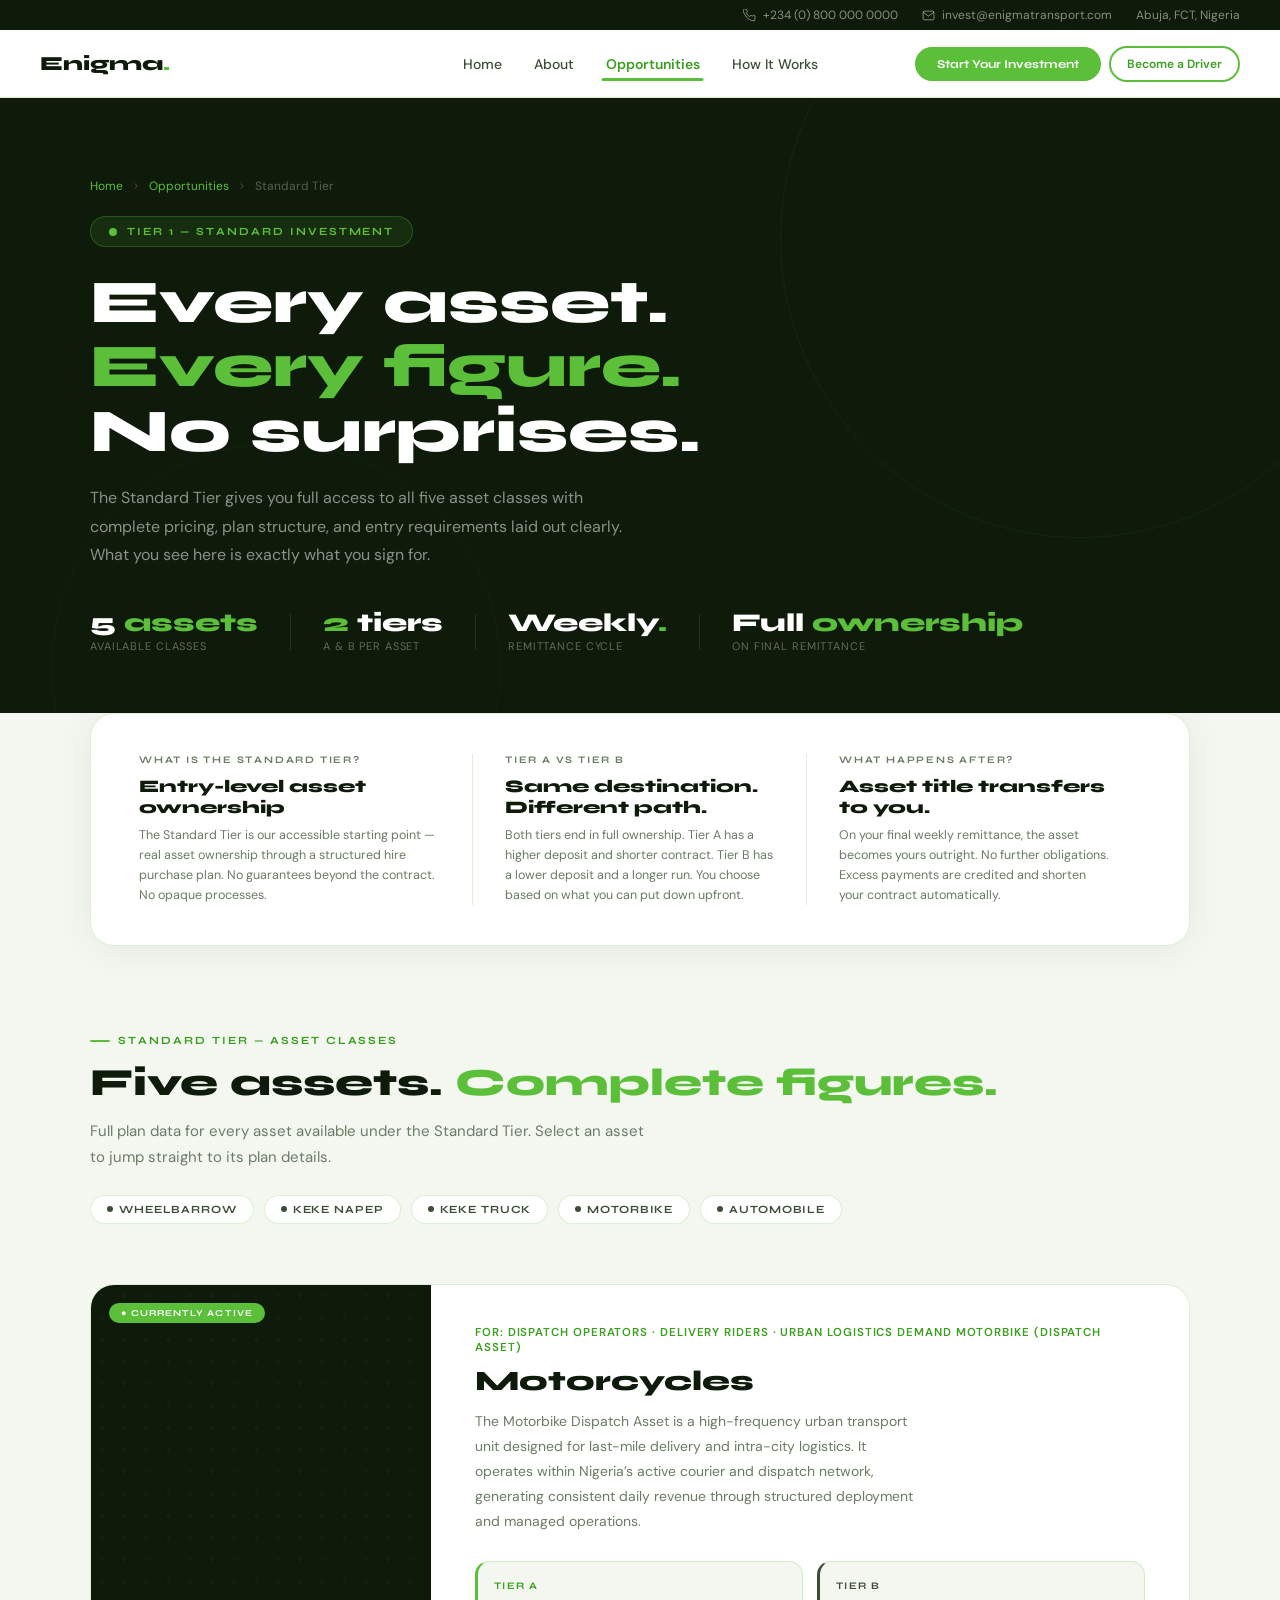
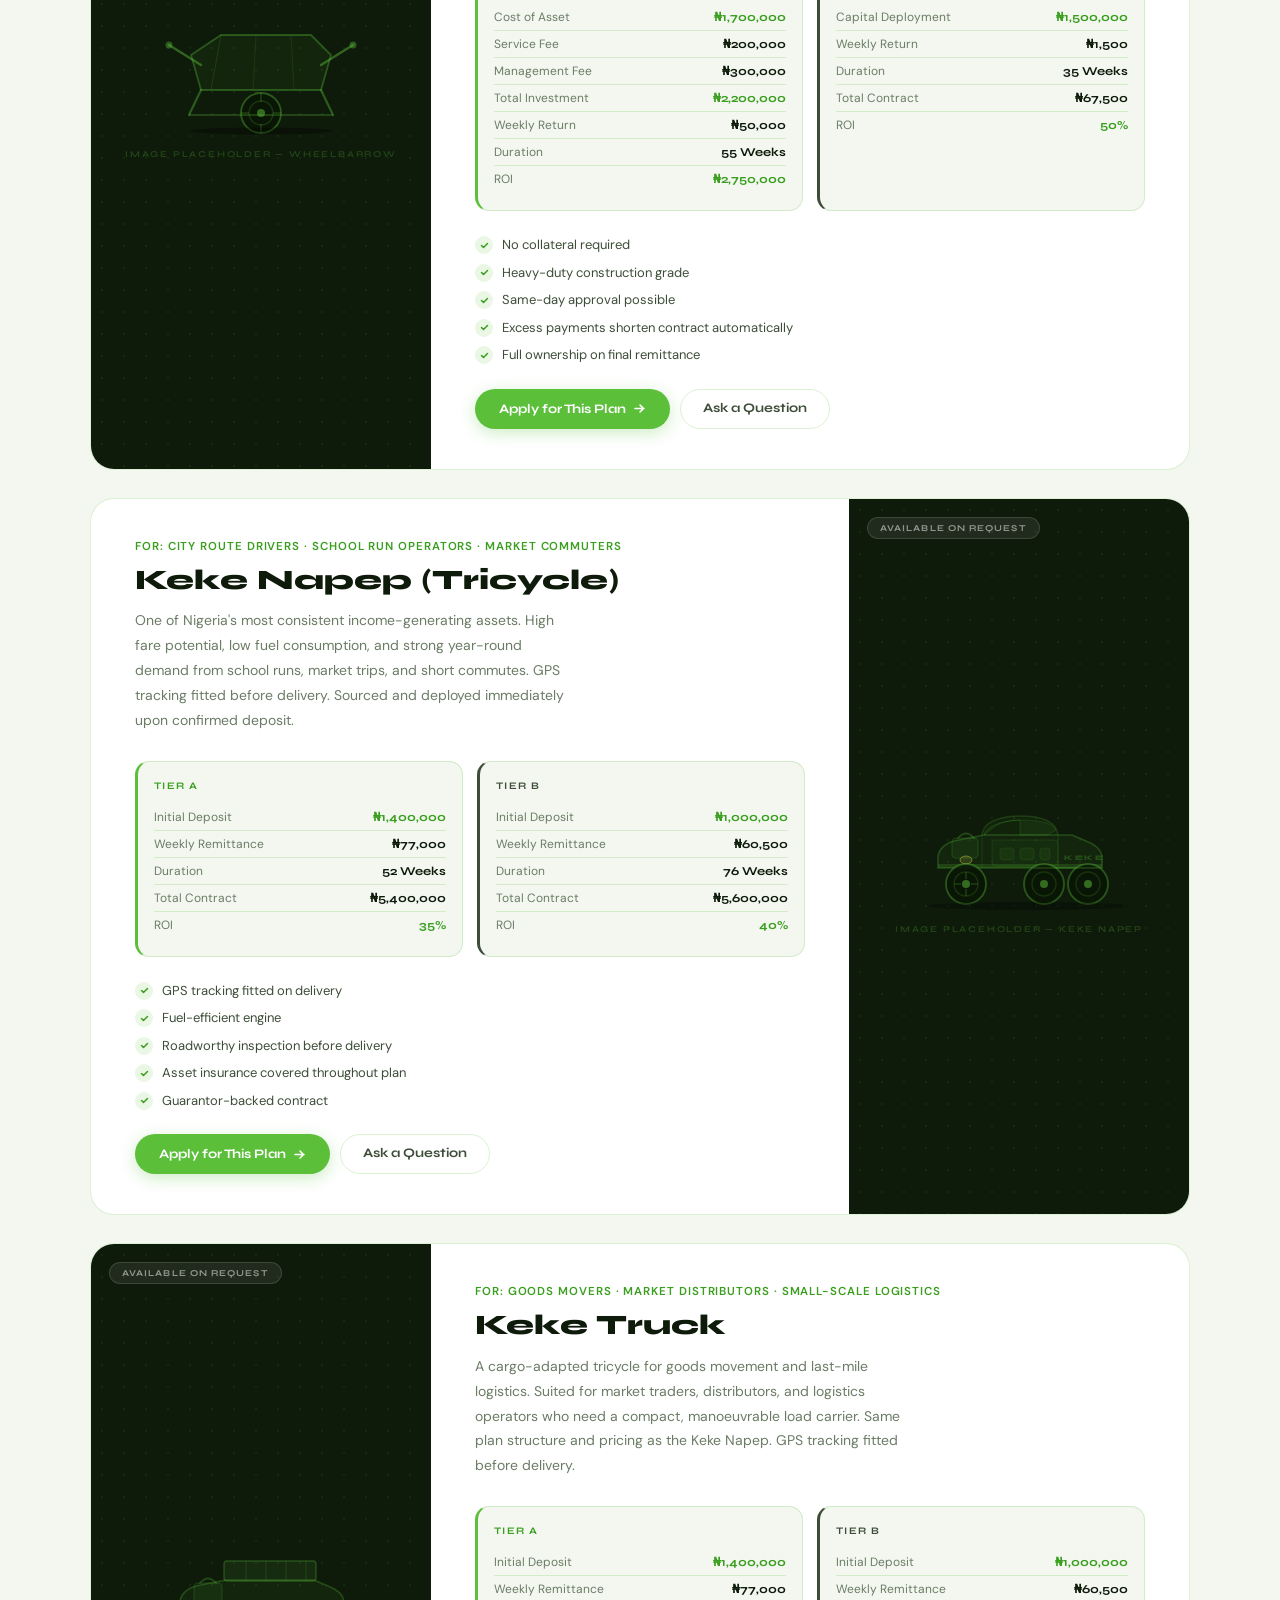
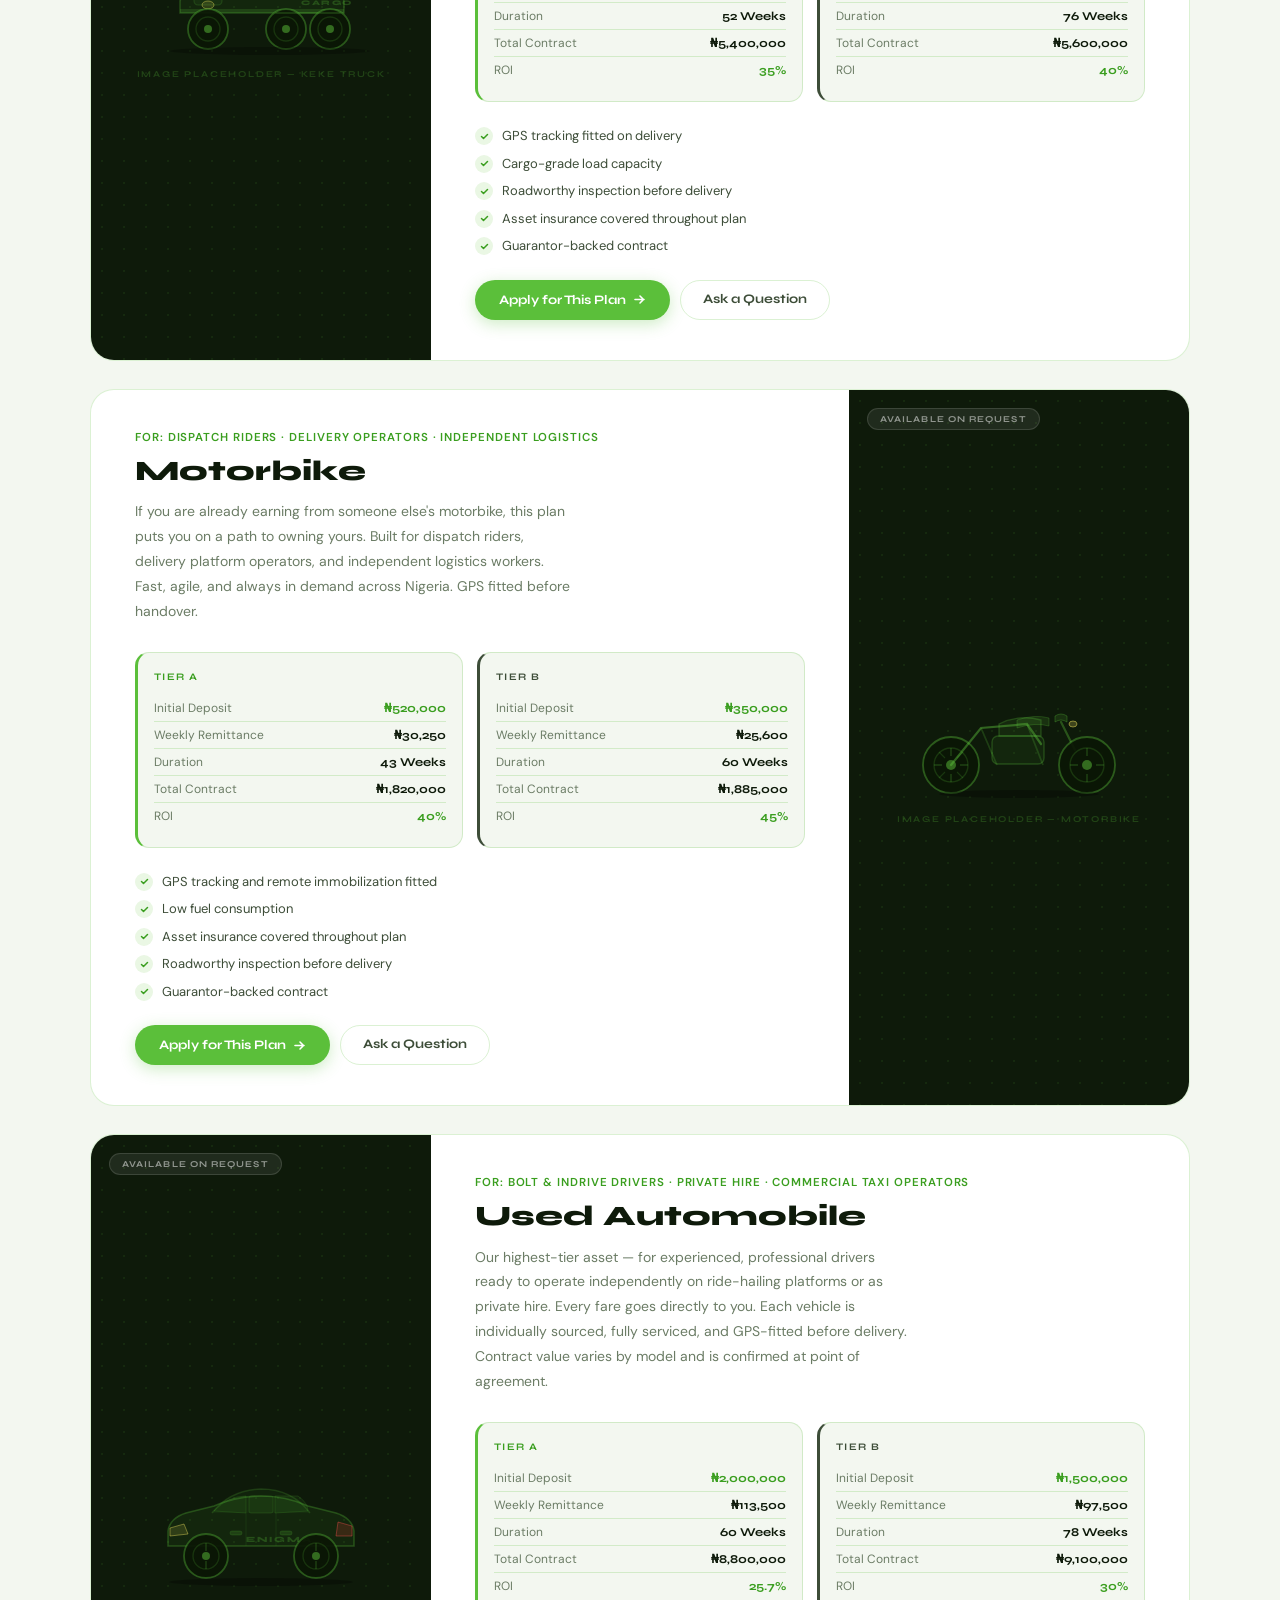
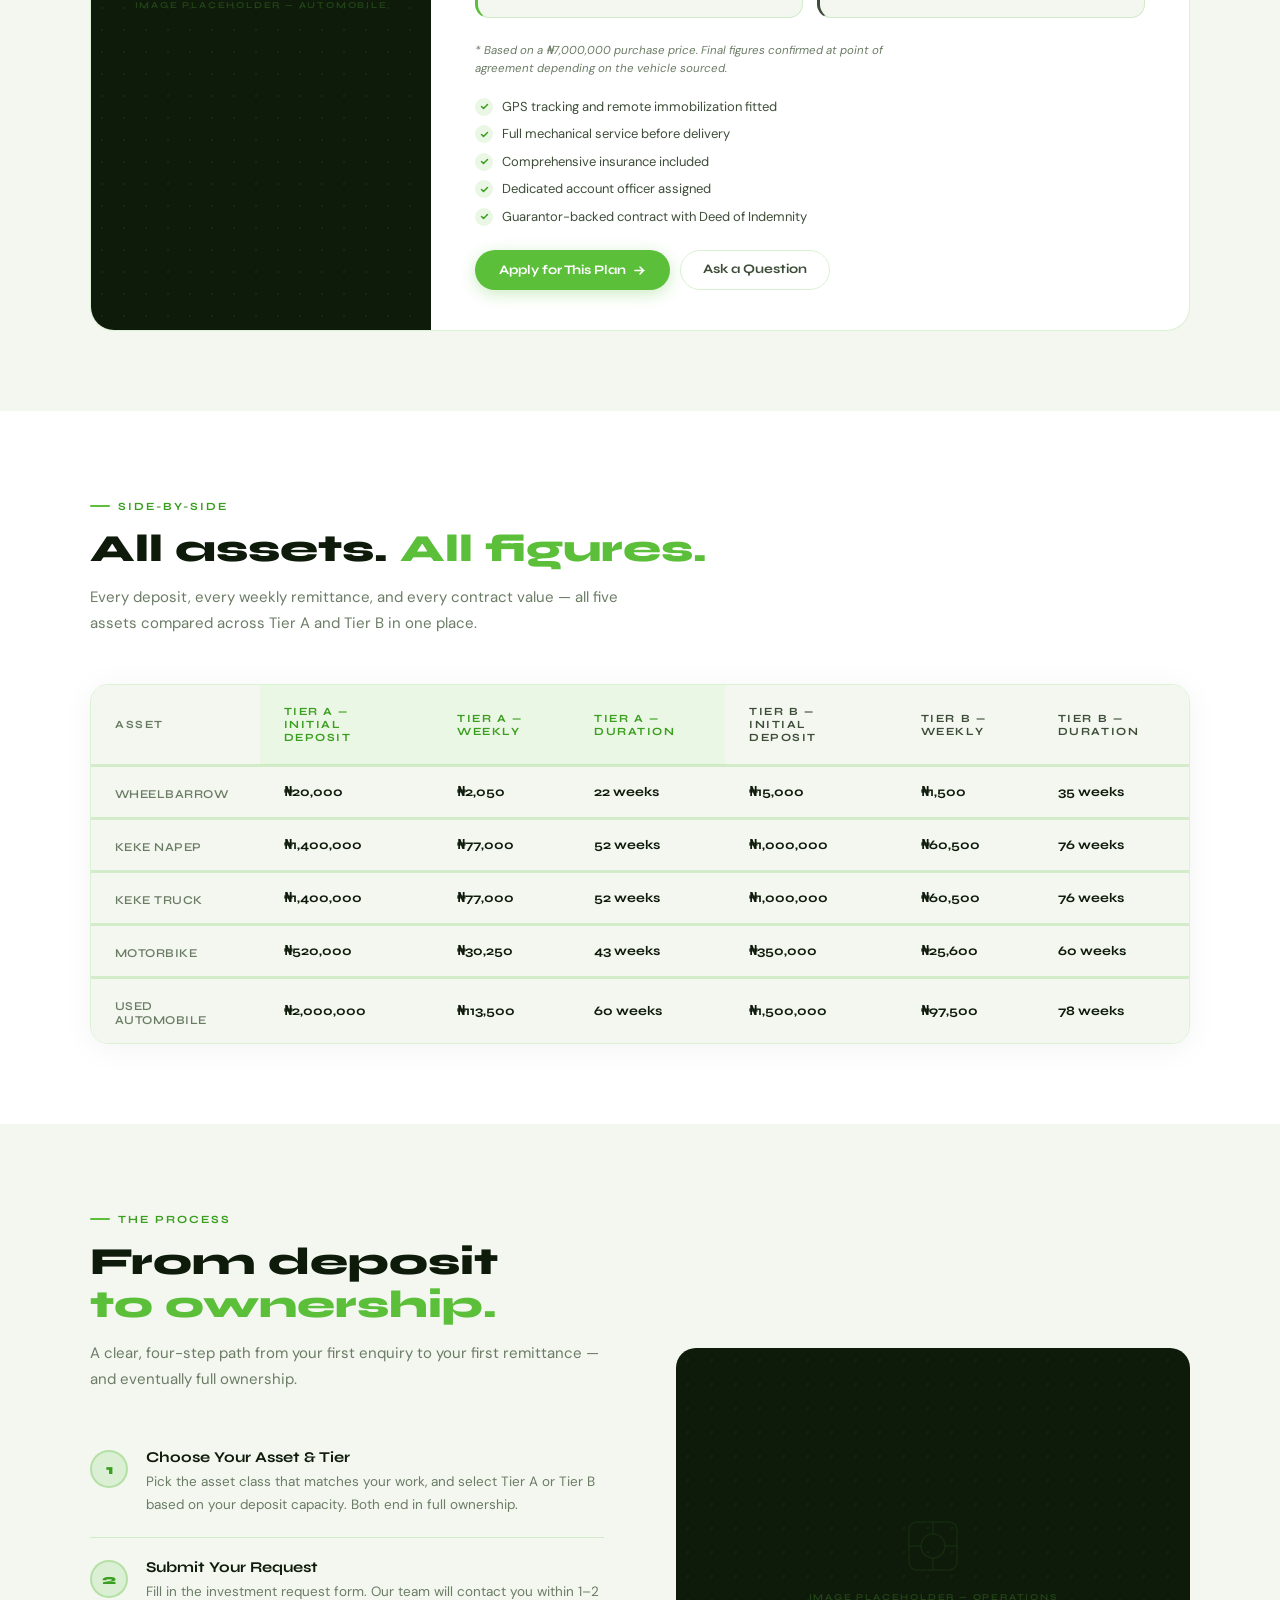
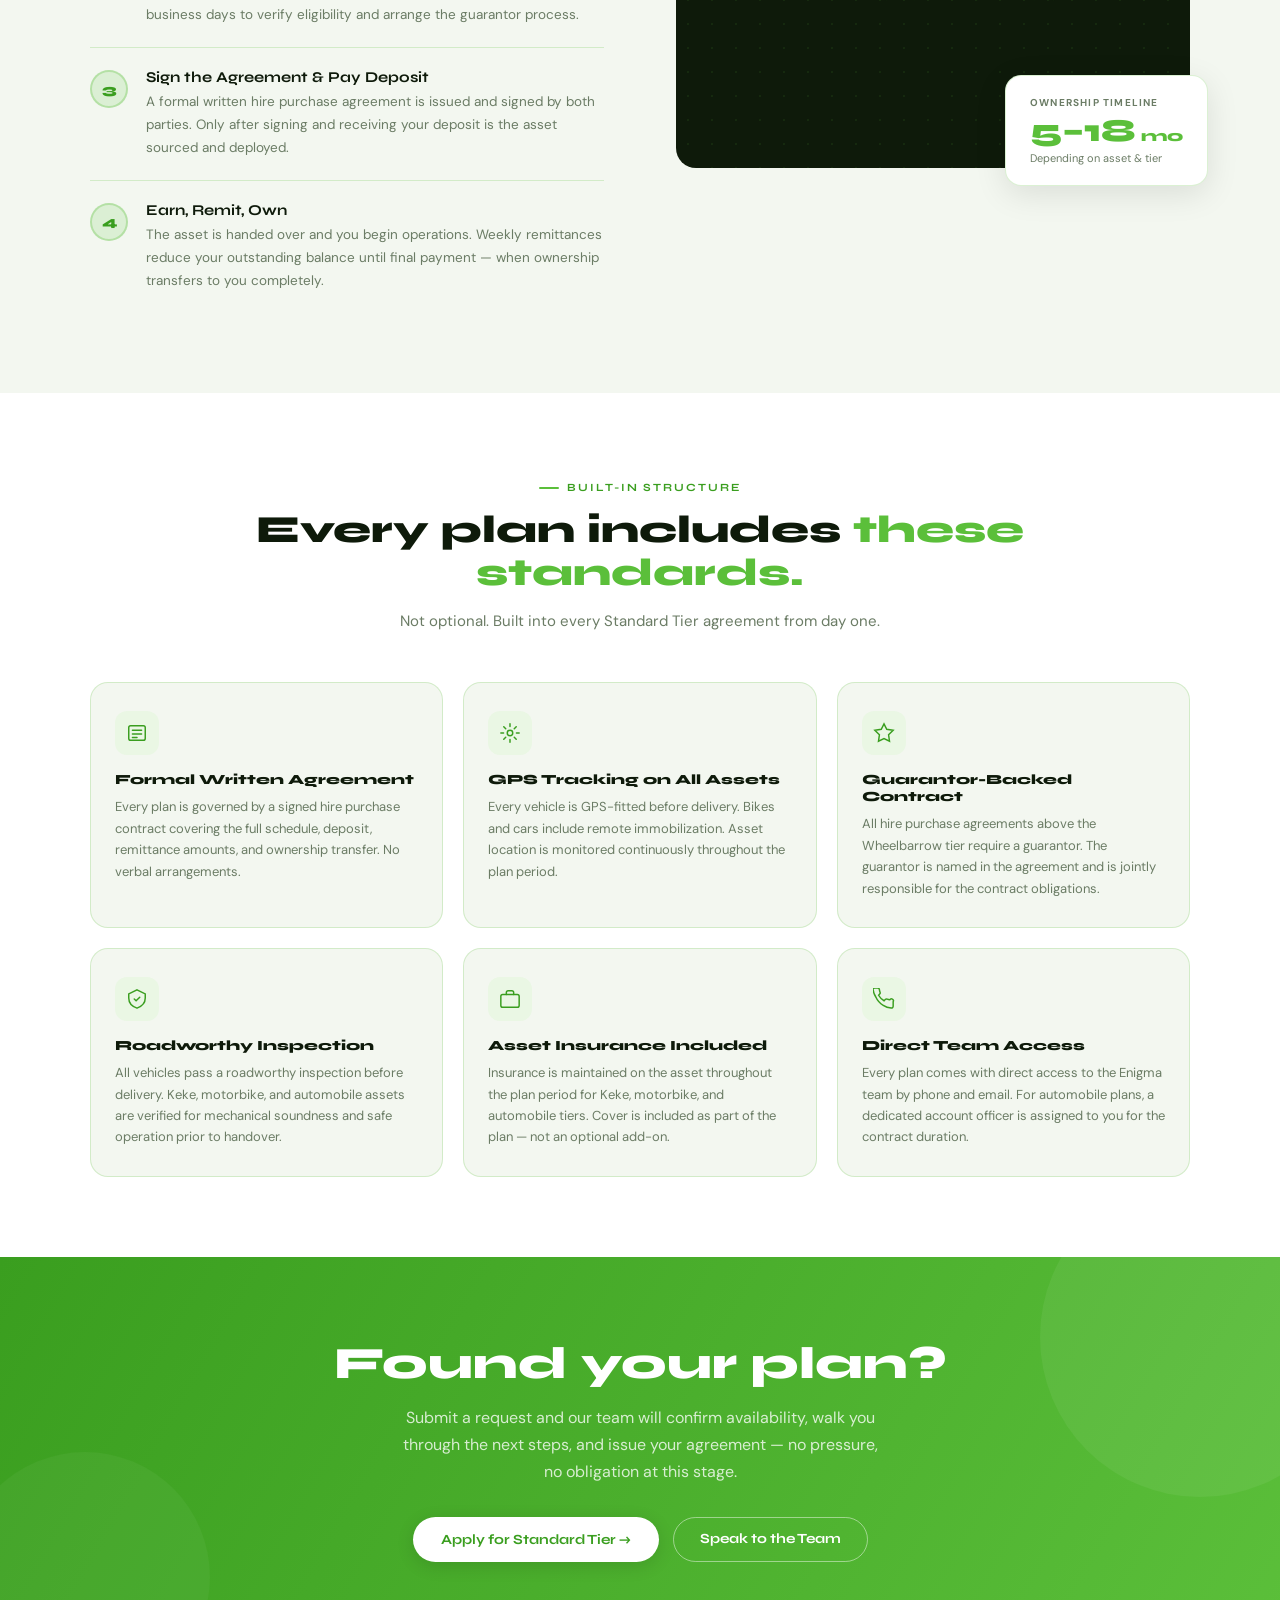
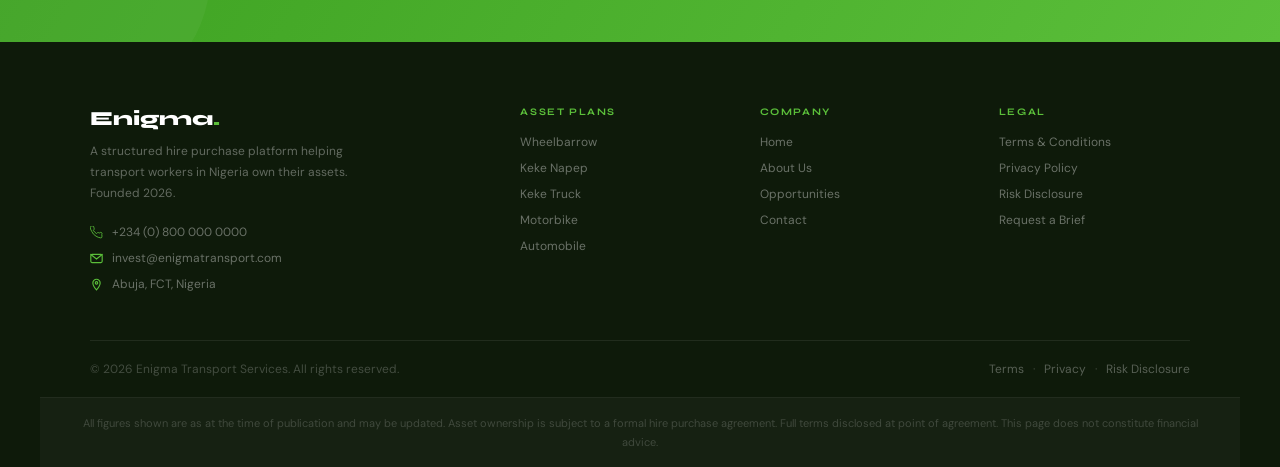
<file: plans.html>
<!DOCTYPE html>
<html lang="en">
<head>
<meta charset="UTF-8"/>
<meta name="viewport" content="width=device-width, initial-scale=1.0"/>
<title>Standard Tier — Enigma Transport</title>
<link rel="preconnect" href="https://fonts.googleapis.com">
<link rel="preconnect" href="https://fonts.gstatic.com" crossorigin>
<link href="https://fonts.googleapis.com/css2?family=Syne:wght@400;600;700;800&family=DM+Sans:ital,wght@0,300;0,400;0,500;0,600;1,300&display=swap" rel="stylesheet">
<style>
*, *::before, *::after { box-sizing: border-box; margin: 0; padding: 0; }
:root {
  --green:#5bbf3a; --green-dark:#3a9e1f; --green-dim:rgba(91,191,58,0.15);
  --green-pale:#eaf7e4; --ink:#0e1a0a; --ink-soft:#3d4d38; --muted:#6b7c65;
  --surface:#ffffff; --bg:#f3f7f0; --border:rgba(91,191,58,0.22);
  --font-head:'Syne',sans-serif; --font-body:'DM Sans',sans-serif;
  --radius:18px; --radius-btn:100px;
}
html { scroll-behavior:smooth; }
body { font-family:var(--font-body); background:var(--surface); color:var(--ink); overflow-x:hidden; }

@keyframes fadeUp { from{opacity:0;transform:translateY(24px)} to{opacity:1;transform:translateY(0)} }
@keyframes slideDown { from{transform:translateY(-100%);opacity:0} to{transform:translateY(0);opacity:1} }
@keyframes fadeIn { from{opacity:0} to{opacity:1} }
@keyframes pulse { 0%,100%{opacity:1} 50%{opacity:0.5} }

/* ── Top Bar ── */
.top-bar { display:flex;justify-content:flex-end;align-items:center;gap:24px;background:var(--ink);padding:7px 40px;font-size:12px;color:rgba(255,255,255,0.5); }
.top-bar-item { display:flex;align-items:center;gap:7px; }
@media(max-width:760px){.top-bar{display:none}}

/* ── Header ── */
.header { position:sticky;top:0;z-index:100;background:rgba(255,255,255,0.96);backdrop-filter:blur(12px);border-bottom:1.5px solid var(--border);padding:0 40px;display:flex;align-items:center;gap:40px;height:68px;animation:slideDown 0.5s ease both; }
.logo-link { text-decoration:none;display:flex;align-items:center;flex-shrink:0; }
.logo-wordmark { font-family:var(--font-head);font-size:1.25rem;font-weight:800;color:var(--ink); }
.logo-wordmark span { color:var(--green); }
.nav { display:flex;align-items:center;position:absolute;left:50%;transform:translateX(-50%); }
.nav a { font-size:14px;font-weight:500;color:var(--ink-soft);text-decoration:none;padding:8px 16px;position:relative;transition:color 0.22s;white-space:nowrap; }
.nav a::after { content:'';position:absolute;bottom:0;left:50%;right:50%;height:2.5px;background:var(--green);border-radius:2px;transition:left 0.28s cubic-bezier(.22,1,.36,1),right 0.28s cubic-bezier(.22,1,.36,1); }
.nav a:hover,.nav a.active { color:var(--green-dark); }
.nav a:hover::after,.nav a.active::after { left:12px;right:12px; }
.nav a.active { font-weight:600; }
.cta-group { margin-left:auto;display:flex;align-items:center;gap:8px; }
.nav-cta { font-family:var(--font-head);font-size:12px;font-weight:700;background:var(--green);color:#fff!important;padding:10px 22px;border-radius:var(--radius-btn);border:none;cursor:pointer;text-decoration:none;display:inline-block;transition:background 0.2s,transform 0.2s; }
.nav-cta:hover { background:var(--green-dark)!important;transform:scale(1.04)!important; }
.nav-cta::after { display:none!important; }
.nav-cta-secondary { font-family:var(--font-body);font-size:12px;font-weight:600;color:var(--green-dark);background:transparent;border:2px solid var(--green);border-radius:var(--radius-btn);padding:8px 16px;cursor:pointer;transition:background 0.25s,color 0.25s,transform 0.2s;white-space:nowrap;text-decoration:none;display:inline-block; }
.nav-cta-secondary:hover { background:var(--green);color:#fff;transform:scale(1.04); }
.nav-cta-secondary::after { display:none!important; }
.menu-toggle { display:none;background:none;border:none;cursor:pointer;padding:4px;flex-direction:column;gap:5px;margin-left:auto; }
.menu-toggle span { display:block;width:22px;height:2px;background:var(--ink);border-radius:2px; }

/* ── Mobile Nav ── */
.mobile-nav { display:none;position:fixed;inset:0;background:var(--ink);z-index:200;flex-direction:column;padding:80px 40px 40px;animation:fadeIn 0.22s ease; }
.mobile-nav.open { display:flex; }
.mobile-nav a { font-family:var(--font-head);font-size:1rem;font-weight:600;color:rgba(255,255,255,0.7);text-decoration:none;padding:16px 0;border-bottom:1px solid rgba(255,255,255,0.06);transition:color 0.2s; }
.mobile-nav a:hover { color:var(--green); }
.mobile-nav .close-btn { position:absolute;top:20px;right:24px;background:none;border:none;cursor:pointer;color:rgba(255,255,255,0.6); }
.mobile-nav-ctas { margin-top:32px;display:flex;flex-direction:column;gap:12px; }
.mn-btn-primary { font-family:var(--font-head);font-size:14px;font-weight:700;background:var(--green);color:#fff;border:none;border-radius:var(--radius-btn);padding:14px 28px;text-decoration:none;text-align:center;display:block; }
.mn-btn-ghost { font-family:var(--font-head);font-size:14px;font-weight:700;background:rgba(255,255,255,0.08);color:#fff;border:1.5px solid rgba(255,255,255,0.25);border-radius:var(--radius-btn);padding:12px 28px;text-decoration:none;text-align:center;display:block; }

/* ── PAGE HERO ── */
.page-hero { background:var(--ink);padding:80px 40px 120px;position:relative;overflow:hidden; }
.page-hero::before { content:'';position:absolute;top:-160px;right:-100px;width:600px;height:600px;border-radius:50%;border:1.5px solid rgba(91,191,58,0.08);pointer-events:none; }
.page-hero::after { content:'';position:absolute;bottom:-120px;left:4%;width:450px;height:450px;border-radius:50%;border:1px solid rgba(91,191,58,0.05);pointer-events:none; }
.page-hero-inner { max-width:1100px;margin:0 auto;position:relative;z-index:2; }
.breadcrumb { font-size:12px;color:rgba(255,255,255,0.3);margin-bottom:22px;display:flex;align-items:center;gap:8px; }
.breadcrumb a { color:var(--green);text-decoration:none; }

/* Tier badge in hero */
.tier-hero-badge {
  display:inline-flex;align-items:center;gap:10px;
  background:rgba(91,191,58,0.12);border:1.5px solid rgba(91,191,58,0.28);
  border-radius:var(--radius-btn);padding:8px 18px;
  font-family:var(--font-head);font-size:11px;font-weight:700;
  letter-spacing:0.18em;text-transform:uppercase;color:var(--green);
  margin-bottom:24px;animation:fadeUp 0.5s 0.1s both;
}
.tier-hero-badge::before { content:'';width:8px;height:8px;border-radius:50%;background:var(--green);animation:pulse 2s infinite; }

.page-hero h1 { font-family:var(--font-head);font-size:clamp(2.2rem,5vw,3.8rem);font-weight:800;color:#fff;line-height:1.06;margin-bottom:20px;animation:fadeUp 0.55s 0.2s both; }
.page-hero h1 .accent { color:var(--green); }
.page-hero .hero-sub { font-size:16px;color:rgba(255,255,255,0.52);max-width:540px;line-height:1.78;animation:fadeUp 0.55s 0.3s both; }

/* Hero stats row */
.hero-stats { display:flex;align-items:center;gap:32px;margin-top:40px;animation:fadeUp 0.55s 0.4s both;flex-wrap:wrap; }
.hero-stat { display:flex;flex-direction:column;gap:4px; }
.hero-stat-val { font-family:var(--font-head);font-size:1.6rem;font-weight:800;color:#fff;line-height:1; }
.hero-stat-val .hs-accent { color:var(--green); }
.hero-stat-label { font-size:11px;color:rgba(255,255,255,0.35);letter-spacing:0.08em;text-transform:uppercase; }
.hero-stat-div { width:1px;height:36px;background:rgba(255,255,255,0.1); }

/* Scroll indicator */
.hero-scroll { display:flex;align-items:center;gap:10px;margin-top:40px;animation:fadeUp 0.55s 0.5s both;cursor:pointer;width:fit-content; }
.hero-scroll span { font-size:12px;color:rgba(255,255,255,0.3);letter-spacing:0.1em;text-transform:uppercase; }
.hero-scroll-line { width:40px;height:1px;background:rgba(91,191,58,0.35); }

/* ── TIER EXPLAINER ── */
.tier-explainer { background:var(--bg);padding:0 40px;margin-top:-60px;position:relative;z-index:10; }
.tier-explainer-inner { max-width:1100px;margin:0 auto; }
.tier-exp-card {
  background:var(--surface);border:1.5px solid var(--border);border-radius:24px;
  padding:40px 48px;box-shadow:0 4px 40px rgba(0,0,0,0.06);
  display:grid;grid-template-columns:1fr 1fr 1fr;gap:0;
  animation:fadeUp 0.6s 0.2s both;
}
.tier-exp-block { padding:0 32px;border-right:1.5px solid var(--border); }
.tier-exp-block:first-child { padding-left:0; }
.tier-exp-block:last-child { border-right:none; }
.teb-label { font-family:var(--font-head);font-size:10px;font-weight:700;letter-spacing:0.18em;text-transform:uppercase;color:var(--muted);margin-bottom:10px; }
.teb-value { font-family:var(--font-head);font-size:1.1rem;font-weight:800;color:var(--ink);line-height:1.2;margin-bottom:6px; }
.teb-note { font-size:12.5px;color:var(--muted);line-height:1.6; }

/* ── SECTION COMMON ── */
.section-tag { display:inline-flex;align-items:center;gap:8px;font-family:var(--font-head);font-size:11px;font-weight:700;letter-spacing:0.18em;text-transform:uppercase;color:var(--green-dark);margin-bottom:14px; }
.section-tag::before { content:'';width:20px;height:2px;background:var(--green);border-radius:2px; }
.section-h2 { font-family:var(--font-head);font-size:clamp(1.8rem,3vw,2.4rem);font-weight:800;color:var(--ink);line-height:1.12;margin-bottom:14px; }
.section-h2 .accent { color:var(--green); }
.section-intro { font-size:15px;color:var(--muted);line-height:1.75;max-width:560px; }

/* ── ASSET SECTIONS ── */
.assets-section { background:var(--bg);padding:80px 40px; }
.assets-inner { max-width:1100px;margin:0 auto; }
.assets-head { margin-bottom:60px; }

/* Quick-jump nav */
.asset-jumps { display:flex;gap:10px;flex-wrap:wrap;margin-top:24px; }
.asset-jump {
  font-family:var(--font-head);font-size:11px;font-weight:700;letter-spacing:0.08em;
  text-transform:uppercase;color:var(--ink-soft);background:var(--surface);
  border:1.5px solid var(--border);border-radius:var(--radius-btn);
  padding:7px 16px;text-decoration:none;
  transition:background 0.22s,color 0.22s,border-color 0.22s,transform 0.18s;
  display:inline-flex;align-items:center;gap:6px;
}
.asset-jump:hover { background:var(--green);color:#fff;border-color:var(--green);transform:translateY(-2px); }
.asset-jump-dot { width:6px;height:6px;border-radius:50%;background:currentColor;flex-shrink:0; }

/* Asset cards */
.asset-card {
  background:var(--surface);border:1.5px solid var(--border);border-radius:24px;
  overflow:hidden;margin-bottom:28px;
  transition:box-shadow 0.3s,border-color 0.3s;
}
.asset-card:hover { box-shadow:0 16px 48px rgba(91,191,58,0.10);border-color:rgba(91,191,58,0.38); }
.asset-card:last-child { margin-bottom:0; }

.asset-card-inner { display:grid;grid-template-columns:340px 1fr;min-height:340px; }
.asset-card.reverse .asset-card-inner { direction:rtl; }
.asset-card.reverse .asset-card-inner > * { direction:ltr; }

/* Image pane */
.asset-card-img {
  background:var(--ink);position:relative;overflow:hidden;
  display:flex;align-items:center;justify-content:center;
}
.asset-card-img::before {
  content:'';position:absolute;inset:0;
  background-image:radial-gradient(rgba(91,191,58,0.09) 1px, transparent 1px);
  background-size:22px 22px;
}
.asset-svg-wrap {
  position:relative;z-index:1;
  display:flex;flex-direction:column;align-items:center;justify-content:center;
  gap:14px;padding:32px;width:100%;
  transition:transform 0.4s cubic-bezier(.22,1,.36,1);
}
.asset-card:hover .asset-svg-wrap { transform:scale(1.05) translateY(-4px); }
.asset-svg-label { font-family:var(--font-head);font-size:9px;font-weight:700;letter-spacing:0.2em;text-transform:uppercase;color:rgba(91,191,58,0.25);text-align:center; }

/* Status badge on image */
.asset-img-status {
  position:absolute;top:18px;left:18px;z-index:2;
  display:inline-flex;align-items:center;gap:6px;
  border-radius:var(--radius-btn);padding:5px 12px;
  font-family:var(--font-head);font-size:9px;font-weight:700;letter-spacing:0.12em;text-transform:uppercase;
}
.status-active { background:var(--green);color:#fff; }
.status-request { background:rgba(255,255,255,0.08);color:rgba(255,255,255,0.5);border:1px solid rgba(255,255,255,0.12); }

/* Body pane */
.asset-card-body { padding:40px 44px;display:flex;flex-direction:column;justify-content:center; }
.asset-who { font-size:11.5px;font-weight:600;letter-spacing:0.08em;text-transform:uppercase;color:var(--green-dark);margin-bottom:10px; }
.asset-card-body h2 { font-family:var(--font-head);font-size:clamp(1.4rem,2.2vw,1.9rem);font-weight:800;color:var(--ink);line-height:1.15;margin-bottom:12px; }
.asset-card-body > p { font-size:14px;color:var(--muted);line-height:1.78;margin-bottom:28px;max-width:440px; }

/* Pricing grid */
.pricing-grid { display:grid;grid-template-columns:1fr 1fr;gap:14px;margin-bottom:24px; }
.pricing-card { background:var(--bg);border:1.5px solid var(--border);border-radius:14px;padding:18px 16px; }
.pricing-card.tier-a { border-left:3px solid var(--green); }
.pricing-card.tier-b { border-left:3px solid var(--ink-soft); }
.pricing-label { font-family:var(--font-head);font-size:10px;font-weight:700;letter-spacing:0.14em;text-transform:uppercase;margin-bottom:12px; }
.pricing-card.tier-a .pricing-label { color:var(--green-dark); }
.pricing-card.tier-b .pricing-label { color:var(--ink-soft); }
.pricing-row { display:flex;justify-content:space-between;align-items:center;font-size:12px;padding:5px 0;border-bottom:1px solid var(--border); }
.pricing-row:last-child { border-bottom:none; }
.pricing-row .pk { color:var(--muted); }
.pricing-row .pv { font-family:var(--font-head);font-weight:700;color:var(--ink);font-size:12px; }
.pricing-row .pv.green { color:var(--green-dark); }

/* Features list */
.asset-features { list-style:none;display:flex;flex-direction:column;gap:8px;margin-bottom:24px; }
.asset-features li { display:flex;align-items:flex-start;gap:9px;font-size:13px;color:var(--ink-soft);line-height:1.5; }
.feat-check { width:18px;height:18px;border-radius:50%;background:var(--green-pale);flex-shrink:0;margin-top:1px;display:flex;align-items:center;justify-content:center; }
.feat-check svg { width:9px;height:9px; }

/* CTA row */
.asset-actions { display:flex;gap:10px;flex-wrap:wrap; }
.btn-primary {
  font-family:var(--font-head);font-size:13px;font-weight:700;
  background:var(--green);color:#fff;border:none;border-radius:var(--radius-btn);
  padding:12px 24px;cursor:pointer;display:inline-flex;align-items:center;gap:7px;
  box-shadow:0 4px 16px rgba(91,191,58,0.3);
  transition:background 0.22s,transform 0.18s,box-shadow 0.22s;text-decoration:none;
}
.btn-primary:hover { background:var(--green-dark);transform:translateY(-2px);box-shadow:0 7px 22px rgba(91,191,58,0.38); }
.btn-primary svg { width:13px;height:13px;transition:transform 0.2s; }
.btn-primary:hover svg { transform:translateX(3px); }
.btn-ghost {
  font-family:var(--font-head);font-size:13px;font-weight:700;
  background:transparent;color:var(--ink-soft);
  border:1.5px solid var(--border);border-radius:var(--radius-btn);
  padding:10px 22px;cursor:pointer;text-decoration:none;display:inline-block;
  transition:border-color 0.22s,color 0.22s,background 0.22s;
}
.btn-ghost:hover { border-color:var(--green);color:var(--green-dark);background:var(--green-pale); }

/* ── TIER COMPARISON TABLE ── */
.comparison-section { background:var(--surface);padding:80px 40px; }
.comparison-inner { max-width:1100px;margin:0 auto; }
.comparison-head { margin-bottom:48px; }

.comparison-table {
  width:100%;border-collapse:separate;border-spacing:0;
  border:1.5px solid var(--border);border-radius:18px;overflow:hidden;
  box-shadow:0 4px 32px rgba(0,0,0,0.05);
}
.comparison-table thead th {
  font-family:var(--font-head);font-size:11px;font-weight:700;
  letter-spacing:0.14em;text-transform:uppercase;
  padding:20px 24px;background:var(--bg);text-align:left;
  border-bottom:1.5px solid var(--border);
}
.comparison-table thead th:first-child { color:var(--muted); }
.comparison-table thead th.col-a { color:var(--green-dark);background:var(--green-pale); }
.comparison-table thead th.col-b { color:var(--ink-soft); }
.comparison-table tbody tr:last-child td { border-bottom:none; }
.comparison-table tbody td {
  font-size:13px;padding:16px 24px;border-bottom:1px solid var(--border);
  color:var(--ink-soft);vertical-align:middle;
}
.comparison-table tbody td:first-child { color:var(--muted);font-size:12px;font-weight:600;letter-spacing:0.04em;text-transform:uppercase; }
.comparison-table tbody td.col-a { background:rgba(234,247,228,0.3);font-family:var(--font-head);font-weight:700;color:var(--ink); }
.comparison-table tbody td.col-b { font-family:var(--font-head);font-weight:700;color:var(--ink); }
.comparison-table tbody tr:hover td { background:rgba(91,191,58,0.03); }
.comparison-table tbody tr:hover td.col-a { background:rgba(91,191,58,0.07); }
.comparison-asset-row td:first-child {
  font-family:var(--font-head);font-size:13px;font-weight:800;
  color:var(--ink);text-transform:none;letter-spacing:0;
  background:var(--bg);border-top:2px solid var(--border);
  padding-top:20px;
}
.comparison-asset-row td { border-top:2px solid var(--border);background:var(--bg)!important; }

/* ── HOW IT WORKS ── */
.hiw-section { background:var(--bg);padding:80px 40px; }
.hiw-inner { max-width:1100px;margin:0 auto;display:grid;grid-template-columns:1fr 1fr;gap:72px;align-items:center; }
.hiw-steps { display:flex;flex-direction:column;gap:0; }
.hiw-step { display:flex;gap:18px;align-items:flex-start;padding:20px 0;border-bottom:1px solid var(--border); }
.hiw-step:last-child { border-bottom:none; }
.hiw-step-num {
  width:38px;height:38px;border-radius:50%;
  background:var(--green-dim);border:2px solid rgba(91,191,58,0.3);
  display:flex;align-items:center;justify-content:center;
  font-family:var(--font-head);font-size:14px;font-weight:800;color:var(--green-dark);
  flex-shrink:0;margin-top:2px;
  transition:background 0.25s,border-color 0.25s,transform 0.25s;
}
.hiw-step:hover .hiw-step-num { background:var(--green);border-color:var(--green);color:#fff;transform:scale(1.08); }
.hiw-step-body h4 { font-family:var(--font-head);font-size:15px;font-weight:700;color:var(--ink);margin-bottom:5px; }
.hiw-step-body p { font-size:13.5px;color:var(--muted);line-height:1.7; }

.hiw-visual { position:relative; }
.hiw-img-frame {
  width:100%;height:420px;border-radius:20px;overflow:hidden;
  background:var(--ink);display:flex;align-items:center;justify-content:center;position:relative;
}
.hiw-img-frame::before {
  content:'';position:absolute;inset:0;
  background-image:radial-gradient(rgba(91,191,58,0.09) 1px, transparent 1px);
  background-size:24px 24px;
}
.hiw-img-content { position:relative;z-index:1;display:flex;flex-direction:column;align-items:center;gap:14px; }
.hiw-img-content svg { opacity:0.25; }
.hiw-img-content span { font-family:var(--font-head);font-size:9px;font-weight:700;letter-spacing:0.2em;text-transform:uppercase;color:rgba(91,191,58,0.25); }
.hiw-overlay {
  position:absolute;bottom:-18px;right:-18px;
  background:var(--surface);border:1.5px solid var(--border);border-radius:16px;padding:20px 24px;
  box-shadow:0 8px 32px rgba(0,0,0,0.10);
}
.hiw-ov-label { font-size:10px;font-weight:700;letter-spacing:0.12em;text-transform:uppercase;color:var(--muted);margin-bottom:6px; }
.hiw-ov-val { font-family:var(--font-head);font-size:2rem;font-weight:800;color:var(--green);line-height:1; }
.hiw-ov-sub { font-size:11px;color:var(--muted);margin-top:4px; }

/* ── PROTECTIONS ── */
.protections { background:var(--surface);padding:80px 40px; }
.protections-inner { max-width:1100px;margin:0 auto; }
.protections-head { margin-bottom:48px; }
.protections-grid { display:grid;grid-template-columns:repeat(3,1fr);gap:20px; }
.protection-card {
  background:var(--bg);border:1.5px solid var(--border);border-radius:var(--radius);
  padding:28px 24px;
  transition:transform 0.3s cubic-bezier(.22,1,.36,1),box-shadow 0.3s,border-color 0.3s;
}
.protection-card:hover { transform:translateY(-5px);box-shadow:0 14px 36px rgba(91,191,58,0.10);border-color:rgba(91,191,58,0.38); }
.protection-icon { width:44px;height:44px;background:var(--green-pale);border-radius:12px;display:flex;align-items:center;justify-content:center;margin-bottom:16px; }
.protection-icon svg { width:22px;height:22px;color:var(--green-dark); }
.protection-card h4 { font-family:var(--font-head);font-size:14px;font-weight:800;color:var(--ink);margin-bottom:8px; }
.protection-card p { font-size:13px;color:var(--muted);line-height:1.65; }

/* ── CTA BANNER ── */
.cta-banner {
  background:linear-gradient(120deg,var(--green-dark) 0%,var(--green) 100%);
  padding:80px 40px;text-align:center;position:relative;overflow:hidden;
}
.cta-banner::before { content:'';position:absolute;top:-80px;right:-80px;width:320px;height:320px;border-radius:50%;background:rgba(255,255,255,0.06);pointer-events:none; }
.cta-banner::after { content:'';position:absolute;bottom:-60px;left:-40px;width:250px;height:250px;border-radius:50%;background:rgba(255,255,255,0.04);pointer-events:none; }
.cta-banner h2 { font-family:var(--font-head);font-size:clamp(1.8rem,3.5vw,2.8rem);font-weight:800;color:#fff;margin-bottom:14px;position:relative;z-index:1; }
.cta-banner p { font-size:16px;color:rgba(255,255,255,0.78);max-width:480px;margin:0 auto 32px;line-height:1.7;position:relative;z-index:1; }
.cta-btns { display:flex;gap:14px;justify-content:center;flex-wrap:wrap;position:relative;z-index:1; }
.btn-white { font-family:var(--font-head);font-size:14px;font-weight:700;background:#fff;color:var(--green-dark);border:none;border-radius:var(--radius-btn);padding:14px 28px;cursor:pointer;transition:transform 0.2s,box-shadow 0.2s;text-decoration:none;display:inline-block;box-shadow:0 4px 18px rgba(0,0,0,0.12); }
.btn-white:hover { transform:translateY(-2px) scale(1.03);box-shadow:0 8px 28px rgba(0,0,0,0.2); }
.btn-outline-white { font-family:var(--font-head);font-size:14px;font-weight:700;background:transparent;color:#fff;border:1.5px solid rgba(255,255,255,0.45);border-radius:var(--radius-btn);padding:12px 26px;cursor:pointer;transition:background 0.22s,border-color 0.22s;text-decoration:none;display:inline-block; }
.btn-outline-white:hover { background:rgba(255,255,255,0.12);border-color:#fff; }

/* ── FOOTER ── */
footer { background:var(--ink);padding:64px 40px 0; }
.footer-grid { max-width:1100px;margin:0 auto;display:grid;grid-template-columns:2fr 1fr 1fr 1fr;gap:48px;padding-bottom:48px;border-bottom:1px solid rgba(255,255,255,0.08); }
.footer-logo-text { font-family:var(--font-head);font-size:20px;font-weight:800;color:#fff;margin-bottom:10px; }
.footer-logo-text span { color:var(--green); }
.footer-tagline { font-size:12px;color:rgba(255,255,255,0.35);line-height:1.75;max-width:270px;margin-bottom:20px; }
.footer-contact-block { display:flex;flex-direction:column;gap:10px; }
.footer-contact-item { display:flex;align-items:flex-start;gap:9px; }
.footer-contact-icon { width:13px;height:13px;flex-shrink:0;color:var(--green);margin-top:2px; }
.footer-contact-item a,.footer-contact-item span { font-size:12px;color:rgba(255,255,255,0.38);text-decoration:none;transition:color 0.2s; }
.footer-contact-item a:hover { color:var(--green); }
.footer-col h5 { font-family:var(--font-head);font-size:10px;font-weight:700;letter-spacing:0.16em;text-transform:uppercase;color:var(--green);margin-bottom:16px; }
.footer-col a { display:block;font-size:12px;color:rgba(255,255,255,0.38);text-decoration:none;margin-bottom:10px;transition:color 0.2s; }
.footer-col a:hover { color:var(--green); }
.footer-bottom { max-width:1100px;margin:0 auto;display:flex;justify-content:space-between;align-items:center;flex-wrap:wrap;gap:10px;padding:20px 0;font-size:12px;color:rgba(255,255,255,0.22); }
.footer-bottom a { color:rgba(255,255,255,0.3);text-decoration:none;transition:color 0.2s; }
.footer-bottom a:hover { color:var(--green); }
.footer-dot { margin:0 6px; }
.disclaimer-strip { background:rgba(255,255,255,0.03);border-top:1px solid rgba(255,255,255,0.05);padding:16px 40px;text-align:center;font-size:11px;color:rgba(255,255,255,0.18);line-height:1.65; }

/* ── RESPONSIVE ── */
@media(max-width:1024px){
  .tier-exp-card { grid-template-columns:1fr;gap:24px; }
  .tier-exp-block { padding:0 0 24px;border-right:none;border-bottom:1.5px solid var(--border); }
  .tier-exp-block:last-child { border-bottom:none;padding-bottom:0; }
  .asset-card-inner { grid-template-columns:1fr; }
  .asset-card.reverse .asset-card-inner { direction:ltr; }
  .asset-card-img { min-height:260px; }
  .hiw-inner { grid-template-columns:1fr; }
  .hiw-visual { display:none; }
  .protections-grid { grid-template-columns:1fr 1fr; }
  .footer-grid { grid-template-columns:1fr 1fr; }
  .comparison-table { font-size:12px; }
}
@media(max-width:760px){
  .header { padding:0 20px; }
  .nav,.cta-group { display:none; }
  .menu-toggle { display:flex; }
  .page-hero { padding:60px 20px 90px; }
  .tier-explainer { padding:0 20px; }
  .tier-exp-card { padding:28px 24px; }
  .assets-section,.comparison-section,.hiw-section,.protections-section,.cta-banner { padding:60px 20px; }
  .asset-card-body { padding:28px 24px; }
  .pricing-grid { grid-template-columns:1fr; }
  .protections-grid { grid-template-columns:1fr; }
  .footer-grid { grid-template-columns:1fr;gap:28px; }
  footer { padding:44px 20px 0; }
  .disclaimer-strip { padding:14px 20px; }
  .hero-stats { gap:20px; }
  .comparison-table { display:block;overflow-x:auto; }
}
</style>
</head>
<body>

<!-- Top Bar -->
<div class="top-bar">
  <div class="top-bar-item">
    <svg width="13" height="13" fill="none" stroke="currentColor" stroke-width="1.8" viewBox="0 0 24 24"><path d="M22 16.92v3a2 2 0 01-2.18 2 19.79 19.79 0 01-8.63-3.07A19.5 19.5 0 013.07 9.81 19.79 19.79 0 010 1.17 2 2 0 012 0h3a2 2 0 012 1.72 12.84 12.84 0 00.7 2.81 2 2 0 01-.45 2.11L6.09 7.91a16 16 0 006 6l1.27-1.27a2 2 0 012.11-.45 12.84 12.84 0 002.81.7A2 2 0 0122 14.92z"/></svg>
    +234 (0) 800 000 0000
  </div>
  <div class="top-bar-item">
    <svg width="13" height="13" fill="none" stroke="currentColor" stroke-width="1.8" viewBox="0 0 24 24"><path d="M4 4h16c1.1 0 2 .9 2 2v12c0 1.1-.9 2-2 2H4c-1.1 0-2-.9-2-2V6c0-1.1.9-2 2-2z"/><polyline points="22,6 12,13 2,6"/></svg>
    invest@enigmatransport.com
  </div>
  <div class="top-bar-item">Abuja, FCT, Nigeria</div>
</div>

<!-- Header -->
<header class="header">
  <a href="index.html" class="logo-link">
    <span class="logo-wordmark">Enigma<span>.</span></span>
  </a>
  <nav class="nav">
    <a href="index.html">Home</a>
    <a href="about.html">About</a>
    <a href="opportunities.html" class="active">Opportunities</a>
    <a href="how-it-works.html">How It Works</a>
  </nav>
  <div class="cta-group">
    <a href="invest.html?tier=standard" class="nav-cta">Start Your Investment</a>
    <a href="contact.html" class="nav-cta-secondary">Become a Driver</a>
  </div>
  <button class="menu-toggle" id="menuToggle" aria-label="Open menu">
    <span></span><span></span><span></span>
  </button>
</header>

<!-- Mobile Nav -->
<div class="mobile-nav" id="mobileNav">
  <button class="close-btn" id="closeNav">
    <svg width="24" height="24" fill="none" stroke="currentColor" stroke-width="2" viewBox="0 0 24 24"><line x1="18" y1="6" x2="6" y2="18"/><line x1="6" y1="6" x2="18" y2="18"/></svg>
  </button>
  <a href="index.html">Home</a>
  <a href="about.html">About</a>
  <a href="opportunities.html">Opportunities</a>
  <a href="how-it-works.html">How It Works</a>
  <div class="mobile-nav-ctas">
    <a href="invest.html?tier=standard" class="mn-btn-primary">Start Your Investment</a>
    <a href="contact.html" class="mn-btn-ghost">Become a Driver</a>
  </div>
</div>

<!-- ═══ PAGE HERO ═══ -->
<section class="page-hero">
  <div class="page-hero-inner">
    <div class="breadcrumb">
      <a href="index.html">Home</a>
      <svg width="10" height="10" fill="none" stroke="currentColor" stroke-width="2" viewBox="0 0 24 24"><polyline points="9 18 15 12 9 6"/></svg>
      <a href="opportunities.html">Opportunities</a>
      <svg width="10" height="10" fill="none" stroke="currentColor" stroke-width="2" viewBox="0 0 24 24"><polyline points="9 18 15 12 9 6"/></svg>
      Standard Tier
    </div>
    <div class="tier-hero-badge">Tier 1 — Standard Investment</div>
    <h1>Every asset.<br><span class="accent">Every figure.</span><br>No surprises.</h1>
    <p class="hero-sub">The Standard Tier gives you full access to all five asset classes with complete pricing, plan structure, and entry requirements laid out clearly. What you see here is exactly what you sign for.</p>
    <div class="hero-stats">
      <div class="hero-stat">
        <div class="hero-stat-val">5<span class="hs-accent"> assets</span></div>
        <div class="hero-stat-label">Available classes</div>
      </div>
      <div class="hero-stat-div"></div>
      <div class="hero-stat">
        <div class="hero-stat-val"><span class="hs-accent">2</span> tiers</div>
        <div class="hero-stat-label">A &amp; B per asset</div>
      </div>
      <div class="hero-stat-div"></div>
      <div class="hero-stat">
        <div class="hero-stat-val">Weekly<span class="hs-accent">.</span></div>
        <div class="hero-stat-label">Remittance cycle</div>
      </div>
      <div class="hero-stat-div"></div>
      <div class="hero-stat">
        <div class="hero-stat-val">Full<span class="hs-accent"> ownership</span></div>
        <div class="hero-stat-label">On final remittance</div>
      </div>
    </div>
  </div>
</section>

<!-- ═══ TIER EXPLAINER ═══ -->
<section class="tier-explainer">
  <div class="tier-explainer-inner">
    <div class="tier-exp-card">
      <div class="tier-exp-block">
        <div class="teb-label">What is the Standard Tier?</div>
        <div class="teb-value">Entry-level asset ownership</div>
        <div class="teb-note">The Standard Tier is our accessible starting point — real asset ownership through a structured hire purchase plan. No guarantees beyond the contract. No opaque processes.</div>
      </div>
      <div class="tier-exp-block">
        <div class="teb-label">Tier A vs Tier B</div>
        <div class="teb-value">Same destination. Different path.</div>
        <div class="teb-note">Both tiers end in full ownership. Tier A has a higher deposit and shorter contract. Tier B has a lower deposit and a longer run. You choose based on what you can put down upfront.</div>
      </div>
      <div class="tier-exp-block">
        <div class="teb-label">What happens after?</div>
        <div class="teb-value">Asset title transfers to you.</div>
        <div class="teb-note">On your final weekly remittance, the asset becomes yours outright. No further obligations. Excess payments are credited and shorten your contract automatically.</div>
      </div>
    </div>
  </div>
</section>

<!-- ═══ ASSET SECTIONS ═══ -->
<section class="assets-section" id="assets">
  <div class="assets-inner">
    <div class="assets-head">
      <div class="section-tag">Standard Tier — Asset Classes</div>
      <h2 class="section-h2">Five assets. <span class="accent">Complete figures.</span></h2>
      <p class="section-intro">Full plan data for every asset available under the Standard Tier. Select an asset to jump straight to its plan details.</p>
      <div class="asset-jumps">
        <a class="asset-jump" href="#wheelbarrow"><span class="asset-jump-dot"></span>Wheelbarrow</a>
        <a class="asset-jump" href="#keke-napep"><span class="asset-jump-dot"></span>Keke Napep</a>
        <a class="asset-jump" href="#keke-truck"><span class="asset-jump-dot"></span>Keke Truck</a>
        <a class="asset-jump" href="#motorbike"><span class="asset-jump-dot"></span>Motorbike</a>
        <a class="asset-jump" href="#automobile"><span class="asset-jump-dot"></span>Automobile</a>
      </div>
    </div>

    <!-- ── 1. WHEELBARROW ── -->
    <div class="asset-card" id="bike">
      <div class="asset-card-inner">
        <div class="asset-card-img">
          <div class="asset-img-status status-active">● Currently Active</div>
          <div class="asset-svg-wrap">
            <svg width="200" height="140" viewBox="0 0 200 140" fill="none">
              <!-- Wheelbarrow body -->
              <path d="M30 60 L60 40 L150 40 L170 60 L160 95 L40 95 Z" fill="rgba(91,191,58,0.07)" stroke="rgba(91,191,58,0.35)" stroke-width="1.8"/>
              <!-- Tray detail lines -->
              <line x1="60" y1="40" x2="50" y2="95" stroke="rgba(91,191,58,0.15)" stroke-width="1"/>
              <line x1="95" y1="40" x2="92" y2="95" stroke="rgba(91,191,58,0.12)" stroke-width="1"/>
              <line x1="130" y1="40" x2="133" y2="95" stroke="rgba(91,191,58,0.12)" stroke-width="1"/>
              <!-- Front support leg -->
              <line x1="40" y1="95" x2="28" y2="120" stroke="rgba(91,191,58,0.4)" stroke-width="2.2" stroke-linecap="round"/>
              <line x1="160" y1="95" x2="172" y2="120" stroke="rgba(91,191,58,0.4)" stroke-width="2.2" stroke-linecap="round"/>
              <!-- Handles -->
              <line x1="40" y1="70" x2="8" y2="50" stroke="rgba(91,191,58,0.45)" stroke-width="2.4" stroke-linecap="round"/>
              <line x1="160" y1="70" x2="192" y2="50" stroke="rgba(91,191,58,0.45)" stroke-width="2.4" stroke-linecap="round"/>
              <circle cx="8" cy="50" r="3.5" fill="rgba(91,191,58,0.4)"/>
              <circle cx="192" cy="50" r="3.5" fill="rgba(91,191,58,0.4)"/>
              <!-- Wheel -->
              <circle cx="100" cy="118" r="20" fill="rgba(10,22,5,0.9)" stroke="rgba(91,191,58,0.4)" stroke-width="1.8"/>
              <circle cx="100" cy="118" r="12" fill="none" stroke="rgba(91,191,58,0.2)" stroke-width="1.4"/>
              <circle cx="100" cy="118" r="4" fill="rgba(91,191,58,0.5)"/>
              <line x1="100" y1="98" x2="100" y2="107" stroke="rgba(91,191,58,0.3)" stroke-width="1.3"/>
              <line x1="100" y1="129" x2="100" y2="138" stroke="rgba(91,191,58,0.3)" stroke-width="1.3"/>
              <line x1="80" y1="118" x2="88" y2="118" stroke="rgba(91,191,58,0.3)" stroke-width="1.3"/>
              <line x1="112" y1="118" x2="120" y2="118" stroke="rgba(91,191,58,0.3)" stroke-width="1.3"/>
              <!-- Axle -->
              <line x1="28" y1="120" x2="172" y2="120" stroke="rgba(91,191,58,0.25)" stroke-width="1.8"/>
              <!-- Shadow -->
              <ellipse cx="100" cy="136" rx="72" ry="3.5" fill="rgba(0,0,0,0.3)"/>
            </svg>
            <span class="asset-svg-label">Image placeholder — Wheelbarrow</span>
          </div>
        </div>
        <div class="asset-card-body">
          <div class="asset-who">For: Dispatch operators · Delivery riders · Urban logistics demand
Motorbike (Dispatch Asset)</div>
          <h2>Motorcycles</h2>
          <p>The Motorbike Dispatch Asset is a high-frequency urban transport unit designed for last-mile delivery and intra-city logistics. It operates within Nigeria’s active courier and dispatch network, generating consistent daily revenue through structured deployment and managed operations.</p>
          <div class="pricing-grid">
            <div class="pricing-card tier-a">
              <div class="pricing-label">Tier A</div>
              <div class="pricing-row"><span class="pk">Cost of Asset</span><span class="pv green">₦1,700,000</span></div>
              <div class="pricing-row"><span class="pk">Service Fee</span><span class="pv">₦200,000</span></div>
              <div class="pricing-row"><span class="pk">Management Fee</span><span class="pv">₦300,000</span></div>
              <div class="pricing-row"><span class="pk">Total Investment</span><span class="pv green">₦2,200,000</span></div>
              <div class="pricing-row"><span class="pk">Weekly Return</span><span class="pv">₦50,000</span></div>
              <div class="pricing-row"><span class="pk">Duration</span><span class="pv">55 Weeks</span></div>
              <div class="pricing-row"><span class="pk">ROI</span><span class="pv green">₦2,750,000</span></div>
            </div>
            <div class="pricing-card tier-b">
              <div class="pricing-label">Tier B</div>
              <div class="pricing-row"><span class="pk">Capital Deployment</span><span class="pv green">₦1,500,000</span></div>
              <div class="pricing-row"><span class="pk">Weekly Return</span><span class="pv">₦1,500</span></div>
              <div class="pricing-row"><span class="pk">Duration</span><span class="pv">35 Weeks</span></div>
              <div class="pricing-row"><span class="pk">Total Contract</span><span class="pv">₦67,500</span></div>
              <div class="pricing-row"><span class="pk">ROI</span><span class="pv green">50%</span></div>
            </div>
          </div>
          <ul class="asset-features">
            <li><span class="feat-check"><svg viewBox="0 0 9 9" fill="none"><path d="M1.5 4.5l2 2 4-4" stroke="#3a9e1f" stroke-width="1.5" stroke-linecap="round" stroke-linejoin="round"/></svg></span>No collateral required</li>
            <li><span class="feat-check"><svg viewBox="0 0 9 9" fill="none"><path d="M1.5 4.5l2 2 4-4" stroke="#3a9e1f" stroke-width="1.5" stroke-linecap="round" stroke-linejoin="round"/></svg></span>Heavy-duty construction grade</li>
            <li><span class="feat-check"><svg viewBox="0 0 9 9" fill="none"><path d="M1.5 4.5l2 2 4-4" stroke="#3a9e1f" stroke-width="1.5" stroke-linecap="round" stroke-linejoin="round"/></svg></span>Same-day approval possible</li>
            <li><span class="feat-check"><svg viewBox="0 0 9 9" fill="none"><path d="M1.5 4.5l2 2 4-4" stroke="#3a9e1f" stroke-width="1.5" stroke-linecap="round" stroke-linejoin="round"/></svg></span>Excess payments shorten contract automatically</li>
            <li><span class="feat-check"><svg viewBox="0 0 9 9" fill="none"><path d="M1.5 4.5l2 2 4-4" stroke="#3a9e1f" stroke-width="1.5" stroke-linecap="round" stroke-linejoin="round"/></svg></span>Full ownership on final remittance</li>
          </ul>
          <div class="asset-actions">
            <a class="btn-primary" href="invest.html?tier=standard&asset=wheelbarrow">
              Apply for This Plan
              <svg viewBox="0 0 13 13" fill="none"><path d="M2 6.5h9M7 3l3.5 3.5L7 10" stroke="currentColor" stroke-width="1.6" stroke-linecap="round" stroke-linejoin="round"/></svg>
            </a>
            <a class="btn-ghost" href="contact.html">Ask a Question</a>
          </div>
        </div>
      </div>
    </div>

    <!-- ── 2. KEKE NAPEP ── -->
    <div class="asset-card reverse" id="keke-napep">
      <div class="asset-card-inner">
        <div class="asset-card-img">
          <div class="asset-img-status status-request">Available on Request</div>
          <div class="asset-svg-wrap">
            <svg width="230" height="130" viewBox="0 0 230 130" fill="none">
              <path d="M34 88 L34 76 Q36 65 50 61 L80 55 L168 55 L182 61 Q196 66 198 76 L198 88 Z" fill="rgba(91,191,58,0.07)" stroke="rgba(91,191,58,0.28)" stroke-width="1.6"/>
              <path d="M78 55 Q80 37 116 36 Q152 36 154 55" fill="rgba(91,191,58,0.06)" stroke="rgba(91,191,58,0.20)" stroke-width="1.4"/>
              <path d="M80 55 Q84 42 116 40 Q96 40 86 50 L80 55 Z" fill="rgba(91,191,58,0.09)" stroke="rgba(91,191,58,0.18)" stroke-width="1"/>
              <path d="M116 40 Q148 40 152 50 L144 55 L116 55 Z" fill="rgba(91,191,58,0.07)" stroke="rgba(91,191,58,0.16)" stroke-width="1"/>
              <line x1="78" y1="55" x2="78" y2="88" stroke="rgba(91,191,58,0.14)" stroke-width="1"/>
              <line x1="154" y1="55" x2="154" y2="88" stroke="rgba(91,191,58,0.14)" stroke-width="1"/>
              <rect x="88" y="60" width="66" height="26" rx="4" fill="rgba(91,191,58,0.04)" stroke="rgba(91,191,58,0.13)" stroke-width="1"/>
              <rect x="96" y="68" width="14" height="12" rx="3" fill="rgba(91,191,58,0.07)" stroke="rgba(91,191,58,0.14)" stroke-width="0.8"/>
              <rect x="116" y="68" width="14" height="12" rx="3" fill="rgba(91,191,58,0.07)" stroke="rgba(91,191,58,0.14)" stroke-width="0.8"/>
              <rect x="136" y="68" width="10" height="12" rx="3" fill="rgba(91,191,58,0.07)" stroke="rgba(91,191,58,0.14)" stroke-width="0.8"/>
              <rect x="48" y="58" width="26" height="20" rx="4" fill="rgba(91,191,58,0.07)" stroke="rgba(91,191,58,0.20)" stroke-width="1.1"/>
              <path d="M54 58 Q62 49 70 58" stroke="rgba(91,191,58,0.28)" stroke-width="1.8" fill="none" stroke-linecap="round"/>
              <ellipse cx="62" cy="80" rx="6" ry="4" fill="rgba(255,240,100,0.12)" stroke="rgba(255,240,100,0.38)" stroke-width="1"/>
              <rect x="34" y="84" width="164" height="4" rx="0" fill="rgba(91,191,58,0.18)"/>
              <text x="160" y="80" font-family="'Syne',sans-serif" font-size="7" font-weight="800" fill="rgba(91,191,58,0.28)" letter-spacing="1.5">KEKE</text>
              <circle cx="62" cy="104" r="20" fill="rgba(10,22,5,0.9)" stroke="rgba(91,191,58,0.38)" stroke-width="1.8"/>
              <circle cx="62" cy="104" r="12" fill="none" stroke="rgba(91,191,58,0.18)" stroke-width="1.4"/>
              <circle cx="62" cy="104" r="4" fill="rgba(91,191,58,0.5)"/>
              <line x1="62" y1="92" x2="62" y2="99" stroke="rgba(91,191,58,0.28)" stroke-width="1.3"/>
              <line x1="62" y1="109" x2="62" y2="116" stroke="rgba(91,191,58,0.28)" stroke-width="1.3"/>
              <line x1="50" y1="104" x2="57" y2="104" stroke="rgba(91,191,58,0.28)" stroke-width="1.3"/>
              <line x1="67" y1="104" x2="74" y2="104" stroke="rgba(91,191,58,0.28)" stroke-width="1.3"/>
              <circle cx="140" cy="104" r="20" fill="rgba(10,22,5,0.9)" stroke="rgba(91,191,58,0.38)" stroke-width="1.8"/>
              <circle cx="140" cy="104" r="12" fill="none" stroke="rgba(91,191,58,0.18)" stroke-width="1.4"/>
              <circle cx="140" cy="104" r="4" fill="rgba(91,191,58,0.5)"/>
              <circle cx="184" cy="104" r="20" fill="rgba(10,22,5,0.9)" stroke="rgba(91,191,58,0.38)" stroke-width="1.8"/>
              <circle cx="184" cy="104" r="12" fill="none" stroke="rgba(91,191,58,0.18)" stroke-width="1.4"/>
              <circle cx="184" cy="104" r="4" fill="rgba(91,191,58,0.5)"/>
              <line x1="130" y1="88" x2="194" y2="88" stroke="rgba(91,191,58,0.18)" stroke-width="1.8" stroke-linecap="round"/>
              <ellipse cx="124" cy="126" rx="100" ry="4" fill="rgba(0,0,0,0.28)"/>
            </svg>
            <span class="asset-svg-label">Image placeholder — Keke Napep</span>
          </div>
        </div>
        <div class="asset-card-body">
          <div class="asset-who">For: City route drivers · School run operators · Market commuters</div>
          <h2>Keke Napep (Tricycle)</h2>
          <p>One of Nigeria's most consistent income-generating assets. High fare potential, low fuel consumption, and strong year-round demand from school runs, market trips, and short commutes. GPS tracking fitted before delivery. Sourced and deployed immediately upon confirmed deposit.</p>
          <div class="pricing-grid">
            <div class="pricing-card tier-a">
              <div class="pricing-label">Tier A</div>
              <div class="pricing-row"><span class="pk">Initial Deposit</span><span class="pv green">₦1,400,000</span></div>
              <div class="pricing-row"><span class="pk">Weekly Remittance</span><span class="pv">₦77,000</span></div>
              <div class="pricing-row"><span class="pk">Duration</span><span class="pv">52 Weeks</span></div>
              <div class="pricing-row"><span class="pk">Total Contract</span><span class="pv">₦5,400,000</span></div>
              <div class="pricing-row"><span class="pk">ROI</span><span class="pv green">35%</span></div>
            </div>
            <div class="pricing-card tier-b">
              <div class="pricing-label">Tier B</div>
              <div class="pricing-row"><span class="pk">Initial Deposit</span><span class="pv green">₦1,000,000</span></div>
              <div class="pricing-row"><span class="pk">Weekly Remittance</span><span class="pv">₦60,500</span></div>
              <div class="pricing-row"><span class="pk">Duration</span><span class="pv">76 Weeks</span></div>
              <div class="pricing-row"><span class="pk">Total Contract</span><span class="pv">₦5,600,000</span></div>
              <div class="pricing-row"><span class="pk">ROI</span><span class="pv green">40%</span></div>
            </div>
          </div>
          <ul class="asset-features">
            <li><span class="feat-check"><svg viewBox="0 0 9 9" fill="none"><path d="M1.5 4.5l2 2 4-4" stroke="#3a9e1f" stroke-width="1.5" stroke-linecap="round" stroke-linejoin="round"/></svg></span>GPS tracking fitted on delivery</li>
            <li><span class="feat-check"><svg viewBox="0 0 9 9" fill="none"><path d="M1.5 4.5l2 2 4-4" stroke="#3a9e1f" stroke-width="1.5" stroke-linecap="round" stroke-linejoin="round"/></svg></span>Fuel-efficient engine</li>
            <li><span class="feat-check"><svg viewBox="0 0 9 9" fill="none"><path d="M1.5 4.5l2 2 4-4" stroke="#3a9e1f" stroke-width="1.5" stroke-linecap="round" stroke-linejoin="round"/></svg></span>Roadworthy inspection before delivery</li>
            <li><span class="feat-check"><svg viewBox="0 0 9 9" fill="none"><path d="M1.5 4.5l2 2 4-4" stroke="#3a9e1f" stroke-width="1.5" stroke-linecap="round" stroke-linejoin="round"/></svg></span>Asset insurance covered throughout plan</li>
            <li><span class="feat-check"><svg viewBox="0 0 9 9" fill="none"><path d="M1.5 4.5l2 2 4-4" stroke="#3a9e1f" stroke-width="1.5" stroke-linecap="round" stroke-linejoin="round"/></svg></span>Guarantor-backed contract</li>
          </ul>
          <div class="asset-actions">
            <a class="btn-primary" href="invest.html?tier=standard&asset=keke">
              Apply for This Plan
              <svg viewBox="0 0 13 13" fill="none"><path d="M2 6.5h9M7 3l3.5 3.5L7 10" stroke="currentColor" stroke-width="1.6" stroke-linecap="round" stroke-linejoin="round"/></svg>
            </a>
            <a class="btn-ghost" href="contact.html">Ask a Question</a>
          </div>
        </div>
      </div>
    </div>

    <!-- ── 3. KEKE TRUCK ── -->
    <div class="asset-card" id="keke-truck">
      <div class="asset-card-inner">
        <div class="asset-card-img">
          <div class="asset-img-status status-request">Available on Request</div>
          <div class="asset-svg-wrap">
            <svg width="230" height="130" viewBox="0 0 230 130" fill="none">
              <!-- Keke Truck — cargo variant with flatbed -->
              <path d="M34 88 L34 76 Q36 65 50 61 L80 55 L168 55 L182 61 Q196 66 198 76 L198 88 Z" fill="rgba(91,191,58,0.07)" stroke="rgba(91,191,58,0.28)" stroke-width="1.6"/>
              <!-- Cargo bed on top -->
              <rect x="78" y="36" width="92" height="20" rx="3" fill="rgba(91,191,58,0.10)" stroke="rgba(91,191,58,0.30)" stroke-width="1.4"/>
              <!-- Cargo slats -->
              <line x1="100" y1="36" x2="100" y2="56" stroke="rgba(91,191,58,0.18)" stroke-width="1"/>
              <line x1="120" y1="36" x2="120" y2="56" stroke="rgba(91,191,58,0.18)" stroke-width="1"/>
              <line x1="140" y1="36" x2="140" y2="56" stroke="rgba(91,191,58,0.18)" stroke-width="1"/>
              <line x1="160" y1="36" x2="160" y2="56" stroke="rgba(91,191,58,0.18)" stroke-width="1"/>
              <!-- Cabin -->
              <rect x="48" y="58" width="28" height="22" rx="4" fill="rgba(91,191,58,0.07)" stroke="rgba(91,191,58,0.20)" stroke-width="1.1"/>
              <path d="M54 58 Q62 49 70 58" stroke="rgba(91,191,58,0.28)" stroke-width="1.8" fill="none" stroke-linecap="round"/>
              <ellipse cx="62" cy="80" rx="6" ry="4" fill="rgba(255,240,100,0.12)" stroke="rgba(255,240,100,0.38)" stroke-width="1"/>
              <text x="155" y="80" font-family="'Syne',sans-serif" font-size="7" font-weight="800" fill="rgba(91,191,58,0.28)" letter-spacing="1.5">CARGO</text>
              <rect x="34" y="84" width="164" height="4" fill="rgba(91,191,58,0.18)"/>
              <!-- Wheels -->
              <circle cx="62" cy="104" r="20" fill="rgba(10,22,5,0.9)" stroke="rgba(91,191,58,0.38)" stroke-width="1.8"/>
              <circle cx="62" cy="104" r="12" fill="none" stroke="rgba(91,191,58,0.18)" stroke-width="1.4"/>
              <circle cx="62" cy="104" r="4" fill="rgba(91,191,58,0.5)"/>
              <circle cx="140" cy="104" r="20" fill="rgba(10,22,5,0.9)" stroke="rgba(91,191,58,0.38)" stroke-width="1.8"/>
              <circle cx="140" cy="104" r="12" fill="none" stroke="rgba(91,191,58,0.18)" stroke-width="1.4"/>
              <circle cx="140" cy="104" r="4" fill="rgba(91,191,58,0.5)"/>
              <circle cx="184" cy="104" r="20" fill="rgba(10,22,5,0.9)" stroke="rgba(91,191,58,0.38)" stroke-width="1.8"/>
              <circle cx="184" cy="104" r="12" fill="none" stroke="rgba(91,191,58,0.18)" stroke-width="1.4"/>
              <circle cx="184" cy="104" r="4" fill="rgba(91,191,58,0.5)"/>
              <line x1="130" y1="88" x2="194" y2="88" stroke="rgba(91,191,58,0.18)" stroke-width="1.8" stroke-linecap="round"/>
              <ellipse cx="124" cy="126" rx="100" ry="4" fill="rgba(0,0,0,0.28)"/>
            </svg>
            <span class="asset-svg-label">Image placeholder — Keke Truck</span>
          </div>
        </div>
        <div class="asset-card-body">
          <div class="asset-who">For: Goods movers · Market distributors · Small-scale logistics</div>
          <h2>Keke Truck</h2>
          <p>A cargo-adapted tricycle for goods movement and last-mile logistics. Suited for market traders, distributors, and logistics operators who need a compact, manoeuvrable load carrier. Same plan structure and pricing as the Keke Napep. GPS tracking fitted before delivery.</p>
          <div class="pricing-grid">
            <div class="pricing-card tier-a">
              <div class="pricing-label">Tier A</div>
              <div class="pricing-row"><span class="pk">Initial Deposit</span><span class="pv green">₦1,400,000</span></div>
              <div class="pricing-row"><span class="pk">Weekly Remittance</span><span class="pv">₦77,000</span></div>
              <div class="pricing-row"><span class="pk">Duration</span><span class="pv">52 Weeks</span></div>
              <div class="pricing-row"><span class="pk">Total Contract</span><span class="pv">₦5,400,000</span></div>
              <div class="pricing-row"><span class="pk">ROI</span><span class="pv green">35%</span></div>
            </div>
            <div class="pricing-card tier-b">
              <div class="pricing-label">Tier B</div>
              <div class="pricing-row"><span class="pk">Initial Deposit</span><span class="pv green">₦1,000,000</span></div>
              <div class="pricing-row"><span class="pk">Weekly Remittance</span><span class="pv">₦60,500</span></div>
              <div class="pricing-row"><span class="pk">Duration</span><span class="pv">76 Weeks</span></div>
              <div class="pricing-row"><span class="pk">Total Contract</span><span class="pv">₦5,600,000</span></div>
              <div class="pricing-row"><span class="pk">ROI</span><span class="pv green">40%</span></div>
            </div>
          </div>
          <ul class="asset-features">
            <li><span class="feat-check"><svg viewBox="0 0 9 9" fill="none"><path d="M1.5 4.5l2 2 4-4" stroke="#3a9e1f" stroke-width="1.5" stroke-linecap="round" stroke-linejoin="round"/></svg></span>GPS tracking fitted on delivery</li>
            <li><span class="feat-check"><svg viewBox="0 0 9 9" fill="none"><path d="M1.5 4.5l2 2 4-4" stroke="#3a9e1f" stroke-width="1.5" stroke-linecap="round" stroke-linejoin="round"/></svg></span>Cargo-grade load capacity</li>
            <li><span class="feat-check"><svg viewBox="0 0 9 9" fill="none"><path d="M1.5 4.5l2 2 4-4" stroke="#3a9e1f" stroke-width="1.5" stroke-linecap="round" stroke-linejoin="round"/></svg></span>Roadworthy inspection before delivery</li>
            <li><span class="feat-check"><svg viewBox="0 0 9 9" fill="none"><path d="M1.5 4.5l2 2 4-4" stroke="#3a9e1f" stroke-width="1.5" stroke-linecap="round" stroke-linejoin="round"/></svg></span>Asset insurance covered throughout plan</li>
            <li><span class="feat-check"><svg viewBox="0 0 9 9" fill="none"><path d="M1.5 4.5l2 2 4-4" stroke="#3a9e1f" stroke-width="1.5" stroke-linecap="round" stroke-linejoin="round"/></svg></span>Guarantor-backed contract</li>
          </ul>
          <div class="asset-actions">
            <a class="btn-primary" href="invest.html?tier=standard&asset=keke">
              Apply for This Plan
              <svg viewBox="0 0 13 13" fill="none"><path d="M2 6.5h9M7 3l3.5 3.5L7 10" stroke="currentColor" stroke-width="1.6" stroke-linecap="round" stroke-linejoin="round"/></svg>
            </a>
            <a class="btn-ghost" href="contact.html">Ask a Question</a>
          </div>
        </div>
      </div>
    </div>

    <!-- ── 4. MOTORBIKE ── -->
    <div class="asset-card reverse" id="motorbike">
      <div class="asset-card-inner">
        <div class="asset-card-img">
          <div class="asset-img-status status-request">Available on Request</div>
          <div class="asset-svg-wrap">
            <svg width="220" height="130" viewBox="0 0 220 130" fill="none">
              <circle cx="42" cy="95" r="28" fill="rgba(10,22,5,0.9)" stroke="rgba(91,191,58,0.4)" stroke-width="1.8"/>
              <circle cx="42" cy="95" r="17" fill="none" stroke="rgba(91,191,58,0.2)" stroke-width="1.4"/>
              <circle cx="42" cy="95" r="5" fill="rgba(91,191,58,0.5)"/>
              <line x1="42" y1="78" x2="42" y2="86" stroke="rgba(91,191,58,0.3)" stroke-width="1.3"/>
              <line x1="42" y1="104" x2="42" y2="112" stroke="rgba(91,191,58,0.3)" stroke-width="1.3"/>
              <line x1="25" y1="95" x2="33" y2="95" stroke="rgba(91,191,58,0.3)" stroke-width="1.3"/>
              <line x1="51" y1="95" x2="59" y2="95" stroke="rgba(91,191,58,0.3)" stroke-width="1.3"/>
              <line x1="30" y1="82" x2="36" y2="88" stroke="rgba(91,191,58,0.2)" stroke-width="1.1"/>
              <line x1="48" y1="102" x2="54" y2="108" stroke="rgba(91,191,58,0.2)" stroke-width="1.1"/>
              <line x1="30" y1="108" x2="36" y2="102" stroke="rgba(91,191,58,0.2)" stroke-width="1.1"/>
              <line x1="48" y1="88" x2="54" y2="82" stroke="rgba(91,191,58,0.2)" stroke-width="1.1"/>
              <path d="M42 95 L72 58 L118 54 L132 74" stroke="rgba(91,191,58,0.45)" stroke-width="2.2" fill="none" stroke-linecap="round"/>
              <path d="M72 58 L88 95" stroke="rgba(91,191,58,0.22)" stroke-width="1.8" fill="none"/>
              <path d="M118 54 L134 95" stroke="rgba(91,191,58,0.22)" stroke-width="1.8" fill="none"/>
              <rect x="83" y="66" width="52" height="28" rx="6" fill="rgba(91,191,58,0.07)" stroke="rgba(91,191,58,0.28)" stroke-width="1.4"/>
              <path d="M90 54 Q110 44 132 50 L132 66 L90 66 Z" fill="rgba(91,191,58,0.09)" stroke="rgba(91,191,58,0.28)" stroke-width="1.3"/>
              <path d="M108 50 Q126 44 140 48 L140 56 Q126 52 108 58 Z" fill="rgba(91,191,58,0.14)" stroke="rgba(91,191,58,0.24)" stroke-width="1"/>
              <line x1="152" y1="52" x2="166" y2="80" stroke="rgba(91,191,58,0.35)" stroke-width="2.2" stroke-linecap="round"/>
              <path d="M146 46 Q152 42 158 46 L158 52 Q152 48 146 52 Z" fill="rgba(91,191,58,0.14)" stroke="rgba(91,191,58,0.3)" stroke-width="1"/>
              <ellipse cx="164" cy="54" rx="4" ry="3" fill="rgba(255,240,100,0.2)" stroke="rgba(255,240,100,0.45)" stroke-width="1"/>
              <circle cx="178" cy="95" r="28" fill="rgba(10,22,5,0.9)" stroke="rgba(91,191,58,0.4)" stroke-width="1.8"/>
              <circle cx="178" cy="95" r="17" fill="none" stroke="rgba(91,191,58,0.2)" stroke-width="1.4"/>
              <circle cx="178" cy="95" r="5" fill="rgba(91,191,58,0.5)"/>
              <line x1="178" y1="78" x2="178" y2="86" stroke="rgba(91,191,58,0.3)" stroke-width="1.3"/>
              <line x1="178" y1="104" x2="178" y2="112" stroke="rgba(91,191,58,0.3)" stroke-width="1.3"/>
              <line x1="161" y1="95" x2="169" y2="95" stroke="rgba(91,191,58,0.3)" stroke-width="1.3"/>
              <line x1="187" y1="95" x2="195" y2="95" stroke="rgba(91,191,58,0.3)" stroke-width="1.3"/>
              <ellipse cx="110" cy="124" rx="80" ry="4" fill="rgba(0,0,0,0.3)"/>
            </svg>
            <span class="asset-svg-label">Image placeholder — Motorbike</span>
          </div>
        </div>
        <div class="asset-card-body">
          <div class="asset-who">For: Dispatch riders · Delivery operators · Independent logistics</div>
          <h2>Motorbike</h2>
          <p>If you are already earning from someone else's motorbike, this plan puts you on a path to owning yours. Built for dispatch riders, delivery platform operators, and independent logistics workers. Fast, agile, and always in demand across Nigeria. GPS fitted before handover.</p>
          <div class="pricing-grid">
            <div class="pricing-card tier-a">
              <div class="pricing-label">Tier A</div>
              <div class="pricing-row"><span class="pk">Initial Deposit</span><span class="pv green">₦520,000</span></div>
              <div class="pricing-row"><span class="pk">Weekly Remittance</span><span class="pv">₦30,250</span></div>
              <div class="pricing-row"><span class="pk">Duration</span><span class="pv">43 Weeks</span></div>
              <div class="pricing-row"><span class="pk">Total Contract</span><span class="pv">₦1,820,000</span></div>
              <div class="pricing-row"><span class="pk">ROI</span><span class="pv green">40%</span></div>
            </div>
            <div class="pricing-card tier-b">
              <div class="pricing-label">Tier B</div>
              <div class="pricing-row"><span class="pk">Initial Deposit</span><span class="pv green">₦350,000</span></div>
              <div class="pricing-row"><span class="pk">Weekly Remittance</span><span class="pv">₦25,600</span></div>
              <div class="pricing-row"><span class="pk">Duration</span><span class="pv">60 Weeks</span></div>
              <div class="pricing-row"><span class="pk">Total Contract</span><span class="pv">₦1,885,000</span></div>
              <div class="pricing-row"><span class="pk">ROI</span><span class="pv green">45%</span></div>
            </div>
          </div>
          <ul class="asset-features">
            <li><span class="feat-check"><svg viewBox="0 0 9 9" fill="none"><path d="M1.5 4.5l2 2 4-4" stroke="#3a9e1f" stroke-width="1.5" stroke-linecap="round" stroke-linejoin="round"/></svg></span>GPS tracking and remote immobilization fitted</li>
            <li><span class="feat-check"><svg viewBox="0 0 9 9" fill="none"><path d="M1.5 4.5l2 2 4-4" stroke="#3a9e1f" stroke-width="1.5" stroke-linecap="round" stroke-linejoin="round"/></svg></span>Low fuel consumption</li>
            <li><span class="feat-check"><svg viewBox="0 0 9 9" fill="none"><path d="M1.5 4.5l2 2 4-4" stroke="#3a9e1f" stroke-width="1.5" stroke-linecap="round" stroke-linejoin="round"/></svg></span>Asset insurance covered throughout plan</li>
            <li><span class="feat-check"><svg viewBox="0 0 9 9" fill="none"><path d="M1.5 4.5l2 2 4-4" stroke="#3a9e1f" stroke-width="1.5" stroke-linecap="round" stroke-linejoin="round"/></svg></span>Roadworthy inspection before delivery</li>
            <li><span class="feat-check"><svg viewBox="0 0 9 9" fill="none"><path d="M1.5 4.5l2 2 4-4" stroke="#3a9e1f" stroke-width="1.5" stroke-linecap="round" stroke-linejoin="round"/></svg></span>Guarantor-backed contract</li>
          </ul>
          <div class="asset-actions">
            <a class="btn-primary" href="invest.html?tier=standard&asset=bike">
              Apply for This Plan
              <svg viewBox="0 0 13 13" fill="none"><path d="M2 6.5h9M7 3l3.5 3.5L7 10" stroke="currentColor" stroke-width="1.6" stroke-linecap="round" stroke-linejoin="round"/></svg>
            </a>
            <a class="btn-ghost" href="contact.html">Ask a Question</a>
          </div>
        </div>
      </div>
    </div>

    <!-- ── 5. AUTOMOBILE ── -->
    <div class="asset-card" id="automobile">
      <div class="asset-card-inner">
        <div class="asset-card-img">
          <div class="asset-img-status status-request">Available on Request</div>
          <div class="asset-svg-wrap">
            <svg width="230" height="130" viewBox="0 0 230 130" fill="none">
              <path d="M22 90 L22 75 Q24 62 40 57 L68 50 Q90 40 115 40 Q140 40 162 50 L190 57 Q206 62 208 75 L208 90 Z" fill="rgba(91,191,58,0.07)" stroke="rgba(91,191,58,0.30)" stroke-width="1.6"/>
              <path d="M66 57 Q84 34 115 33 Q146 33 164 57" fill="rgba(91,191,58,0.05)" stroke="rgba(91,191,58,0.20)" stroke-width="1.4"/>
              <path d="M68 55 Q82 40 100 40 L100 57 Z" fill="rgba(91,191,58,0.07)" stroke="rgba(91,191,58,0.16)" stroke-width="1"/>
              <rect x="103" y="40" width="24" height="17" rx="2" fill="rgba(91,191,58,0.07)" stroke="rgba(91,191,58,0.16)" stroke-width="1"/>
              <path d="M129 40 L152 40 Q162 47 162 55 L129 57 Z" fill="rgba(91,191,58,0.07)" stroke="rgba(91,191,58,0.16)" stroke-width="1"/>
              <path d="M24 72 L38 68 L42 78 L24 80 Z" fill="rgba(255,240,100,0.12)" stroke="rgba(255,240,100,0.38)" stroke-width="1"/>
              <path d="M206 70 L192 66 L190 80 L206 80 Z" fill="rgba(255,60,60,0.16)" stroke="rgba(255,80,80,0.38)" stroke-width="1"/>
              <line x1="100" y1="57" x2="100" y2="90" stroke="rgba(91,191,58,0.12)" stroke-width="1"/>
              <line x1="130" y1="57" x2="130" y2="90" stroke="rgba(91,191,58,0.12)" stroke-width="1"/>
              <rect x="84" y="75" width="12" height="4" rx="2" fill="rgba(91,191,58,0.18)" stroke="rgba(91,191,58,0.24)" stroke-width="0.7"/>
              <rect x="134" y="75" width="12" height="4" rx="2" fill="rgba(91,191,58,0.18)" stroke="rgba(91,191,58,0.24)" stroke-width="0.7"/>
              <text x="100" y="86" font-family="'Syne',sans-serif" font-size="8" font-weight="800" fill="rgba(91,191,58,0.28)" letter-spacing="2">ENIGMA</text>
              <circle cx="60" cy="100" r="22" fill="rgba(10,22,5,0.9)" stroke="rgba(91,191,58,0.38)" stroke-width="1.8"/>
              <circle cx="60" cy="100" r="13" fill="none" stroke="rgba(91,191,58,0.18)" stroke-width="1.4"/>
              <circle cx="60" cy="100" r="4" fill="rgba(91,191,58,0.5)"/>
              <line x1="60" y1="87" x2="60" y2="95" stroke="rgba(91,191,58,0.28)" stroke-width="1.3"/>
              <line x1="60" y1="105" x2="60" y2="113" stroke="rgba(91,191,58,0.28)" stroke-width="1.3"/>
              <circle cx="170" cy="100" r="22" fill="rgba(10,22,5,0.9)" stroke="rgba(91,191,58,0.38)" stroke-width="1.8"/>
              <circle cx="170" cy="100" r="13" fill="none" stroke="rgba(91,191,58,0.18)" stroke-width="1.4"/>
              <circle cx="170" cy="100" r="4" fill="rgba(91,191,58,0.5)"/>
              <line x1="170" y1="87" x2="170" y2="95" stroke="rgba(91,191,58,0.28)" stroke-width="1.3"/>
              <line x1="170" y1="105" x2="170" y2="113" stroke="rgba(91,191,58,0.28)" stroke-width="1.3"/>
              <ellipse cx="115" cy="126" rx="92" ry="4" fill="rgba(0,0,0,0.3)"/>
            </svg>
            <span class="asset-svg-label">Image placeholder — Automobile</span>
          </div>
        </div>
        <div class="asset-card-body">
          <div class="asset-who">For: Bolt &amp; InDrive drivers · Private hire · Commercial taxi operators</div>
          <h2>Used Automobile</h2>
          <p>Our highest-tier asset — for experienced, professional drivers ready to operate independently on ride-hailing platforms or as private hire. Every fare goes directly to you. Each vehicle is individually sourced, fully serviced, and GPS-fitted before delivery. Contract value varies by model and is confirmed at point of agreement.</p>
          <div class="pricing-grid">
            <div class="pricing-card tier-a">
              <div class="pricing-label">Tier A</div>
              <div class="pricing-row"><span class="pk">Initial Deposit</span><span class="pv green">₦2,000,000</span></div>
              <div class="pricing-row"><span class="pk">Weekly Remittance</span><span class="pv">₦113,500</span></div>
              <div class="pricing-row"><span class="pk">Duration</span><span class="pv">60 Weeks</span></div>
              <div class="pricing-row"><span class="pk">Total Contract</span><span class="pv">₦8,800,000</span></div>
              <div class="pricing-row"><span class="pk">ROI</span><span class="pv green">25.7%</span></div>
            </div>
            <div class="pricing-card tier-b">
              <div class="pricing-label">Tier B</div>
              <div class="pricing-row"><span class="pk">Initial Deposit</span><span class="pv green">₦1,500,000</span></div>
              <div class="pricing-row"><span class="pk">Weekly Remittance</span><span class="pv">₦97,500</span></div>
              <div class="pricing-row"><span class="pk">Duration</span><span class="pv">78 Weeks</span></div>
              <div class="pricing-row"><span class="pk">Total Contract</span><span class="pv">₦9,100,000</span></div>
              <div class="pricing-row"><span class="pk">ROI</span><span class="pv green">30%</span></div>
            </div>
          </div>
          <p style="font-size:11.5px;color:var(--muted);font-style:italic;margin-bottom:18px;line-height:1.6;">* Based on a ₦7,000,000 purchase price. Final figures confirmed at point of agreement depending on the vehicle sourced.</p>
          <ul class="asset-features">
            <li><span class="feat-check"><svg viewBox="0 0 9 9" fill="none"><path d="M1.5 4.5l2 2 4-4" stroke="#3a9e1f" stroke-width="1.5" stroke-linecap="round" stroke-linejoin="round"/></svg></span>GPS tracking and remote immobilization fitted</li>
            <li><span class="feat-check"><svg viewBox="0 0 9 9" fill="none"><path d="M1.5 4.5l2 2 4-4" stroke="#3a9e1f" stroke-width="1.5" stroke-linecap="round" stroke-linejoin="round"/></svg></span>Full mechanical service before delivery</li>
            <li><span class="feat-check"><svg viewBox="0 0 9 9" fill="none"><path d="M1.5 4.5l2 2 4-4" stroke="#3a9e1f" stroke-width="1.5" stroke-linecap="round" stroke-linejoin="round"/></svg></span>Comprehensive insurance included</li>
            <li><span class="feat-check"><svg viewBox="0 0 9 9" fill="none"><path d="M1.5 4.5l2 2 4-4" stroke="#3a9e1f" stroke-width="1.5" stroke-linecap="round" stroke-linejoin="round"/></svg></span>Dedicated account officer assigned</li>
            <li><span class="feat-check"><svg viewBox="0 0 9 9" fill="none"><path d="M1.5 4.5l2 2 4-4" stroke="#3a9e1f" stroke-width="1.5" stroke-linecap="round" stroke-linejoin="round"/></svg></span>Guarantor-backed contract with Deed of Indemnity</li>
          </ul>
          <div class="asset-actions">
            <a class="btn-primary" href="invest.html?tier=standard&asset=car">
              Apply for This Plan
              <svg viewBox="0 0 13 13" fill="none"><path d="M2 6.5h9M7 3l3.5 3.5L7 10" stroke="currentColor" stroke-width="1.6" stroke-linecap="round" stroke-linejoin="round"/></svg>
            </a>
            <a class="btn-ghost" href="contact.html">Ask a Question</a>
          </div>
        </div>
      </div>
    </div>

  </div>
</section>

<!-- ═══ COMPARISON TABLE ═══ -->
<section class="comparison-section" id="comparison">
  <div class="comparison-inner">
    <div class="comparison-head">
      <div class="section-tag">Side-by-Side</div>
      <h2 class="section-h2">All assets. <span class="accent">All figures.</span></h2>
      <p class="section-intro">Every deposit, every weekly remittance, and every contract value — all five assets compared across Tier A and Tier B in one place.</p>
    </div>
    <table class="comparison-table">
      <thead>
        <tr>
          <th>Asset</th>
          <th class="col-a">Tier A — Initial Deposit</th>
          <th class="col-a">Tier A — Weekly</th>
          <th class="col-a">Tier A — Duration</th>
          <th class="col-b">Tier B — Initial Deposit</th>
          <th class="col-b">Tier B — Weekly</th>
          <th class="col-b">Tier B — Duration</th>
        </tr>
      </thead>
      <tbody>
        <tr class="comparison-asset-row">
          <td>Wheelbarrow</td>
          <td class="col-a">₦20,000</td>
          <td class="col-a">₦2,050</td>
          <td class="col-a">22 weeks</td>
          <td class="col-b">₦15,000</td>
          <td class="col-b">₦1,500</td>
          <td class="col-b">35 weeks</td>
        </tr>
        <tr class="comparison-asset-row">
          <td>Keke Napep</td>
          <td class="col-a">₦1,400,000</td>
          <td class="col-a">₦77,000</td>
          <td class="col-a">52 weeks</td>
          <td class="col-b">₦1,000,000</td>
          <td class="col-b">₦60,500</td>
          <td class="col-b">76 weeks</td>
        </tr>
        <tr class="comparison-asset-row">
          <td>Keke Truck</td>
          <td class="col-a">₦1,400,000</td>
          <td class="col-a">₦77,000</td>
          <td class="col-a">52 weeks</td>
          <td class="col-b">₦1,000,000</td>
          <td class="col-b">₦60,500</td>
          <td class="col-b">76 weeks</td>
        </tr>
        <tr class="comparison-asset-row">
          <td>Motorbike</td>
          <td class="col-a">₦520,000</td>
          <td class="col-a">₦30,250</td>
          <td class="col-a">43 weeks</td>
          <td class="col-b">₦350,000</td>
          <td class="col-b">₦25,600</td>
          <td class="col-b">60 weeks</td>
        </tr>
        <tr class="comparison-asset-row">
          <td>Used Automobile</td>
          <td class="col-a">₦2,000,000</td>
          <td class="col-a">₦113,500</td>
          <td class="col-a">60 weeks</td>
          <td class="col-b">₦1,500,000</td>
          <td class="col-b">₦97,500</td>
          <td class="col-b">78 weeks</td>
        </tr>
      </tbody>
    </table>
  </div>
</section>

<!-- ═══ HOW IT WORKS ═══ -->
<section class="hiw-section" id="how-it-works">
  <div class="hiw-inner">
    <div>
      <div class="section-tag">The Process</div>
      <h2 class="section-h2">From deposit<br><span class="accent">to ownership.</span></h2>
      <p class="section-intro" style="margin-bottom:36px;">A clear, four-step path from your first enquiry to your first remittance — and eventually full ownership.</p>
      <div class="hiw-steps">
        <div class="hiw-step">
          <div class="hiw-step-num">1</div>
          <div class="hiw-step-body">
            <h4>Choose Your Asset &amp; Tier</h4>
            <p>Pick the asset class that matches your work, and select Tier A or Tier B based on your deposit capacity. Both end in full ownership.</p>
          </div>
        </div>
        <div class="hiw-step">
          <div class="hiw-step-num">2</div>
          <div class="hiw-step-body">
            <h4>Submit Your Request</h4>
            <p>Fill in the investment request form. Our team will contact you within 1–2 business days to verify eligibility and arrange the guarantor process.</p>
          </div>
        </div>
        <div class="hiw-step">
          <div class="hiw-step-num">3</div>
          <div class="hiw-step-body">
            <h4>Sign the Agreement &amp; Pay Deposit</h4>
            <p>A formal written hire purchase agreement is issued and signed by both parties. Only after signing and receiving your deposit is the asset sourced and deployed.</p>
          </div>
        </div>
        <div class="hiw-step">
          <div class="hiw-step-num">4</div>
          <div class="hiw-step-body">
            <h4>Earn, Remit, Own</h4>
            <p>The asset is handed over and you begin operations. Weekly remittances reduce your outstanding balance until final payment — when ownership transfers to you completely.</p>
          </div>
        </div>
      </div>
    </div>
    <div class="hiw-visual">
      <div class="hiw-img-frame">
        <div class="hiw-img-content">
          <svg width="64" height="64" viewBox="0 0 64 64" fill="none" stroke="rgba(91,191,58,0.4)" stroke-width="1.5">
            <rect x="8" y="8" width="48" height="48" rx="8"/>
            <circle cx="32" cy="32" r="12"/>
            <line x1="32" y1="8" x2="32" y2="20"/>
            <line x1="32" y1="44" x2="32" y2="56"/>
            <line x1="8" y1="32" x2="20" y2="32"/>
            <line x1="44" y1="32" x2="56" y2="32"/>
          </svg>
          <span>Image placeholder — Operations</span>
        </div>
      </div>
      <div class="hiw-overlay">
        <div class="hiw-ov-label">Ownership Timeline</div>
        <div class="hiw-ov-val">5–18<span style="font-size:1rem;"> mo</span></div>
        <div class="hiw-ov-sub">Depending on asset &amp; tier</div>
      </div>
    </div>
  </div>
</section>

<!-- ═══ PROTECTIONS ═══ -->
<section class="protections" id="protections">
  <div class="protections-inner">
    <div class="protections-head" style="text-align:center;">
      <div class="section-tag" style="justify-content:center;">Built-In Structure</div>
      <h2 class="section-h2" style="text-align:center;">Every plan includes <span class="accent">these standards.</span></h2>
      <p class="section-intro" style="text-align:center;margin:12px auto 0;">Not optional. Built into every Standard Tier agreement from day one.</p>
    </div>
    <div class="protections-grid" style="margin-top:48px;">
      <div class="protection-card">
        <div class="protection-icon">
          <svg viewBox="0 0 24 24" fill="none" stroke="currentColor" stroke-width="1.6" stroke-linecap="round"><rect x="3" y="4" width="18" height="16" rx="2"/><line x1="7" y1="9" x2="17" y2="9"/><line x1="7" y1="13" x2="17" y2="13"/><line x1="7" y1="17" x2="12" y2="17"/></svg>
        </div>
        <h4>Formal Written Agreement</h4>
        <p>Every plan is governed by a signed hire purchase contract covering the full schedule, deposit, remittance amounts, and ownership transfer. No verbal arrangements.</p>
      </div>
      <div class="protection-card">
        <div class="protection-icon">
          <svg viewBox="0 0 24 24" fill="none" stroke="currentColor" stroke-width="1.6" stroke-linecap="round"><circle cx="12" cy="12" r="3"/><path d="M12 2v3M12 19v3M2 12h3M19 12h3M5.22 5.22l2.12 2.12M16.66 16.66l2.12 2.12M5.22 18.78l2.12-2.12M16.66 7.34l2.12-2.12"/></svg>
        </div>
        <h4>GPS Tracking on All Assets</h4>
        <p>Every vehicle is GPS-fitted before delivery. Bikes and cars include remote immobilization. Asset location is monitored continuously throughout the plan period.</p>
      </div>
      <div class="protection-card">
        <div class="protection-icon">
          <svg viewBox="0 0 24 24" fill="none" stroke="currentColor" stroke-width="1.6" stroke-linecap="round"><path d="M12 2l3 6 7 1-5 5 1 7-6-3-6 3 1-7-5-5 7-1z"/></svg>
        </div>
        <h4>Guarantor-Backed Contract</h4>
        <p>All hire purchase agreements above the Wheelbarrow tier require a guarantor. The guarantor is named in the agreement and is jointly responsible for the contract obligations.</p>
      </div>
      <div class="protection-card">
        <div class="protection-icon">
          <svg viewBox="0 0 24 24" fill="none" stroke="currentColor" stroke-width="1.6" stroke-linecap="round"><path d="M12 2l9 4.5V11c0 5-3.5 9-9 11C6 20 3 16 3 11V6.5L12 2z"/><polyline points="9 12 11 14 15 10"/></svg>
        </div>
        <h4>Roadworthy Inspection</h4>
        <p>All vehicles pass a roadworthy inspection before delivery. Keke, motorbike, and automobile assets are verified for mechanical soundness and safe operation prior to handover.</p>
      </div>
      <div class="protection-card">
        <div class="protection-icon">
          <svg viewBox="0 0 24 24" fill="none" stroke="currentColor" stroke-width="1.6" stroke-linecap="round"><rect x="2" y="7" width="20" height="14" rx="2"/><path d="M16 7V5a2 2 0 00-2-2h-4a2 2 0 00-2 2v2"/></svg>
        </div>
        <h4>Asset Insurance Included</h4>
        <p>Insurance is maintained on the asset throughout the plan period for Keke, motorbike, and automobile tiers. Cover is included as part of the plan — not an optional add-on.</p>
      </div>
      <div class="protection-card">
        <div class="protection-icon">
          <svg viewBox="0 0 24 24" fill="none" stroke="currentColor" stroke-width="1.6" stroke-linecap="round"><path d="M22 16.92v3a2 2 0 01-2.18 2 19.79 19.79 0 01-8.63-3.07A19.5 19.5 0 013.07 9.81 19.79 19.79 0 010 1.17 2 2 0 012 0h3a2 2 0 012 1.72 12.84 12.84 0 00.7 2.81 2 2 0 01-.45 2.11L6.09 7.91a16 16 0 006 6l1.27-1.27a2 2 0 012.11-.45 12.84 12.84 0 002.81.7A2 2 0 0122 14.92z"/></svg>
        </div>
        <h4>Direct Team Access</h4>
        <p>Every plan comes with direct access to the Enigma team by phone and email. For automobile plans, a dedicated account officer is assigned to you for the contract duration.</p>
      </div>
    </div>
  </div>
</section>

<!-- ═══ CTA BANNER ═══ -->
<section class="cta-banner">
  <h2>Found your plan?</h2>
  <p>Submit a request and our team will confirm availability, walk you through the next steps, and issue your agreement — no pressure, no obligation at this stage.</p>
  <div class="cta-btns">
    <a class="btn-white" href="invest.html?tier=standard">Apply for Standard Tier →</a>
    <a class="btn-outline-white" href="contact.html">Speak to the Team</a>
  </div>
</section>

<!-- ═══ FOOTER ═══ -->
<footer>
  <div class="footer-grid">
    <div>
      <div class="footer-logo-text">Enigma<span>.</span></div>
      <p class="footer-tagline">A structured hire purchase platform helping transport workers in Nigeria own their assets. Founded 2026.</p>
      <div class="footer-contact-block">
        <div class="footer-contact-item">
          <svg class="footer-contact-icon" viewBox="0 0 24 24" fill="none" stroke="currentColor" stroke-width="1.6" stroke-linecap="round"><path d="M22 16.92v3a2 2 0 01-2.18 2 19.79 19.79 0 01-8.63-3.07A19.5 19.5 0 013.07 9.81 19.79 19.79 0 010 1.17 2 2 0 012 0h3a2 2 0 012 1.72 12.84 12.84 0 00.7 2.81 2 2 0 01-.45 2.11L6.09 7.91a16 16 0 006 6l1.27-1.27a2 2 0 012.11-.45 12.84 12.84 0 002.81.7A2 2 0 0122 14.92z"/></svg>
          <a href="tel:+2348000000000">+234 (0) 800 000 0000</a>
        </div>
        <div class="footer-contact-item">
          <svg class="footer-contact-icon" viewBox="0 0 16 16" fill="none" stroke="currentColor" stroke-width="1.4" stroke-linecap="round"><rect x="1" y="3" width="14" height="10" rx="1.5"/><path d="M1 3l7 5.5L15 3"/></svg>
          <a href="mailto:invest@enigmatransport.com">invest@enigmatransport.com</a>
        </div>
        <div class="footer-contact-item">
          <svg class="footer-contact-icon" viewBox="0 0 16 16" fill="none" stroke="currentColor" stroke-width="1.4" stroke-linecap="round"><path d="M8 1.5A4.5 4.5 0 0112.5 6c0 3.5-4.5 8.5-4.5 8.5S3.5 9.5 3.5 6A4.5 4.5 0 018 1.5z"/><circle cx="8" cy="6" r="1.5"/></svg>
          <span>Abuja, FCT, Nigeria</span>
        </div>
      </div>
    </div>
    <div class="footer-col">
      <h5>Asset Plans</h5>
      <a href="#wheelbarrow">Wheelbarrow</a>
      <a href="#keke-napep">Keke Napep</a>
      <a href="#keke-truck">Keke Truck</a>
      <a href="#motorbike">Motorbike</a>
      <a href="#automobile">Automobile</a>
    </div>
    <div class="footer-col">
      <h5>Company</h5>
      <a href="index.html">Home</a>
      <a href="about.html">About Us</a>
      <a href="opportunities.html">Opportunities</a>
      <a href="contact.html">Contact</a>
    </div>
    <div class="footer-col">
      <h5>Legal</h5>
      <a href="terms.html">Terms &amp; Conditions</a>
      <a href="privacy.html">Privacy Policy</a>
      <a href="risk.html">Risk Disclosure</a>
      <a href="invest.html">Request a Brief</a>
    </div>
  </div>
  <div class="footer-bottom">
    <span>&copy; 2026 Enigma Transport Services. All rights reserved.</span>
    <span>
      <a href="terms.html">Terms</a>
      <span class="footer-dot">&middot;</span>
      <a href="privacy.html">Privacy</a>
      <span class="footer-dot">&middot;</span>
      <a href="risk.html">Risk Disclosure</a>
    </span>
  </div>
  <div class="disclaimer-strip">
    All figures shown are as at the time of publication and may be updated. Asset ownership is subject to a formal hire purchase agreement. Full terms disclosed at point of agreement. This page does not constitute financial advice.
  </div>
</footer>

<script>
  // Mobile nav
  const menuToggle = document.getElementById('menuToggle');
  const mobileNav  = document.getElementById('mobileNav');
  const closeNav   = document.getElementById('closeNav');
  if (menuToggle) menuToggle.addEventListener('click', () => mobileNav.classList.add('open'));
  if (closeNav)   closeNav.addEventListener('click',   () => mobileNav.classList.remove('open'));

  // Scroll reveal
  const revealEls = document.querySelectorAll('.asset-card, .protection-card, .hiw-step, .tier-exp-card');
  const io = new IntersectionObserver((entries) => {
    entries.forEach(e => {
      if (e.isIntersecting) {
        e.target.style.opacity = '1';
        e.target.style.transform = 'translateY(0)';
        io.unobserve(e.target);
      }
    });
  }, { threshold: 0.08 });

  revealEls.forEach((el, i) => {
    el.style.opacity = '0';
    el.style.transform = 'translateY(20px)';
    el.style.transition = `opacity 0.55s ${(i % 4) * 0.08}s ease, transform 0.55s ${(i % 4) * 0.08}s ease`;
    io.observe(el);
  });
</script>
</body>
</html>
</file>
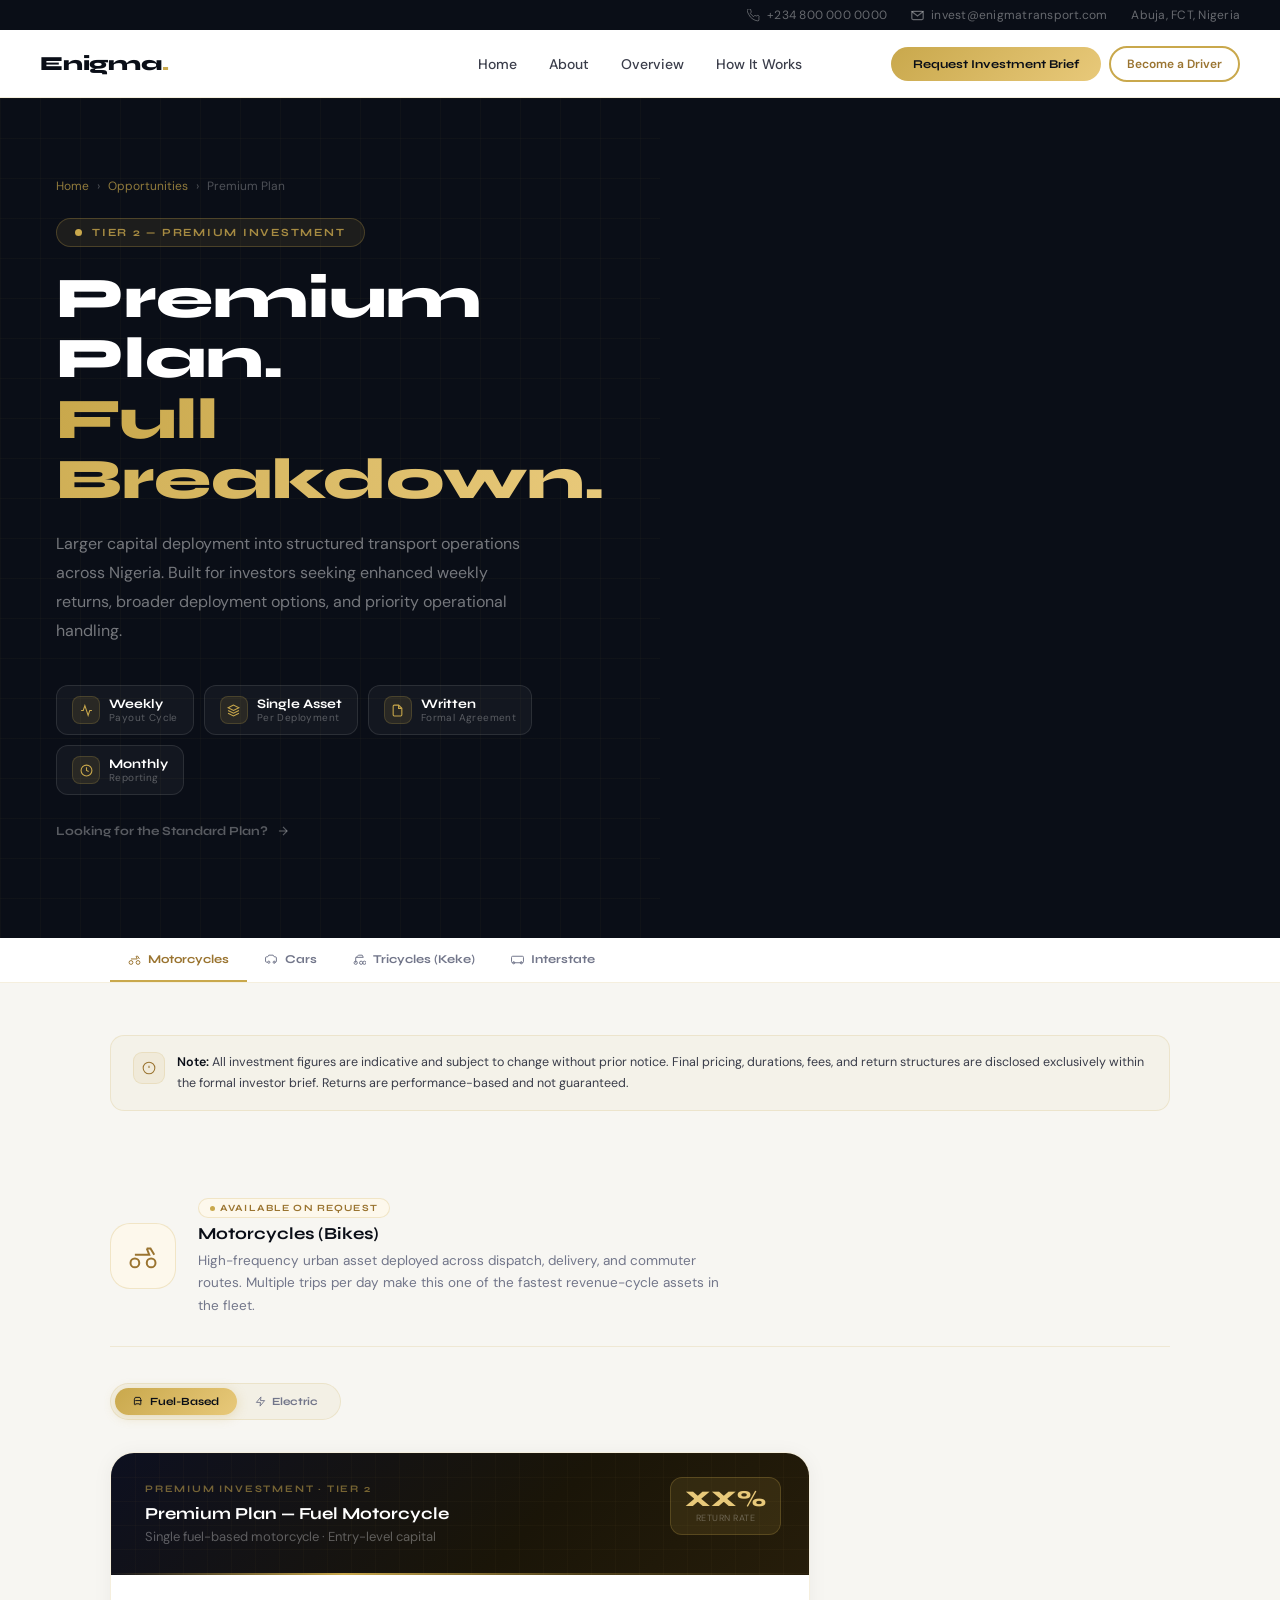
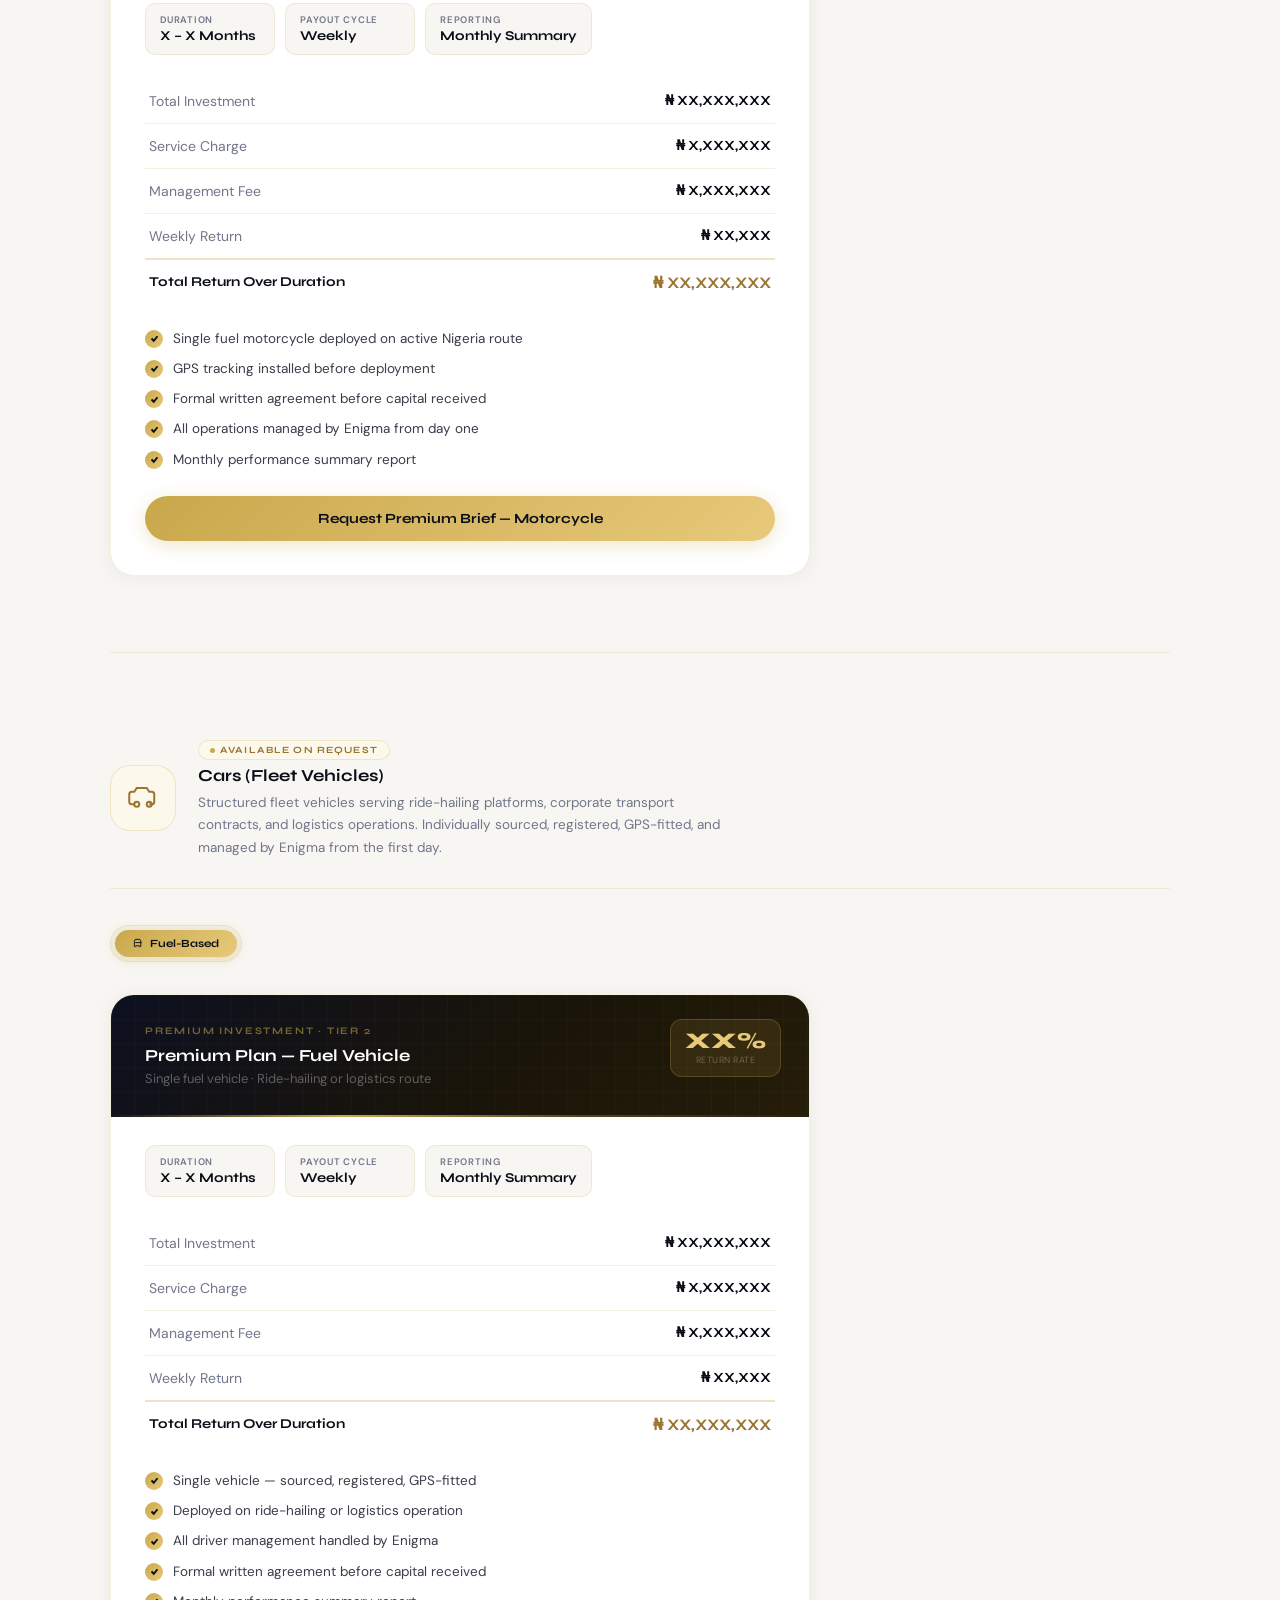
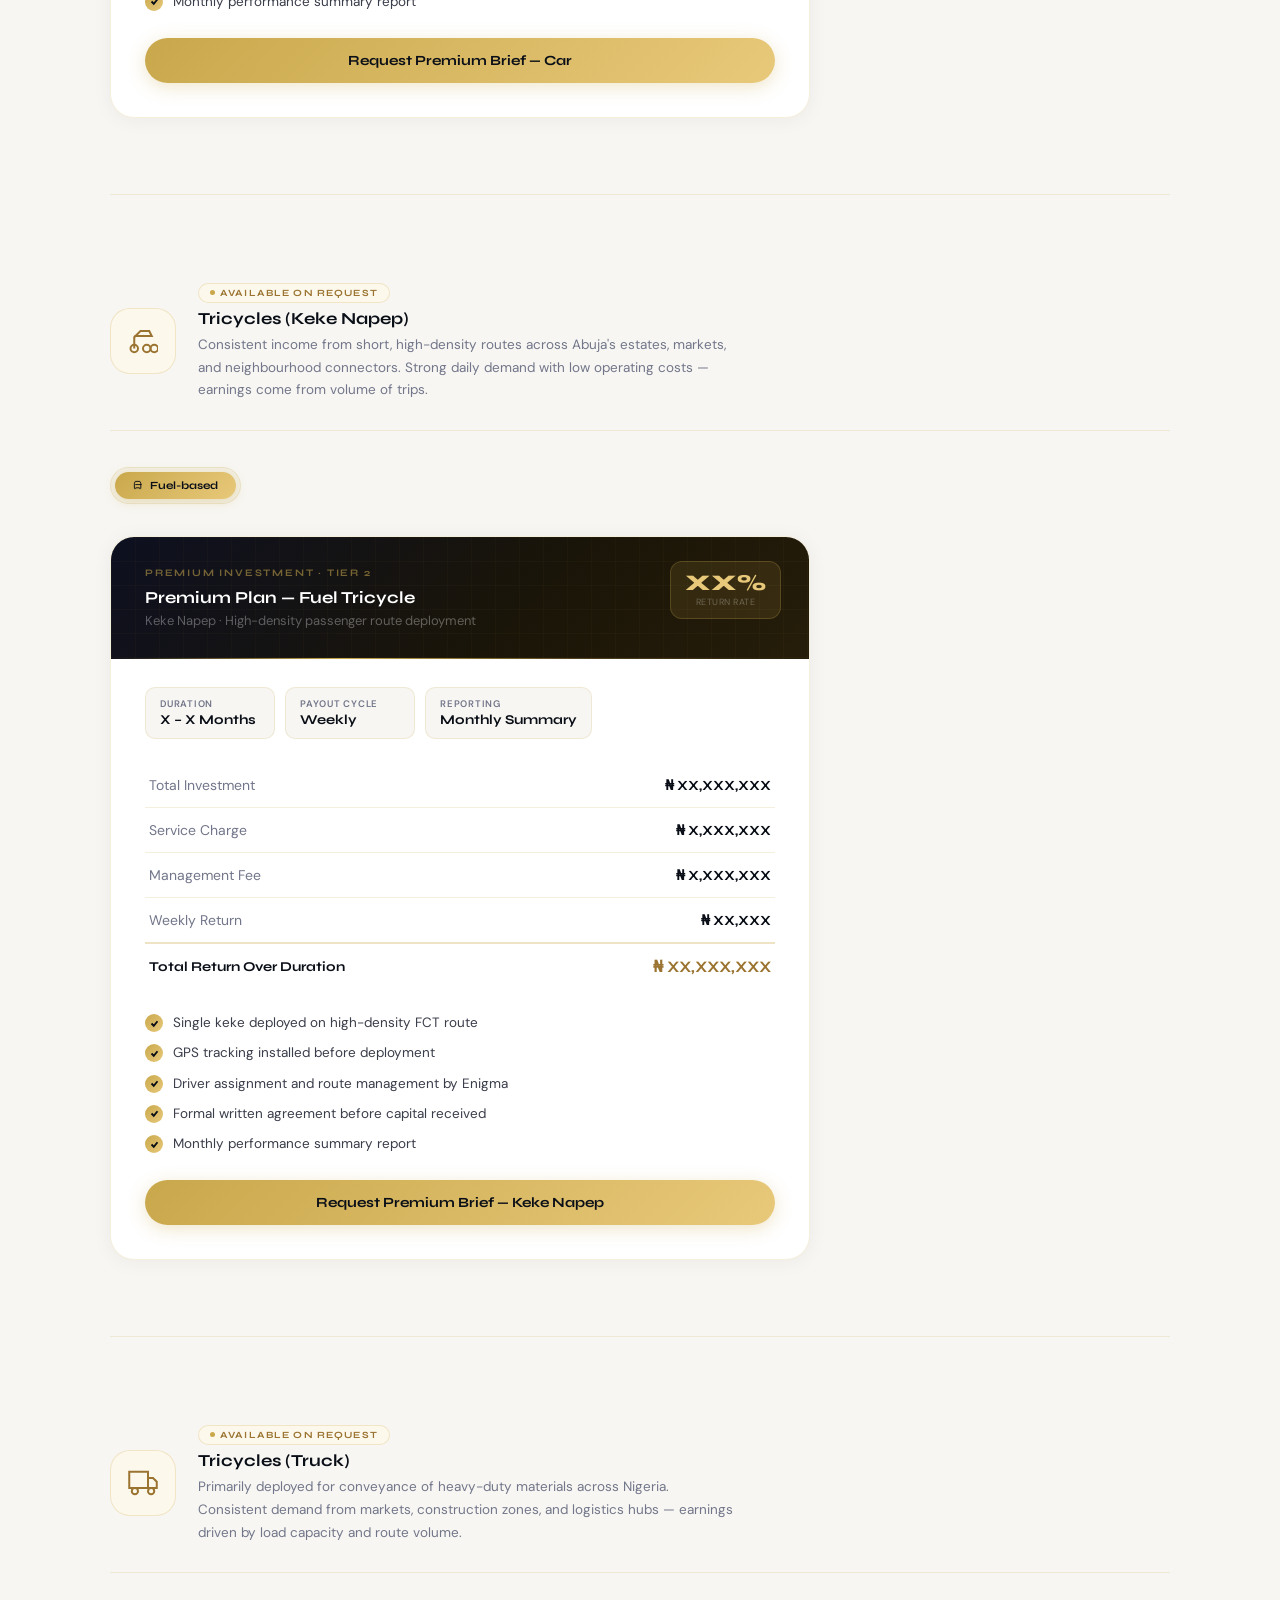
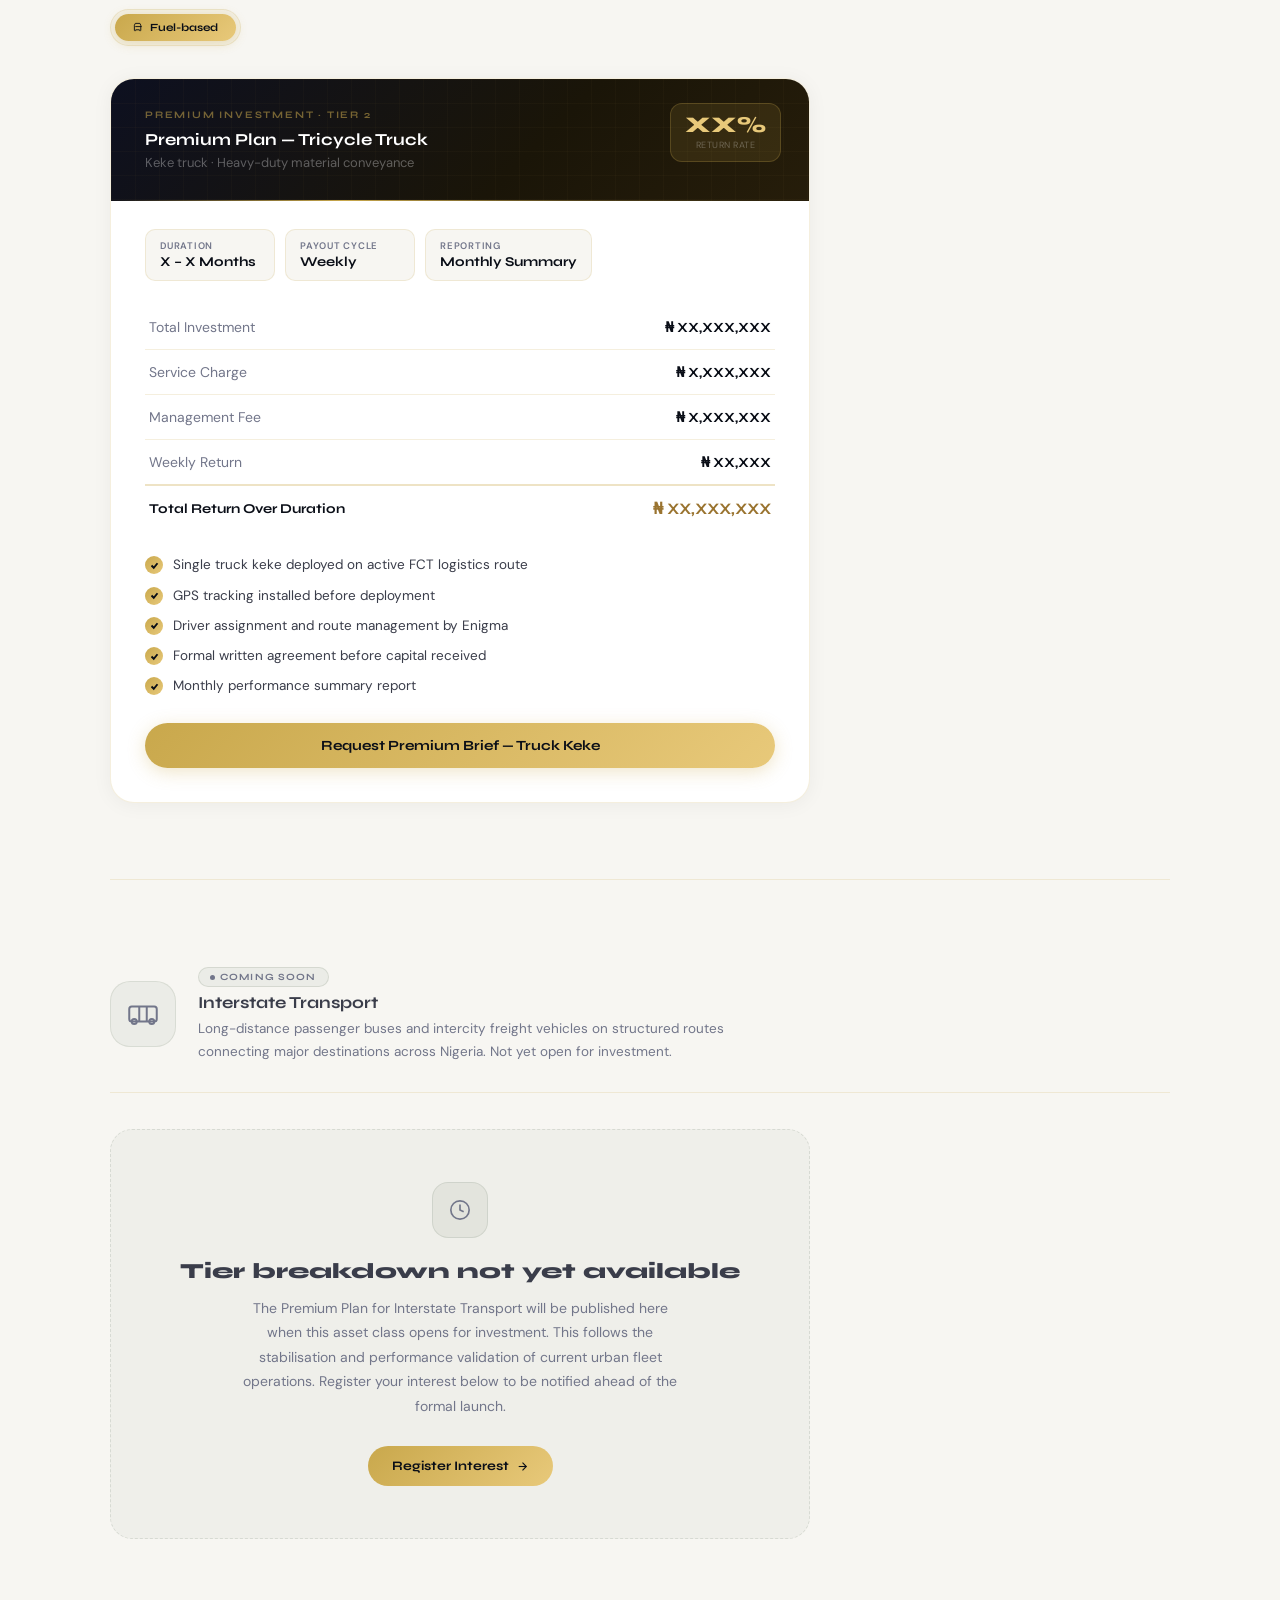
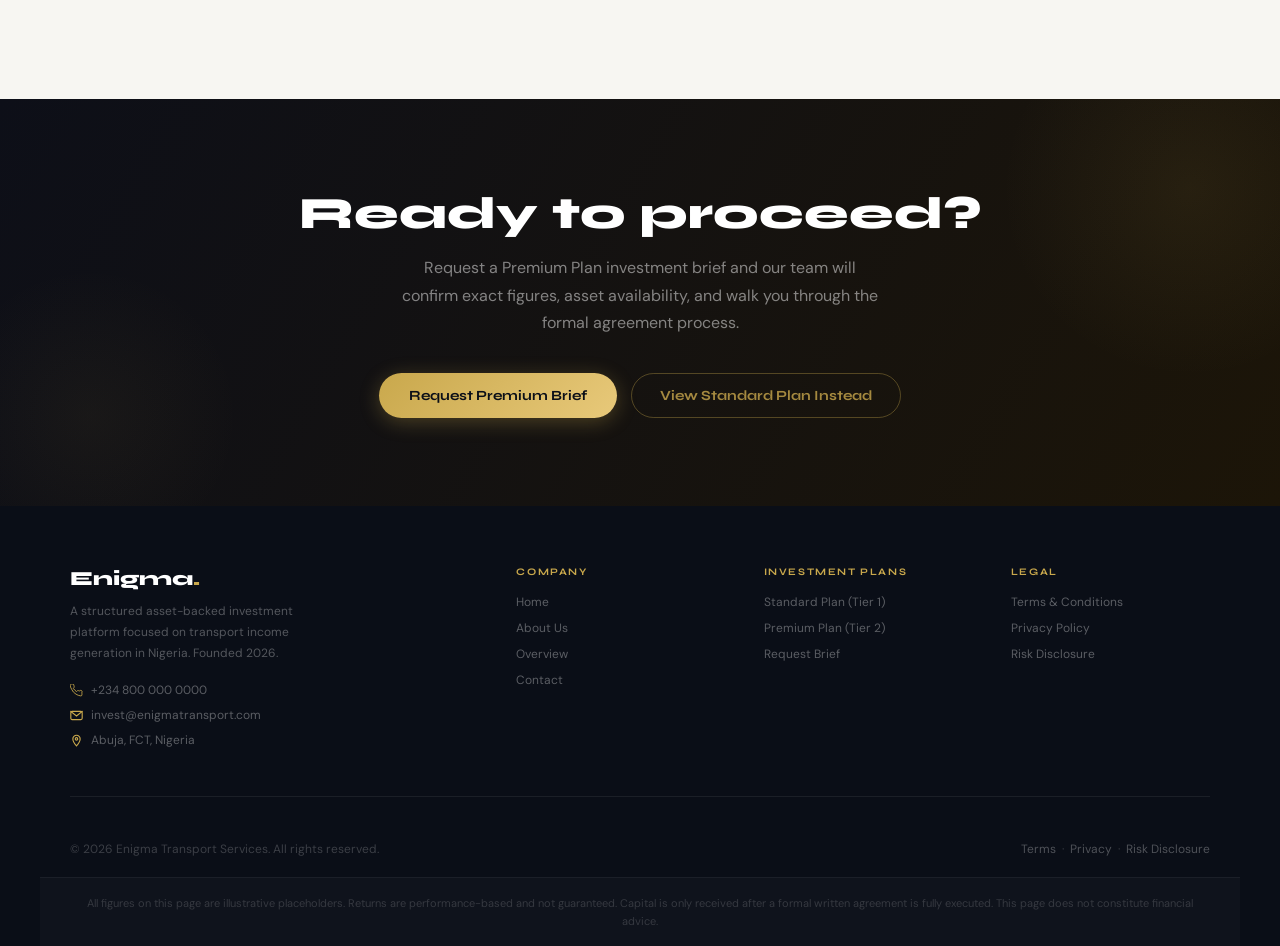
<file: premium-tier.html>
<!DOCTYPE html>
<html lang="en">
<head>
<meta charset="UTF-8"/>
<meta name="viewport" content="width=device-width, initial-scale=1.0"/>
<title>Premium Investment Plan — Enigma Transport</title>
<link rel="preconnect" href="https://fonts.googleapis.com">
<link rel="preconnect" href="https://fonts.gstatic.com" crossorigin>
<link href="https://fonts.googleapis.com/css2?family=Syne:wght@400;600;700;800&family=DM+Sans:ital,wght@0,300;0,400;0,500;0,600;1,300&display=swap" rel="stylesheet">
<style>
*,*::before,*::after{box-sizing:border-box;margin:0;padding:0}
:root{
  --gold:#c9a84c;--gold-light:#e8c97a;--gold-dark:#9a7430;--gold-dim:rgba(201,168,76,0.13);
  --gold-pale:#fdf8ec;--ink:#0a0e17;--ink-soft:#3a3d4a;--muted:#72768a;
  --surface:#ffffff;--bg:#f7f6f2;--border:rgba(201,168,76,0.18);
  --border-mid:rgba(201,168,76,0.32);--r-card:20px;--r-btn:100px;
  --font-head:'Syne',sans-serif;--font-body:'DM Sans',sans-serif;
}
html{scroll-behavior:smooth}
body{font-family:var(--font-body);background:var(--bg);color:var(--ink);overflow-x:hidden;-webkit-font-smoothing:antialiased}

@keyframes fadeUp{from{opacity:0;transform:translateY(24px)}to{opacity:1;transform:translateY(0)}}
@keyframes slideDown{from{transform:translateY(-100%);opacity:0}to{transform:translateY(0);opacity:1}}
@keyframes fadeIn{from{opacity:0}to{opacity:1}}
@keyframes shimmer{0%{background-position:-400px 0}100%{background-position:400px 0}}

/* ── Top Bar ── */
.top-bar{display:flex;justify-content:flex-end;align-items:center;gap:24px;background:var(--ink);padding:7px 40px;font-size:12px;color:rgba(255,255,255,0.38);letter-spacing:.02em}
.top-bar-item{display:flex;align-items:center;gap:7px}
@media(max-width:760px){.top-bar{display:none}}

/* ── Header ── */
.header{position:sticky;top:0;z-index:100;background:rgba(255,255,255,0.97);backdrop-filter:blur(14px);border-bottom:1.5px solid var(--border);padding:0 40px;display:flex;align-items:center;gap:40px;height:68px;animation:slideDown .5s ease both}
.logo-link{text-decoration:none;display:flex;align-items:center;flex-shrink:0}
.logo-wordmark{font-family:var(--font-head);font-size:1.25rem;font-weight:800;color:var(--ink);letter-spacing:-.01em}
.logo-wordmark span{color:var(--gold)}
.nav{display:flex;align-items:center;position:absolute;left:50%;transform:translateX(-50%)}
.nav a{font-size:14px;font-weight:500;color:var(--ink-soft);text-decoration:none;padding:8px 16px;position:relative;transition:color .22s;white-space:nowrap}
.nav a::after{content:'';position:absolute;bottom:0;left:50%;right:50%;height:2.5px;background:var(--gold);border-radius:2px;transition:left .28s cubic-bezier(.22,1,.36,1),right .28s cubic-bezier(.22,1,.36,1)}
.nav a:hover{color:var(--gold-dark)}.nav a:hover::after,.nav a.active::after{left:12px;right:12px}.nav a.active{color:var(--gold-dark);font-weight:600}
.cta-group{margin-left:auto;display:flex;align-items:center;gap:8px}
.nav-cta{font-family:var(--font-head);font-size:12px;font-weight:700;background:linear-gradient(135deg,var(--gold) 0%,var(--gold-light) 100%);color:var(--ink)!important;padding:10px 22px;border-radius:var(--r-btn);border:none;cursor:pointer;transition:opacity .2s,transform .2s;text-decoration:none;display:inline-block}
.nav-cta:hover{opacity:.9;transform:scale(1.04)!important}.nav-cta::after{display:none!important}
.nav-cta-secondary{font-family:var(--font-body);font-size:12px;font-weight:600;color:var(--gold-dark);background:transparent;border:2px solid var(--gold);border-radius:var(--r-btn);padding:8px 16px;cursor:pointer;transition:background .25s,color .25s,transform .2s;white-space:nowrap;text-decoration:none;display:inline-block}
.nav-cta-secondary:hover{background:var(--gold);color:var(--ink);transform:scale(1.04)}.nav-cta-secondary::after{display:none!important}
.menu-toggle{display:none;background:none;border:none;cursor:pointer;padding:4px;flex-direction:column;gap:5px;margin-left:auto}
.menu-toggle span{display:block;width:22px;height:2px;background:var(--ink);border-radius:2px}
.mobile-nav{display:none;position:fixed;top:0;left:0;right:0;bottom:0;width:100%;height:100%;background:var(--ink);z-index:200;flex-direction:column;padding:80px 40px 40px;animation:fadeIn 0.25s ease;overflow-x:hidden;overflow-y:auto}
.mobile-nav.open{display:flex}
.mobile-nav a{font-family:var(--font-head);font-size:1rem;font-weight:600;color:rgba(255,255,255,0.7);text-decoration:none;padding:12px 0;border-bottom:1px solid rgba(255,255,255,0.06);transition:color 0.2s;letter-spacing:-0.02em;line-height:1.1}
.mobile-nav a:hover{color:var(--green)}
.mobile-nav .close-btn{position:absolute;top:24px;right:24px;background:none;border:none;cursor:pointer;color:rgba(255,255,255,0.6);padding:8px;z-index:201}
.mobile-nav-ctas{margin-top:auto;padding-top:32px;display:flex;flex-direction:column;gap:12px}
.btn-primary{font-family:var(--font-head);font-size:14px;font-weight:700;background:var(--green);color:#fff;border:none;border-radius:100px;padding:14px 28px;cursor:pointer;transition:background 0.25s,transform 0.2s,box-shadow 0.25s;box-shadow:0 4px 20px rgba(91,191,58,0.4);text-decoration:none;display:inline-block}
.btn-primary:hover{background:var(--green-dark);transform:translateY(-2px);box-shadow:0 8px 28px rgba(91,191,58,0.45)}
.btn-ghost{font-family:var(--font-head);font-size:14px;font-weight:700;background:rgba(255,255,255,0.1);color:#fff;border:1.5px solid rgba(255,255,255,0.35);border-radius:100px;padding:12px 24px;cursor:pointer;backdrop-filter:blur(6px);transition:background 0.25s,border-color 0.25s,transform 0.2s;text-decoration:none;display:inline-block}
.btn-ghost:hover{background:rgba(255,255,255,0.18);border-color:rgba(255,255,255,0.7);transform:translateY(-2px)}
.mn-p{font-family:var(--font-head);font-size:14px;font-weight:700;background:linear-gradient(135deg,var(--gold),var(--gold-light));color:var(--ink);border:none;border-radius:var(--r-btn);padding:14px 28px;text-decoration:none;text-align:center;display:block}
.mn-g{font-family:var(--font-head);font-size:14px;font-weight:700;background:rgba(255,255,255,.07);color:#fff;border:1.5px solid rgba(255,255,255,.22);border-radius:var(--r-btn);padding:12px 28px;text-decoration:none;text-align:center;display:block}

/* ── Page Hero ── */
.page-hero{background:var(--ink);padding:0;position:relative;overflow:hidden;display:grid;grid-template-columns:1fr 1fr;min-height:560px}
.page-hero-left{padding:80px 56px 100px;position:relative;z-index:2;display:flex;flex-direction:column;justify-content:center}
.page-hero-right{position:relative;overflow:hidden}
.page-hero-right img{width:100%;height:100%;object-fit:cover;display:block;filter:brightness(.7) saturate(1.1)}
.hero-img-overlay{position:absolute;inset:0;background:linear-gradient(90deg,var(--ink) 0%,rgba(10,14,23,0.2) 50%,transparent 100%);z-index:1}
.hero-img-placeholder{width:100%;height:100%;background:linear-gradient(135deg,#1a1d28 0%,#0f1118 100%);display:flex;flex-direction:column;align-items:center;justify-content:center;gap:16px;cursor:pointer;transition:background .3s;border:2px dashed rgba(201,168,76,0.2)}
.hero-img-placeholder:hover{background:linear-gradient(135deg,#1e2135 0%,#12151e 100%)}
.hero-img-placeholder svg{width:36px;height:36px;color:rgba(201,168,76,0.4)}
.hero-img-placeholder span{font-family:var(--font-head);font-size:12px;font-weight:700;letter-spacing:.12em;text-transform:uppercase;color:rgba(201,168,76,0.4)}
.hero-img-placeholder input[type=file]{position:absolute;inset:0;opacity:0;cursor:pointer;width:100%;height:100%}

/* Subtle grid on hero left */
.page-hero-left::before{content:'';position:absolute;inset:0;background-image:linear-gradient(rgba(201,168,76,0.03) 1px,transparent 1px),linear-gradient(90deg,rgba(201,168,76,0.03) 1px,transparent 1px);background-size:40px 40px;pointer-events:none;z-index:0}

/* Breadcrumb */
.breadcrumb{font-size:12px;color:rgba(255,255,255,0.28);margin-bottom:24px;display:flex;align-items:center;gap:8px;position:relative;z-index:2}
.breadcrumb a{color:rgba(201,168,76,0.7);text-decoration:none;transition:color .2s}.breadcrumb a:hover{color:var(--gold)}

/* Tier badge */
.tier-hero-badge{display:inline-flex;align-items:center;gap:10px;background:rgba(201,168,76,0.10);border:1px solid rgba(201,168,76,0.26);border-radius:var(--r-btn);padding:7px 18px;margin-bottom:22px;animation:fadeUp .5s .05s both;position:relative;z-index:2;width:fit-content}
.tier-hero-badge-dot{width:7px;height:7px;border-radius:50%;background:var(--gold)}
.tier-hero-badge span{font-family:var(--font-head);font-size:11px;font-weight:700;letter-spacing:.16em;text-transform:uppercase;color:rgba(201,168,76,0.8)}

.page-hero h1{font-family:var(--font-head);font-size:clamp(1.6rem,4.5vw,4rem);font-weight:800;color:#fff;line-height:1.05;margin-bottom:18px;animation:fadeUp .55s .12s both;position:relative;z-index:2}
.page-hero h1 .accent{color:var(--gold);background:linear-gradient(90deg,var(--gold),var(--gold-light));-webkit-background-clip:text;-webkit-text-fill-color:transparent;background-clip:text}
.page-hero-desc{font-size:16x;color:rgba(255,255,255,0.44);max-width:480px;line-height:1.82;margin-bottom:40px;animation:fadeUp .55s .2s both;position:relative;z-index:2}

/* Hero chips */
.hero-chips{display:flex;gap:10px;flex-wrap:wrap;animation:fadeUp .55s .28s both;position:relative;z-index:2}
.hero-chip{display:inline-flex;align-items:center;gap:9px;background:rgba(255,255,255,0.04);border:1px solid rgba(255,255,255,0.1);border-radius:12px;padding:10px 15px;backdrop-filter:blur(4px)}
.hero-chip-icon{width:28px;height:28px;border-radius:8px;background:rgba(201,168,76,0.12);border:1px solid rgba(201,168,76,0.2);display:flex;align-items:center;justify-content:center;flex-shrink:0}
.hero-chip-icon svg{width:13px;height:13px;color:var(--gold)}
.hero-chip-val{font-family:var(--font-head);font-size:13px;font-weight:700;color:#fff;display:block;line-height:1.1}
.hero-chip-lbl{font-size:10px;color:rgba(255,255,255,0.3);display:block;letter-spacing:.04em}

.tier-switch{display:inline-flex;align-items:center;gap:8px;margin-top:28px;font-family:var(--font-head);font-size:12.5px;font-weight:700;color:rgba(255,255,255,0.32);text-decoration:none;transition:color .22s;animation:fadeUp .55s .35s both;position:relative;z-index:2}
.tier-switch:hover{color:rgba(201,168,76,0.75)}
.tier-switch svg{width:14px;height:14px;transition:transform .2s}
.tier-switch:hover svg{transform:translateX(4px)}

/* ── Sticky asset nav ── */
.sticky-nav{position:sticky;top:68px;z-index:90;background:rgba(255,255,255,0.97);backdrop-filter:blur(8px);border-bottom:1px solid var(--border)}
.sticky-nav-inner{max-width:1140px;margin:0 auto;padding:0 40px;display:flex;align-items:center;overflow-x:auto;scrollbar-width:none}
.sticky-nav-inner::-webkit-scrollbar{display:none}
.sn-link{display:inline-flex;align-items:center;gap:7px;font-family:var(--font-head);font-size:12px;font-weight:700;color:var(--muted);text-decoration:none;padding:14px 18px;border-bottom:2.5px solid transparent;white-space:nowrap;transition:color .22s,border-color .22s}
.sn-link svg{width:13px;height:13px;flex-shrink:0}
.sn-link:hover{color:var(--gold-dark);border-bottom-color:rgba(201,168,76,0.3)}
.sn-link.active{color:var(--gold-dark);border-bottom-color:var(--gold)}

/* ── Disclaimer ── */
.disclaimer-wrap{max-width:1140px;margin:0 auto;padding:52px 40px 0}
.disclaimer-box{background:rgba(201,168,76,0.05);border:1px solid rgba(201,168,76,0.18);border-radius:14px;padding:16px 22px;display:flex;gap:12px;align-items:flex-start}
.disc-icon{width:32px;height:32px;border-radius:9px;background:rgba(201,168,76,0.10);border:1px solid rgba(201,168,76,0.18);display:flex;align-items:center;justify-content:center;flex-shrink:0}
.disc-icon svg{width:14px;height:14px;color:var(--gold-dark)}
.disc-text{font-size:12.5px;color:var(--ink-soft);line-height:1.65}
.disc-text strong{color:var(--ink);font-weight:600}

/* ── Asset Blocks ── */
.assets-wrap{max-width:1140px;margin:0 auto;padding:0 40px 100px}
.asset-block{padding-top:84px}
.asset-block-header{display:grid;grid-template-columns:auto 1fr;gap:22px;align-items:center;margin-bottom:36px;padding-bottom:28px;border-bottom:1px solid var(--border)}
.asset-icon-disk{width:66px;height:66px;border-radius:20px;background:var(--gold-pale);border:1.5px solid rgba(201,168,76,0.24);display:flex;align-items:center;justify-content:center;flex-shrink:0;transition:background .3s}
.asset-icon-disk svg{width:30px;height:30px;color:var(--gold-dark)}
.asset-avail{display:inline-flex;align-items:center;gap:5px;background:var(--gold-pale);border:1px solid rgba(201,168,76,0.24);border-radius:var(--r-btn);padding:3px 11px;font-family:var(--font-head);font-size:9.5px;font-weight:700;letter-spacing:.12em;text-transform:uppercase;color:var(--gold-dark);margin-bottom:7px}
.asset-avail::before{content:'';width:5px;height:5px;border-radius:50%;background:var(--gold);flex-shrink:0}
.asset-avail.soon{background:rgba(107,124,101,0.08);border-color:rgba(107,124,101,0.18);color:var(--muted)}.asset-avail.soon::before{background:var(--muted)}
.asset-block-title{font-family:var(--font-head);font-size:1.05rem;font-weight:700;color:var(--ink);line-height:1.1;margin-bottom:6px}
.asset-block-sub{font-size:13.5px;color:var(--muted);line-height:1.68;max-width:540px}

/* Variant tabs */
.vtabs{display:inline-flex;background:rgba(201,168,76,0.07);border:1.5px solid var(--border);border-radius:var(--r-btn);padding:4px;gap:0;margin-bottom:32px}
.vtab{font-family:var(--font-head);font-size:11px;font-weight:700;padding:7px 18px;border-radius:var(--r-btn);border:none;cursor:pointer;background:transparent;color:var(--muted);transition:background .22s,color .22s;display:flex;align-items:center;gap:6px}
.vtab svg{width:11px;height:11px;flex-shrink:0}
.vtab.active{background:linear-gradient(135deg,var(--gold),var(--gold-light));color:var(--ink);box-shadow:0 2px 12px rgba(201,168,76,0.3)}

/* ── Plan Card ── */
.plan-card{background:var(--surface);border-radius:24px;border:1.5px solid var(--border);overflow:hidden;box-shadow:0 2px 20px rgba(0,0,0,0.05);transition:transform .38s cubic-bezier(.22,1,.36,1),box-shadow .38s,border-color .3s;max-width:700px}
.plan-card:hover{transform:translateY(-6px);box-shadow:0 22px 56px rgba(201,168,76,0.13);border-color:var(--border-mid)}

/* Card header */
.pc-head{background:linear-gradient(135deg,#0d1020 0%,#1a1508 60%,#261d0a 100%);padding:30px 34px;position:relative;overflow:hidden}
.pc-head::before{content:'';position:absolute;inset:0;background-image:linear-gradient(rgba(201,168,76,0.03) 1px,transparent 1px),linear-gradient(90deg,rgba(201,168,76,0.03) 1px,transparent 1px);background-size:24px 24px;pointer-events:none}
/* Gold shimmer line */
.pc-head::after{content:'';position:absolute;bottom:0;left:0;right:0;height:1.5px;background:linear-gradient(90deg,transparent,var(--gold),rgba(201,168,76,0.3),transparent)}
.pc-tier-lbl{font-family:var(--font-head);font-size:10px;font-weight:700;letter-spacing:.18em;text-transform:uppercase;color:rgba(201,168,76,0.55);margin-bottom:8px;position:relative;z-index:1}
.pc-name{font-family:var(--font-head);font-size:1.05rem;font-weight:700;color:#fff;margin-bottom:4px;position:relative;z-index:1}
.pc-tagline{font-size:13px;color:rgba(255,255,255,0.32);position:relative;z-index:1}

/* Return badge */
.pc-return{position:absolute;top:24px;right:28px;z-index:2;background:rgba(201,168,76,0.12);border:1px solid rgba(201,168,76,0.24);border-radius:12px;padding:10px 14px;text-align:center}
.pc-return-val{font-family:var(--font-head);font-size:1.4rem;font-weight:800;color:var(--gold-light);display:block;line-height:1}
.pc-return-lbl{font-size:9px;color:rgba(255,255,255,0.28);display:block;margin-top:2px;letter-spacing:.06em;text-transform:uppercase}

/* Card body */
.pc-body{padding:28px 34px 34px}

/* Duration row */
.duration-row{display:flex;gap:10px;flex-wrap:wrap;margin-bottom:24px}
.dur-chip{display:flex;flex-direction:column;gap:2px;background:var(--bg);border:1px solid var(--border);border-radius:10px;padding:10px 14px;min-width:130px}
.dur-chip-lbl{font-size:9.5px;color:var(--muted);letter-spacing:.08em;text-transform:uppercase;font-weight:600}
.dur-chip-val{font-family:var(--font-head);font-size:13.5px;font-weight:700;color:var(--ink)}

/* Breakdown table */
.breakdown-table{width:100%;border-collapse:collapse;margin-bottom:24px}
.breakdown-table tr{border-bottom:1px solid var(--border)}
.breakdown-table tr:last-child{border-bottom:none}
.breakdown-table td{padding:13px 4px;vertical-align:middle;font-size:14px}
.breakdown-table td:first-child{color:var(--muted);font-weight:400;padding-right:16px}
.breakdown-table td:last-child{font-family:var(--font-head);font-weight:700;color:var(--ink);text-align:right}
.breakdown-table tr.hl td:last-child{color:var(--gold-dark)}
.breakdown-table tr.total{border-top:2px solid var(--border-mid)}
.breakdown-table tr.total td:first-child{font-family:var(--font-head);font-weight:700;color:var(--ink);font-size:13.5px}
.breakdown-table tr.total td:last-child{font-size:16px;color:var(--gold-dark)}

/* Features */
.pc-features{list-style:none;display:flex;flex-direction:column;gap:10px;margin-bottom:26px}
.pc-features li{display:flex;align-items:flex-start;gap:10px;font-size:13.5px;color:var(--ink-soft);line-height:1.5}
.chk{flex-shrink:0;width:18px;height:18px;background:linear-gradient(135deg,var(--gold),var(--gold-light));border-radius:50%;display:inline-flex;align-items:center;justify-content:center;margin-top:1px}
.chk svg{width:9px;height:9px}

/* CTA */
.pc-cta{display:block;width:100%;text-align:center;font-family:var(--font-head);font-size:14px;font-weight:700;background:linear-gradient(135deg,var(--gold) 0%,var(--gold-light) 100%);color:var(--ink);border:none;border-radius:var(--r-btn);padding:14px 24px;cursor:pointer;text-decoration:none;transition:opacity .22s,transform .18s,box-shadow .22s;box-shadow:0 4px 18px rgba(201,168,76,0.30)}
.pc-cta:hover{opacity:.9;transform:translateY(-2px);box-shadow:0 8px 28px rgba(201,168,76,0.40)}

/* Coming soon card */
.coming-card{background:rgba(107,124,101,0.05);border:1.5px dashed rgba(107,124,101,0.18);border-radius:22px;padding:52px 44px;text-align:center;max-width:700px;margin-bottom:60px}
.coming-icon-wrap{width:56px;height:56px;border-radius:16px;background:rgba(107,124,101,0.09);border:1px solid rgba(107,124,101,0.16);display:flex;align-items:center;justify-content:center;margin:0 auto 20px}
.coming-icon-wrap svg{width:22px;height:22px;color:var(--muted)}
.coming-card h3{font-family:var(--font-head);font-size:1.35rem;font-weight:800;color:var(--ink-soft);margin-bottom:12px}
.coming-card p{font-size:14px;color:var(--muted);line-height:1.75;max-width:440px;margin:0 auto 28px}
.btn-soft{display:inline-flex;align-items:center;gap:7px;font-family:var(--font-head);font-size:13px;font-weight:700;background:linear-gradient(135deg,var(--gold),var(--gold-light));color:var(--ink);border:none;border-radius:var(--r-btn);padding:12px 24px;cursor:pointer;text-decoration:none;transition:opacity .22s}
.btn-soft:hover{opacity:.9}

/* Divider */
.asset-sep{height:1px;background:var(--border);margin-top:76px}

/* ── CTA Banner ── */
.cta-banner{background:linear-gradient(120deg,#0d0f18 0%,#1c1508 100%);padding:88px 40px;text-align:center;position:relative;overflow:hidden}
.cta-banner::before{content:'';position:absolute;top:-100px;right:-100px;width:380px;height:380px;border-radius:50%;background:radial-gradient(circle,rgba(201,168,76,0.08) 0%,transparent 70%);pointer-events:none}
.cta-banner::after{content:'';position:absolute;bottom:-60px;left:-60px;width:300px;height:300px;border-radius:50%;background:radial-gradient(circle,rgba(201,168,76,0.05) 0%,transparent 70%);pointer-events:none}
.cta-banner h2{font-family:var(--font-head);font-size:clamp(1.8rem,3.5vw,2.9rem);font-weight:800;color:#fff;margin-bottom:14px;position:relative;z-index:1}
.cta-banner p{font-size:16px;color:rgba(255,255,255,0.48);max-width:480px;margin:0 auto 36px;line-height:1.72;position:relative;z-index:1}
.cta-btns{display:flex;gap:14px;justify-content:center;flex-wrap:wrap;position:relative;z-index:1}
.btn-gold{font-family:var(--font-head);font-size:14px;font-weight:700;background:linear-gradient(135deg,var(--gold) 0%,var(--gold-light) 100%);color:var(--ink);border:none;border-radius:var(--r-btn);padding:14px 30px;cursor:pointer;transition:opacity .2s,transform .2s;text-decoration:none;display:inline-block;box-shadow:0 4px 20px rgba(201,168,76,0.30)}
.btn-gold:hover{opacity:.9;transform:translateY(-2px)}
.btn-outline-gold{font-family:var(--font-head);font-size:14px;font-weight:700;background:transparent;color:rgba(201,168,76,0.8);border:1.5px solid rgba(201,168,76,0.35);border-radius:var(--r-btn);padding:13px 28px;cursor:pointer;transition:background .22s,border-color .22s,color .22s;text-decoration:none;display:inline-block}
.btn-outline-gold:hover{background:rgba(201,168,76,0.1);border-color:var(--gold);color:var(--gold)}

/* ── Footer ── */
footer{background:var(--ink);padding:60px 40px 0}
.footer-grid{max-width:1140px;margin:0 auto;display:grid;grid-template-columns:2fr 1fr 1fr 1fr;gap:48px;padding-bottom:48px;border-bottom:1px solid rgba(255,255,255,0.07);margin-bottom:24px}
.f-logo{font-family:var(--font-head);font-size:20px;font-weight:800;color:#fff;margin-bottom:10px}.f-logo span{color:var(--gold)}
.f-tag{font-size:12px;color:rgba(255,255,255,0.3);line-height:1.75;max-width:260px;margin-bottom:18px}
.f-contact{display:flex;flex-direction:column;gap:9px}
.f-contact-row{display:flex;align-items:flex-start;gap:8px}
.f-contact-row svg{width:13px;height:13px;color:var(--gold);margin-top:2px;flex-shrink:0}
.f-contact-row a,.f-contact-row span{font-size:12px;color:rgba(255,255,255,0.33);text-decoration:none;transition:color .2s}
.f-contact-row a:hover{color:var(--gold)}
.footer-col h5{font-family:var(--font-head);font-size:10px;font-weight:700;letter-spacing:.16em;text-transform:uppercase;color:var(--gold);margin-bottom:16px}
.footer-col a{display:block;font-size:12px;color:rgba(255,255,255,0.33);text-decoration:none;margin-bottom:10px;transition:color .2s}
.footer-col a:hover{color:var(--gold)}
.footer-bottom{max-width:1140px;margin:0 auto;display:flex;justify-content:space-between;align-items:center;flex-wrap:wrap;gap:10px;padding:20px 0;font-size:12px;color:rgba(255,255,255,0.2)}
.footer-bottom a{color:rgba(255,255,255,0.28);text-decoration:none;transition:color .2s}.footer-bottom a:hover{color:var(--gold)}
.f-dot{margin:0 6px}
.disclaimer-strip{background:rgba(255,255,255,0.02);border-top:1px solid rgba(255,255,255,0.05);padding:16px 40px;text-align:center;font-size:11px;color:rgba(255,255,255,0.16);line-height:1.65}

/* Responsive */
@media(max-width:900px){.page-hero{grid-template-columns:1fr}.page-hero-right{display:none}}
@media(max-width:1024px){.footer-grid{grid-template-columns:1fr 1fr}}
@media(max-width:760px){
  .header{padding:0 20px}.nav{display:none}.cta-group{display:none}.menu-toggle{display:flex}
  .page-hero-left{padding:60px 24px 80px}
  .disclaimer-wrap{padding:36px 20px 0}
  .assets-wrap{padding:0 20px 60px}
  .sticky-nav-inner{padding:0 20px}
  .cta-banner{padding:60px 20px}
  footer{padding:44px 20px 0}.footer-grid{grid-template-columns:1fr;gap:28px}
  .disclaimer-strip{padding:14px 20px}
  .pc-return{display:none}
  .pc-body{padding:22px 22px 26px}
  .pc-head{padding:24px 22px}
}
</style>
</head>
<body>

<!-- Top Bar -->
<div class="top-bar">
  <div class="top-bar-item">
    <svg width="13" height="13" fill="none" stroke="currentColor" stroke-width="1.6" viewBox="0 0 24 24"><path d="M22 16.92v3a2 2 0 01-2.18 2 19.79 19.79 0 01-8.63-3.07A19.5 19.5 0 013.07 9.81 19.79 19.79 0 010 1.17 2 2 0 012 0h3a2 2 0 012 1.72 12.84 12.84 0 00.7 2.81 2 2 0 01-.45 2.11L6.09 7.91a16 16 0 006 6l1.27-1.27a2 2 0 012.11-.45 12.84 12.84 0 002.81.7A2 2 0 0122 14.92z"/></svg>
    +234 800 000 0000
  </div>
  <div class="top-bar-item">
    <svg width="13" height="13" viewBox="0 0 16 16" fill="none" stroke="currentColor" stroke-width="1.5" stroke-linecap="round"><rect x="1" y="3" width="14" height="10" rx="1.5"/><path d="M1 3l7 5.5L15 3"/></svg>
    invest@enigmatransport.com
  </div>
  <div class="top-bar-item">Abuja, FCT, Nigeria</div>
</div>

<!-- Header -->
<header class="header">
  <a href="index.html" class="logo-link"><span class="logo-wordmark">Enigma<span>.</span></span></a>
  <nav class="nav">
    <a href="index.html">Home</a>
    <a href="about.html">About</a>
    <a href="opportunities.html">Overview</a>
    <a href="how-it-works.html">How It Works</a>
  </nav>
  <div class="cta-group">
    <a href="invest.html" class="nav-cta">Request Investment Brief</a>
    <a href="contact.html" class="nav-cta-secondary">Become a Driver</a>
  </div>
  <button class="menu-toggle" id="menuToggle"><span></span><span></span><span></span></button>
</header>

<!-- Mobile Nav -->
<div class="mobile-nav" id="mobileNav">
  <button class="close-btn" id="closeNav"><svg width="24" height="24" fill="none" stroke="currentColor" stroke-width="2" viewBox="0 0 24 24"><line x1="18" y1="6" x2="6" y2="18"/><line x1="6" y1="6" x2="18" y2="18"/></svg></button>
  <a href="index.html">Home</a><a href="about.html">About</a><a href="opportunities.html">Opportunities</a><a href="how-it-works.html">How It Works</a>
  
  <div class="mobile-nav-ctas">
    <a href="invest.html" class="mn-p">Request Investment Brief</a>
    <a href="contact.html" class="mn-g">Become a Driver</a>
  </div>
</div>

<!-- ════ HERO ════ -->
<section class="page-hero">
  <!-- Left content -->
  <div class="page-hero-left">
    <div class="breadcrumb">
      <a href="index.html">Home</a> <span>›</span>
      <a href="opportunities.html">Opportunities</a> <span>›</span>
      <span>Premium Plan</span>
    </div>
    <div class="tier-hero-badge">
      <div class="tier-hero-badge-dot"></div>
      <span>Tier 2 — Premium Investment</span>
    </div>
    <h1>Premium Plan.<br><span class="accent">Full Breakdown.</span></h1>
    <p class="page-hero-desc">Larger capital deployment into structured transport operations across Nigeria. Built for investors seeking enhanced weekly returns, broader deployment options, and priority operational handling.</p>
    <div class="hero-chips">
      <div class="hero-chip">
        <div class="hero-chip-icon"><svg fill="none" stroke="currentColor" stroke-width="2" viewBox="0 0 24 24"><polyline points="22 12 18 12 15 21 9 3 6 12 2 12"/></svg></div>
        <div><span class="hero-chip-val">Weekly</span><span class="hero-chip-lbl">Payout Cycle</span></div>
      </div>
      <div class="hero-chip">
        <div class="hero-chip-icon"><svg fill="none" stroke="currentColor" stroke-width="2" viewBox="0 0 24 24"><path d="M12 2L2 7l10 5 10-5-10-5z"/><path d="M2 17l10 5 10-5M2 12l10 5 10-5"/></svg></div>
        <div><span class="hero-chip-val">Single Asset</span><span class="hero-chip-lbl">Per Deployment</span></div>
      </div>
      <div class="hero-chip">
        <div class="hero-chip-icon"><svg fill="none" stroke="currentColor" stroke-width="2" viewBox="0 0 24 24"><path d="M14 2H6a2 2 0 00-2 2v16a2 2 0 002 2h12a2 2 0 002-2V8z"/><polyline points="14 2 14 8 20 8"/></svg></div>
        <div><span class="hero-chip-val">Written</span><span class="hero-chip-lbl">Formal Agreement</span></div>
      </div>
      <div class="hero-chip">
        <div class="hero-chip-icon"><svg fill="none" stroke="currentColor" stroke-width="2" viewBox="0 0 24 24"><circle cx="12" cy="12" r="10"/><polyline points="12 6 12 12 16 14"/></svg></div>
        <div><span class="hero-chip-val">Monthly</span><span class="hero-chip-lbl">Reporting</span></div>
      </div>
    </div>
    <a href="standard-tier.html" class="tier-switch">
      Looking for the Standard Plan?
      <svg fill="none" stroke="currentColor" stroke-width="2" viewBox="0 0 24 24"><line x1="5" y1="12" x2="19" y2="12"/><polyline points="12 5 19 12 12 19"/></svg>
    </a>
  </div>

  <!-- Right image panel 
  <div class="page-hero-right" id="heroImagePanel">
    <div class="hero-img-placeholder" id="heroPlaceholder">
      <input type="file" accept="image/*" id="heroImageInput" title="Upload hero image">
      <svg fill="none" stroke="currentColor" stroke-width="1.5" viewBox="0 0 24 24"><rect x="3" y="3" width="18" height="18" rx="3"/><circle cx="8.5" cy="8.5" r="1.5"/><polyline points="21 15 16 10 5 21"/></svg>
      <span>Click to upload hero image</span>
    </div>
    <div class="hero-img-overlay"></div>
  </div>-->
</section>

<!-- Sticky nav -->
<div class="sticky-nav" id="stickyNav">
  <div class="sticky-nav-inner">
    <a class="sn-link active" href="#motorcycles" data-sec="motorcycles">
      <svg fill="none" stroke="currentColor" stroke-width="1.8" viewBox="0 0 24 24"><circle cx="5.5" cy="17.5" r="3.5"/><circle cx="18.5" cy="17.5" r="3.5"/><path d="M15 6l2 5H5.5M15 6h3l3 5"/></svg>Motorcycles
    </a>
    <a class="sn-link" href="#cars" data-sec="cars">
      <svg fill="none" stroke="currentColor" stroke-width="1.8" viewBox="0 0 24 24"><path d="M5 17H3a2 2 0 01-2-2V9a2 2 0 012-2h2l2-3h8l2 3h2a2 2 0 012 2v6a2 2 0 01-2 2h-2"/><circle cx="7" cy="17" r="2"/><circle cx="17" cy="17" r="2"/></svg>Cars
    </a>
    <a class="sn-link" href="#tricycles" data-sec="tricycles">
      <svg fill="none" stroke="currentColor" stroke-width="1.8" viewBox="0 0 24 24"><circle cx="5" cy="18" r="3"/><circle cx="15" cy="18" r="3"/><circle cx="21" cy="18" r="3"/><path d="M5 18V9l5-5h7l2 4H5"/></svg>Tricycles (Keke)
    </a>
   <!-- <a class="sn-link" href="#trucks" data-sec="trucks">
      <svg fill="none" stroke="currentColor" stroke-width="1.8" viewBox="0 0 24 24"><rect x="1" y="3" width="15" height="13"/><polygon points="16 8 20 8 23 11 23 16 16 16 16 8"/><circle cx="5.5" cy="18.5" r="2.5"/><circle cx="18.5" cy="18.5" r="2.5"/></svg>Tricycles (Truck)
    </a>-->
    <a class="sn-link" href="#interstate" data-sec="interstate">
      <svg fill="none" stroke="currentColor" stroke-width="1.8" viewBox="0 0 24 24"><rect x="1" y="6" width="22" height="12" rx="2"/><circle cx="5" cy="18" r="2"/><circle cx="19" cy="18" r="2"/></svg>Interstate
    </a>
  </div>
</div>

<!-- Disclaimer -->
<div class="disclaimer-wrap">
  <div class="disclaimer-box">
    <div class="disc-icon"><svg fill="none" stroke="currentColor" stroke-width="1.8" viewBox="0 0 24 24"><circle cx="12" cy="12" r="10"/><line x1="12" y1="8" x2="12" y2="12"/><line x1="12" y1="16" x2="12.01" y2="16"/></svg></div>
    <div class="disc-text"><strong>Note:</strong> All investment figures are indicative and subject to change without prior notice. Final pricing, durations, fees, and return structures are disclosed exclusively within the formal investor brief. Returns are performance-based and not guaranteed.</div>
  </div>
</div>

<!-- ════ ASSETS ════ -->
<div class="assets-wrap">

<!-- ══ ASSET 1: MOTORCYCLES ══ -->
<div class="asset-block" id="motorcycles">
  <div class="asset-block-header">
    <div class="asset-icon-disk">
      <svg fill="none" stroke="currentColor" stroke-width="1.6" viewBox="0 0 24 24"><circle cx="5.5" cy="17.5" r="3.5"/><circle cx="18.5" cy="17.5" r="3.5"/><path d="M15 6l2 5H5.5M15 6h3l3 5"/></svg>
    </div>
    <div>
      <div class="asset-avail">Available on Request</div>
      <div class="asset-block-title">Motorcycles (Bikes)</div>
      <div class="asset-block-sub">High-frequency urban asset deployed across dispatch, delivery, and commuter routes. Multiple trips per day make this one of the fastest revenue-cycle assets in the fleet.</div>
    </div>
  </div>

  <div class="vtabs" id="moto-vtabs">
    <button class="vtab active" onclick="switchVariant('moto','fuel',this)">
      <svg fill="none" stroke="currentColor" stroke-width="2" viewBox="0 0 24 24"><path d="M3 18a1 1 0 001 1h1a1 1 0 001-1v-1h8v1a1 1 0 001 1h1a1 1 0 001-1V7l-2-4H5L3 7v11z"/><path d="M5 10h14"/></svg>Fuel-Based
    </button>
    <button class="vtab" onclick="switchVariant('moto','electric',this)">
      <svg fill="none" stroke="currentColor" stroke-width="2" viewBox="0 0 24 24"><polygon points="13 2 3 14 12 14 11 22 21 10 12 10 13 2"/></svg>Electric
    </button>
  </div>

  <div id="moto-fuel">
    <div class="plan-card">
      <div class="pc-head">
        <div class="pc-return"><span class="pc-return-val">XX%</span><span class="pc-return-lbl">Return Rate</span></div>
        <div class="pc-tier-lbl">Premium Investment · Tier 2</div>
        <div class="pc-name">Premium Plan — Fuel Motorcycle</div>
        <div class="pc-tagline">Single fuel-based motorcycle · Entry-level capital</div>
      </div>
      <div class="pc-body">
        <div class="duration-row">
          <div class="dur-chip"><span class="dur-chip-lbl">Duration</span><span class="dur-chip-val">X – X Months</span></div>
          <div class="dur-chip"><span class="dur-chip-lbl">Payout Cycle</span><span class="dur-chip-val">Weekly</span></div>
          <div class="dur-chip"><span class="dur-chip-lbl">Reporting</span><span class="dur-chip-val">Monthly Summary</span></div>
        </div>
        <table class="breakdown-table">
          <tr><td>Total Investment</td><td>₦ XX,XXX,XXX</td></tr>
          <tr><td>Service Charge</td><td>₦ X,XXX,XXX</td></tr>
          <tr><td>Management Fee</td><td>₦ X,XXX,XXX</td></tr>
          <tr><td>Weekly Return</td><td class="hl">₦ XX,XXX</td></tr>
          <tr class="total"><td>Total Return Over Duration</td><td>₦ XX,XXX,XXX</td></tr>
        </table>
        <ul class="pc-features">
          <li><span class="chk"><svg fill="none" stroke="var(--ink)" stroke-width="2.5" viewBox="0 0 12 12"><polyline points="2,6 5,9 10,3"/></svg></span>Single fuel motorcycle deployed on active Nigeria route</li>
          <li><span class="chk"><svg fill="none" stroke="var(--ink)" stroke-width="2.5" viewBox="0 0 12 12"><polyline points="2,6 5,9 10,3"/></svg></span>GPS tracking installed before deployment</li>
          <li><span class="chk"><svg fill="none" stroke="var(--ink)" stroke-width="2.5" viewBox="0 0 12 12"><polyline points="2,6 5,9 10,3"/></svg></span>Formal written agreement before capital received</li>
          <li><span class="chk"><svg fill="none" stroke="var(--ink)" stroke-width="2.5" viewBox="0 0 12 12"><polyline points="2,6 5,9 10,3"/></svg></span>All operations managed by Enigma from day one</li>
          <li><span class="chk"><svg fill="none" stroke="var(--ink)" stroke-width="2.5" viewBox="0 0 12 12"><polyline points="2,6 5,9 10,3"/></svg></span>Monthly performance summary report</li>
        </ul>
        <a href="invest.html?tier=premium&asset=bike" class="pc-cta">Request Premium Brief — Motorcycle</a>
      </div>
    </div>
  </div>

  <div id="moto-electric" style="display:none">
    <div class="plan-card">
      <div class="pc-head">
        <div class="pc-return"><span class="pc-return-val">XX%</span><span class="pc-return-lbl">Return Rate</span></div>
        <div class="pc-tier-lbl">Premium Investment · Tier 2</div>
        <div class="pc-name">Premium Plan — Electric Motorcycle</div>
        <div class="pc-tagline">Single electric motorcycle · Lower running cost</div>
      </div>
      <div class="pc-body">
        <div class="duration-row">
          <div class="dur-chip"><span class="dur-chip-lbl">Duration</span><span class="dur-chip-val">X – X Months</span></div>
          <div class="dur-chip"><span class="dur-chip-lbl">Payout Cycle</span><span class="dur-chip-val">Weekly</span></div>
          <div class="dur-chip"><span class="dur-chip-lbl">Reporting</span><span class="dur-chip-val">Monthly Summary</span></div>
        </div>
        <table class="breakdown-table">
          <tr><td>Total Investment</td><td>₦ XX,XXX,XXX</td></tr>
          <tr><td>Service Charge</td><td>₦ X,XXX,XXX</td></tr>
          <tr><td>Management Fee</td><td>₦ X,XXX,XXX</td></tr>
          <tr><td>Weekly Return</td><td class="hl">₦ XX,XXX</td></tr>
          <tr class="total"><td>Total Return Over Duration</td><td>₦ XX,XXX,XXX</td></tr>
        </table>
        <ul class="pc-features">
          <li><span class="chk"><svg fill="none" stroke="var(--ink)" stroke-width="2.5" viewBox="0 0 12 12"><polyline points="2,6 5,9 10,3"/></svg></span>Electric motorcycle — zero fuel running cost</li>
          <li><span class="chk"><svg fill="none" stroke="var(--ink)" stroke-width="2.5" viewBox="0 0 12 12"><polyline points="2,6 5,9 10,3"/></svg></span>Lower operating cost improves net return margins</li>
          <li><span class="chk"><svg fill="none" stroke="var(--ink)" stroke-width="2.5" viewBox="0 0 12 12"><polyline points="2,6 5,9 10,3"/></svg></span>GPS tracking installed before deployment</li>
          <li><span class="chk"><svg fill="none" stroke="var(--ink)" stroke-width="2.5" viewBox="0 0 12 12"><polyline points="2,6 5,9 10,3"/></svg></span>Formal written agreement before capital received</li>
          <li><span class="chk"><svg fill="none" stroke="var(--ink)" stroke-width="2.5" viewBox="0 0 12 12"><polyline points="2,6 5,9 10,3"/></svg></span>Monthly performance summary report</li>
        </ul>
        <a href="invest.html?tier=premium&asset=electric-bike" class="pc-cta">Request Premium Brief — Electric Motorcycle</a>
      </div>
    </div>
  </div>
</div>

<div class="asset-sep"></div>

<!-- ══ ASSET 2: CARS ══ -->
<div class="asset-block" id="cars">
  <div class="asset-block-header">
    <div class="asset-icon-disk">
      <svg fill="none" stroke="currentColor" stroke-width="1.6" viewBox="0 0 24 24"><path d="M5 17H3a2 2 0 01-2-2V9a2 2 0 012-2h2l2-3h8l2 3h2a2 2 0 012 2v6a2 2 0 01-2 2h-2"/><circle cx="7" cy="17" r="2"/><circle cx="17" cy="17" r="2"/></svg>
    </div>
    <div>
      <div class="asset-avail">Available on Request</div>
      <div class="asset-block-title">Cars (Fleet Vehicles)</div>
      <div class="asset-block-sub">Structured fleet vehicles serving ride-hailing platforms, corporate transport contracts, and logistics operations. Individually sourced, registered, GPS-fitted, and managed by Enigma from the first day.</div>
    </div>
  </div>

  <div class="vtabs">
    <button class="vtab active" onclick="switchVariant('cars','fuel',this)">
      <svg fill="none" stroke="currentColor" stroke-width="2" viewBox="0 0 24 24"><path d="M3 18a1 1 0 001 1h1a1 1 0 001-1v-1h8v1a1 1 0 001 1h1a1 1 0 001-1V7l-2-4H5L3 7v11z"/><path d="M5 10h14"/></svg>Fuel-Based
    </button>
 <!--   <button class="vtab" onclick="switchVariant('cars','electric',this)">
      <svg fill="none" stroke="currentColor" stroke-width="2" viewBox="0 0 24 24"><polygon points="13 2 3 14 12 14 11 22 21 10 12 10 13 2"/></svg>Electric
    </button>-->
  </div>

  <div id="cars-fuel">
    <div class="plan-card">
      <div class="pc-head">
        <div class="pc-return"><span class="pc-return-val">XX%</span><span class="pc-return-lbl">Return Rate</span></div>
        <div class="pc-tier-lbl">Premium Investment · Tier 2</div>
        <div class="pc-name">Premium Plan — Fuel Vehicle</div>
        <div class="pc-tagline">Single fuel vehicle · Ride-hailing or logistics route</div>
      </div>
      <div class="pc-body">
        <div class="duration-row">
          <div class="dur-chip"><span class="dur-chip-lbl">Duration</span><span class="dur-chip-val">X – X Months</span></div>
          <div class="dur-chip"><span class="dur-chip-lbl">Payout Cycle</span><span class="dur-chip-val">Weekly</span></div>
          <div class="dur-chip"><span class="dur-chip-lbl">Reporting</span><span class="dur-chip-val">Monthly Summary</span></div>
        </div>
        <table class="breakdown-table">
          <tr><td>Total Investment</td><td>₦ XX,XXX,XXX</td></tr>
          <tr><td>Service Charge</td><td>₦ X,XXX,XXX</td></tr>
          <tr><td>Management Fee</td><td>₦ X,XXX,XXX</td></tr>
          <tr><td>Weekly Return</td><td class="hl">₦ XX,XXX</td></tr>
          <tr class="total"><td>Total Return Over Duration</td><td>₦ XX,XXX,XXX</td></tr>
        </table>
        <ul class="pc-features">
          <li><span class="chk"><svg fill="none" stroke="var(--ink)" stroke-width="2.5" viewBox="0 0 12 12"><polyline points="2,6 5,9 10,3"/></svg></span>Single vehicle — sourced, registered, GPS-fitted</li>
          <li><span class="chk"><svg fill="none" stroke="var(--ink)" stroke-width="2.5" viewBox="0 0 12 12"><polyline points="2,6 5,9 10,3"/></svg></span>Deployed on ride-hailing or logistics operation</li>
          <li><span class="chk"><svg fill="none" stroke="var(--ink)" stroke-width="2.5" viewBox="0 0 12 12"><polyline points="2,6 5,9 10,3"/></svg></span>All driver management handled by Enigma</li>
          <li><span class="chk"><svg fill="none" stroke="var(--ink)" stroke-width="2.5" viewBox="0 0 12 12"><polyline points="2,6 5,9 10,3"/></svg></span>Formal written agreement before capital received</li>
          <li><span class="chk"><svg fill="none" stroke="var(--ink)" stroke-width="2.5" viewBox="0 0 12 12"><polyline points="2,6 5,9 10,3"/></svg></span>Monthly performance summary report</li>
        </ul>
        <a href="invest.html?tier=premium&asset=car" class="pc-cta">Request Premium Brief — Car</a>
      </div>
    </div>
  </div>

  <div id="cars-electric" style="display:none">
    <div class="plan-card">
      <div class="pc-head">
        <div class="pc-return"><span class="pc-return-val">XX%</span><span class="pc-return-lbl">Return Rate</span></div>
        <div class="pc-tier-lbl">Premium Investment · Tier 2</div>
        <div class="pc-name">Premium Plan — Electric Vehicle</div>
        <div class="pc-tagline">Single EV · Lower per-km running cost</div>
      </div>
      <div class="pc-body">
        <div class="duration-row">
          <div class="dur-chip"><span class="dur-chip-lbl">Duration</span><span class="dur-chip-val">X – X Months</span></div>
          <div class="dur-chip"><span class="dur-chip-lbl">Payout Cycle</span><span class="dur-chip-val">Weekly</span></div>
          <div class="dur-chip"><span class="dur-chip-lbl">Reporting</span><span class="dur-chip-val">Monthly Summary</span></div>
        </div>
        <table class="breakdown-table">
          <tr><td>Total Investment</td><td>₦ XX,XXX,XXX</td></tr>
          <tr><td>Service Charge</td><td>₦ X,XXX,XXX</td></tr>
          <tr><td>Management Fee</td><td>₦ X,XXX,XXX</td></tr>
          <tr><td>Weekly Return</td><td class="hl">₦ XX,XXX</td></tr>
          <tr class="total"><td>Total Return Over Duration</td><td>₦ XX,XXX,XXX</td></tr>
        </table>
        <ul class="pc-features">
          <li><span class="chk"><svg fill="none" stroke="var(--ink)" stroke-width="2.5" viewBox="0 0 12 12"><polyline points="2,6 5,9 10,3"/></svg></span>Electric vehicle — zero fuel running cost</li>
          <li><span class="chk"><svg fill="none" stroke="var(--ink)" stroke-width="2.5" viewBox="0 0 12 12"><polyline points="2,6 5,9 10,3"/></svg></span>Suited to structured corporate and contract routes</li>
          <li><span class="chk"><svg fill="none" stroke="var(--ink)" stroke-width="2.5" viewBox="0 0 12 12"><polyline points="2,6 5,9 10,3"/></svg></span>Sourced, registered, GPS-fitted before deployment</li>
          <li><span class="chk"><svg fill="none" stroke="var(--ink)" stroke-width="2.5" viewBox="0 0 12 12"><polyline points="2,6 5,9 10,3"/></svg></span>Formal written agreement before capital received</li>
          <li><span class="chk"><svg fill="none" stroke="var(--ink)" stroke-width="2.5" viewBox="0 0 12 12"><polyline points="2,6 5,9 10,3"/></svg></span>Monthly performance summary report</li>
        </ul>
        <a href="invest.html?tier=premium&asset=electric-car" class="pc-cta">Request Premium Brief — Electric Bike</a>
      </div>
    </div>
  </div>
</div>

<div class="asset-sep"></div>

<!-- ══ ASSET 3: TRICYCLES (KEKE) ══ -->
<div class="asset-block" id="tricycles">
  <div class="asset-block-header">
    <div class="asset-icon-disk">
      <svg fill="none" stroke="currentColor" stroke-width="1.6" viewBox="0 0 24 24"><circle cx="5" cy="18" r="3"/><circle cx="15" cy="18" r="3"/><circle cx="21" cy="18" r="3"/><path d="M5 18V9l5-5h7l2 4H5"/></svg>
    </div>
    <div>
      <div class="asset-avail">Available on Request</div>
      <div class="asset-block-title">Tricycles (Keke Napep)</div>
      <div class="asset-block-sub">Consistent income from short, high-density routes across Abuja's estates, markets, and neighbourhood connectors. Strong daily demand with low operating costs — earnings come from volume of trips.</div>
    </div>
  </div>

  <div class="vtabs">
    <button class="vtab active" onclick="switchVariant('keke','fuel',this)">
      <svg fill="none" stroke="currentColor" stroke-width="2" viewBox="0 0 24 24"><path d="M3 18a1 1 0 001 1h1a1 1 0 001-1v-1h8v1a1 1 0 001 1h1a1 1 0 001-1V7l-2-4H5L3 7v11z"/><path d="M5 10h14"/></svg>Fuel-based
    </button>
  <!--<button class="vtab" onclick="switchVariant('keke','electric',this)">
      <svg fill="none" stroke="currentColor" stroke-width="2" viewBox="0 0 24 24"><polygon points="13 2 3 14 12 14 11 22 21 10 12 10 13 2"/></svg>Electric
    </button>-->
  </div>

  <div id="keke-fuel">
    <div class="plan-card">
      <div class="pc-head">
        <div class="pc-return"><span class="pc-return-val">XX%</span><span class="pc-return-lbl">Return Rate</span></div>
        <div class="pc-tier-lbl">Premium Investment · Tier 2</div>
        <div class="pc-name">Premium Plan — Fuel Tricycle</div>
        <div class="pc-tagline">Keke Napep · High-density passenger route deployment</div>
      </div>
      <div class="pc-body">
        <div class="duration-row">
          <div class="dur-chip"><span class="dur-chip-lbl">Duration</span><span class="dur-chip-val">X – X Months</span></div>
          <div class="dur-chip"><span class="dur-chip-lbl">Payout Cycle</span><span class="dur-chip-val">Weekly</span></div>
          <div class="dur-chip"><span class="dur-chip-lbl">Reporting</span><span class="dur-chip-val">Monthly Summary</span></div>
        </div>
        <table class="breakdown-table">
          <tr><td>Total Investment</td><td>₦ XX,XXX,XXX</td></tr>
          <tr><td>Service Charge</td><td>₦ X,XXX,XXX</td></tr>
          <tr><td>Management Fee</td><td>₦ X,XXX,XXX</td></tr>
          <tr><td>Weekly Return</td><td class="hl">₦ XX,XXX</td></tr>
          <tr class="total"><td>Total Return Over Duration</td><td>₦ XX,XXX,XXX</td></tr>
        </table>
        <ul class="pc-features">
          <li><span class="chk"><svg fill="none" stroke="var(--ink)" stroke-width="2.5" viewBox="0 0 12 12"><polyline points="2,6 5,9 10,3"/></svg></span>Single keke deployed on high-density FCT route</li>
          <li><span class="chk"><svg fill="none" stroke="var(--ink)" stroke-width="2.5" viewBox="0 0 12 12"><polyline points="2,6 5,9 10,3"/></svg></span>GPS tracking installed before deployment</li>
          <li><span class="chk"><svg fill="none" stroke="var(--ink)" stroke-width="2.5" viewBox="0 0 12 12"><polyline points="2,6 5,9 10,3"/></svg></span>Driver assignment and route management by Enigma</li>
          <li><span class="chk"><svg fill="none" stroke="var(--ink)" stroke-width="2.5" viewBox="0 0 12 12"><polyline points="2,6 5,9 10,3"/></svg></span>Formal written agreement before capital received</li>
          <li><span class="chk"><svg fill="none" stroke="var(--ink)" stroke-width="2.5" viewBox="0 0 12 12"><polyline points="2,6 5,9 10,3"/></svg></span>Monthly performance summary report</li>
        </ul>
        <a href="invest.html?tier=premium&asset=keke" class="pc-cta">Request Premium Brief — Keke Napep</a>
      </div>
    </div>
  </div>

  <div id="keke-electric" style="display:none">
    <div class="plan-card">
      <div class="pc-head">
        <div class="pc-return"><span class="pc-return-val">XX%</span><span class="pc-return-lbl">Return Rate</span></div>
        <div class="pc-tier-lbl">Premium Investment · Tier 2</div>
        <div class="pc-name">Premium Plan — Electric Tricycle</div>
        <div class="pc-tagline">Single electric keke · Reduced running cost</div>
      </div>
      <div class="pc-body">
        <div class="duration-row">
          <div class="dur-chip"><span class="dur-chip-lbl">Duration</span><span class="dur-chip-val">X – X Months</span></div>
          <div class="dur-chip"><span class="dur-chip-lbl">Payout Cycle</span><span class="dur-chip-val">Weekly</span></div>
          <div class="dur-chip"><span class="dur-chip-lbl">Reporting</span><span class="dur-chip-val">Monthly Summary</span></div>
        </div>
        <table class="breakdown-table">
          <tr><td>Total Investment</td><td>₦ XX,XXX,XXX</td></tr>
          <tr><td>Service Charge</td><td>₦ X,XXX,XXX</td></tr>
          <tr><td>Management Fee</td><td>₦ X,XXX,XXX</td></tr>
          <tr><td>Weekly Return</td><td class="hl">₦ XX,XXX</td></tr>
          <tr class="total"><td>Total Return Over Duration</td><td>₦ XX,XXX,XXX</td></tr>
        </table>
        <ul class="pc-features">
          <li><span class="chk"><svg fill="none" stroke="var(--ink)" stroke-width="2.5" viewBox="0 0 12 12"><polyline points="2,6 5,9 10,3"/></svg></span>Electric keke — no fuel cost on short daily routes</li>
          <li><span class="chk"><svg fill="none" stroke="var(--ink)" stroke-width="2.5" viewBox="0 0 12 12"><polyline points="2,6 5,9 10,3"/></svg></span>GPS tracking installed before deployment</li>
          <li><span class="chk"><svg fill="none" stroke="var(--ink)" stroke-width="2.5" viewBox="0 0 12 12"><polyline points="2,6 5,9 10,3"/></svg></span>Driver assignment and route management by Enigma</li>
          <li><span class="chk"><svg fill="none" stroke="var(--ink)" stroke-width="2.5" viewBox="0 0 12 12"><polyline points="2,6 5,9 10,3"/></svg></span>Formal written agreement before capital received</li>
          <li><span class="chk"><svg fill="none" stroke="var(--ink)" stroke-width="2.5" viewBox="0 0 12 12"><polyline points="2,6 5,9 10,3"/></svg></span>Monthly performance summary report</li>
        </ul>
        <a href="invest.html?tier=premium&asset=electric-keke" class="pc-cta">Request Premium Brief — Electric Keke</a>
      </div>
    </div>
  </div>
</div>

<div class="asset-sep"></div>

<!-- ══ ASSET 4: TRICYCLES (TRUCK) ══ -->
<div class="asset-block" id="trucks">
  <div class="asset-block-header">
    <div class="asset-icon-disk">
      <svg fill="none" stroke="currentColor" stroke-width="1.6" viewBox="0 0 24 24"><rect x="1" y="3" width="15" height="13"/><polygon points="16 8 20 8 23 11 23 16 16 16 16 8"/><circle cx="5.5" cy="18.5" r="2.5"/><circle cx="18.5" cy="18.5" r="2.5"/></svg>
    </div>
    <div>
      <div class="asset-avail">Available on Request</div>
      <div class="asset-block-title">Tricycles (Truck)</div>
      <div class="asset-block-sub">Primarily deployed for conveyance of heavy-duty materials across Nigeria. Consistent demand from markets, construction zones, and logistics hubs — earnings driven by load capacity and route volume.</div>
    </div>
  </div>

  <div class="vtabs">
    <button class="vtab active" onclick="switchVariant('truck','fuel',this)">
      <svg fill="none" stroke="currentColor" stroke-width="2" viewBox="0 0 24 24"><path d="M3 18a1 1 0 001 1h1a1 1 0 001-1v-1h8v1a1 1 0 001 1h1a1 1 0 001-1V7l-2-4H5L3 7v11z"/><path d="M5 10h14"/></svg>Fuel-based
    </button>
  </div>

  <div id="truck-fuel">
    <div class="plan-card">
      <div class="pc-head">
        <div class="pc-return"><span class="pc-return-val">XX%</span><span class="pc-return-lbl">Return Rate</span></div>
        <div class="pc-tier-lbl">Premium Investment · Tier 2</div>
        <div class="pc-name">Premium Plan — Tricycle Truck</div>
        <div class="pc-tagline">Keke truck · Heavy-duty material conveyance</div>
      </div>
      <div class="pc-body">
        <div class="duration-row">
          <div class="dur-chip"><span class="dur-chip-lbl">Duration</span><span class="dur-chip-val">X – X Months</span></div>
          <div class="dur-chip"><span class="dur-chip-lbl">Payout Cycle</span><span class="dur-chip-val">Weekly</span></div>
          <div class="dur-chip"><span class="dur-chip-lbl">Reporting</span><span class="dur-chip-val">Monthly Summary</span></div>
        </div>
        <table class="breakdown-table">
          <tr><td>Total Investment</td><td>₦ XX,XXX,XXX</td></tr>
          <tr><td>Service Charge</td><td>₦ X,XXX,XXX</td></tr>
          <tr><td>Management Fee</td><td>₦ X,XXX,XXX</td></tr>
          <tr><td>Weekly Return</td><td class="hl">₦ XX,XXX</td></tr>
          <tr class="total"><td>Total Return Over Duration</td><td>₦ XX,XXX,XXX</td></tr>
        </table>
        <ul class="pc-features">
          <li><span class="chk"><svg fill="none" stroke="var(--ink)" stroke-width="2.5" viewBox="0 0 12 12"><polyline points="2,6 5,9 10,3"/></svg></span>Single truck keke deployed on active FCT logistics route</li>
          <li><span class="chk"><svg fill="none" stroke="var(--ink)" stroke-width="2.5" viewBox="0 0 12 12"><polyline points="2,6 5,9 10,3"/></svg></span>GPS tracking installed before deployment</li>
          <li><span class="chk"><svg fill="none" stroke="var(--ink)" stroke-width="2.5" viewBox="0 0 12 12"><polyline points="2,6 5,9 10,3"/></svg></span>Driver assignment and route management by Enigma</li>
          <li><span class="chk"><svg fill="none" stroke="var(--ink)" stroke-width="2.5" viewBox="0 0 12 12"><polyline points="2,6 5,9 10,3"/></svg></span>Formal written agreement before capital received</li>
          <li><span class="chk"><svg fill="none" stroke="var(--ink)" stroke-width="2.5" viewBox="0 0 12 12"><polyline points="2,6 5,9 10,3"/></svg></span>Monthly performance summary report</li>
        </ul>
        <a href="invest.html?tier=premium&asset=keke-truck" class="pc-cta">Request Premium Brief — Truck Keke</a>
      </div>
    </div>
  </div>
</div>

<div class="asset-sep"></div>

<!-- ══ ASSET 5: INTERSTATE (coming soon) ══ -->
<div class="asset-block" id="interstate">
  <div class="asset-block-header">
    <div class="asset-icon-disk" style="background:rgba(107,124,101,0.08);border-color:rgba(107,124,101,0.15);">
      <svg fill="none" stroke="var(--muted)" stroke-width="1.6" viewBox="0 0 24 24"><rect x="1" y="6" width="22" height="12" rx="2"/><circle cx="5" cy="18" r="2"/><circle cx="19" cy="18" r="2"/><line x1="9" y1="6" x2="9" y2="18"/><line x1="15" y1="6" x2="15" y2="18"/></svg>
    </div>
    <div>
      <div class="asset-avail soon">Coming Soon</div>
      <div class="asset-block-title" style="color:var(--ink-soft);">Interstate Transport</div>
      <div class="asset-block-sub">Long-distance passenger buses and intercity freight vehicles on structured routes connecting major destinations across Nigeria. Not yet open for investment.</div>
    </div>
  </div>
  <div class="coming-card">
    <div class="coming-icon-wrap"><svg fill="none" stroke="currentColor" stroke-width="1.8" viewBox="0 0 24 24"><circle cx="12" cy="12" r="10"/><polyline points="12 6 12 12 16 14"/></svg></div>
    <h3>Tier breakdown not yet available</h3>
    <p>The Premium Plan for Interstate Transport will be published here when this asset class opens for investment. This follows the stabilisation and performance validation of current urban fleet operations. Register your interest below to be notified ahead of the formal launch.</p>
    <a href="invest.html?tier=premium&asset=interstate" class="btn-soft">
      Register Interest
      <svg fill="none" stroke="currentColor" stroke-width="2" viewBox="0 0 24 24" width="13" height="13"><line x1="5" y1="12" x2="19" y2="12"/><polyline points="12 5 19 12 12 19"/></svg>
    </a>
  </div>
</div>

</div><!-- /assets-wrap -->

<!-- CTA Banner -->
<section class="cta-banner">
  <h2>Ready to proceed?</h2>
  <p>Request a Premium Plan investment brief and our team will confirm exact figures, asset availability, and walk you through the formal agreement process.</p>
  <div class="cta-btns">
    <a class="btn-gold" href="invest.html?tier=premium">Request Premium Brief</a>
    <a class="btn-outline-gold" href="standard-tier.html">View Standard Plan Instead</a>
  </div>
</section>

<!-- Footer -->
<footer>
  <div class="footer-grid">
    <div>
      <div class="f-logo">Enigma<span>.</span></div>
      <p class="f-tag">A structured asset-backed investment platform focused on transport income generation in Nigeria. Founded 2026.</p>
      <div class="f-contact">
        <div class="f-contact-row"><svg fill="none" stroke="currentColor" stroke-width="1.6" viewBox="0 0 24 24"><path d="M22 16.92v3a2 2 0 01-2.18 2 19.79 19.79 0 01-8.63-3.07A19.5 19.5 0 013.07 9.81 19.79 19.79 0 010 1.17 2 2 0 012 0h3a2 2 0 012 1.72 12.84 12.84 0 00.7 2.81 2 2 0 01-.45 2.11L6.09 7.91a16 16 0 006 6l1.27-1.27a2 2 0 012.11-.45 12.84 12.84 0 002.81.7A2 2 0 0122 14.92z"/></svg><a href="tel:+2348000000000">+234 800 000 0000</a></div>
        <div class="f-contact-row"><svg viewBox="0 0 16 16" fill="none" stroke="currentColor" stroke-width="1.4" stroke-linecap="round"><rect x="1" y="3" width="14" height="10" rx="1.5"/><path d="M1 3l7 5.5L15 3"/></svg><a href="mailto:invest@enigmatransport.com">invest@enigmatransport.com</a></div>
        <div class="f-contact-row"><svg viewBox="0 0 16 16" fill="none" stroke="currentColor" stroke-width="1.4" stroke-linecap="round"><path d="M8 1.5A4.5 4.5 0 0112.5 6c0 3.5-4.5 8.5-4.5 8.5S3.5 9.5 3.5 6A4.5 4.5 0 018 1.5z"/><circle cx="8" cy="6" r="1.5"/></svg><span>Abuja, FCT, Nigeria</span></div>
      </div>
    </div>
    <div class="footer-col"><h5>Company</h5><a href="index.html">Home</a><a href="about.html">About Us</a><a href="opportunities.html">Overview</a>
      <a href="contact.html">Contact</a></div>
    <div class="footer-col"><h5>Investment Plans</h5><a href="standard-tier.html">Standard Plan (Tier 1)</a><a href="premium-tier.html">Premium Plan (Tier 2)</a><a href="invest.html">Request Brief</a></div>
    <div class="footer-col"><h5>Legal</h5><a href="terms.html">Terms &amp; Conditions</a><a href="privacy.html">Privacy Policy</a><a href="risk.html">Risk Disclosure</a></div>
  </div>
  <div class="footer-bottom">
    <span>&copy; 2026 Enigma Transport Services. All rights reserved.</span>
    <span><a href="terms.html">Terms</a><span class="f-dot">&middot;</span><a href="privacy.html">Privacy</a><span class="f-dot">&middot;</span><a href="risk.html">Risk Disclosure</a></span>
  </div>
  <div class="disclaimer-strip">All figures on this page are illustrative placeholders. Returns are performance-based and not guaranteed. Capital is only received after a formal written agreement is fully executed. This page does not constitute financial advice.</div>
</footer>

<script>
// Mobile nav
const menuToggle=document.getElementById('menuToggle'),mobileNav=document.getElementById('mobileNav'),closeNav=document.getElementById('closeNav');
if(menuToggle)menuToggle.addEventListener('click',()=>mobileNav.classList.add('open'));
if(closeNav)closeNav.addEventListener('click',()=>mobileNav.classList.remove('open'));

// Variant tabs
function switchVariant(asset,type,btn){
  btn.closest('.vtabs').querySelectorAll('.vtab').forEach(t=>t.classList.remove('active'));
  btn.classList.add('active');
  const f=document.getElementById(asset+'-fuel'),e=document.getElementById(asset+'-electric');
  if(f)f.style.display=type==='fuel'?'block':'none';
  if(e)e.style.display=type==='electric'?'block':'none';
}

// Hero image upload
const heroInput=document.getElementById('heroImageInput');
const heroPanel=document.getElementById('heroImagePanel');
const heroPlaceholder=document.getElementById('heroPlaceholder');
if(heroInput){
  heroInput.addEventListener('change',function(){
    const file=this.files[0];
    if(!file)return;
    const reader=new FileReader();
    reader.onload=function(e){
      heroPlaceholder.style.display='none';
      // Remove existing img if any
      const existing=heroPanel.querySelector('img');
      if(existing)existing.remove();
      const img=document.createElement('img');
      img.src=e.target.result;
      img.style.cssText='position:absolute;inset:0;width:100%;height:100%;object-fit:cover;display:block;filter:brightness(.7) saturate(1.1)';
      heroPanel.insertBefore(img,heroPanel.querySelector('.hero-img-overlay'));
    };
    reader.readAsDataURL(file);
  });
}

// Scrollspy
const secs=['motorcycles','cars','tricycles','trucks','interstate'];
const snLinks=document.querySelectorAll('.sn-link');
function spy(){
  let cur='motorcycles';
  secs.forEach(id=>{const el=document.getElementById(id);if(el&&el.getBoundingClientRect().top<=140)cur=id;});
  snLinks.forEach(l=>l.classList.toggle('active',l.dataset.sec===cur));
}
window.addEventListener('scroll',spy,{passive:true});

// Scroll reveal
const revEls=document.querySelectorAll('.plan-card,.asset-block-header,.coming-card');
const io=new IntersectionObserver(entries=>{
  entries.forEach(e=>{
    if(e.isIntersecting){e.target.style.opacity='1';e.target.style.transform='translateY(0)';io.unobserve(e.target);}
  });
},{threshold:.10});
revEls.forEach((el,i)=>{
  el.style.opacity='0';el.style.transform='translateY(18px)';
  el.style.transition=`opacity .5s ${(i%5)*.09}s ease,transform .5s ${(i%5)*.09}s ease`;
  io.observe(el);
});
</script>
</body>
</html>
</file>
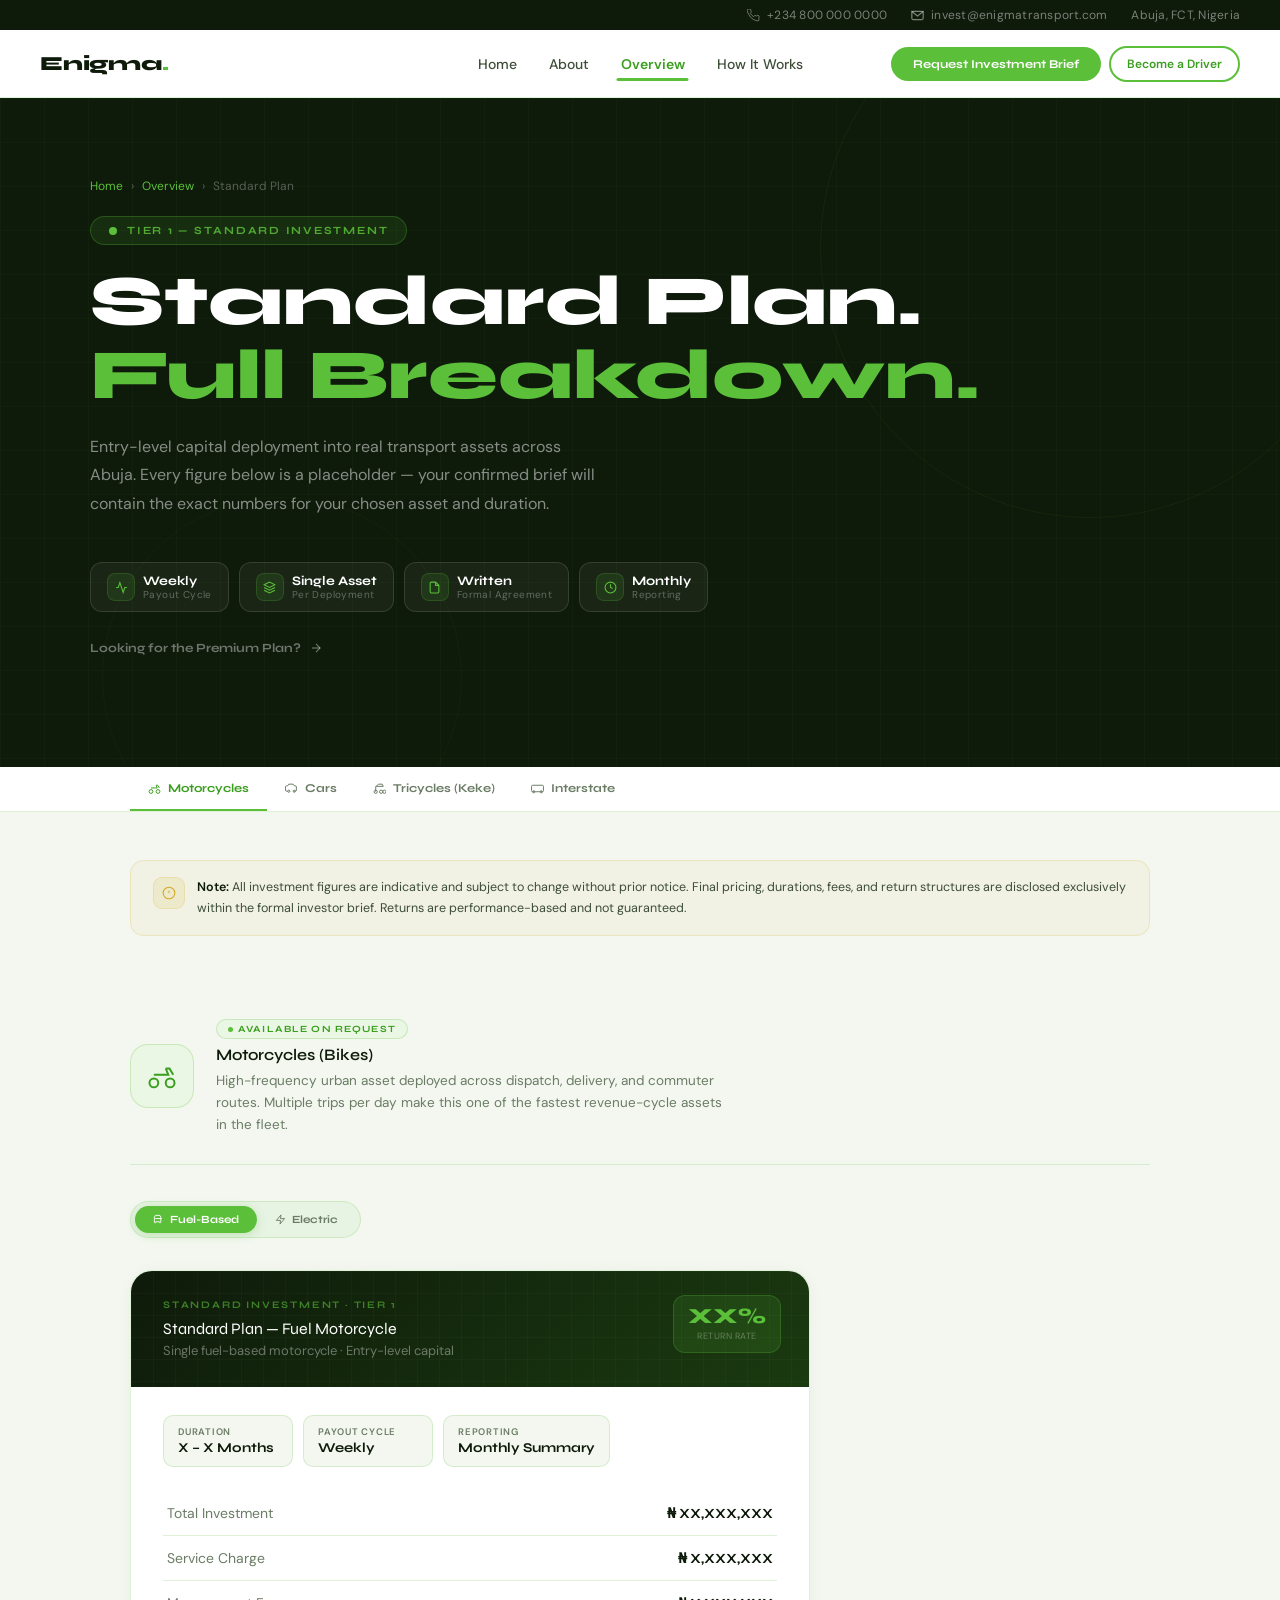
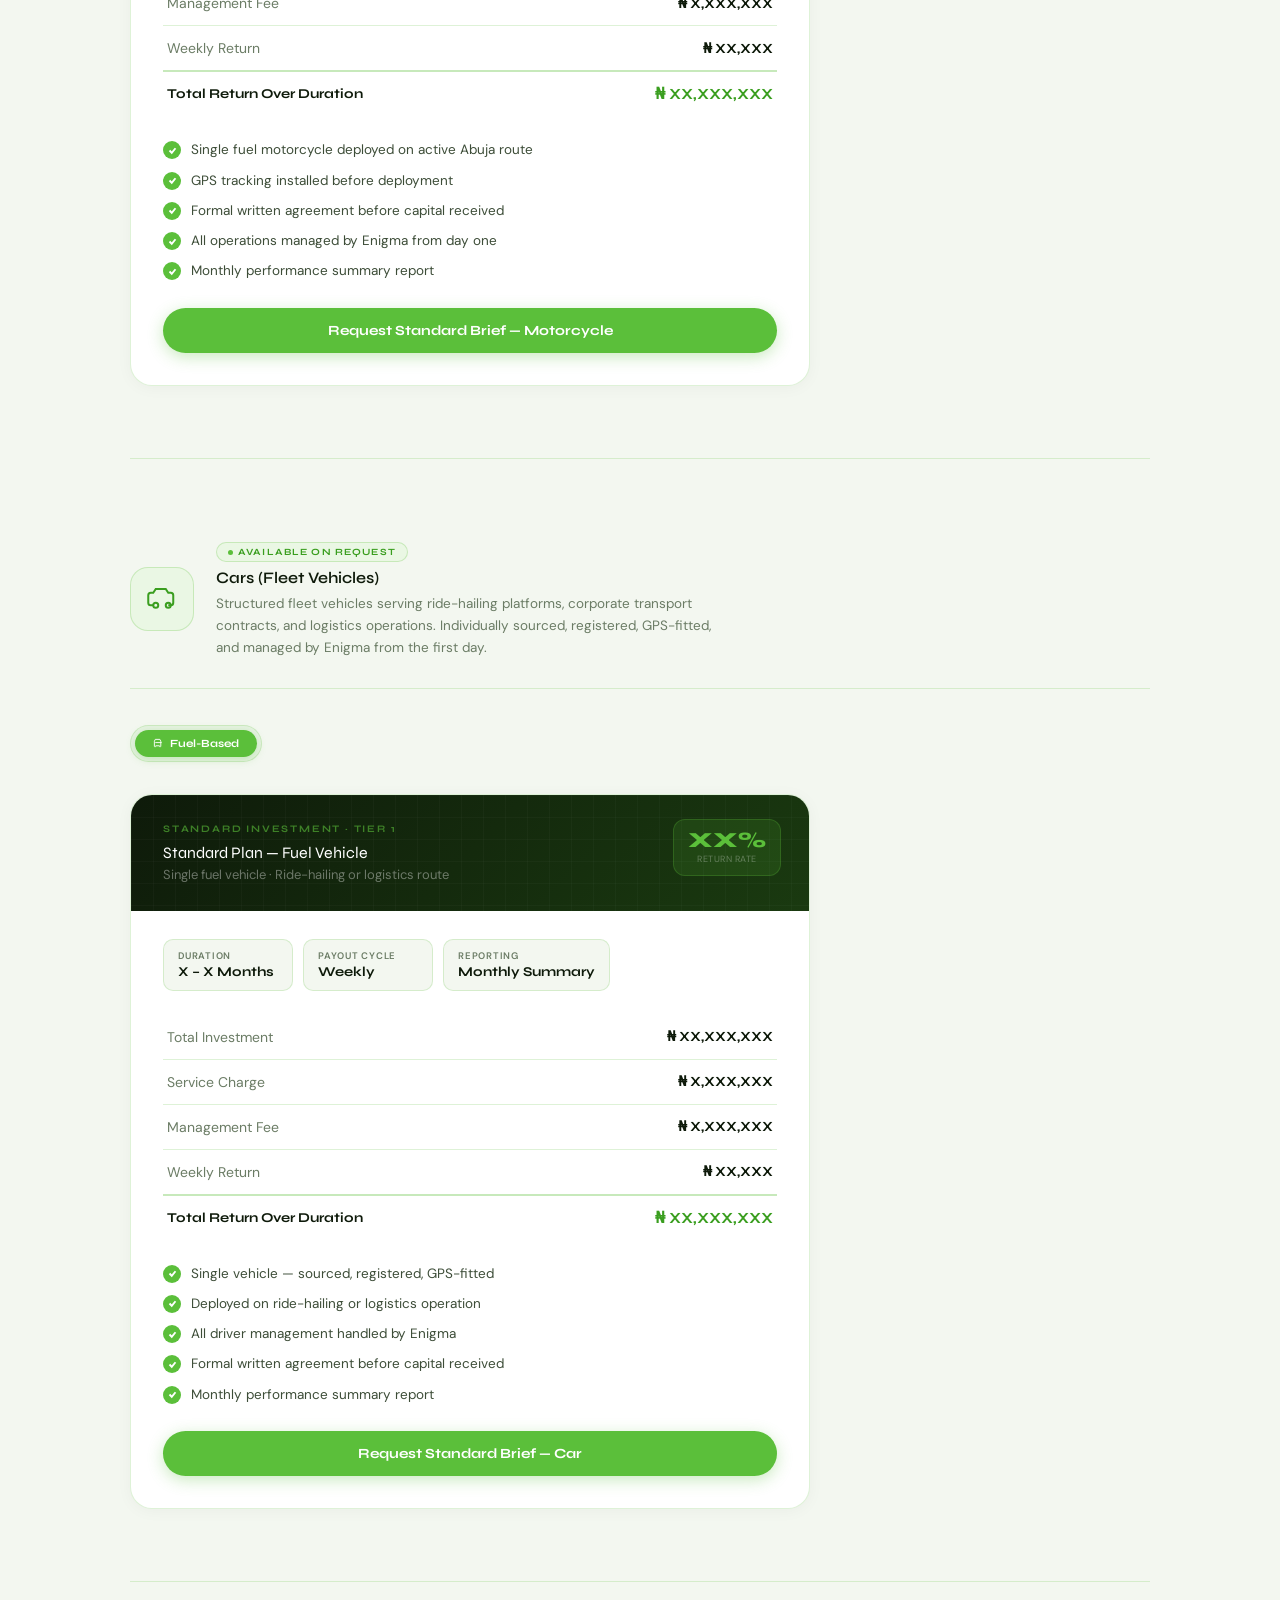
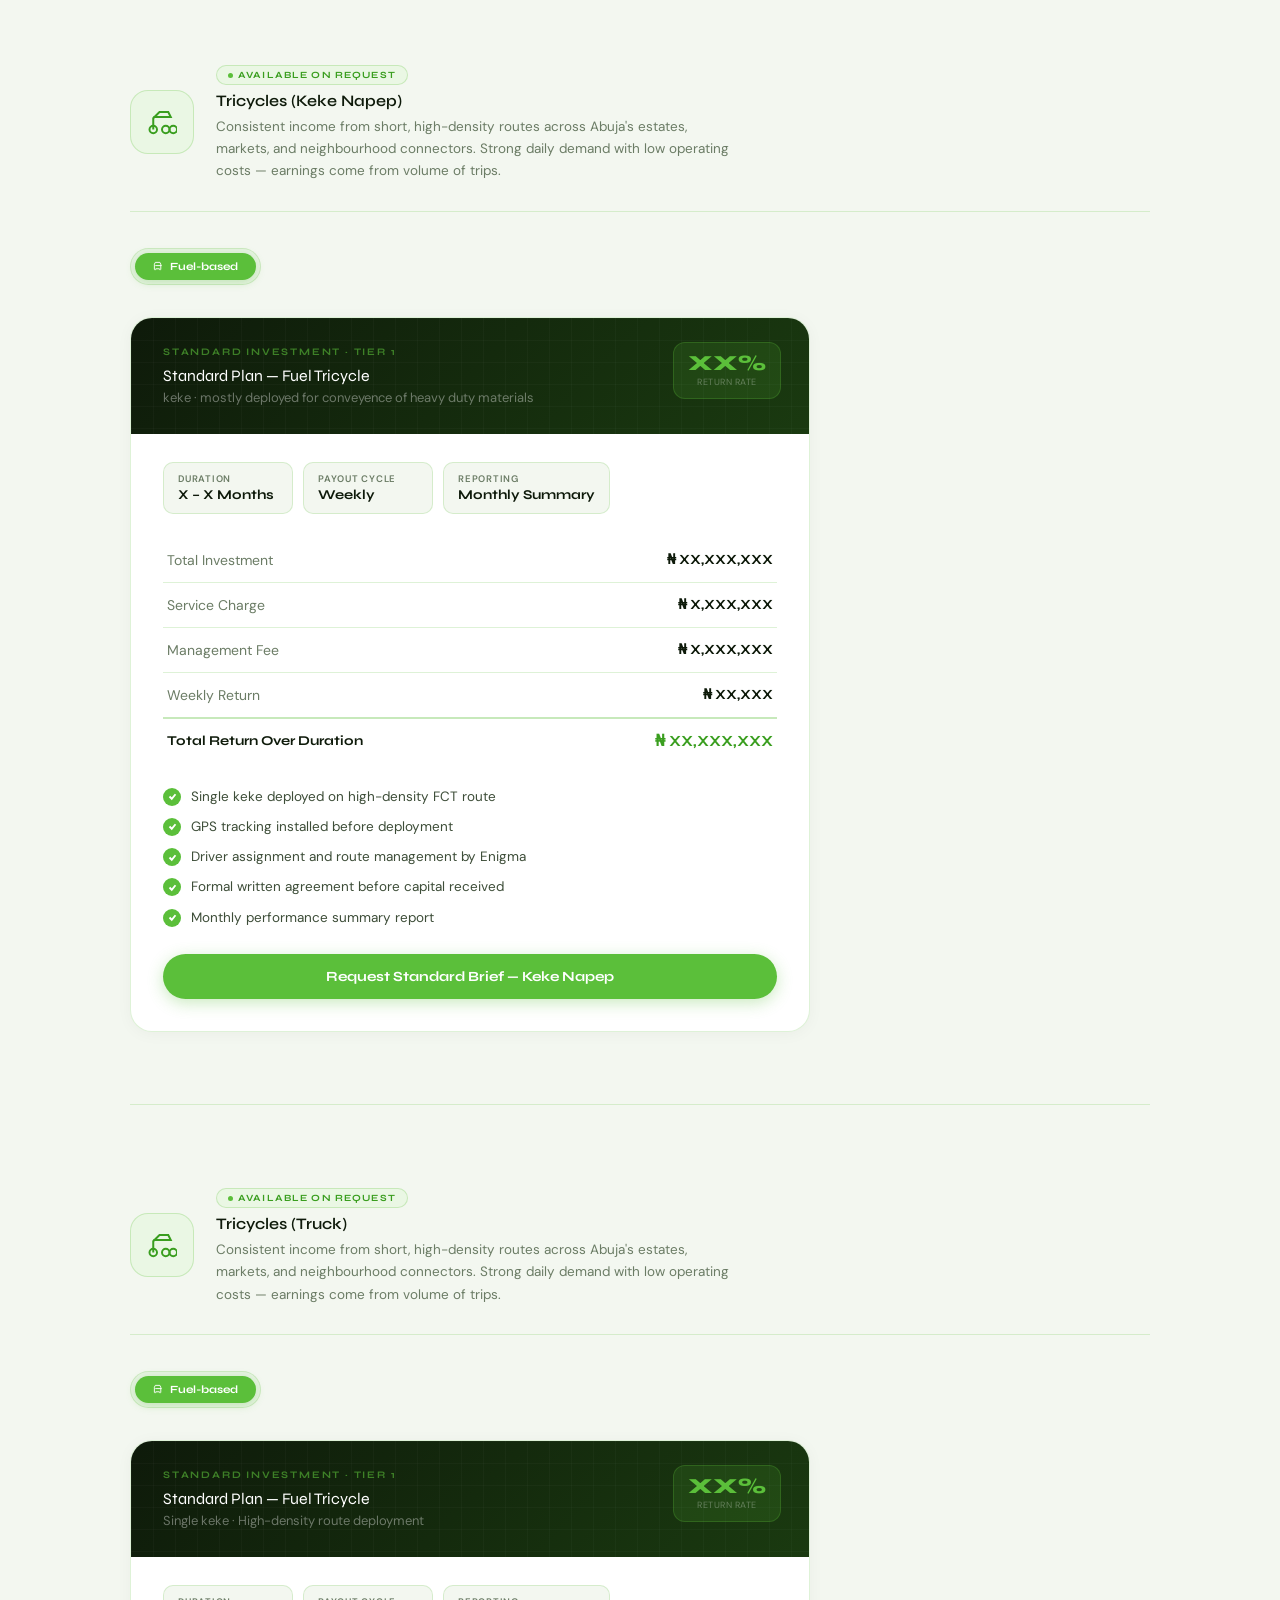
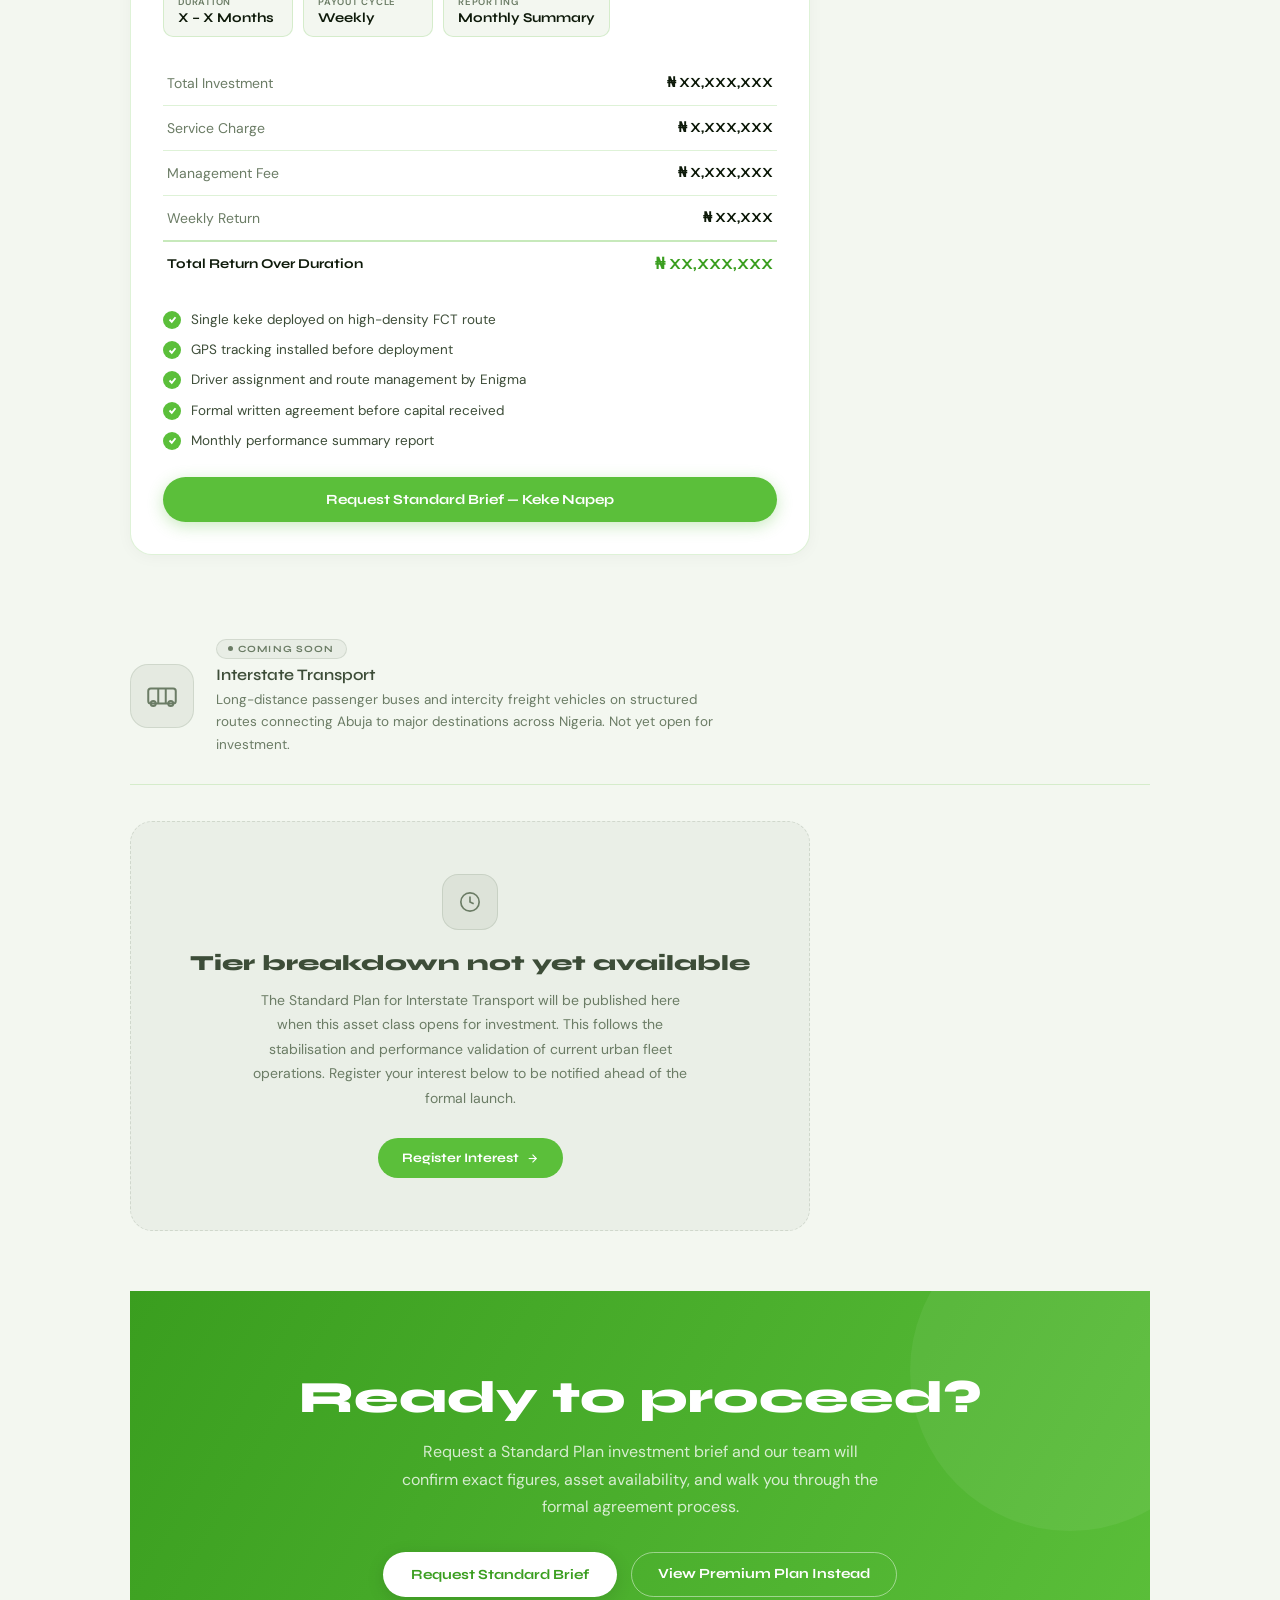
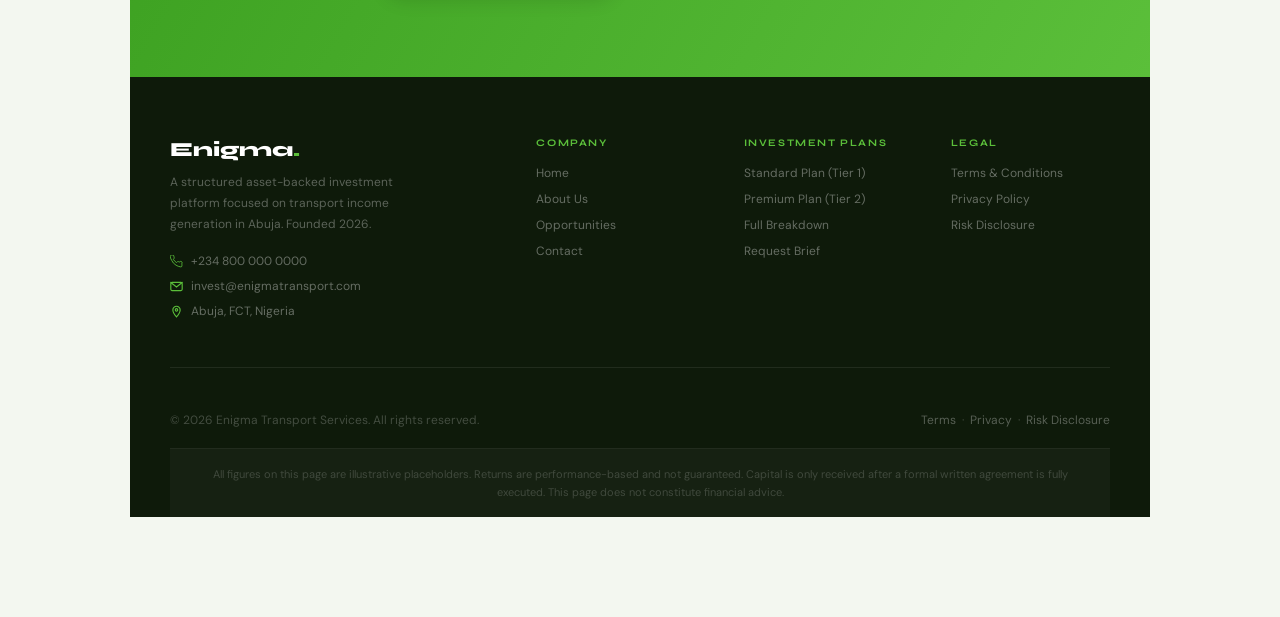
<file: standard-tier.html>
<!DOCTYPE html>
<html lang="en">
<head>
<meta charset="UTF-8"/>
<meta name="viewport" content="width=device-width, initial-scale=1.0"/>
<title>Standard Investment Plan — Enigma Transport</title>
<link rel="preconnect" href="https://fonts.googleapis.com">
<link rel="preconnect" href="https://fonts.gstatic.com" crossorigin>
<link href="https://fonts.googleapis.com/css2?family=Syne:wght@400;600;700;800&family=DM+Sans:ital,wght@0,300;0,400;0,500;0,600;1,300&display=swap" rel="stylesheet">
<style>
/* ── Reset & Tokens ── */
*,*::before,*::after{box-sizing:border-box;margin:0;padding:0}
:root{
  --green:#5bbf3a;--green-dark:#3a9e1f;--green-dim:rgba(91,191,58,0.14);
  --green-pale:#eaf7e4;--ink:#0e1a0a;--ink-soft:#3d4d38;--muted:#6b7c65;
  --surface:#ffffff;--bg:#f3f7f0;--border:rgba(91,191,58,0.20);
  --border-mid:rgba(91,191,58,0.34);--r-card:18px;--r-btn:100px;
  --font-head:'Syne',sans-serif;--font-body:'DM Sans',sans-serif;
}
html{scroll-behavior:smooth}
body{font-family:var(--font-body);background:var(--bg);color:var(--ink);overflow-x:hidden;-webkit-font-smoothing:antialiased}

/* ── Animations ── */
@keyframes fadeUp{from{opacity:0;transform:translateY(22px)}to{opacity:1;transform:translateY(0)}}
@keyframes slideDown{from{transform:translateY(-100%);opacity:0}to{transform:translateY(0);opacity:1}}
@keyframes fadeIn{from{opacity:0}to{opacity:1}}

/* ── Top Bar ── */
.top-bar{display:flex;justify-content:flex-end;align-items:center;gap:24px;background:var(--ink);padding:7px 40px;font-size:12px;color:rgba(255,255,255,0.45);letter-spacing:.02em}
.top-bar-item{display:flex;align-items:center;gap:7px}
@media(max-width:760px){.top-bar{display:none}}

/* ── Header ── */
.header{position:sticky;top:0;z-index:100;background:rgba(255,255,255,0.96);backdrop-filter:blur(12px);-webkit-backdrop-filter:blur(12px);border-bottom:1.5px solid var(--border);padding:0 40px;display:flex;align-items:center;gap:40px;height:68px;animation:slideDown .5s ease both}
.logo-link{text-decoration:none;display:flex;align-items:center;flex-shrink:0}
.logo-wordmark{font-family:var(--font-head);font-size:1.25rem;font-weight:800;color:var(--ink);letter-spacing:-.01em}
.logo-wordmark span{color:var(--green)}
.nav{display:flex;align-items:center;position:absolute;left:50%;transform:translateX(-50%)}
.nav a{font-size:14px;font-weight:500;color:var(--ink-soft);text-decoration:none;padding:8px 16px;position:relative;transition:color .22s;white-space:nowrap}
.nav a::after{content:'';position:absolute;bottom:0;left:50%;right:50%;height:2.5px;background:var(--green);border-radius:2px;transition:left .28s cubic-bezier(.22,1,.36,1),right .28s cubic-bezier(.22,1,.36,1)}
.nav a:hover{color:var(--green-dark)}.nav a:hover::after,.nav a.active::after{left:12px;right:12px}.nav a.active{color:var(--green-dark);font-weight:600}
.cta-group{margin-left:auto;display:flex;align-items:center;gap:8px}
.nav-cta{font-family:var(--font-head);font-size:12px;font-weight:700;background:var(--green);color:#fff!important;padding:10px 22px;border-radius:var(--r-btn);border:none;cursor:pointer;transition:background .2s,transform .2s;text-decoration:none;display:inline-block}
.nav-cta:hover{background:var(--green-dark)!important;transform:scale(1.04)!important}.nav-cta::after{display:none!important}
.nav-cta-secondary{font-family:var(--font-body);font-size:12px;font-weight:600;color:var(--green-dark);background:transparent;border:2px solid var(--green);border-radius:var(--r-btn);padding:8px 16px;cursor:pointer;transition:background .25s,color .25s,transform .2s;white-space:nowrap;text-decoration:none;display:inline-block}
.nav-cta-secondary:hover{background:var(--green);color:#fff;transform:scale(1.04)}.nav-cta-secondary::after{display:none!important}
.menu-toggle{display:none;background:none;border:none;cursor:pointer;padding:4px;flex-direction:column;gap:5px;margin-left:auto}
.menu-toggle span{display:block;width:22px;height:2px;background:var(--ink);border-radius:2px}
.mobile-nav{display:none;position:fixed;top:0;left:0;right:0;bottom:0;width:100%;height:100%;background:var(--ink);z-index:200;flex-direction:column;padding:80px 40px 40px;animation:fadeIn 0.25s ease;overflow-x:hidden;overflow-y:auto}
.mobile-nav.open{display:flex}
.mobile-nav a{font-family:var(--font-head);font-size:1rem;font-weight:600;color:rgba(255,255,255,0.7);text-decoration:none;padding:12px 0;border-bottom:1px solid rgba(255,255,255,0.06);transition:color 0.2s;letter-spacing:-0.02em;line-height:1.1}
.mobile-nav a:hover{color:var(--green)}
.mobile-nav .close-btn{position:absolute;top:24px;right:24px;background:none;border:none;cursor:pointer;color:rgba(255,255,255,0.6);padding:8px;z-index:201}
.mobile-nav-ctas{margin-top:auto;padding-top:32px;display:flex;flex-direction:column;gap:12px}
.btn-primary{font-family:var(--font-head);font-size:14px;font-weight:700;background:var(--green);color:#fff;border:none;border-radius:100px;padding:14px 28px;cursor:pointer;transition:background 0.25s,transform 0.2s,box-shadow 0.25s;box-shadow:0 4px 20px rgba(91,191,58,0.4);text-decoration:none;display:inline-block}
.btn-primary:hover{background:var(--green-dark);transform:translateY(-2px);box-shadow:0 8px 28px rgba(91,191,58,0.45)}
.btn-ghost{font-family:var(--font-head);font-size:14px;font-weight:700;background:rgba(255,255,255,0.1);color:#fff;border:1.5px solid rgba(255,255,255,0.35);border-radius:100px;padding:12px 24px;cursor:pointer;backdrop-filter:blur(6px);transition:background 0.25s,border-color 0.25s,transform 0.2s;text-decoration:none;display:inline-block}
.btn-ghost:hover{background:rgba(255,255,255,0.18);border-color:rgba(255,255,255,0.7);transform:translateY(-2px)}
.mn-p{font-family:var(--font-head);font-size:14px;font-weight:700;background:var(--green);color:#fff;border:none;border-radius:var(--r-btn);padding:14px 28px;text-decoration:none;text-align:center;display:block}
.mn-g{font-family:var(--font-head);font-size:14px;font-weight:700;background:rgba(255,255,255,.08);color:#fff;border:1.5px solid rgba(255,255,255,.25);border-radius:var(--r-btn);padding:12px 28px;text-decoration:none;text-align:center;display:block}

/* ── Page Hero ── */
.page-hero{background:var(--ink);padding:80px 40px 110px;position:relative;overflow:hidden}
.page-hero::before{content:'';position:absolute;top:-120px;right:-80px;width:540px;height:540px;border-radius:50%;border:1.5px solid rgba(91,191,58,0.08);pointer-events:none}
.page-hero::after{content:'';position:absolute;bottom:-90px;left:8%;width:360px;height:360px;border-radius:50%;border:1px solid rgba(91,191,58,0.05);pointer-events:none}
/* Background grid */
.page-hero-grid{position:absolute;inset:0;background-image:linear-gradient(rgba(91,191,58,0.04) 1px,transparent 1px),linear-gradient(90deg,rgba(91,191,58,0.04) 1px,transparent 1px);background-size:44px 44px;pointer-events:none}
.page-hero-inner{max-width:1100px;margin:0 auto;position:relative;z-index:2}
.breadcrumb{font-size:12px;color:rgba(255,255,255,0.3);margin-bottom:22px;display:flex;align-items:center;gap:8px}
.breadcrumb a{color:var(--green);text-decoration:none}.breadcrumb a:hover{text-decoration:underline}

/* Tier label badge */
.tier-hero-badge{display:inline-flex;align-items:center;gap:10px;background:rgba(91,191,58,0.12);border:1px solid rgba(91,191,58,0.28);border-radius:var(--r-btn);padding:7px 18px;margin-bottom:20px;animation:fadeUp .5s .05s both}
.tier-hero-badge-dot{width:8px;height:8px;border-radius:50%;background:var(--green)}
.tier-hero-badge span{font-family:var(--font-head);font-size:11px;font-weight:700;letter-spacing:.16em;text-transform:uppercase;color:rgba(91,191,58,0.85)}

.page-hero h1{font-family:var(--font-head);font-size:clamp(1.6rem,5.5vw,4.4rem);font-weight:800;color:#fff;line-height:1.05;margin-bottom:20px;animation:fadeUp .55s .12s both}
.page-hero h1 .accent{color:var(--green)}
.page-hero-desc{font-size:16px;color:rgba(255,255,255,0.5);max-width:520px;line-height:1.78;margin-bottom:44px;animation:fadeUp .55s .2s both}

/* Hero stat chips */
.hero-chips{display:flex;gap:10px;flex-wrap:wrap;animation:fadeUp .55s .28s both}
.hero-chip{display:inline-flex;align-items:center;gap:8px;background:rgba(255,255,255,0.05);border:1px solid rgba(255,255,255,0.12);border-radius:12px;padding:10px 16px}
.hero-chip-icon{width:28px;height:28px;border-radius:8px;background:rgba(91,191,58,0.12);border:1px solid rgba(91,191,58,0.2);display:flex;align-items:center;justify-content:center;flex-shrink:0}
.hero-chip-icon svg{width:13px;height:13px;color:var(--green)}
.hero-chip-val{font-family:var(--font-head);font-size:13px;font-weight:700;color:#fff;display:block;line-height:1.1}
.hero-chip-lbl{font-size:10px;color:rgba(255,255,255,0.32);display:block;letter-spacing:.04em}

/* Compare tier link */
.tier-switch{display:inline-flex;align-items:center;gap:8px;margin-top:28px;font-family:var(--font-head);font-size:12.5px;font-weight:700;color:rgba(255,255,255,0.4);text-decoration:none;transition:color .22s;animation:fadeUp .55s .35s both}
.tier-switch:hover{color:rgba(91,191,58,0.8)}
.tier-switch svg{width:14px;height:14px;transition:transform .2s}
.tier-switch:hover svg{transform:translateX(4px)}

/* ── Sticky asset nav ── */
.sticky-nav{position:sticky;top:68px;z-index:90;background:rgba(255,255,255,0.97);backdrop-filter:blur(8px);border-bottom:1px solid var(--border)}
.sticky-nav-inner{max-width:1100px;margin:0 auto;padding:0 40px;display:flex;align-items:center;overflow-x:auto;scrollbar-width:none}
.sticky-nav-inner::-webkit-scrollbar{display:none}
.sn-link{display:inline-flex;align-items:center;gap:7px;font-family:var(--font-head);font-size:12px;font-weight:700;color:var(--muted);text-decoration:none;padding:14px 18px;border-bottom:2.5px solid transparent;white-space:nowrap;transition:color .22s,border-color .22s}
.sn-link svg{width:13px;height:13px;flex-shrink:0}
.sn-link:hover{color:var(--green-dark);border-bottom-color:rgba(91,191,58,0.3)}
.sn-link.active{color:var(--green-dark);border-bottom-color:var(--green)}

/* ── Disclaimer ── */
.disclaimer-wrap{max-width:1100px;margin:0 auto;padding:48px 40px 0}
.disclaimer-box{background:rgba(212,168,39,0.06);border:1px solid rgba(212,168,39,0.20);border-radius:14px;padding:16px 22px;display:flex;gap:12px;align-items:flex-start}
.disc-icon{width:32px;height:32px;border-radius:9px;background:rgba(212,168,39,0.12);border:1px solid rgba(212,168,39,0.20);display:flex;align-items:center;justify-content:center;flex-shrink:0}
.disc-icon svg{width:14px;height:14px;color:#d4a827}
.disc-text{font-size:12.5px;color:var(--ink-soft);line-height:1.65}
.disc-text strong{color:var(--ink);font-weight:600}

/* ── Asset Blocks ── */
.assets-wrap{max-width:1100px;margin:0 auto;padding:0 40px 100px}

.asset-block{padding-top:80px}
.asset-block-header{display:grid;grid-template-columns:auto 1fr;gap:22px;align-items:center;margin-bottom:36px;padding-bottom:28px;border-bottom:1px solid var(--border)}

/* Asset icon disk */
.asset-icon-disk{width:64px;height:64px;border-radius:18px;background:var(--green-pale);border:1.5px solid rgba(91,191,58,0.25);display:flex;align-items:center;justify-content:center;flex-shrink:0;transition:background .3s}
.asset-icon-disk svg{width:30px;height:30px;color:var(--green-dark)}

.asset-avail{display:inline-flex;align-items:center;gap:5px;background:var(--green-pale);border:1px solid rgba(91,191,58,0.25);border-radius:var(--r-btn);padding:3px 11px;font-family:var(--font-head);font-size:9.5px;font-weight:700;letter-spacing:.12em;text-transform:uppercase;color:var(--green-dark);margin-bottom:7px}
.asset-avail::before{content:'';width:5px;height:5px;border-radius:50%;background:var(--green);flex-shrink:0}
.asset-avail.soon{background:rgba(107,124,101,0.08);border-color:rgba(107,124,101,0.18);color:var(--muted)}.asset-avail.soon::before{background:var(--muted)}
.asset-block-title{font-family:var(--font-head);font-size:1rem;font-weight:600;color:var(--ink);line-height:1.1;margin-bottom:6px}
.asset-block-sub{font-size:13.5px;color:var(--muted);line-height:1.65;max-width:520px}

/* Variant tabs */
.vtabs{display:inline-flex;background:rgba(91,191,58,0.07);border:1.5px solid var(--border);border-radius:var(--r-btn);padding:4px;gap:0;margin-bottom:32px}
.vtab{font-family:var(--font-head);font-size:11px;font-weight:700;padding:7px 18px;border-radius:var(--r-btn);border:none;cursor:pointer;background:transparent;color:var(--muted);transition:background .22s,color .22s;display:flex;align-items:center;gap:6px}
.vtab svg{width:11px;height:11px;flex-shrink:0}
.vtab.active{background:var(--green);color:#fff;box-shadow:0 2px 10px rgba(91,191,58,0.28)}

/* ── Plan Card ── */
.plan-card{background:var(--surface);border-radius:22px;border:1.5px solid var(--border);overflow:hidden;box-shadow:0 2px 16px rgba(0,0,0,0.04);transition:transform .35s cubic-bezier(.22,1,.36,1),box-shadow .35s,border-color .3s;max-width:680px}
.plan-card:hover{transform:translateY(-5px);box-shadow:0 18px 48px rgba(91,191,58,0.11);border-color:var(--border-mid)}

/* Card header */
.pc-head{background:linear-gradient(135deg,var(--ink) 0%,#1a3a10 100%);padding:28px 32px;position:relative;overflow:hidden}
.pc-head::after{content:'';position:absolute;inset:0;background-image:linear-gradient(rgba(255,255,255,0.025) 1px,transparent 1px),linear-gradient(90deg,rgba(255,255,255,0.025) 1px,transparent 1px);background-size:22px 22px;pointer-events:none}
.pc-tier-lbl{font-family:var(--font-head);font-size:10px;font-weight:700;letter-spacing:.18em;text-transform:uppercase;color:rgba(91,191,58,0.6);margin-bottom:8px;position:relative;z-index:1}
.pc-name{font-family:var(--font-head);font-size:1rem;font-weight:00;color:#fff;margin-bottom:4px;position:relative;z-index:1}
.pc-tagline{font-size:13px;color:rgba(255,255,255,0.38);position:relative;z-index:1}

/* Return badge — top right */
.pc-return{position:absolute;top:24px;right:28px;z-index:2;background:rgba(91,191,58,0.14);border:1px solid rgba(91,191,58,0.25);border-radius:12px;padding:10px 14px;text-align:center}
.pc-return-val{font-family:var(--font-head);font-size:1.35rem;font-weight:800;color:var(--green);display:block;line-height:1}
.pc-return-lbl{font-size:9px;color:rgba(255,255,255,0.3);display:block;margin-top:2px;letter-spacing:.06em;text-transform:uppercase}

/* Card body */
.pc-body{padding:28px 32px 32px}

/* Duration row */
.duration-row{display:flex;gap:10px;flex-wrap:wrap;margin-bottom:24px}
.dur-chip{display:flex;flex-direction:column;gap:2px;background:var(--bg);border:1px solid var(--border);border-radius:10px;padding:10px 14px;min-width:130px}
.dur-chip-lbl{font-size:9.5px;color:var(--muted);letter-spacing:.08em;text-transform:uppercase;font-weight:600}
.dur-chip-val{font-family:var(--font-head);font-size:13.5px;font-weight:700;color:var(--ink)}

/* Financial breakdown table */
.breakdown-table{width:100%;border-collapse:collapse;margin-bottom:24px}
.breakdown-table tr{border-bottom:1px solid var(--border)}
.breakdown-table tr:last-child{border-bottom:none}
.breakdown-table td{padding:13px 4px;vertical-align:middle;font-size:14px}
.breakdown-table td:first-child{color:var(--muted);font-weight:400;padding-right:16px}
.breakdown-table td:last-child{font-family:var(--font-head);font-weight:700;color:var(--ink);text-align:right}
.breakdown-table tr.hl td:last-child{color:var(--green-dark)}
.breakdown-table tr.total{border-top:2px solid var(--border-mid)}
.breakdown-table tr.total td:first-child{font-family:var(--font-head);font-weight:700;color:var(--ink);font-size:13.5px}
.breakdown-table tr.total td:last-child{font-size:15.5px;color:var(--green-dark)}

/* Features */
.pc-features{list-style:none;display:flex;flex-direction:column;gap:10px;margin-bottom:26px}
.pc-features li{display:flex;align-items:flex-start;gap:10px;font-size:13.5px;color:var(--ink-soft);line-height:1.5}
.chk{flex-shrink:0;width:18px;height:18px;background:var(--green);border-radius:50%;display:inline-flex;align-items:center;justify-content:center;margin-top:1px}
.chk svg{width:9px;height:9px}

/* CTA */
.pc-cta{display:block;width:100%;text-align:center;font-family:var(--font-head);font-size:14px;font-weight:700;background:var(--green);color:#fff;border:none;border-radius:var(--r-btn);padding:14px 24px;cursor:pointer;text-decoration:none;transition:background .22s,transform .18s,box-shadow .22s;box-shadow:0 4px 16px rgba(91,191,58,0.32)}
.pc-cta:hover{background:var(--green-dark);transform:translateY(-2px);box-shadow:0 7px 24px rgba(91,191,58,0.40)}

/* Coming soon card */
.coming-card{background:rgba(107,124,101,0.06);border:1.5px dashed rgba(107,124,101,0.20);border-radius:22px;padding:52px 44px;text-align:center;max-width:680px; margin-bottom:60px }
.coming-icon-wrap{width:56px;height:56px;border-radius:16px;background:rgba(107,124,101,0.10);border:1px solid rgba(107,124,101,0.18);display:flex;align-items:center;justify-content:center;margin:0 auto 20px}
.coming-icon-wrap svg{width:22px;height:22px;color:var(--muted)}
.coming-card h3{font-family:var(--font-head);font-size:1.35rem;font-weight:800;color:var(--ink-soft);margin-bottom:12px}
.coming-card p{font-size:14px;color:var(--muted);line-height:1.75;max-width:440px;margin:0 auto 28px}
.btn-soft{display:inline-flex;align-items:center;gap:7px;font-family:var(--font-head);font-size:13px;font-weight:700;background:var(--green);color:#fff;border:none;border-radius:var(--r-btn);padding:12px 24px;cursor:pointer;text-decoration:none;transition:background .22s}
.btn-soft:hover{background:var(--green-dark)}

/* Divider between assets */
.asset-sep{height:1px;background:var(--border);margin-top:72px}

/* ── CTA Banner ── */
.cta-banner{background:linear-gradient(120deg,var(--green-dark) 0%,var(--green) 100%);padding:80px 40px;text-align:center;position:relative;overflow:hidden}
.cta-banner::before{content:'';position:absolute;top:-80px;right:-80px;width:320px;height:320px;border-radius:50%;background:rgba(255,255,255,0.06);pointer-events:none}
.cta-banner h2{font-family:var(--font-head);font-size:clamp(1.8rem,3.5vw,2.8rem);font-weight:800;color:#fff;margin-bottom:14px;position:relative;z-index:1}
.cta-banner p{font-size:16px;color:rgba(255,255,255,0.78);max-width:480px;margin:0 auto 32px;line-height:1.7;position:relative;z-index:1}
.cta-btns{display:flex;gap:14px;justify-content:center;flex-wrap:wrap;position:relative;z-index:1}
.btn-white{font-family:var(--font-head);font-size:14px;font-weight:700;background:#fff;color:var(--green-dark);border:none;border-radius:var(--r-btn);padding:14px 28px;cursor:pointer;transition:transform .2s,box-shadow .2s;text-decoration:none;display:inline-block;box-shadow:0 4px 18px rgba(0,0,0,0.12)}
.btn-white:hover{transform:translateY(-2px) scale(1.03);box-shadow:0 8px 28px rgba(0,0,0,0.2)}
.btn-outline-white{font-family:var(--font-head);font-size:14px;font-weight:700;background:transparent;color:#fff;border:1.5px solid rgba(255,255,255,0.45);border-radius:var(--r-btn);padding:12px 26px;cursor:pointer;transition:background .22s,border-color .22s;text-decoration:none;display:inline-block}
.btn-outline-white:hover{background:rgba(255,255,255,0.12);border-color:#fff}

/* ── Footer ── */
footer{background:var(--ink);padding:60px 40px 0}
.footer-grid{max-width:1100px;margin:0 auto;display:grid;grid-template-columns:2fr 1fr 1fr 1fr;gap:48px;padding-bottom:48px;border-bottom:1px solid rgba(255,255,255,0.08);margin-bottom:24px}
.f-logo{font-family:var(--font-head);font-size:20px;font-weight:800;color:#fff;margin-bottom:10px}.f-logo span{color:var(--green)}
.f-tag{font-size:12px;color:rgba(255,255,255,0.32);line-height:1.75;max-width:260px;margin-bottom:18px}
.f-contact{display:flex;flex-direction:column;gap:9px}
.f-contact-row{display:flex;align-items:flex-start;gap:8px}
.f-contact-row svg{width:13px;height:13px;color:var(--green);margin-top:2px;flex-shrink:0}
.f-contact-row a,.f-contact-row span{font-size:12px;color:rgba(255,255,255,0.36);text-decoration:none;transition:color .2s}
.f-contact-row a:hover{color:var(--green)}
.footer-col h5{font-family:var(--font-head);font-size:10px;font-weight:700;letter-spacing:.16em;text-transform:uppercase;color:var(--green);margin-bottom:16px}
.footer-col a{display:block;font-size:12px;color:rgba(255,255,255,0.36);text-decoration:none;margin-bottom:10px;transition:color .2s}
.footer-col a:hover{color:var(--green)}
.footer-bottom{max-width:1100px;margin:0 auto;display:flex;justify-content:space-between;align-items:center;flex-wrap:wrap;gap:10px;padding:20px 0;font-size:12px;color:rgba(255,255,255,0.22)}
.footer-bottom a{color:rgba(255,255,255,0.3);text-decoration:none;transition:color .2s}.footer-bottom a:hover{color:var(--green)}
.f-dot{margin:0 6px}
.disclaimer-strip{background:rgba(255,255,255,0.03);border-top:1px solid rgba(255,255,255,0.05);padding:16px 40px;text-align:center;font-size:11px;color:rgba(255,255,255,0.18);line-height:1.65}

/* ── Responsive ── */
@media(max-width:1024px){.footer-grid{grid-template-columns:1fr 1fr}}
@media(max-width:760px){
  .header{padding:0 20px}.nav{display:none}.cta-group{display:none}.menu-toggle{display:flex}
  .page-hero{padding:60px 20px 80px}
  .disclaimer-wrap{padding:36px 20px 0}
  .assets-wrap{padding:0 20px 60px}
  .sticky-nav-inner{padding:0 20px}
  .cta-banner{padding:60px 20px}
  footer{padding:44px 20px 0}.footer-grid{grid-template-columns:1fr;gap:28px}
  .disclaimer-strip{padding:14px 20px}
  .pc-return{display:none}
}
</style>
</head>
<body>

<!-- Top Bar -->
<div class="top-bar">
  <div class="top-bar-item">
    <svg width="13" height="13" fill="none" stroke="currentColor" stroke-width="1.6" viewBox="0 0 24 24"><path d="M22 16.92v3a2 2 0 01-2.18 2 19.79 19.79 0 01-8.63-3.07A19.5 19.5 0 013.07 9.81 19.79 19.79 0 010 1.17 2 2 0 012 0h3a2 2 0 012 1.72 12.84 12.84 0 00.7 2.81 2 2 0 01-.45 2.11L6.09 7.91a16 16 0 006 6l1.27-1.27a2 2 0 012.11-.45 12.84 12.84 0 002.81.7A2 2 0 0122 14.92z"/></svg>
    +234 800 000 0000
  </div>
  <div class="top-bar-item">
    <svg width="13" height="13" viewBox="0 0 16 16" fill="none" stroke="currentColor" stroke-width="1.5" stroke-linecap="round"><rect x="1" y="3" width="14" height="10" rx="1.5"/><path d="M1 3l7 5.5L15 3"/></svg>
    invest@enigmatransport.com
  </div>
  <div class="top-bar-item">Abuja, FCT, Nigeria</div>
</div>

<!-- Header -->
<header class="header">
  <a href="index.html" class="logo-link"><span class="logo-wordmark">Enigma<span>.</span></span></a>
  <nav class="nav">
    <a href="index.html">Home</a>
    <a href="about.html">About</a>
    <a href="opportunities.html" class="active">Overview</a>
    <a href="how-it-works.html">How It Works</a>

  </nav>
  <div class="cta-group">
    <a href="invest.html"  class="nav-cta">Request Investment Brief</a>
    <a href="contact.html" class="nav-cta-secondary">Become a Driver</a>

  </div>
  <button class="menu-toggle" id="menuToggle"><span></span><span></span><span></span></button>
</header>

<!-- Mobile Nav -->
<div class="mobile-nav" id="mobileNav">
  <button class="close-btn" id="closeNav"><svg width="24" height="24" fill="none" stroke="currentColor" stroke-width="2" viewBox="0 0 24 24"><line x1="18" y1="6" x2="6" y2="18"/><line x1="6" y1="6" x2="18" y2="18"/></svg></button>
  <a href="index.html">Home</a><a href="about.html">About</a><a href="opportunities.html">Overview</a><a href="how-it-works.html">How It Works</a><a href="contact.html">Contact</a>
  <div class="mobile-nav-ctas">
    <a href="invest.html" class="mn-p">Request Investment Brief</a>
    <a href="contact.html" class="mn-g">Become a Driver</a>
  </div>
</div>

<!-- ════ HERO ════ -->
<section class="page-hero">
  <div class="page-hero-grid"></div>
  <div class="page-hero-inner">
    <div class="breadcrumb">
      <a href="index.html">Home</a> <span>›</span>
      <a href="opportunities.html">Overview</a> <span>›</span>
      <span>Standard Plan</span>
    </div>
    <div class="tier-hero-badge">
      <div class="tier-hero-badge-dot"></div>
      <span>Tier 1 — Standard Investment</span>
    </div>
    <h1>Standard Plan.<br><span class="accent">Full Breakdown.</span></h1>
    <p class="page-hero-desc">Entry-level capital deployment into real transport assets across Abuja. Every figure below is a placeholder — your confirmed brief will contain the exact numbers for your chosen asset and duration.</p>
    <div class="hero-chips">
      <div class="hero-chip">
        <div class="hero-chip-icon"><svg fill="none" stroke="currentColor" stroke-width="2" viewBox="0 0 24 24"><polyline points="22 12 18 12 15 21 9 3 6 12 2 12"/></svg></div>
        <div><span class="hero-chip-val">Weekly</span><span class="hero-chip-lbl">Payout Cycle</span></div>
      </div>
      <div class="hero-chip">
        <div class="hero-chip-icon"><svg fill="none" stroke="currentColor" stroke-width="2" viewBox="0 0 24 24"><path d="M12 2L2 7l10 5 10-5-10-5z"/><path d="M2 17l10 5 10-5M2 12l10 5 10-5"/></svg></div>
        <div><span class="hero-chip-val">Single Asset</span><span class="hero-chip-lbl">Per Deployment</span></div>
      </div>
      <div class="hero-chip">
        <div class="hero-chip-icon"><svg fill="none" stroke="currentColor" stroke-width="2" viewBox="0 0 24 24"><path d="M14 2H6a2 2 0 00-2 2v16a2 2 0 002 2h12a2 2 0 002-2V8z"/><polyline points="14 2 14 8 20 8"/></svg></div>
        <div><span class="hero-chip-val">Written</span><span class="hero-chip-lbl">Formal Agreement</span></div>
      </div>
      <div class="hero-chip">
        <div class="hero-chip-icon"><svg fill="none" stroke="currentColor" stroke-width="2" viewBox="0 0 24 24"><circle cx="12" cy="12" r="10"/><polyline points="12 6 12 12 16 14"/></svg></div>
        <div><span class="hero-chip-val">Monthly</span><span class="hero-chip-lbl">Reporting</span></div>
      </div>
    </div>
    <a href="premium-tier.html" class="tier-switch">
      Looking for the Premium Plan?
      <svg fill="none" stroke="currentColor" stroke-width="2" viewBox="0 0 24 24"><line x1="5" y1="12" x2="19" y2="12"/><polyline points="12 5 19 12 12 19"/></svg>
    </a>
  </div>
</section>

<!-- Sticky nav -->
<div class="sticky-nav" id="stickyNav">
  <div class="sticky-nav-inner">
    <a class="sn-link active" href="#motorcycles" data-sec="motorcycles">
      <svg fill="none" stroke="currentColor" stroke-width="1.8" viewBox="0 0 24 24"><circle cx="5.5" cy="17.5" r="3.5"/><circle cx="18.5" cy="17.5" r="3.5"/><path d="M15 6l2 5H5.5M15 6h3l3 5"/></svg>Motorcycles
    </a>
    <a class="sn-link" href="#cars" data-sec="cars">
      <svg fill="none" stroke="currentColor" stroke-width="1.8" viewBox="0 0 24 24"><path d="M5 17H3a2 2 0 01-2-2V9a2 2 0 012-2h2l2-3h8l2 3h2a2 2 0 012 2v6a2 2 0 01-2 2h-2"/><circle cx="7" cy="17" r="2"/><circle cx="17" cy="17" r="2"/></svg>Cars
    </a>
    <a class="sn-link" href="#tricycles" data-sec="tricycles">
      <svg fill="none" stroke="currentColor" stroke-width="1.8" viewBox="0 0 24 24"><circle cx="5" cy="18" r="3"/><circle cx="15" cy="18" r="3"/><circle cx="21" cy="18" r="3"/><path d="M5 18V9l5-5h7l2 4H5"/></svg>Tricycles (Keke)
    </a>
    <a class="sn-link" href="#interstate" data-sec="interstate">
      <svg fill="none" stroke="currentColor" stroke-width="1.8" viewBox="0 0 24 24"><rect x="1" y="6" width="22" height="12" rx="2"/><circle cx="5" cy="18" r="2"/><circle cx="19" cy="18" r="2"/></svg>Interstate
    </a>
  </div>
</div>

<!-- Disclaimer -->
<div class="disclaimer-wrap">
  <div class="disclaimer-box">
    <div class="disc-icon"><svg fill="none" stroke="currentColor" stroke-width="1.8" viewBox="0 0 24 24"><circle cx="12" cy="12" r="10"/><line x1="12" y1="8" x2="12" y2="12"/><line x1="12" y1="16" x2="12.01" y2="16"/></svg></div>
    <div class="disc-text"><strong>Note:</strong> All investment figures are indicative and subject to change without prior notice. Final pricing, durations, fees, and return structures are disclosed exclusively within the formal investor brief. Returns are performance-based and not guaranteed.</div>
  </div>
</div>

<!-- ════ ASSETS ════ -->
<div class="assets-wrap">

<!-- ══ ASSET 1: MOTORCYCLES ══ -->
<div class="asset-block" id="motorcycles">
  <div class="asset-block-header">
    <div class="asset-icon-disk">
      <svg fill="none" stroke="currentColor" stroke-width="1.6" viewBox="0 0 24 24"><circle cx="5.5" cy="17.5" r="3.5"/><circle cx="18.5" cy="17.5" r="3.5"/><path d="M15 6l2 5H5.5M15 6h3l3 5"/></svg>
    </div>
    <div class="asset-block-title-wrap">
      <div class="asset-avail">Available on Request</div>
      <div class="asset-block-title">Motorcycles (Bikes)</div>
      <div class="asset-block-sub">High-frequency urban asset deployed across dispatch, delivery, and commuter routes. Multiple trips per day make this one of the fastest revenue-cycle assets in the fleet.</div>
    </div>
  </div>

  <!-- Fuel variant -->
  <div class="vtabs" id="moto-vtabs">
    <button class="vtab active" onclick="switchVariant('moto','fuel',this)">
      <svg fill="none" stroke="currentColor" stroke-width="2" viewBox="0 0 24 24"><path d="M3 18a1 1 0 001 1h1a1 1 0 001-1v-1h8v1a1 1 0 001 1h1a1 1 0 001-1V7l-2-4H5L3 7v11z"/><path d="M5 10h14"/></svg>Fuel-Based
    </button>
    <button class="vtab" onclick="switchVariant('moto','electric',this)">
      <svg fill="none" stroke="currentColor" stroke-width="2" viewBox="0 0 24 24"><polygon points="13 2 3 14 12 14 11 22 21 10 12 10 13 2"/></svg>Electric
    </button>
  </div>

  <div id="moto-fuel">
    <div class="plan-card">
      <div class="pc-head">
        <div class="pc-return"><span class="pc-return-val">XX%</span><span class="pc-return-lbl">Return Rate</span></div>
        <div class="pc-tier-lbl">Standard Investment · Tier 1</div>
        <div class="pc-name">Standard Plan — Fuel Motorcycle</div>
        <div class="pc-tagline">Single fuel-based motorcycle · Entry-level capital</div>
      </div>
      <div class="pc-body">
        <div class="duration-row">
          <div class="dur-chip"><span class="dur-chip-lbl">Duration</span><span class="dur-chip-val">X – X Months</span></div>
          <div class="dur-chip"><span class="dur-chip-lbl">Payout Cycle</span><span class="dur-chip-val">Weekly</span></div>
          <div class="dur-chip"><span class="dur-chip-lbl">Reporting</span><span class="dur-chip-val">Monthly Summary</span></div>
        </div>
        <table class="breakdown-table">
          <tr><td>Total Investment</td><td>₦ XX,XXX,XXX</td></tr>
          <tr><td>Service Charge</td><td>₦ X,XXX,XXX</td></tr>
          <tr><td>Management Fee</td><td>₦ X,XXX,XXX</td></tr>
          <tr><td>Weekly Return</td><td class="hl">₦ XX,XXX</td></tr>
          <tr class="total"><td>Total Return Over Duration</td><td>₦ XX,XXX,XXX</td></tr>
        </table>
        <ul class="pc-features">
          <li><span class="chk"><svg fill="none" stroke="#fff" stroke-width="2.5" viewBox="0 0 12 12"><polyline points="2,6 5,9 10,3"/></svg></span>Single fuel motorcycle deployed on active Abuja route</li>
          <li><span class="chk"><svg fill="none" stroke="#fff" stroke-width="2.5" viewBox="0 0 12 12"><polyline points="2,6 5,9 10,3"/></svg></span>GPS tracking installed before deployment</li>
          <li><span class="chk"><svg fill="none" stroke="#fff" stroke-width="2.5" viewBox="0 0 12 12"><polyline points="2,6 5,9 10,3"/></svg></span>Formal written agreement before capital received</li>
          <li><span class="chk"><svg fill="none" stroke="#fff" stroke-width="2.5" viewBox="0 0 12 12"><polyline points="2,6 5,9 10,3"/></svg></span>All operations managed by Enigma from day one</li>
          <li><span class="chk"><svg fill="none" stroke="#fff" stroke-width="2.5" viewBox="0 0 12 12"><polyline points="2,6 5,9 10,3"/></svg></span>Monthly performance summary report</li>
        </ul>
        <a href="invest.html?tier=standard&asset=bike" class="pc-cta">Request Standard Brief — Motorcycle</a>
      </div>
    </div>
  </div>

  <div id="moto-electric" style="display:none">
    <div class="plan-card">
      <div class="pc-head">
        <div class="pc-return"><span class="pc-return-val">XX%</span><span class="pc-return-lbl">Return Rate</span></div>
        <div class="pc-tier-lbl">Standard Investment · Tier 1</div>
        <div class="pc-name">Standard Plan — Electric Motorcycle</div>
        <div class="pc-tagline">Single electric motorcycle · Lower running cost</div>
      </div>
      <div class="pc-body">
        <div class="duration-row">
          <div class="dur-chip"><span class="dur-chip-lbl">Duration</span><span class="dur-chip-val">X – X Months</span></div>
          <div class="dur-chip"><span class="dur-chip-lbl">Payout Cycle</span><span class="dur-chip-val">Weekly</span></div>
          <div class="dur-chip"><span class="dur-chip-lbl">Reporting</span><span class="dur-chip-val">Monthly Summary</span></div>
        </div>
        <table class="breakdown-table">
          <tr><td>Total Investment</td><td>₦ XX,XXX,XXX</td></tr>
          <tr><td>Service Charge</td><td>₦ X,XXX,XXX</td></tr>
          <tr><td>Management Fee</td><td>₦ X,XXX,XXX</td></tr>
          <tr><td>Weekly Return</td><td class="hl">₦ XX,XXX</td></tr>
          <tr class="total"><td>Total Return Over Duration</td><td>₦ XX,XXX,XXX</td></tr>
        </table>
        <ul class="pc-features">
          <li><span class="chk"><svg fill="none" stroke="#fff" stroke-width="2.5" viewBox="0 0 12 12"><polyline points="2,6 5,9 10,3"/></svg></span>Electric motorcycle — zero fuel running cost</li>
          <li><span class="chk"><svg fill="none" stroke="#fff" stroke-width="2.5" viewBox="0 0 12 12"><polyline points="2,6 5,9 10,3"/></svg></span>Lower operating cost improves net return margins</li>
          <li><span class="chk"><svg fill="none" stroke="#fff" stroke-width="2.5" viewBox="0 0 12 12"><polyline points="2,6 5,9 10,3"/></svg></span>GPS tracking installed before deployment</li>
          <li><span class="chk"><svg fill="none" stroke="#fff" stroke-width="2.5" viewBox="0 0 12 12"><polyline points="2,6 5,9 10,3"/></svg></span>Formal written agreement before capital received</li>
          <li><span class="chk"><svg fill="none" stroke="#fff" stroke-width="2.5" viewBox="0 0 12 12"><polyline points="2,6 5,9 10,3"/></svg></span>Monthly performance summary report</li>
        </ul>
        <a href="invest.html?tier=standard&asset=electric-bike" class="pc-cta">Request Standard Brief — Electric Motorcycle</a>
      </div>
    </div>
  </div>
</div>

<div class="asset-sep"></div>

<!-- ══ ASSET 2: CARS ══ -->
<div class="asset-block" id="cars">
  <div class="asset-block-header">
    <div class="asset-icon-disk">
      <svg fill="none" stroke="currentColor" stroke-width="1.6" viewBox="0 0 24 24"><path d="M5 17H3a2 2 0 01-2-2V9a2 2 0 012-2h2l2-3h8l2 3h2a2 2 0 012 2v6a2 2 0 01-2 2h-2"/><circle cx="7" cy="17" r="2"/><circle cx="17" cy="17" r="2"/></svg>
    </div>
    <div class="asset-block-title-wrap">
      <div class="asset-avail">Available on Request</div>
      <div class="asset-block-title">Cars (Fleet Vehicles)</div>
      <div class="asset-block-sub">Structured fleet vehicles serving ride-hailing platforms, corporate transport contracts, and logistics operations. Individually sourced, registered, GPS-fitted, and managed by Enigma from the first day.</div>
    </div>
  </div>

  <div class="vtabs">
    <button class="vtab active" onclick="switchVariant('cars','fuel',this)">
      <svg fill="none" stroke="currentColor" stroke-width="2" viewBox="0 0 24 24"><path d="M3 18a1 1 0 001 1h1a1 1 0 001-1v-1h8v1a1 1 0 001 1h1a1 1 0 001-1V7l-2-4H5L3 7v11z"/><path d="M5 10h14"/></svg>Fuel-Based
    </button>
   <!-- <button class="vtab" onclick="switchVariant('cars','electric',this)">
      <svg fill="none" stroke="currentColor" stroke-width="2" viewBox="0 0 24 24"><polygon points="13 2 3 14 12 14 11 22 21 10 12 10 13 2"/></svg>Electric
    </button>-->
  </div>

  <div id="cars-fuel">
    <div class="plan-card">
      <div class="pc-head">
        <div class="pc-return"><span class="pc-return-val">XX%</span><span class="pc-return-lbl">Return Rate</span></div>
        <div class="pc-tier-lbl">Standard Investment · Tier 1</div>
        <div class="pc-name">Standard Plan — Fuel Vehicle</div>
        <div class="pc-tagline">Single fuel vehicle · Ride-hailing or logistics route</div>
      </div>
      <div class="pc-body">
        <div class="duration-row">
          <div class="dur-chip"><span class="dur-chip-lbl">Duration</span><span class="dur-chip-val">X – X Months</span></div>
          <div class="dur-chip"><span class="dur-chip-lbl">Payout Cycle</span><span class="dur-chip-val">Weekly</span></div>
          <div class="dur-chip"><span class="dur-chip-lbl">Reporting</span><span class="dur-chip-val">Monthly Summary</span></div>
        </div>
        <table class="breakdown-table">
          <tr><td>Total Investment</td><td>₦ XX,XXX,XXX</td></tr>
          <tr><td>Service Charge</td><td>₦ X,XXX,XXX</td></tr>
          <tr><td>Management Fee</td><td>₦ X,XXX,XXX</td></tr>
          <tr><td>Weekly Return</td><td class="hl">₦ XX,XXX</td></tr>
          <tr class="total"><td>Total Return Over Duration</td><td>₦ XX,XXX,XXX</td></tr>
        </table>
        <ul class="pc-features">
          <li><span class="chk"><svg fill="none" stroke="#fff" stroke-width="2.5" viewBox="0 0 12 12"><polyline points="2,6 5,9 10,3"/></svg></span>Single vehicle — sourced, registered, GPS-fitted</li>
          <li><span class="chk"><svg fill="none" stroke="#fff" stroke-width="2.5" viewBox="0 0 12 12"><polyline points="2,6 5,9 10,3"/></svg></span>Deployed on ride-hailing or logistics operation</li>
          <li><span class="chk"><svg fill="none" stroke="#fff" stroke-width="2.5" viewBox="0 0 12 12"><polyline points="2,6 5,9 10,3"/></svg></span>All driver management handled by Enigma</li>
          <li><span class="chk"><svg fill="none" stroke="#fff" stroke-width="2.5" viewBox="0 0 12 12"><polyline points="2,6 5,9 10,3"/></svg></span>Formal written agreement before capital received</li>
          <li><span class="chk"><svg fill="none" stroke="#fff" stroke-width="2.5" viewBox="0 0 12 12"><polyline points="2,6 5,9 10,3"/></svg></span>Monthly performance summary report</li>
        </ul>
        <a href="invest.html?tier=standard&asset=car" class="pc-cta">Request Standard Brief — Car</a>
      </div>
    </div>
  </div>

  <div id="cars-electric" style="display:none">
    <div class="plan-card">
      <div class="pc-head">
        <div class="pc-return"><span class="pc-return-val">XX%</span><span class="pc-return-lbl">Return Rate</span></div>
        <div class="pc-tier-lbl">Standard Investment · Tier 1</div>
        <div class="pc-name">Standard Plan — Electric Vehicle</div>
        <div class="pc-tagline">Single EV · Lower per-km running cost</div>
      </div>
      <div class="pc-body">
        <div class="duration-row">
          <div class="dur-chip"><span class="dur-chip-lbl">Duration</span><span class="dur-chip-val">X – X Months</span></div>
          <div class="dur-chip"><span class="dur-chip-lbl">Payout Cycle</span><span class="dur-chip-val">Weekly</span></div>
          <div class="dur-chip"><span class="dur-chip-lbl">Reporting</span><span class="dur-chip-val">Monthly Summary</span></div>
        </div>
        <table class="breakdown-table">
          <tr><td>Total Investment</td><td>₦ XX,XXX,XXX</td></tr>
          <tr><td>Service Charge</td><td>₦ X,XXX,XXX</td></tr>
          <tr><td>Management Fee</td><td>₦ X,XXX,XXX</td></tr>
          <tr><td>Weekly Return</td><td class="hl">₦ XX,XXX</td></tr>
          <tr class="total"><td>Total Return Over Duration</td><td>₦ XX,XXX,XXX</td></tr>
        </table>
        <ul class="pc-features">
          <li><span class="chk"><svg fill="none" stroke="#fff" stroke-width="2.5" viewBox="0 0 12 12"><polyline points="2,6 5,9 10,3"/></svg></span>Electric vehicle — zero fuel running cost</li>
          <li><span class="chk"><svg fill="none" stroke="#fff" stroke-width="2.5" viewBox="0 0 12 12"><polyline points="2,6 5,9 10,3"/></svg></span>Suited to structured corporate and contract routes</li>
          <li><span class="chk"><svg fill="none" stroke="#fff" stroke-width="2.5" viewBox="0 0 12 12"><polyline points="2,6 5,9 10,3"/></svg></span>Sourced, registered, GPS-fitted before deployment</li>
          <li><span class="chk"><svg fill="none" stroke="#fff" stroke-width="2.5" viewBox="0 0 12 12"><polyline points="2,6 5,9 10,3"/></svg></span>Formal written agreement before capital received</li>
          <li><span class="chk"><svg fill="none" stroke="#fff" stroke-width="2.5" viewBox="0 0 12 12"><polyline points="2,6 5,9 10,3"/></svg></span>Monthly performance summary report</li>
        </ul>
        <a href="invest.html" class="pc-cta">Request Standard Brief — Electric Car</a>
      </div>
    </div>
  </div>
</div>

<div class="asset-sep"></div>

<!-- ══ ASSET 3: TRICYCLES ══ -->
<div class="asset-block" id="tricycles">
  <div class="asset-block-header">
    <div class="asset-icon-disk">
      <svg fill="none" stroke="currentColor" stroke-width="1.6" viewBox="0 0 24 24"><circle cx="5" cy="18" r="3"/><circle cx="15" cy="18" r="3"/><circle cx="21" cy="18" r="3"/><path d="M5 18V9l5-5h7l2 4H5"/></svg>
    </div>
    <div class="asset-block-title-wrap">
      <div class="asset-avail">Available on Request</div>
      <div class="asset-block-title">Tricycles (Keke Napep)</div>
      <div class="asset-block-sub">Consistent income from short, high-density routes across Abuja's estates, markets, and neighbourhood connectors. Strong daily demand with low operating costs — earnings come from volume of trips.</div>
    </div>
  </div>

  <div class="vtabs">
    <button class="vtab active" onclick="switchVariant('keke','fuel',this)">
      <svg fill="none" stroke="currentColor" stroke-width="2" viewBox="0 0 24 24"><path d="M3 18a1 1 0 001 1h1a1 1 0 001-1v-1h8v1a1 1 0 001 1h1a1 1 0 001-1V7l-2-4H5L3 7v11z"/><path d="M5 10h14"/></svg>Fuel-based
    </button>
   <!-- <button class="vtab" onclick="switchVariant('keke','electric',this)">
      <svg fill="none" stroke="currentColor" stroke-width="2" viewBox="0 0 24 24"><polygon points="13 2 3 14 12 14 11 22 21 10 12 10 13 2"/></svg>Electric
    </button>-->
  </div>

  <div id="keke-fuel">
    <div class="plan-card">
      <div class="pc-head">
        <div class="pc-return"><span class="pc-return-val">XX%</span><span class="pc-return-lbl">Return Rate</span></div>
        <div class="pc-tier-lbl">Standard Investment · Tier 1</div>
        <div class="pc-name">Standard Plan — Fuel Tricycle</div>
        <div class="pc-tagline"> keke · mostly deployed for conveyence of heavy duty materials</div>
      </div>
      <div class="pc-body">
        <div class="duration-row">
          <div class="dur-chip"><span class="dur-chip-lbl">Duration</span><span class="dur-chip-val">X – X Months</span></div>
          <div class="dur-chip"><span class="dur-chip-lbl">Payout Cycle</span><span class="dur-chip-val">Weekly</span></div>
          <div class="dur-chip"><span class="dur-chip-lbl">Reporting</span><span class="dur-chip-val">Monthly Summary</span></div>
        </div>
        <table class="breakdown-table">
          <tr><td>Total Investment</td><td>₦ XX,XXX,XXX</td></tr>
          <tr><td>Service Charge</td><td>₦ X,XXX,XXX</td></tr>
          <tr><td>Management Fee</td><td>₦ X,XXX,XXX</td></tr>
          <tr><td>Weekly Return</td><td class="hl">₦ XX,XXX</td></tr>
          <tr class="total"><td>Total Return Over Duration</td><td>₦ XX,XXX,XXX</td></tr>
        </table>
        <ul class="pc-features">
          <li><span class="chk"><svg fill="none" stroke="#fff" stroke-width="2.5" viewBox="0 0 12 12"><polyline points="2,6 5,9 10,3"/></svg></span>Single keke deployed on high-density FCT route</li>
          <li><span class="chk"><svg fill="none" stroke="#fff" stroke-width="2.5" viewBox="0 0 12 12"><polyline points="2,6 5,9 10,3"/></svg></span>GPS tracking installed before deployment</li>
          <li><span class="chk"><svg fill="none" stroke="#fff" stroke-width="2.5" viewBox="0 0 12 12"><polyline points="2,6 5,9 10,3"/></svg></span>Driver assignment and route management by Enigma</li>
          <li><span class="chk"><svg fill="none" stroke="#fff" stroke-width="2.5" viewBox="0 0 12 12"><polyline points="2,6 5,9 10,3"/></svg></span>Formal written agreement before capital received</li>
          <li><span class="chk"><svg fill="none" stroke="#fff" stroke-width="2.5" viewBox="0 0 12 12"><polyline points="2,6 5,9 10,3"/></svg></span>Monthly performance summary report</li>
        </ul>
        <a href="invest.html?tier=standard&asset=keke" class="pc-cta">Request Standard Brief — Keke Napep</a>
      </div>
    </div>
  </div>

  <div id="keke-electric" style="display:none">
    <div class="plan-card">
      <div class="pc-head">
        <div class="pc-return"><span class="pc-return-val">XX%</span><span class="pc-return-lbl">Return Rate</span></div>
        <div class="pc-tier-lbl">Standard Investment · Tier 1</div>
        <div class="pc-name">Standard Plan — Electric Tricycle</div>
        <div class="pc-tagline">Single electric keke · Reduced running cost</div>
      </div>
      <div class="pc-body">
        <div class="duration-row">
          <div class="dur-chip"><span class="dur-chip-lbl">Duration</span><span class="dur-chip-val">X – X Months</span></div>
          <div class="dur-chip"><span class="dur-chip-lbl">Payout Cycle</span><span class="dur-chip-val">Weekly</span></div>
          <div class="dur-chip"><span class="dur-chip-lbl">Reporting</span><span class="dur-chip-val">Monthly Summary</span></div>
        </div>
        <table class="breakdown-table">
          <tr><td>Total Investment</td><td>₦ XX,XXX,XXX</td></tr>
          <tr><td>Service Charge</td><td>₦ X,XXX,XXX</td></tr>
          <tr><td>Management Fee</td><td>₦ X,XXX,XXX</td></tr>
          <tr><td>Weekly Return</td><td class="hl">₦ XX,XXX</td></tr>
          <tr class="total"><td>Total Return Over Duration</td><td>₦ XX,XXX,XXX</td></tr>
        </table>
        <ul class="pc-features">
          <li><span class="chk"><svg fill="none" stroke="#fff" stroke-width="2.5" viewBox="0 0 12 12"><polyline points="2,6 5,9 10,3"/></svg></span>Electric keke — no fuel cost on short daily routes</li>
          <li><span class="chk"><svg fill="none" stroke="#fff" stroke-width="2.5" viewBox="0 0 12 12"><polyline points="2,6 5,9 10,3"/></svg></span>GPS tracking installed before deployment</li>
          <li><span class="chk"><svg fill="none" stroke="#fff" stroke-width="2.5" viewBox="0 0 12 12"><polyline points="2,6 5,9 10,3"/></svg></span>Driver assignment and route management by Enigma</li>
          <li><span class="chk"><svg fill="none" stroke="#fff" stroke-width="2.5" viewBox="0 0 12 12"><polyline points="2,6 5,9 10,3"/></svg></span>Formal written agreement before capital received</li>
          <li><span class="chk"><svg fill="none" stroke="#fff" stroke-width="2.5" viewBox="0 0 12 12"><polyline points="2,6 5,9 10,3"/></svg></span>Monthly performance summary report</li>
        </ul>
        <a href="invest.html" class="pc-cta">Request Standard Brief — Electric Keke</a>
      </div>
    </div>
  </div>
</div>

<div class="asset-sep"></div>
<!-- ══ ASSET 4: KEKE TRUCK ══ -->
<div class="asset-block" id="tricycles">
  <div class="asset-block-header">
    <div class="asset-icon-disk">
      <svg fill="none" stroke="currentColor" stroke-width="1.6" viewBox="0 0 24 24"><circle cx="5" cy="18" r="3"/><circle cx="15" cy="18" r="3"/><circle cx="21" cy="18" r="3"/><path d="M5 18V9l5-5h7l2 4H5"/></svg>
    </div>
    <div class="asset-block-title-wrap">
      <div class="asset-avail">Available on Request</div>
      <div class="asset-block-title">Tricycles (Truck)</div>
      <div class="asset-block-sub">Consistent income from short, high-density routes across Abuja's estates, markets, and neighbourhood connectors. Strong daily demand with low operating costs — earnings come from volume of trips.</div>
    </div>
  </div>

  <div class="vtabs">
    <button class="vtab active" onclick="switchVariant('keke','fuel',this)">
      <svg fill="none" stroke="currentColor" stroke-width="2" viewBox="0 0 24 24"><path d="M3 18a1 1 0 001 1h1a1 1 0 001-1v-1h8v1a1 1 0 001 1h1a1 1 0 001-1V7l-2-4H5L3 7v11z"/><path d="M5 10h14"/></svg>Fuel-based
    </button>
   <!-- <button class="vtab" onclick="switchVariant('keke','electric',this)">
      <svg fill="none" stroke="currentColor" stroke-width="2" viewBox="0 0 24 24"><polygon points="13 2 3 14 12 14 11 22 21 10 12 10 13 2"/></svg>Electric
    </button>-->
  </div>

  <div id="keke-fuel">
    <div class="plan-card">
      <div class="pc-head">
        <div class="pc-return"><span class="pc-return-val">XX%</span><span class="pc-return-lbl">Return Rate</span></div>
        <div class="pc-tier-lbl">Standard Investment · Tier 1</div>
        <div class="pc-name">Standard Plan — Fuel Tricycle</div>
        <div class="pc-tagline">Single keke · High-density route deployment</div>
      </div>
      <div class="pc-body">
        <div class="duration-row">
          <div class="dur-chip"><span class="dur-chip-lbl">Duration</span><span class="dur-chip-val">X – X Months</span></div>
          <div class="dur-chip"><span class="dur-chip-lbl">Payout Cycle</span><span class="dur-chip-val">Weekly</span></div>
          <div class="dur-chip"><span class="dur-chip-lbl">Reporting</span><span class="dur-chip-val">Monthly Summary</span></div>
        </div>
        <table class="breakdown-table">
          <tr><td>Total Investment</td><td>₦ XX,XXX,XXX</td></tr>
          <tr><td>Service Charge</td><td>₦ X,XXX,XXX</td></tr>
          <tr><td>Management Fee</td><td>₦ X,XXX,XXX</td></tr>
          <tr><td>Weekly Return</td><td class="hl">₦ XX,XXX</td></tr>
          <tr class="total"><td>Total Return Over Duration</td><td>₦ XX,XXX,XXX</td></tr>
        </table>
        <ul class="pc-features">
          <li><span class="chk"><svg fill="none" stroke="#fff" stroke-width="2.5" viewBox="0 0 12 12"><polyline points="2,6 5,9 10,3"/></svg></span>Single keke deployed on high-density FCT route</li>
          <li><span class="chk"><svg fill="none" stroke="#fff" stroke-width="2.5" viewBox="0 0 12 12"><polyline points="2,6 5,9 10,3"/></svg></span>GPS tracking installed before deployment</li>
          <li><span class="chk"><svg fill="none" stroke="#fff" stroke-width="2.5" viewBox="0 0 12 12"><polyline points="2,6 5,9 10,3"/></svg></span>Driver assignment and route management by Enigma</li>
          <li><span class="chk"><svg fill="none" stroke="#fff" stroke-width="2.5" viewBox="0 0 12 12"><polyline points="2,6 5,9 10,3"/></svg></span>Formal written agreement before capital received</li>
          <li><span class="chk"><svg fill="none" stroke="#fff" stroke-width="2.5" viewBox="0 0 12 12"><polyline points="2,6 5,9 10,3"/></svg></span>Monthly performance summary report</li>
        </ul>
        <a href="invest.html?tier=standard&asset=keke-truck" class="pc-cta">Request Standard Brief — Keke Napep</a>
      </div>
    </div>
  </div>
<!--
  <div id="keke-electric" style="display:none">
    <div class="plan-card">
      <div class="pc-head">
        <div class="pc-return"><span class="pc-return-val">XX%</span><span class="pc-return-lbl">Return Rate</span></div>
        <div class="pc-tier-lbl">Standard Investment · Tier 1</div>
        <div class="pc-name">Standard Plan — Electric Tricycle</div>
        <div class="pc-tagline">Single electric keke · Reduced running cost</div>
      </div>
      <div class="pc-body">
        <div class="duration-row">
          <div class="dur-chip"><span class="dur-chip-lbl">Duration</span><span class="dur-chip-val">X – X Months</span></div>
          <div class="dur-chip"><span class="dur-chip-lbl">Payout Cycle</span><span class="dur-chip-val">Weekly</span></div>
          <div class="dur-chip"><span class="dur-chip-lbl">Reporting</span><span class="dur-chip-val">Monthly Summary</span></div>
        </div>
        <table class="breakdown-table">
          <tr><td>Total Investment</td><td>₦ XX,XXX,XXX</td></tr>
          <tr><td>Service Charge</td><td>₦ X,XXX,XXX</td></tr>
          <tr><td>Management Fee</td><td>₦ X,XXX,XXX</td></tr>
          <tr><td>Weekly Return</td><td class="hl">₦ XX,XXX</td></tr>
          <tr class="total"><td>Total Return Over Duration</td><td>₦ XX,XXX,XXX</td></tr>
        </table>
        <ul class="pc-features">
          <li><span class="chk"><svg fill="none" stroke="#fff" stroke-width="2.5" viewBox="0 0 12 12"><polyline points="2,6 5,9 10,3"/></svg></span>Electric keke — no fuel cost on short daily routes</li>
          <li><span class="chk"><svg fill="none" stroke="#fff" stroke-width="2.5" viewBox="0 0 12 12"><polyline points="2,6 5,9 10,3"/></svg></span>GPS tracking installed before deployment</li>
          <li><span class="chk"><svg fill="none" stroke="#fff" stroke-width="2.5" viewBox="0 0 12 12"><polyline points="2,6 5,9 10,3"/></svg></span>Driver assignment and route management by Enigma</li>
          <li><span class="chk"><svg fill="none" stroke="#fff" stroke-width="2.5" viewBox="0 0 12 12"><polyline points="2,6 5,9 10,3"/></svg></span>Formal written agreement before capital received</li>
          <li><span class="chk"><svg fill="none" stroke="#fff" stroke-width="2.5" viewBox="0 0 12 12"><polyline points="2,6 5,9 10,3"/></svg></span>Monthly performance summary report</li>
        </ul>
        <a href="invest.html" class="pc-cta">Request Standard Brief — Electric Keke</a>
      </div>
    </div>
  </div>
</div>

<div class="asset-sep"></div>
-->

<!-- ══ ASSET 4: INTERSTATE (coming soon) ══ -->
<div class="asset-block" id="interstate">
  <div class="asset-block-header">
    <div class="asset-icon-disk" style="background:rgba(107,124,101,0.10);border-color:rgba(107,124,101,0.18);">
      <svg fill="none" stroke="var(--muted)" stroke-width="1.6" viewBox="0 0 24 24"><rect x="1" y="6" width="22" height="12" rx="2"/><circle cx="5" cy="18" r="2"/><circle cx="19" cy="18" r="2"/><line x1="9" y1="6" x2="9" y2="18"/><line x1="15" y1="6" x2="15" y2="18"/></svg>
    </div>
    <div class="asset-block-title-wrap">
      <div class="asset-avail soon">Coming Soon</div>
      <div class="asset-block-title" style="color:var(--ink-soft);">Interstate Transport</div>
      <div class="asset-block-sub">Long-distance passenger buses and intercity freight vehicles on structured routes connecting Abuja to major destinations across Nigeria. Not yet open for investment.</div>
    </div>
  </div>
  <div class="coming-card">
    <div class="coming-icon-wrap"><svg fill="none" stroke="currentColor" stroke-width="1.8" viewBox="0 0 24 24"><circle cx="12" cy="12" r="10"/><polyline points="12 6 12 12 16 14"/></svg></div>
    <h3>Tier breakdown not yet available</h3>
    <p>The Standard Plan for Interstate Transport will be published here when this asset class opens for investment. This follows the stabilisation and performance validation of current urban fleet operations. Register your interest below to be notified ahead of the formal launch.</p>
    <a href="invest.html" class="btn-soft">
      Register Interest
      <svg fill="none" stroke="currentColor" stroke-width="2" viewBox="0 0 24 24" width="13" height="13"><line x1="5" y1="12" x2="19" y2="12"/><polyline points="12 5 19 12 12 19"/></svg>
    </a>
  </div>
</div>

</div><!-- /assets-wrap -->

<!-- CTA Banner -->
<section class="cta-banner">
  <h2>Ready to proceed?</h2>
  <p>Request a Standard Plan investment brief and our team will confirm exact figures, asset availability, and walk you through the formal agreement process.</p>
  <div class="cta-btns">
    <a class="btn-white" href="invest.html">Request Standard Brief</a>
    <a class="btn-outline-white" href="premium-tier.html">View Premium Plan Instead</a>
  </div>
</section>

<!-- Footer -->
<footer>
  <div class="footer-grid">
    <div>
      <div class="f-logo">Enigma<span>.</span></div>
      <p class="f-tag">A structured asset-backed investment platform focused on transport income generation in Abuja. Founded 2026.</p>
      <div class="f-contact">
        <div class="f-contact-row"><svg fill="none" stroke="currentColor" stroke-width="1.6" viewBox="0 0 24 24"><path d="M22 16.92v3a2 2 0 01-2.18 2 19.79 19.79 0 01-8.63-3.07A19.5 19.5 0 013.07 9.81 19.79 19.79 0 010 1.17 2 2 0 012 0h3a2 2 0 012 1.72 12.84 12.84 0 00.7 2.81 2 2 0 01-.45 2.11L6.09 7.91a16 16 0 006 6l1.27-1.27a2 2 0 012.11-.45 12.84 12.84 0 002.81.7A2 2 0 0122 14.92z"/></svg><a href="tel:+2348000000000">+234 800 000 0000</a></div>
        <div class="f-contact-row"><svg viewBox="0 0 16 16" fill="none" stroke="currentColor" stroke-width="1.4" stroke-linecap="round"><rect x="1" y="3" width="14" height="10" rx="1.5"/><path d="M1 3l7 5.5L15 3"/></svg><a href="mailto:invest@enigmatransport.com">invest@enigmatransport.com</a></div>
        <div class="f-contact-row"><svg viewBox="0 0 16 16" fill="none" stroke="currentColor" stroke-width="1.4" stroke-linecap="round"><path d="M8 1.5A4.5 4.5 0 0112.5 6c0 3.5-4.5 8.5-4.5 8.5S3.5 9.5 3.5 6A4.5 4.5 0 018 1.5z"/><circle cx="8" cy="6" r="1.5"/></svg><span>Abuja, FCT, Nigeria</span></div>
      </div>
    </div>
    <div class="footer-col"><h5>Company</h5><a href="index.html">Home</a><a href="about.html">About Us</a><a href="opportunities.html">Opportunities</a><a href="contact.html">Contact</a></div>
    <div class="footer-col"><h5>Investment Plans</h5><a href="standard-tier.html">Standard Plan (Tier 1)</a><a href="premium-tier.html">Premium Plan (Tier 2)</a><a href="investment-details.html">Full Breakdown</a><a href="invest.html">Request Brief</a></div>
    <div class="footer-col"><h5>Legal</h5><a href="terms.html">Terms &amp; Conditions</a><a href="privacy.html">Privacy Policy</a><a href="risk.html">Risk Disclosure</a></div>
  </div>
  <div class="footer-bottom">
    <span>&copy; 2026 Enigma Transport Services. All rights reserved.</span>
    <span><a href="terms.html">Terms</a><span class="f-dot">&middot;</span><a href="privacy.html">Privacy</a><span class="f-dot">&middot;</span><a href="risk.html">Risk Disclosure</a></span>
  </div>
  <div class="disclaimer-strip">All figures on this page are illustrative placeholders. Returns are performance-based and not guaranteed. Capital is only received after a formal written agreement is fully executed. This page does not constitute financial advice.</div>
</footer>

<script>
const menuToggle=document.getElementById('menuToggle'),mobileNav=document.getElementById('mobileNav'),closeNav=document.getElementById('closeNav');
if(menuToggle)menuToggle.addEventListener('click',()=>mobileNav.classList.add('open'));
if(closeNav)closeNav.addEventListener('click',()=>mobileNav.classList.remove('open'));

function switchVariant(asset,type,btn){
  btn.closest('.vtabs').querySelectorAll('.vtab').forEach(t=>t.classList.remove('active'));
  btn.classList.add('active');
  const f=document.getElementById(asset+'-fuel'),e=document.getElementById(asset+'-electric');
  if(f)f.style.display=type==='fuel'?'block':'none';
  if(e)e.style.display=type==='electric'?'block':'none';
}

// Scrollspy
const secs=['motorcycles','cars','tricycles','interstate'];
const snLinks=document.querySelectorAll('.sn-link');
function spy(){
  let cur='motorcycles';
  secs.forEach(id=>{const el=document.getElementById(id);if(el&&el.getBoundingClientRect().top<=140)cur=id;});
  snLinks.forEach(l=>l.classList.toggle('active',l.dataset.sec===cur));
}
window.addEventListener('scroll',spy,{passive:true});

// Scroll reveal
const revEls=document.querySelectorAll('.plan-card,.asset-block-header,.coming-card');
const io=new IntersectionObserver(entries=>{entries.forEach(e=>{if(e.isIntersecting){e.target.style.opacity='1';e.target.style.transform='translateY(0)';io.unobserve(e.target);}});},{threshold:.10});
revEls.forEach((el,i)=>{el.style.opacity='0';el.style.transform='translateY(16px)';el.style.transition=`opacity .5s ${(i%5)*.08}s ease,transform .5s ${(i%5)*.08}s ease`;io.observe(el);});
</script>
</body>
</html>
</file>
